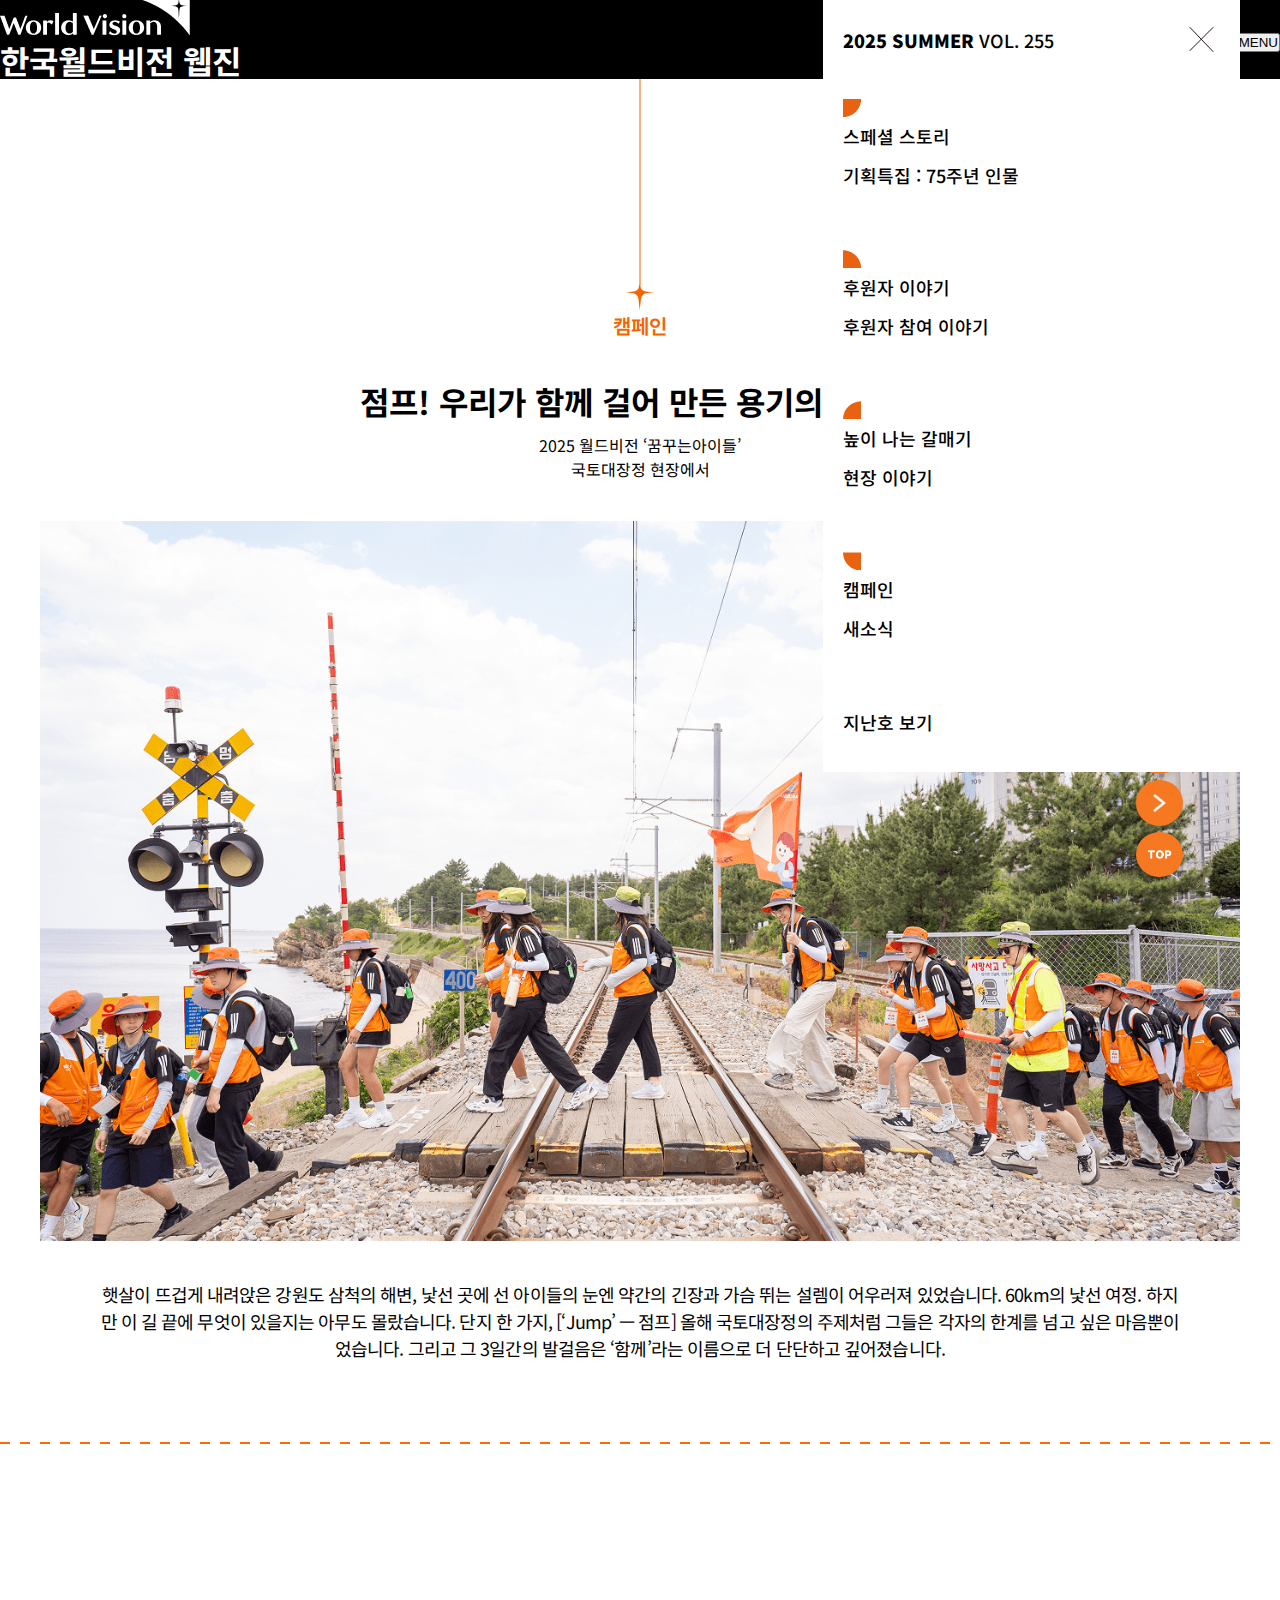
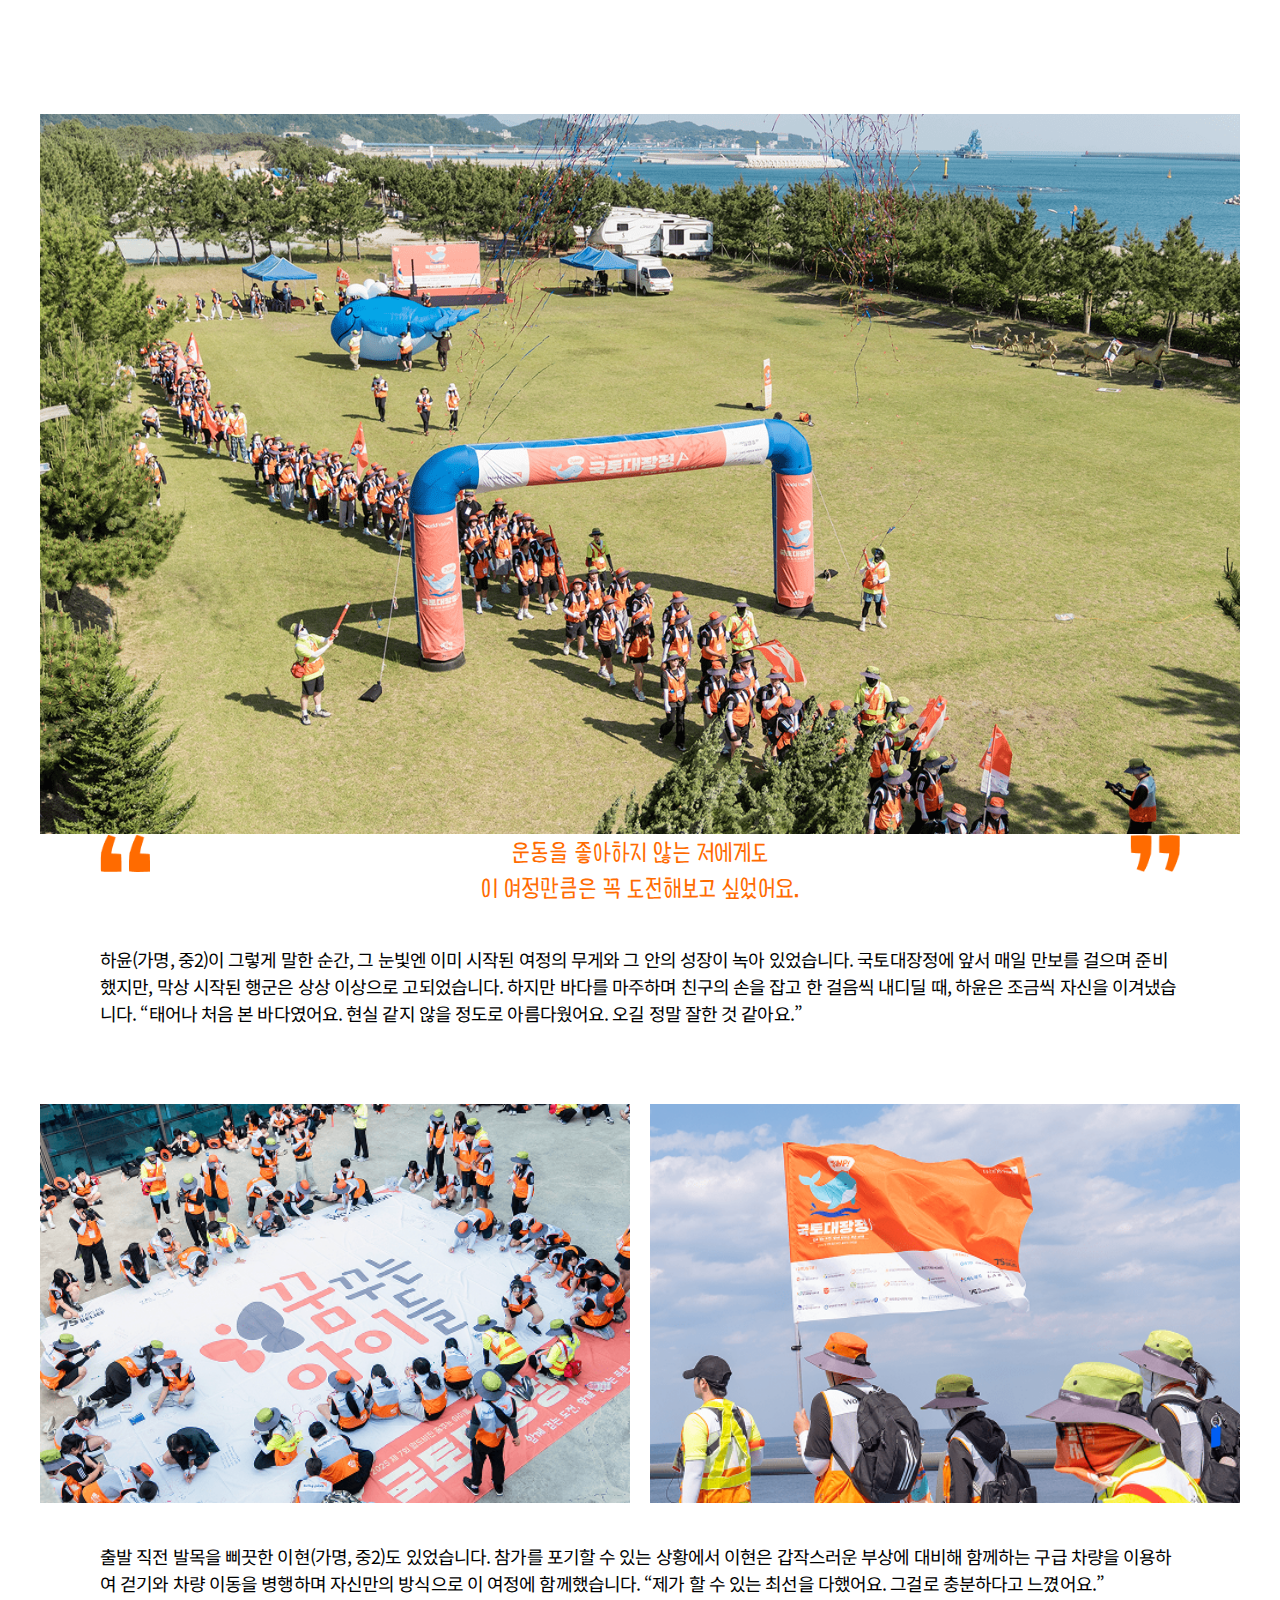
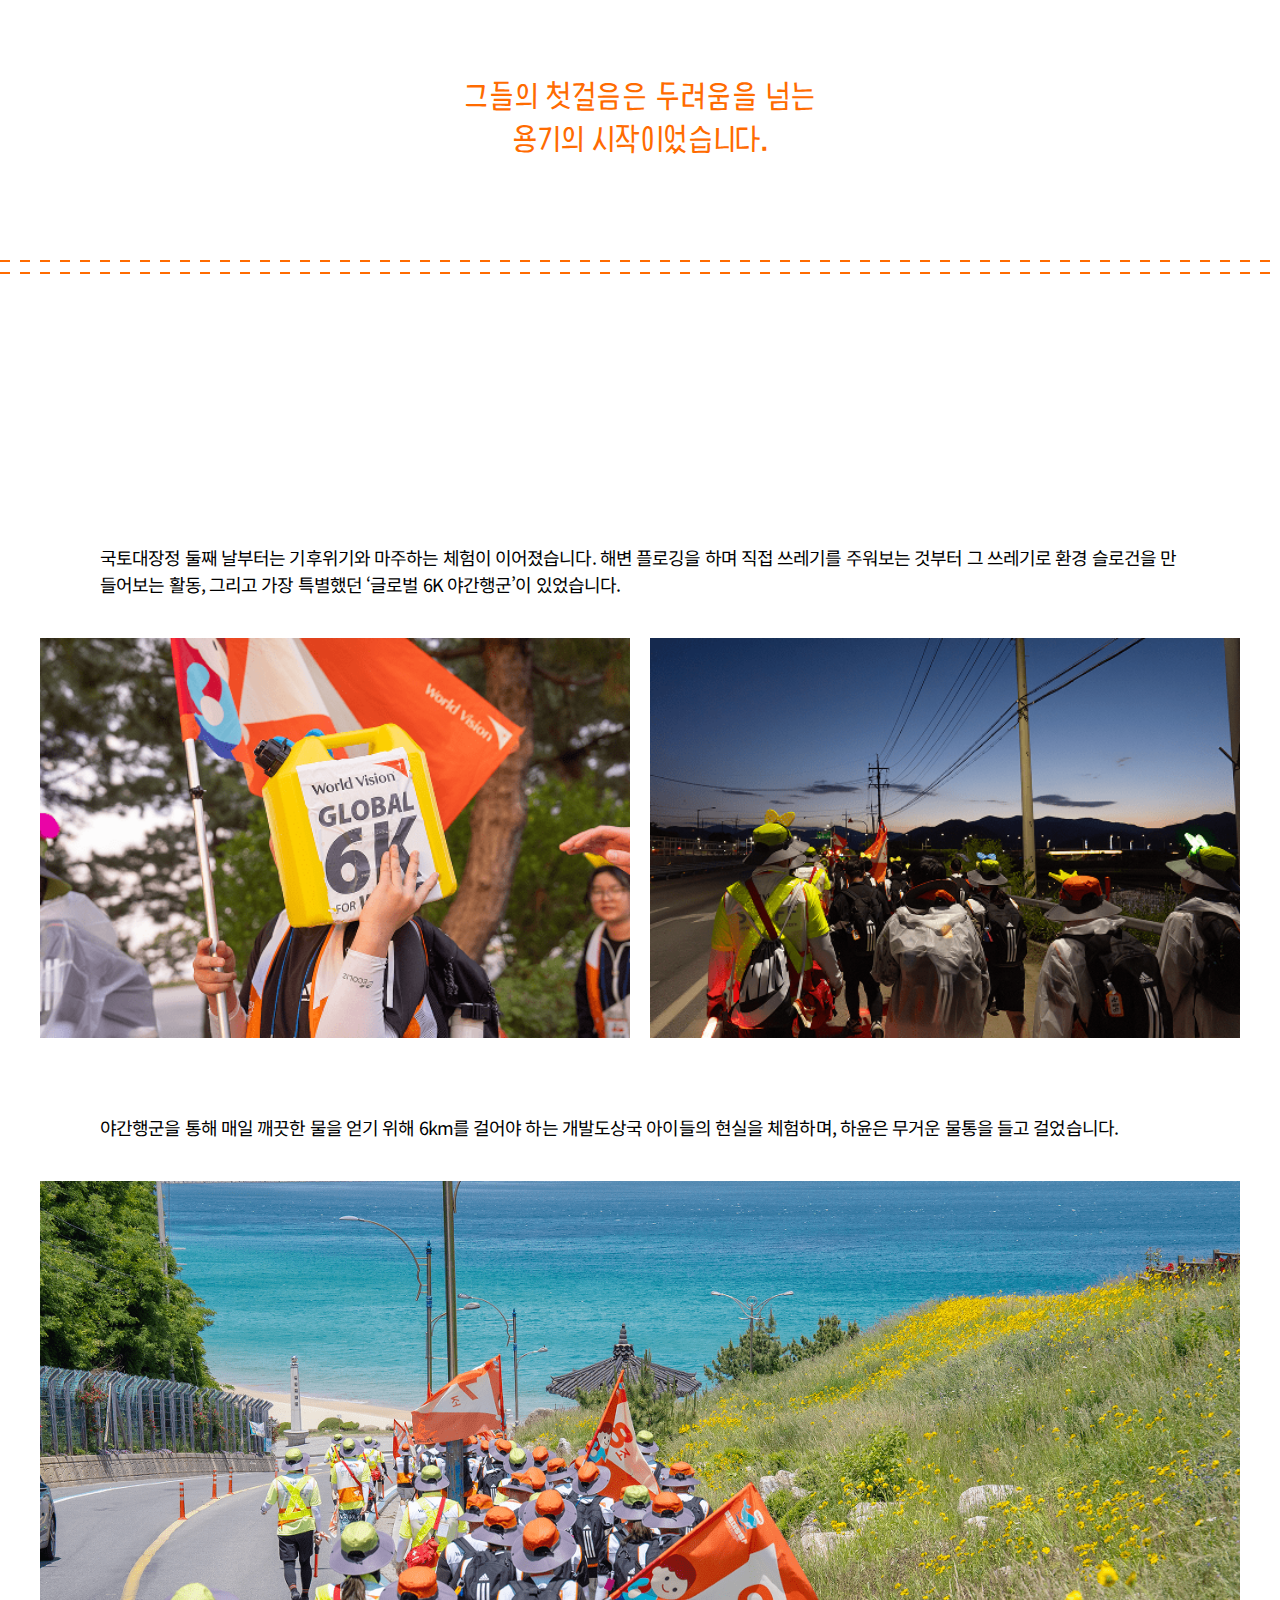
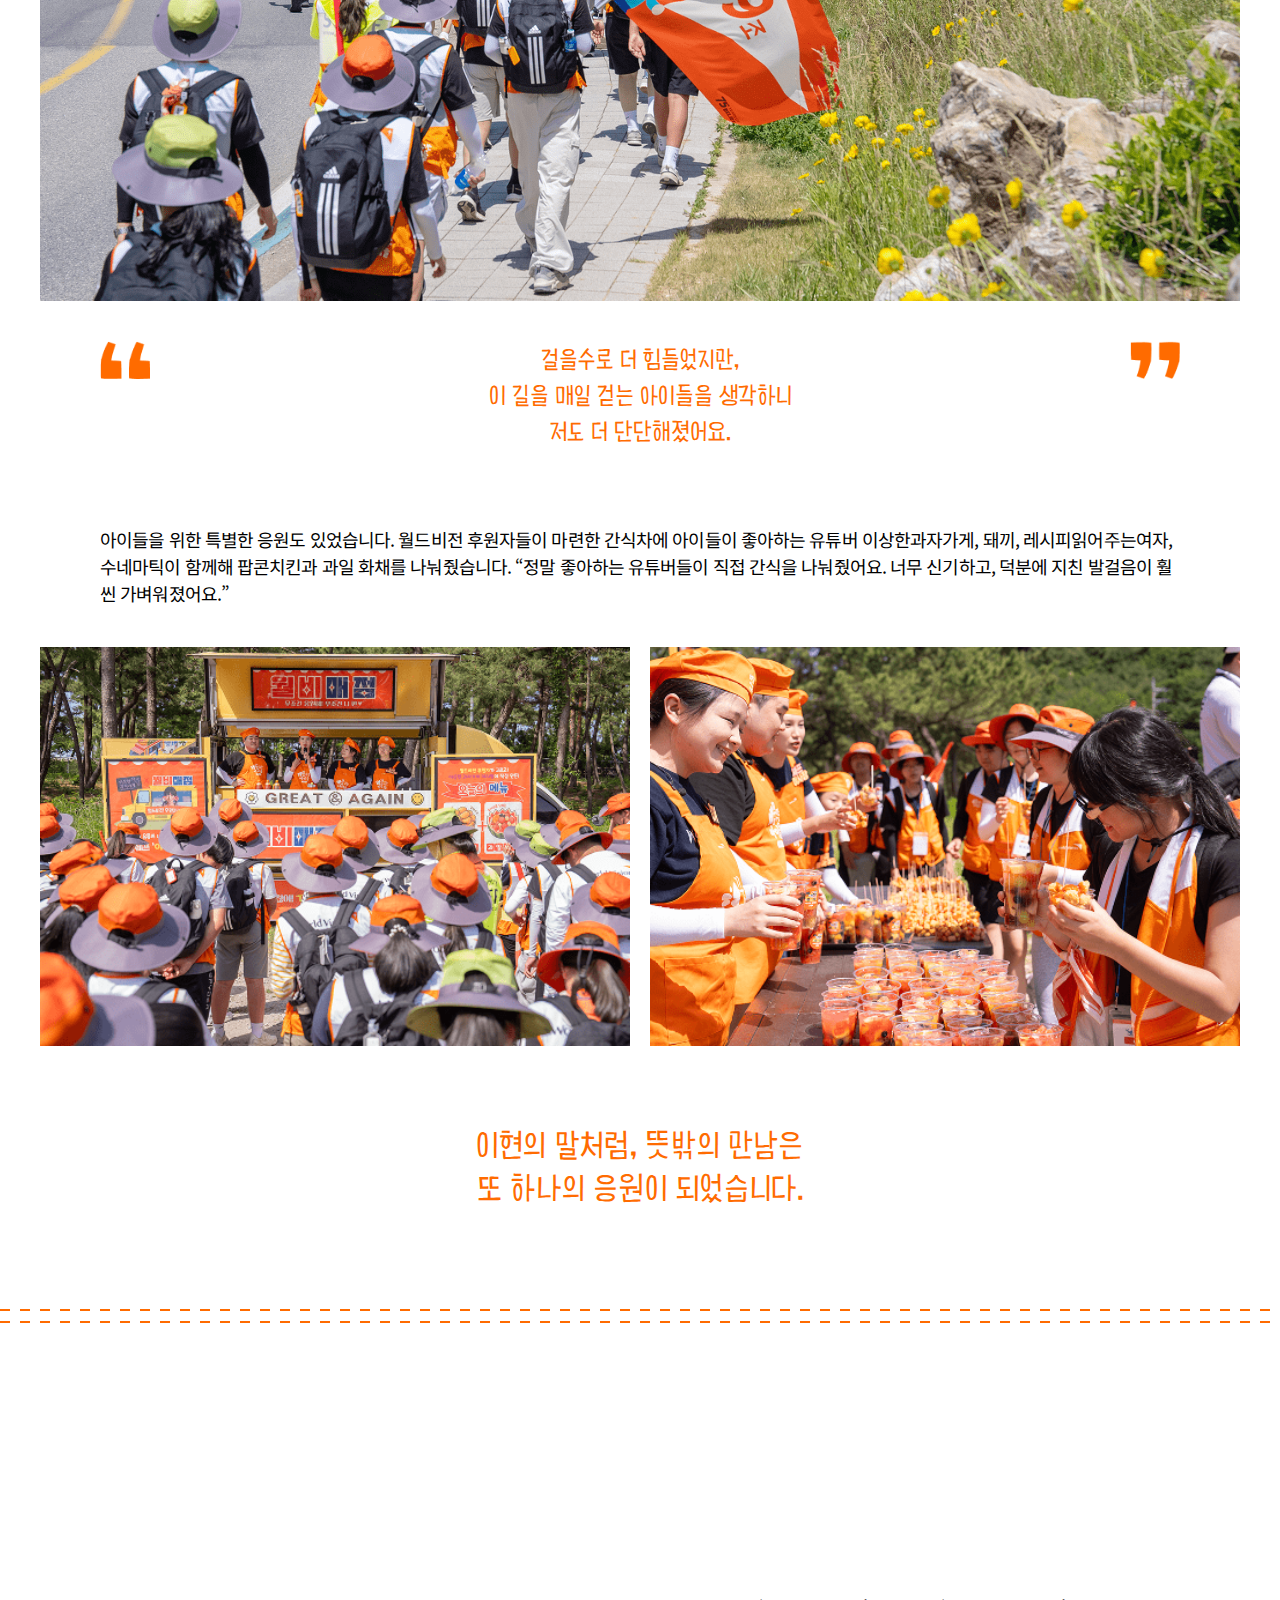
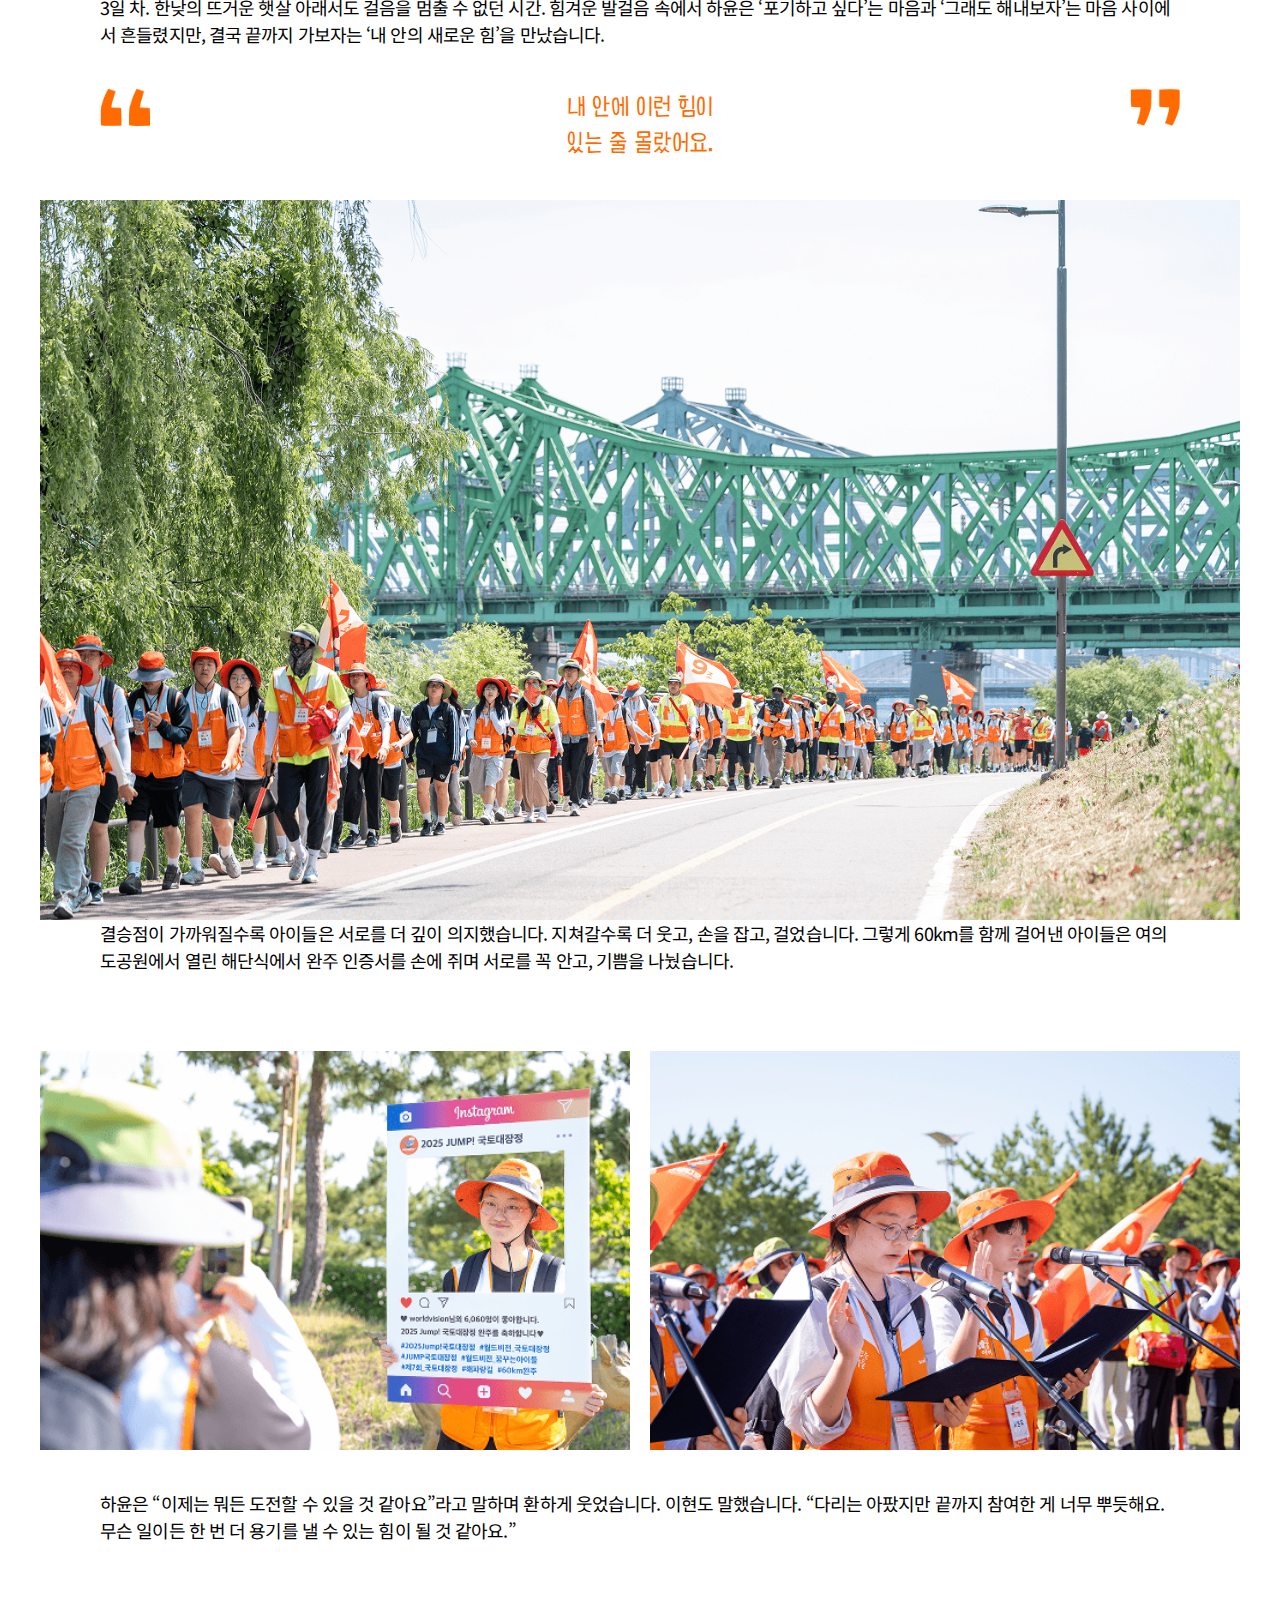
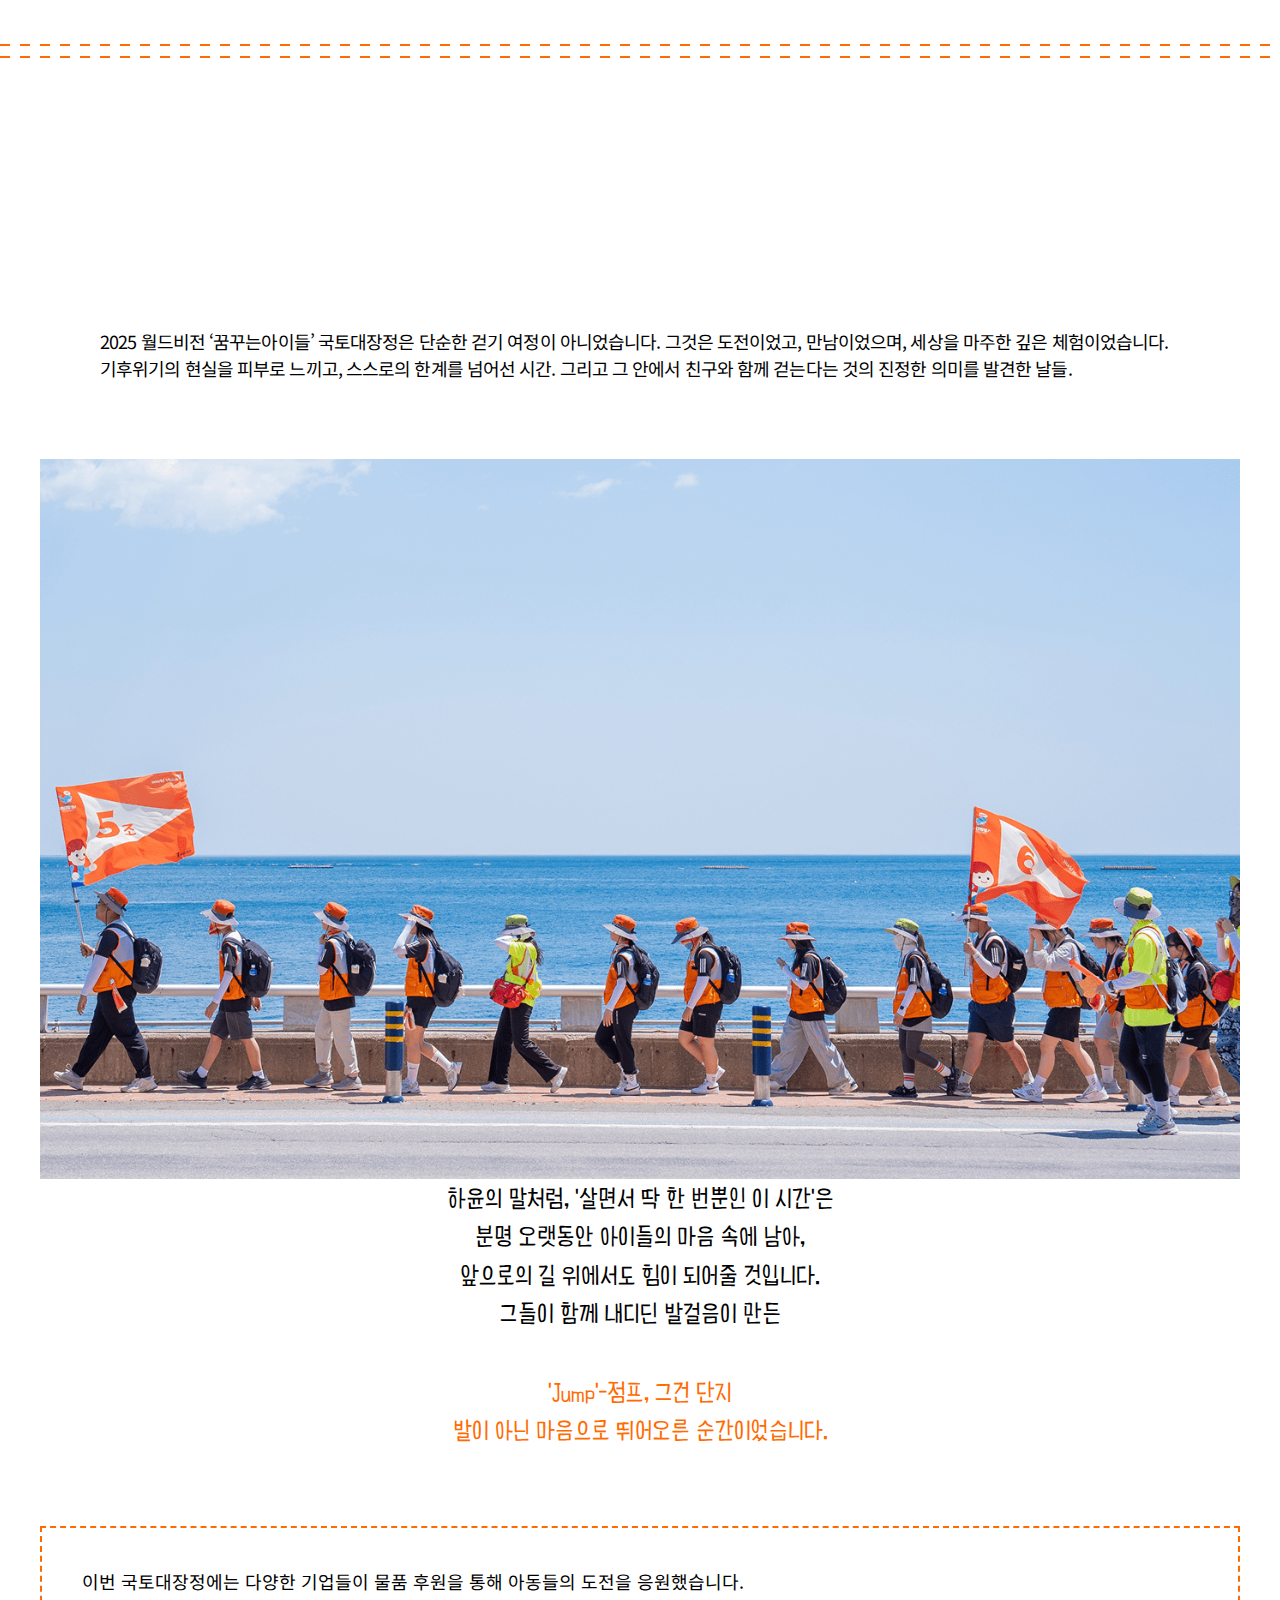
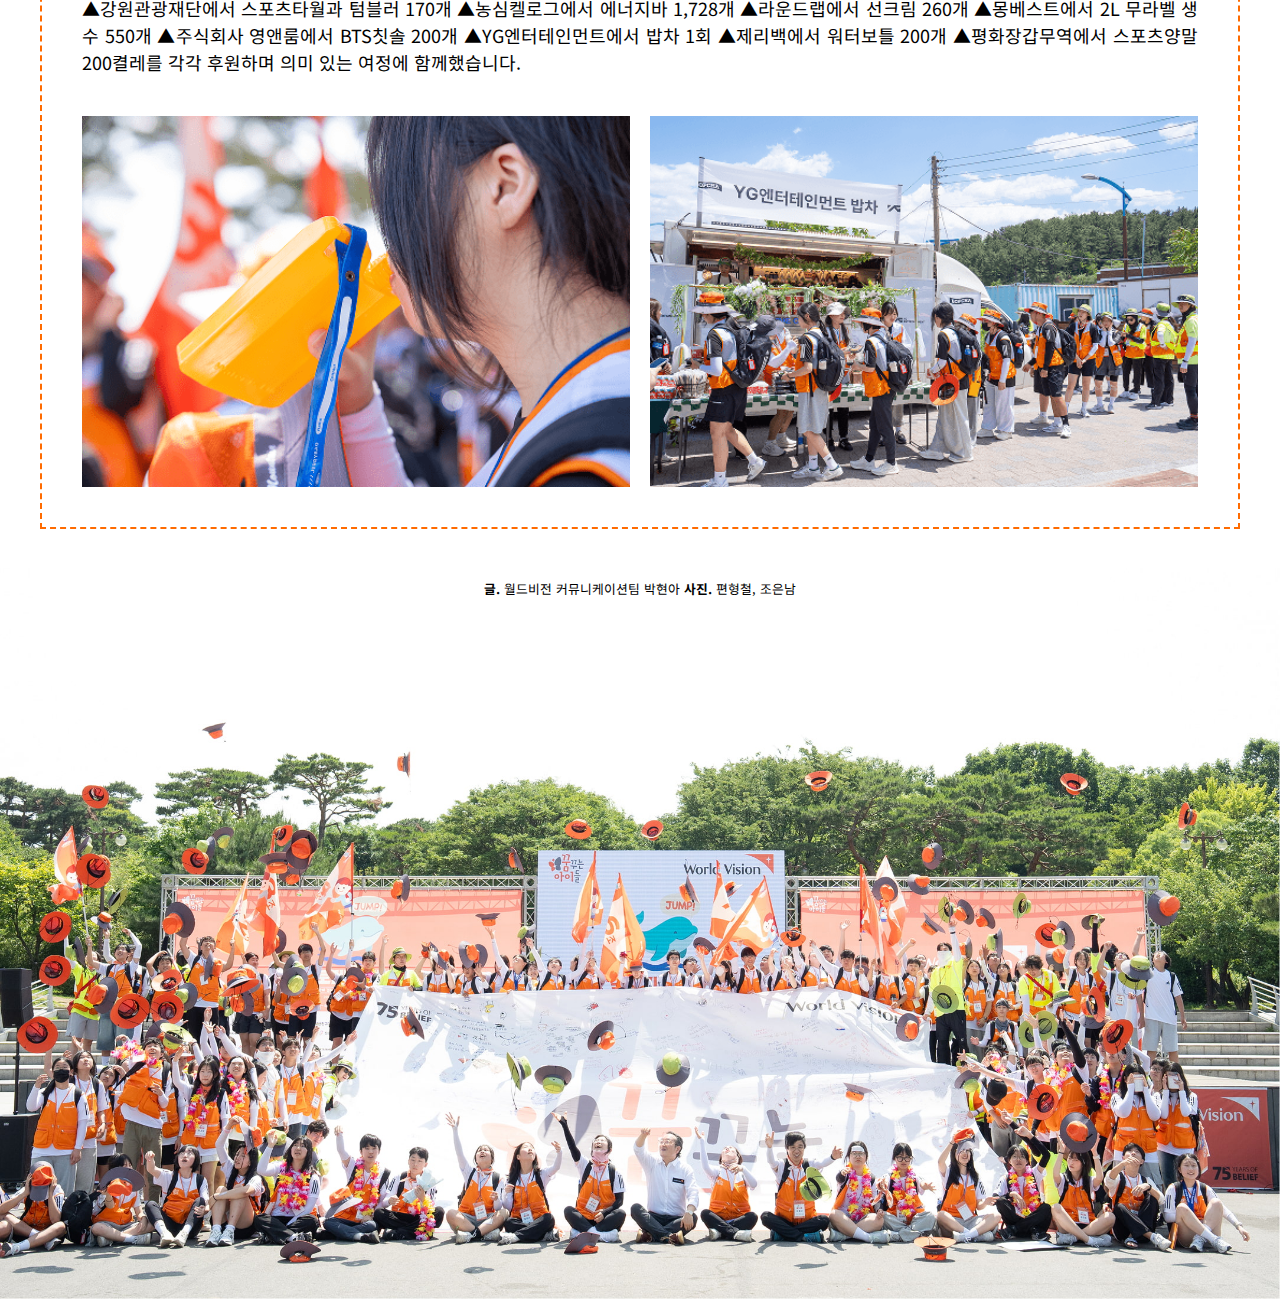
<file: static/webzine/campaign.html>
<!DOCTYPE html> 
<html lang="ko">
<head>
<meta http-equiv="Content-Type" content="text/html; charset=UTF-8">

<meta charset="utf-8">
<meta http-equiv="X-UA-Compatible" content="IE=edge">
<meta name="theme-color" content="#fff">
<meta name="viewport" content="width=device-width, initial-scale=1.0, minimum-scale=1.0, user-scalable=no">

<!-- SEO 정보 입력-->	
<title>한국월드비전 웹진 | 캠페인</title>
<meta name="description" content="한국월드비전은 지구촌 2억 명 어린이와 가족, 지역사회를 돕는 글로벌 NGO 입니다. 월드비전은 투명한 기부금을 약속합니다.">
<meta property="og:title" content="한국월드비전 웹진 | 캠페인">
<meta property="og:description" content="한국월드비전은 지구촌 2억 명 어린이와 가족, 지역사회를 돕는 글로벌 NGO 입니다. 월드비전은 투명한 기부금을 약속합니다.">
<meta property="og:image" content="https://www.worldvision.or.kr/static/images/common/logo.png">
<meta property="og:url" content="https://www.worldvision.or.kr/">
<link rel="canonical" href="//www.worldvision.or.kr">
<!-- //SEO 정보 입력 -->

<!-- 수정 불가 -->
<link rel="shortcut icon" href="https://www.worldvision.or.kr/static/images/common/favicon.ico">
<link type="text/css" rel="stylesheet" href="https://www.worldvision.or.kr/static/css/jquery-ui.min.css">
<link type="text/css" rel="stylesheet" href="https://www.worldvision.or.kr/static/css/swiper.min.css">
<link type="text/css" rel="stylesheet" href="https://www.worldvision.or.kr/static/css/common.css?v=20240226171940">
<link type="text/css" rel="stylesheet" href="https://www.worldvision.or.kr/static/css/main.css?v=20240226171940">
<link type="text/css" rel="stylesheet" href="https://www.worldvision.or.kr/static/css/sub.css?v=20240226171940">
<link type="text/css" rel="stylesheet" href="https://www.worldvision.or.kr/static/css/module.css?v=20240226171940">
<link type="text/css" rel="stylesheet" href="https://www.worldvision.or.kr/static/css/cmsModule.css">
<link type="text/css" rel="stylesheet" href="https://gb.worldvision.or.kr/resources/wvFrt/project/template/inc/wv-add.css">
<link href="https://fonts.googleapis.com/css?family=Noto+Sans+KR:100,300,400,500,700,900&display=swap&subset=korean" rel="stylesheet">
<script type="text/javascript" src="https://www.worldvision.or.kr/static/js/jquery-2.2.4.min.js"></script>
<script type="text/javascript" src="https://www.worldvision.or.kr/static/js/jquery-ui.min.js"></script>
<script type="text/javascript" src="https://www.worldvision.or.kr/static/js/jquery.nicescroll.min.js"></script>
<script type="text/javascript" src="https://www.worldvision.or.kr/static/js/swiper.min.js"></script>
<script type="text/javascript" src="https://www.worldvision.or.kr/static/js/in-view.js"></script>
<script type="text/javascript" src="https://www.worldvision.or.kr/static/js/ui.js"></script>
<script type="text/javascript" src="https://www.worldvision.or.kr/static/js/common/common.js?v=20240226171940"></script>
<script type="text/javascript" src="https://www.worldvision.or.kr/static/js/common.js?v=20240226171940"></script>
<script type="text/javascript" src="https://www.worldvision.or.kr/static/js/cmsModule.js"></script>
<script async="" src="https://script.hotjar.com/modules.3ba69200791f16077ba8.js" charset="utf-8"></script><script type="text/javascript" async="" src="https://googleads.g.doubleclick.net/pagead/viewthroughconversion/651132761/?random=1708935699077&amp;cv=11&amp;fst=1708935699077&amp;bg=ffffff&amp;guid=ON&amp;async=1&amp;gtm=45be42l0za200&amp;gcd=13l3l3l3l1&amp;dma=0&amp;u_w=1920&amp;u_h=1080&amp;url=https%3A%2F%2Fwww.worldvision.or.kr%2Fparticipate%2FchurchVisionSunday&amp;ref=https%3A%2F%2Fwww.worldvision.or.kr%2FworldVisionIntro%2FintroInfo&amp;hn=www.googleadservices.com&amp;frm=0&amp;tiba=%EB%B9%84%EC%A0%84%EC%A3%BC%EC%9D%BC%20%7C%20%EC%B0%B8%EC%97%AC%ED%95%98%EA%B8%B0%20-%20%EC%9B%94%EB%93%9C%EB%B9%84%EC%A0%84&amp;npa=0&amp;pscdl=noapi&amp;auid=1947791541.1708906766&amp;uaa=x86&amp;uab=64&amp;uafvl=Chromium%3B122.0.6261.69%7CNot(A%253ABrand%3B24.0.0.0%7CGoogle%2520Chrome%3B122.0.6261.69&amp;uamb=0&amp;uap=Windows&amp;uapv=10.0.0&amp;uaw=0&amp;fledge=1&amp;data=event%3Dgtag.config&amp;rfmt=3&amp;fmt=4"></script>

<link type="text/css" rel="stylesheet" href="https://gb.worldvision.or.kr/resources/wvFrt/project/template/microsite/css/mc-util.css">
<script type="text/javascript" src="https://gb.worldvision.or.kr/resources/wvFrt/project/template/microsite/js/header-util.js"></script>
<!-- //수정 불가-->

<!-- 추가 css js 입력 -->
<link rel="stylesheet" href="https://cdnjs.cloudflare.com/ajax/libs/animate.css/4.1.1/animate.min.css" />
<link rel="stylesheet" href="css/main.css" type="text/css">
<link rel="stylesheet" href="css/common.css" type="text/css">

<script defer type="text/javascript" src="js/pageCtrl.js"></script>
<script defer type="text/javascript" src="js/scrollMagic.js"></script>
</head>

<body>
    <!-- utility navigation -->
    <div data-include-path="https://gb.worldvision.or.kr/resources/wvFrt/project/template/microsite/inc/util-nav.html"></div>
    <!--// utility navigation -->


    <div id="wrap" class="campaign main">
        <header id="header">
            <!-- 상단 메뉴 -->
            <div class="header_wrap">
                <div class="logo">
                    <h1><a href="index.html"><img src="images/common/logo.png" alt="한국월드비전 웹진"><span class="hide">한국월드비전
                                웹진</span></a></h1>
                </div>
                <div class="vol_info pc_display">2025 SUMMER VOL. 255</div>
                <div class="vol_info mobile_display">VOL. 255</div>
                <div class="menu">
                    <button type="button">MENU</button>
                </div>
                <!-- <div class="angles mobile_display">
                    <img src="images/common/angle-down.svg" alt="아래로 펼치기" class="down">
                </div> -->
            </div> <!-- //상단 메뉴 -->
        </header>

        <!-- 전체 메뉴 팝업 -->
        <div class="my_gnb" id="my_gnb">
            <div class="gnb_wrap">
                <div class="mn_top">
                    <div class="vol_info"><span>2025 SUMMER</span> VOL. 255</div>
                    <div class="close_btn"><img src="images/common/menuClose.svg" alt="메뉴 닫기"></div>
                </div>
                <nav>
                    <ul class="gnb">
                        <li>
                            <ul class="lnb">
                                <li><a href="specialStory.html">스페셜 스토리</a></li>
                                <li><a href="character.html">기획특집 : 75주년 인물</a></li>
                            </ul>
                        </li>
                        <li>
                            <ul class="lnb">
                                <li><a href="patron.html">후원자 이야기</a></li>
                                <li><a href="participation.html">후원자 참여 이야기</a></li>
                            </ul>
                        </li>
                        <li>
                            <ul class="lnb">
                                <li><a href="seagull.html">높이 나는 갈매기</a></li>
                                <li><a href="siteStory.html">현장 이야기</a></li>
                            </ul>
                        </li>
                        <li>
                            <ul class="lnb">
                                <li><a href="campaign.html">캠페인</a></li>
                                <li><a href="news.html">새소식</a></li>
                            </ul>
                        </li>
                    </ul>
                </nav>
                <div class="btns">
                    <a href="https://www.worldvision.or.kr/informationCenter/letter">지난호 보기</a>
                </div>
            </div><!-- //gnb_wrap -->

            <script>
                $('.my_gnb .gnb_wrap').hide();

                $('.menu').click(function () {
                    $('.my_gnb').addClass('on');
                    $('.my_gnb .gnb_wrap').slideDown();
                });
                $('.close_btn').click(function () {
                    $('.my_gnb').removeClass('on');
                    $('.my_gnb .gnb_wrap').slideUp();
                });
            </script>
        </div>
        <div class="my_gnb02 mobile_display" id="my_gnb02">
            <div class="my_info02">
                <a href="javascript:void(0);" class="btn_myinfo02"><span class="hide">최상단 메뉴</span></a>
                <div class="my_lyr02">
                    <!--D:로그인 전 노출 메뉴-->
                    <ul>
                        <li><a href="/loginProcess/initLogin">로그인</a></li>
                        <li><a href="/membership/initMembership?openYn=Y">회원가입</a></li>
                        <li><a href="/a/light_util" class="btn_type btn_size btn_bg_orange"><span>후원하기</span></a></li>
                    </ul>
                    <!--D:로그인 후 노출 메뉴-->
                    <ul>
                        <li><span class="name">월드비전</span>님</li>
                        <li class="btn_area"><a href="/a/light_util"
                                class="btn_type btn_size btn_bg_orange"><span>후원하기</span></a></li>
                        <li class="divide"><a
                                href="javascript:loading_open_hreflink('https://my.worldvision.or.kr', '1');">마이월드비전</a>
                        </li>
                        <li><a href="/loginProcess/logout">로그아웃</a></li>
                    </ul>
                </div>
            </div>
        </div>
        <script>
            $('.my_gnb02').hide();
            $('.angles').click(function () {
                $('.my_gnb02').toggle();
            });
        </script> <!-- // 전체 메뉴 팝업 -->

        <!-- 콘텐츠 -->
        <main id="container" class="main-wrap subType1">
            <div class="top-arrow">
                <div class="arrow-container">
                    <picture>
                        <source srcset="images/common/arrowMob.svg" media="(max-width: 767px)">
                        <img class="arrow-img animate__animated animate__fadeInDown" src="images/common/arrow.png" alt="화살표 이미지 아래로">
                    </picture>
                    <span class="arrow-title fw-6 animate__animated animate__zoomIn">캠페인</span>
                </div>
            </div>
            <!-- 본문시작 -->
            <div class="sub-content-section campaign">

                <div class="content-wrap">

                    <div class="content">
                        <!-- 상단문구 -->
                        <div class="intro mt-4">
                            <h2 class="intro-title">점프! <br class="mob-br"/>우리가 함께 걸어 만든<br class="mob-br"/> 용기의 60km</h2>
                            <div class="summary">
                                2025 월드비전 ‘꿈꾸는아이들’ <br class="mob360"/>국토대장정 현장에서
                            </div>
                            <div class="mt-4 mb-4">
                                <img class="img" src="images/campaign/01-crossRailway.jpg" alt="'꿈꾸는 아이들' 국토대장정팀이 깃발을 들고 기찻길을 건너는 사진" >
                            </div>
                            <div class="description mt-4 tc">
                                햇살이 뜨겁게 내려앉은 강원도 삼척의 해변, 낯선 곳에 선 아이들의 눈엔 약간의 긴장과 가슴 뛰는 설렘이 어우러져 있었습니다. 60km의 낯선 여정. 하지만 이 길 끝에 무엇이 있을지는 아무도 몰랐습니다. 단지 한 가지, [‘Jump’ — 점프] 올해 국토대장정의 주제처럼 그들은 각자의 한계를 넘고 싶은  마음뿐이었습니다. 그리고 그 3일간의 발걸음은 ‘함께’라는 이름으로 더 단단하고 깊어졌습니다.
                            </div>
                        </div>

                        <div class="dashed-line"></div>
                        <!-- 1 -->
                        <div class="section-sub one">
                            <div class="title-wrap animate-on-scroll">
                                <div class="btn01">1일차</div>
                                <div class="title bunpil">처음 내디딘 용기, 처음 만난 나</div>
                            </div>
                            <div class="semi-wrap">
                                <div class="mt-4 mb-4">
                                    <img class="img" src="images/campaign/02-start.jpg" alt="'꿈꾸는 아이들' 국토대장정팀이 행군을 시작하는 사진" >
                                </div>
                                <div class="flex-bigMark mb-4">
                                    <img class="mark" src="images/specialStory/bigMarkL.png" alt="">
                                    <div class="point-box-small">
                                        운동을 좋아하지 않는 저에게도 <br/> 이 여정만큼은 꼭 도전해보고 싶었어요.
                                    </div>
                                    <img class="mark" src="images/specialStory/bigMarkR.png" alt="">
                                </div>
                            </div>
                            <div class="description mt-4 one">
                                하윤(가명, 중2)이 그렇게 말한 순간, 그 눈빛엔 이미 시작된 여정의 무게와 그 안의 성장이 녹아 있었습니다. 국토대장정에 앞서 매일 만보를 걸으며 준비했지만, 막상 시작된 행군은 상상 이상으로 고되었습니다. 하지만 바다를 마주하며 친구의 손을 잡고 한 걸음씩 내디딜 때, 하윤은 조금씩 자신을 이겨냈습니다. “태어나 처음 본 바다였어요. 현실 같지 않을 정도로 아름다웠어요. 오길 정말 잘한 것 같아요.”
                            </div>
                            <div class="double-wrap mt-100">
                                <div class="img-double ">
                                    <img src="images/campaign/03-1-signBanner.jpg" alt="'꿈꾸는 아이들' 국토대장정팀이 현수막에 서명하는 사진" >
                                    <img src="images/campaign/03-2-flag.jpg" alt="'꿈꾸는 아이들' 국토대장정팀이 배를 타고 깃발을 들고 있는 사진" >
                                </div>
                                <div class="description mt-4">출발 직전 발목을 삐끗한 이현(가명, 중2)도 있었습니다. 참가를 포기할 수 있는 상황에서 이현은 갑작스러운 부상에 대비해 함께하는 구급 차량을 이용하여 걷기와 차량 이동을 병행하며 자신만의 방식으로 이 여정에 함께했습니다. “제가 할 수 있는 최선을 다했어요. 그걸로 충분하다고 느꼈어요.”</div>
                            </div>
                            <div class="point-box mt-100">
                                그들의 첫걸음은 두려움을 넘는<br/>용기의 시작이었습니다.
                            </div>
                        </div>
                        

                        <div class="dashed-line mb-1"></div>
                        <div class="dashed-line"></div>

                        <!-- 2 -->
                        <div class="section-sub two">
                            <div class="title-wrap animate-on-scroll">
                                <div class="btn01">2일차</div>
                                <div class="title bunpil">기후위기의 현장에서 배운 것들</div>
                            </div>
                            <div class="description mt-4">
                                국토대장정 둘째 날부터는 기후위기와 마주하는 체험이 이어졌습니다. 해변 플로깅을 하며 직접 쓰레기를 주워보는 것부터 그 쓰레기로 환경 슬로건을 만들어보는 활동, 그리고 가장 특별했던 ‘글로벌 6K 야간행군’이 있었습니다.
                            </div>
                            <div class="double-wrap mt-4">
                                <div class="img-double">
                                    <img src="images/campaign/04-1-global6K.jpg" alt="'꿈꾸는 아이들' 국토대장정, 둘째날에 매일 깨끗한 물을 얻기 위해 6km를 걸어야 하는 개발도상국 아이들의 현실을 체험하기 위해 무거운 물통을 들고 행군하는 하윤의 모습" >
                                    <img src="images/campaign/04-2-global6K.jpg" alt="'꿈꾸는 아이들' 국토대장정팀이 밤에 '글로벌 6K 야간행군'을 진행하는 모습" >
                                </div>
                            </div>
                            <div class="description mt-100 two">
                                야간행군을 통해 매일 깨끗한 물을 얻기 위해 6km를 걸어야 하는 개발도상국 아이들의 현실을 체험하며, 하윤은 무거운 물통을 들고 걸었습니다.
                            </div>
                            <div class="semi-wrap mt-4">
                                <img class="img " src="images/campaign/05-walkSea.jpg" alt="'꿈꾸는 아이들' 국토대장정팀이 깃발을 들고 모자를 쓰고 배낭을 매고 바다가 보이는 곳으로 이동하는 모습" >
                            </div>                            
                            <div class="flex-bigMark mt-4">
                                <img class="mark" src="images/specialStory/bigMarkL.png" alt="">
                                <div class="point-box-small">
                                    걸을수로 더 힘들었지만, <br/> 이 길을 매일 걷는 아이들을 생각하니 <br/> 저도 더 단단해졌어요.
                                </div>
                                <img class="mark" src="images/specialStory/bigMarkR.png" alt="">
                            </div>                            
                            <div class="description mt-100">
                                아이들을 위한 특별한 응원도 있었습니다. 월드비전 후원자들이 마련한 간식차에 아이들이 좋아하는 유튜버 이상한과자가게, 돼끼, 레시피읽어주는여자, 수네마틱이 함께해 팝콘치킨과 과일 화채를 나눠줬습니다. “정말 좋아하는 유튜버들이 직접 간식을 나눠줬어요. 너무 신기하고, 덕분에 지친 발걸음이 훨씬 가벼워졌어요.”
                            </div>                               
                            <div class="double-wrap mt-4">
                                <div class="img-double">
                                    <img src="images/campaign/06-1-foodTruck.jpg" alt="'꿈꾸는 아이들' 국토대장정에 월드비전 후원자들이 마련한 간식차 '월비매점'이 오픈하는 모습" >
                                    <img src="images/campaign/06-2-foodTruck.jpg" alt="'꿈꾸는 아이들' 국토대장정팀을 위해 유튜버 이상한과자가게, 돼끼, 레시피읽어주는여자, 수네마틱이 팝콘치킨, 과일 화채를 나눠주는 사진" >
                                </div>
                            </div>
                            <div class="point-box mt-100"> 
                                이현의 말처럼, 뜻밖의 만남은 <br/> 또 하나의 응원이 되었습니다.
                            </div>
                        </div>

                        <div class="dashed-line mb-1"></div>
                        <div class="dashed-line"></div>

                        <!-- 3 -->
                        <div class="section-sub three">
                            <div class="title-wrap animate-on-scroll">
                                <div class="btn01">3일차</div>
                                <div class="title bunpil">한계를 넘어, 나를 만나는 시간</div>
                            </div>
                            <div class="description mt-4 three">
                                3일 차. 한낮의 뜨거운 햇살 아래서도 걸음을 멈출 수 없던 시간. 힘겨운 발걸음 속에서 하윤은 ‘포기하고 싶다’는 마음과 ‘그래도 해내보자’는 마음 사이에서 흔들렸지만, 결국 끝까지 가보자는 ‘내 안의 새로운 힘’을 만났습니다.
                            </div>
                            <div class="flex-bigMark mt-4">
                                <img class="mark" src="images/specialStory/bigMarkL.png" alt="">
                                <div class="point-box-small">내 안에 이런 힘이 <br/> 있는 줄 몰랐어요.
                                </div>
                                <img class="mark" src="images/specialStory/bigMarkR.png" alt="">
                            </div>
                            <div class="mt-4 mb-4">
                                <img class="img" src="images/campaign/07-walk.jpg" alt="'꿈꾸는 아이들' 국토대장정팀이 깃발을 들고 이동하는 모습" >
                            </div>
                            <div class="description three">
                                결승점이 가까워질수록 아이들은 서로를 더 깊이 의지했습니다. 지쳐갈수록 더 웃고, 손을 잡고, 걸었습니다. 그렇게 60km를 함께 걸어낸 아이들은 여의도공원에서 열린 해단식에서 완주 인증서를 손에 쥐며 서로를 꼭 안고, 기쁨을 나눴습니다.
                            </div>
                            <div class="double-wrap mt-100">
                                <div class="img-double">
                                    <img src="images/campaign/08-1-photo.jpg" alt="'꿈꾸는 아이들' 인스타 홍보 사진틀을 들고 촬영하는 모습" >
                                    <img src="images/campaign/08-2-declare.jpg" alt="'꿈꾸는 아이들' 국토대장정팀이 선언하는 모습" >
                                </div>
                            </div>
                            <div class="description mt-4">
                                하윤은 “이제는 뭐든 도전할 수 있을 것 같아요”라고 말하며 환하게 웃었습니다. 이현도 말했습니다. “다리는 아팠지만 끝까지 참여한 게 너무 뿌듯해요. 무슨 일이든 한 번 더 용기를 낼 수 있는 힘이 될 것 같아요.”
                            </div>
                        </div>

                        <div class="dashed-line mb-1"></div>
                        <div class="dashed-line"></div>

                        <!-- 4 -->
                        <div class="section-sub four">
                            <div class="title-wrap animate-on-scroll">
                                <div class="btn01">JUMP</div>
                                <div class="title bunpil">함께 걸어 만든 성장의 시간</div>
                            </div>
                            <div class="description mt-4 four">
                                2025 월드비전 ‘꿈꾸는아이들’ 국토대장정은 단순한 걷기 여정이 아니었습니다. 그것은 도전이었고, 만남이었으며, 세상을 마주한 깊은 체험이었습니다. 기후위기의 현실을 피부로 느끼고, 스스로의 한계를 넘어선 시간. 그리고 그 안에서 친구와 함께 걷는다는 것의 진정한 의미를 발견한 날들.
                            </div>
                            <div class="mt-100 mb-4">
                                <img class="img" src="images/campaign/09-walk.jpg" alt="'꿈꾸는 아이들' 국토대장정팀이 깃발을 들고 바다가 보이는 도로 옆을 지나가는 모습" >
                            </div>                            
                            <div class="black-text"> 
                                하윤의 말처럼, '살면서 딱 한 번뿐인 이 시간'은  
                                <br/> 분명 오랫동안 아이들의 마음 속에 남아, 
                                <br/> 앞으로의 길 위에서도 힘이 되어줄 것입니다.
                                <br/> 그들이 함께 내디딘 발걸음이 만든
                            </div>
                            <div class="orange-text"> 
                                'Jump'-점프, 그건 단지  
                                <br/> 발이 아닌 마음으로 뛰어오른 순간이었습니다.
                            </div>
                            <div class="dash-wrap mt-100">
                                <div class="report">이번 국토대장정에는 다양한 기업들이 물품 후원을 통해 아동들의 도전을 응원했습니다.<br/>
                                    ▲강원관광재단에서 스포츠타월과 텀블러 170개 ▲농심켈로그에서 에너지바 1,728개 ▲라운드랩에서 선크림 260개 ▲몽베스트에서 2L 무라벨 생수 550개 ▲주식회사 영앤룸에서 BTS칫솔 200개 ▲YG엔터테인먼트에서 밥차 1회 ▲제리백에서 워터보틀 200개 ▲평화장갑무역에서 스포츠양말 200켤레를 각각 후원하며 의미 있는 여정에 함께했습니다.
                                </div>
                                <div class="img-double">
                                    <img src="images/campaign/10-1-drinkWater.jpg" alt="▲강원관광재단에서 후원한 텀블러로 물을 마시고 있는 한 아이의 모습" >
                                    <img src="images/campaign/10-2-YGFoodTruck.jpg" alt="▲YG엔터테인먼트에서 후원한 밥차로 식사를 받고 있는 국토대장점팀의 모습" >
                                </div>
                            </div>
                        </div>

                        <div class="description2"><span class="fw-7">글.</span> 월드비전 커뮤니케이션팀 박현아  <br class="mob-br"/><span class="fw-7">사진. </span>편형철, 조은남</div>

                    </div>
                    
                    

                    <!-- 하단 -->
                    <img class="full-bleed-img" src="images/campaign/img11.jpg" alt="'꿈꾸는 아이들' 국토대장정팀이 해단식에서 서명한 현수막을 들고 모자를 던지며 축하하는 모습" >
                </div>
                


            </div>

        </main>



        <!-- page ctrl -->
        <div class="pagination">
            <a id="homePage" href="index.html"><img src="images/common/homeButton.png" alt="월드비전 웹진 홈 바로가기"></a>
            <!-- <button id="prevPage"><img src="images/common/prevButton.png" alt="월드비전 웹진 이전 기사로 이동하기"></button> -->
            <a id="nextPage" href="news.html"><img src="images/common/nextButton.png" alt="월드비전 웹진 다음 기사로 이동하기"></a>
            <a class="scroll-button" onclick="scrollToTop()" id="upPage"><img src="images/common/topButton.png" alt="월드비전 웹진 상단으로 이동하기"></a>
        </div> <!-- //page ctrl -->


        <!-- 플로팅 버튼 -->
        <div id="floating">
        </div>
        <!-- //플로팅 버튼 -->
    </div>


    <!-- footer -->
    <div data-include-path="https://gb.worldvision.or.kr/resources/wvFrt/project/template/inc/footer.html"></div>
    <!-- //footer -->

    <script>
        window.addEventListener('load', function () {
            var allElements = document.getElementsByTagName('*');
            Array.prototype.forEach.call(allElements, function (el) {
                var includePath = el.dataset.includePath;
                if (includePath) {
                    var xhttp = new XMLHttpRequest();
                    xhttp.onreadystatechange = function () {
                        if (this.readyState == 4 && this.status == 200) {
                            el.outerHTML = this.responseText;
                        }
                    };
                    xhttp.open('GET', includePath, true);
                    xhttp.send();
                }
            });
        }); 


    </script>
        
</body>

</html>
</file>
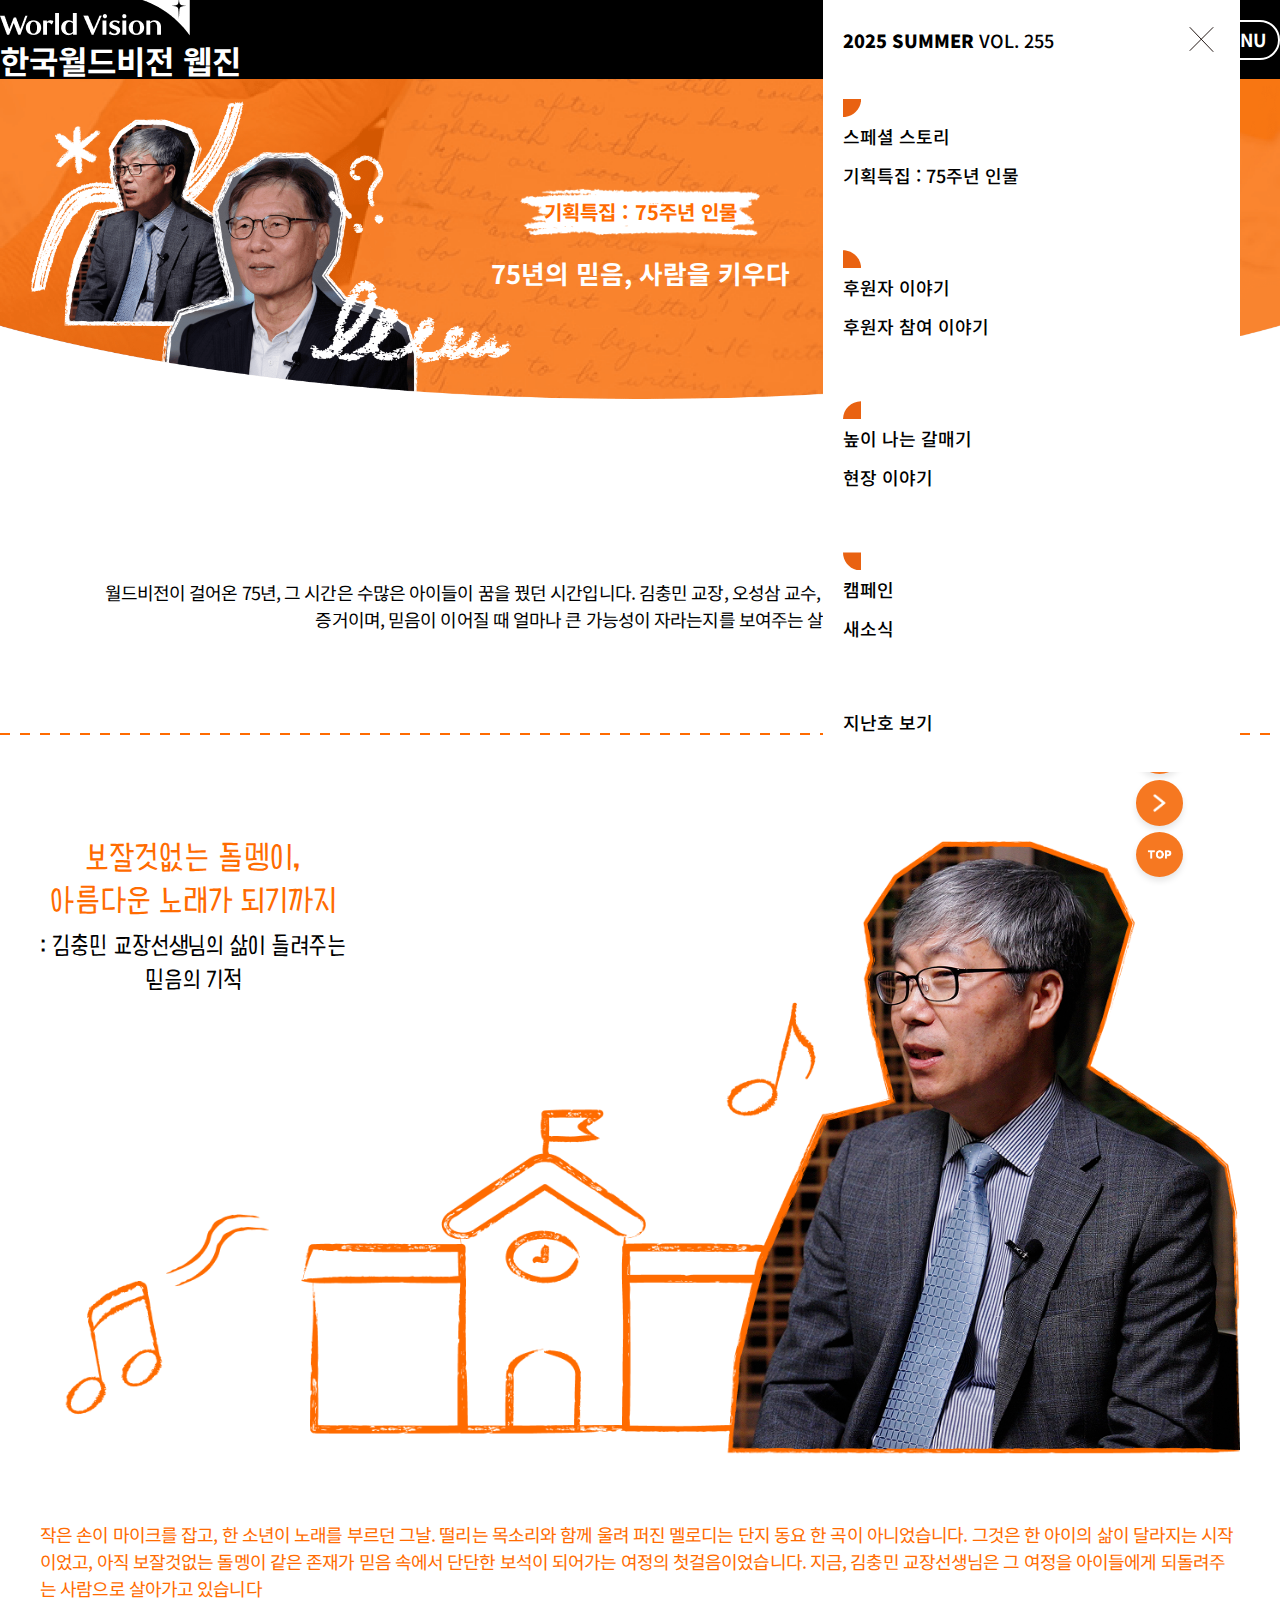
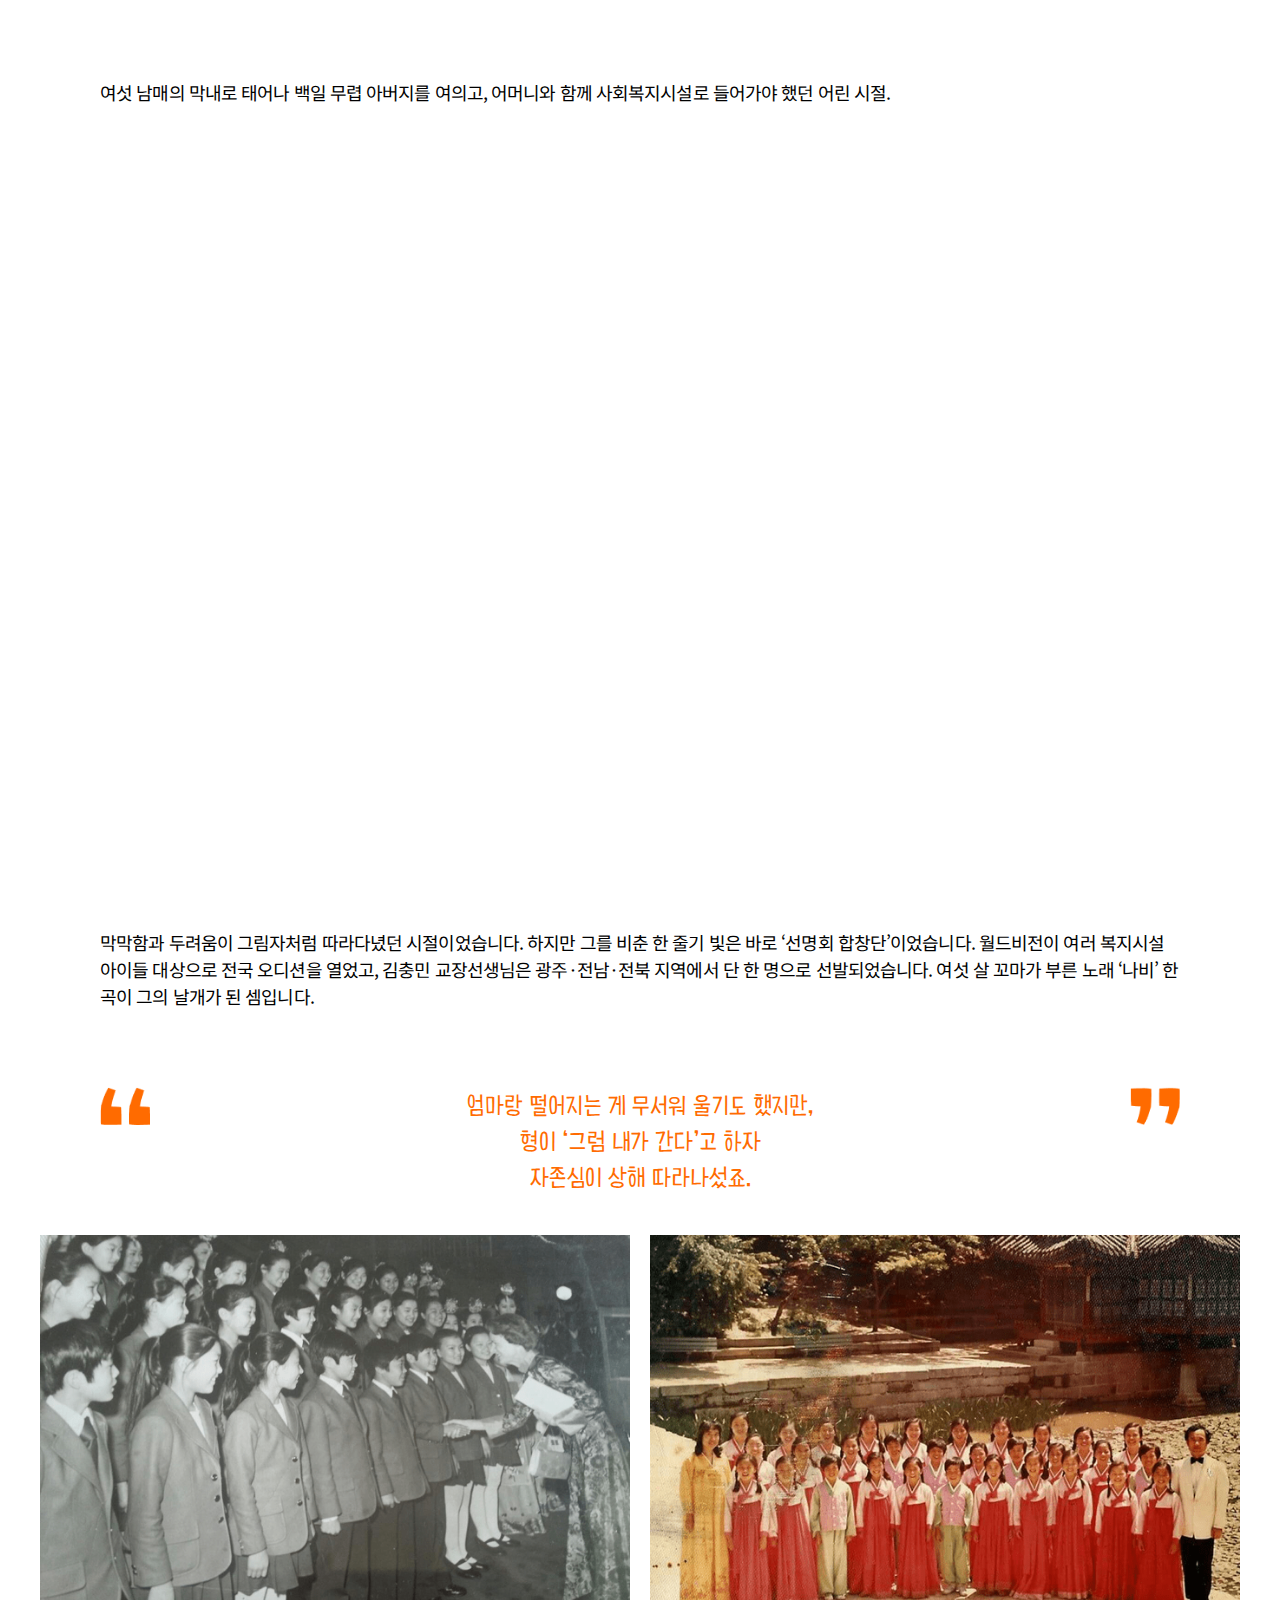
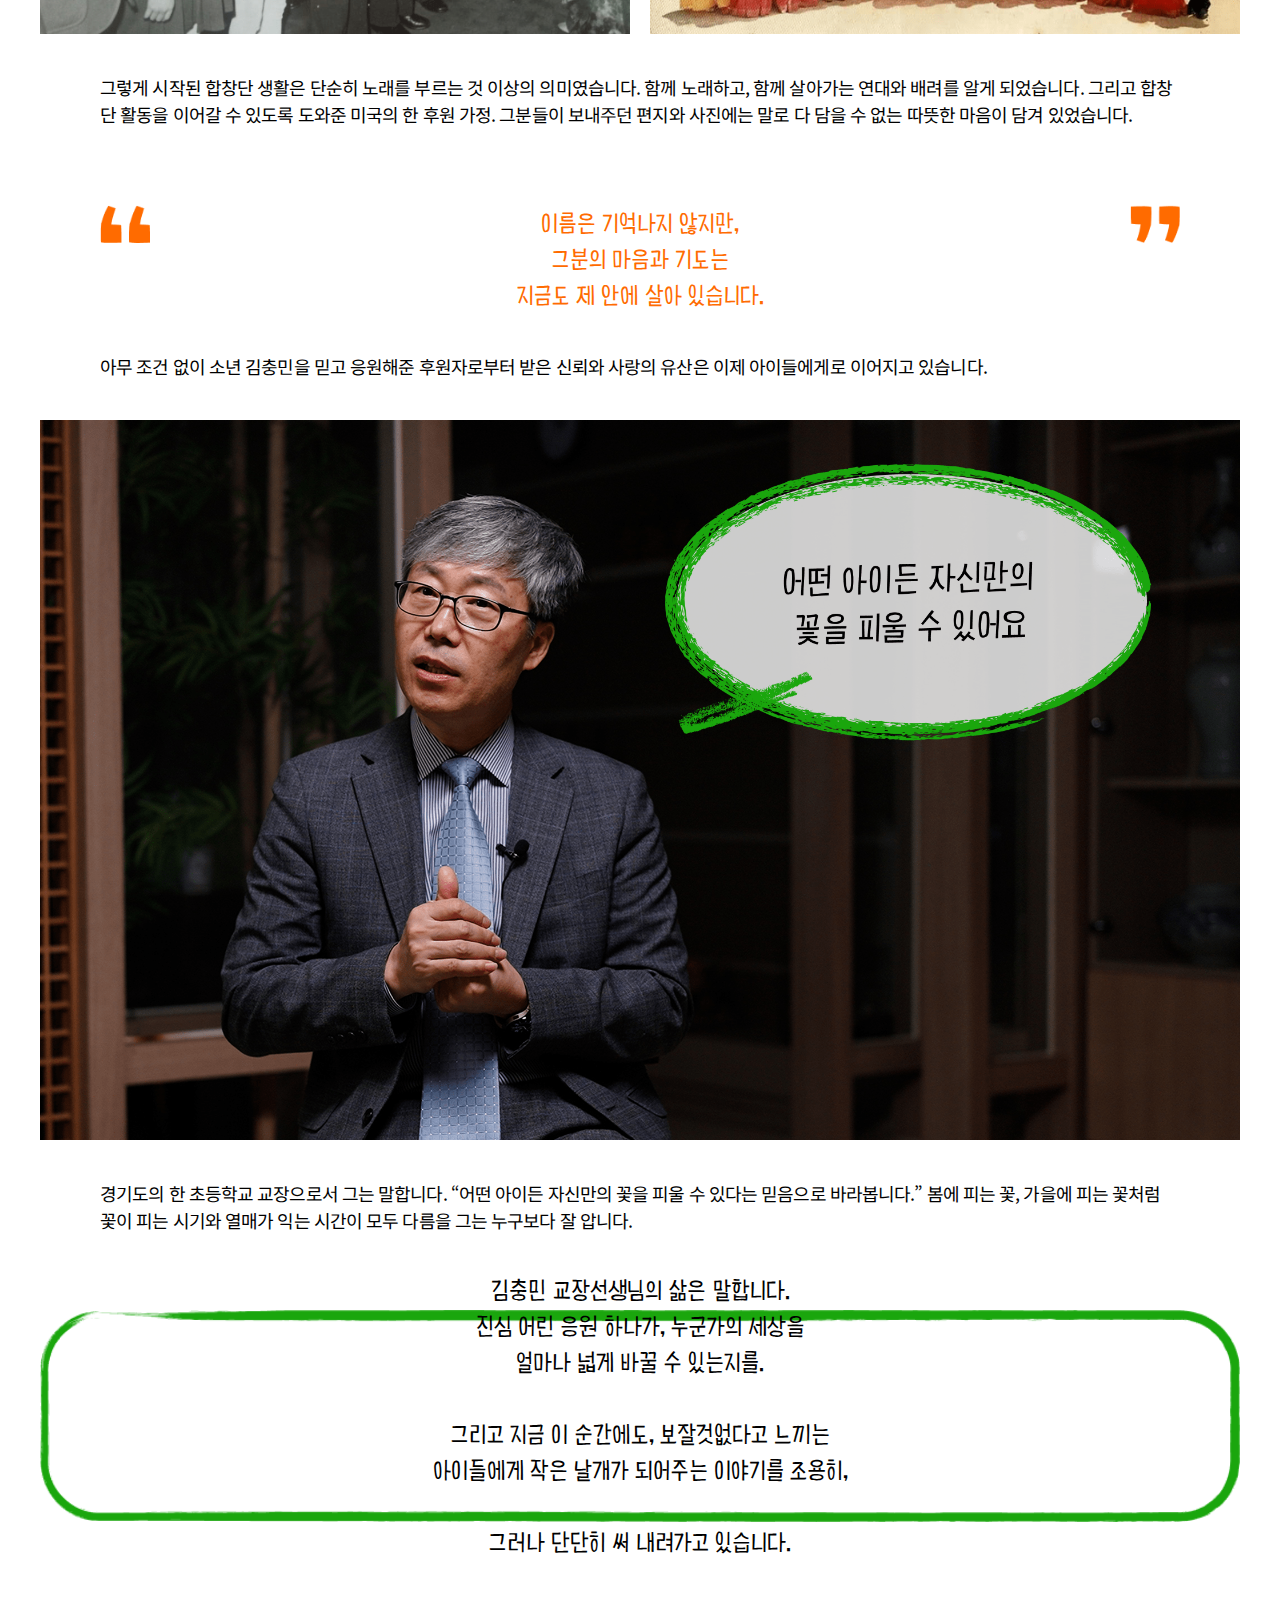
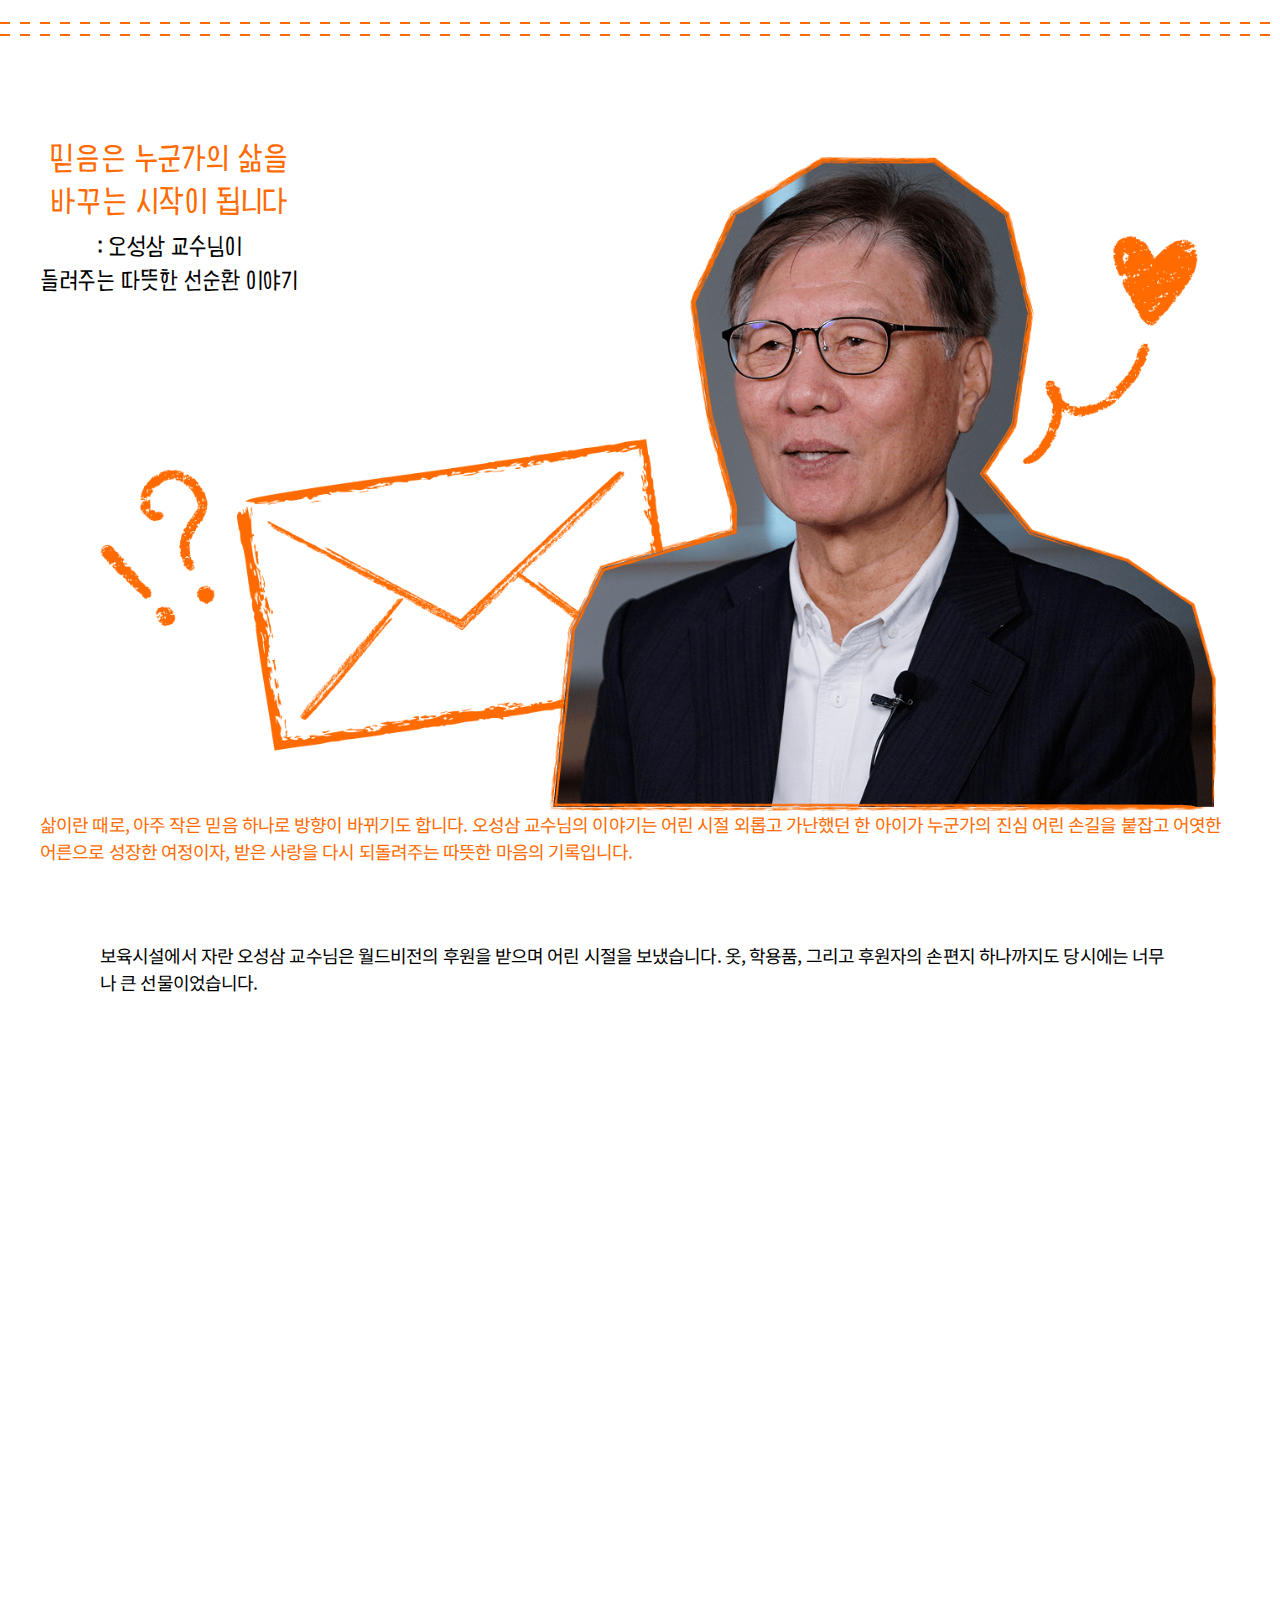
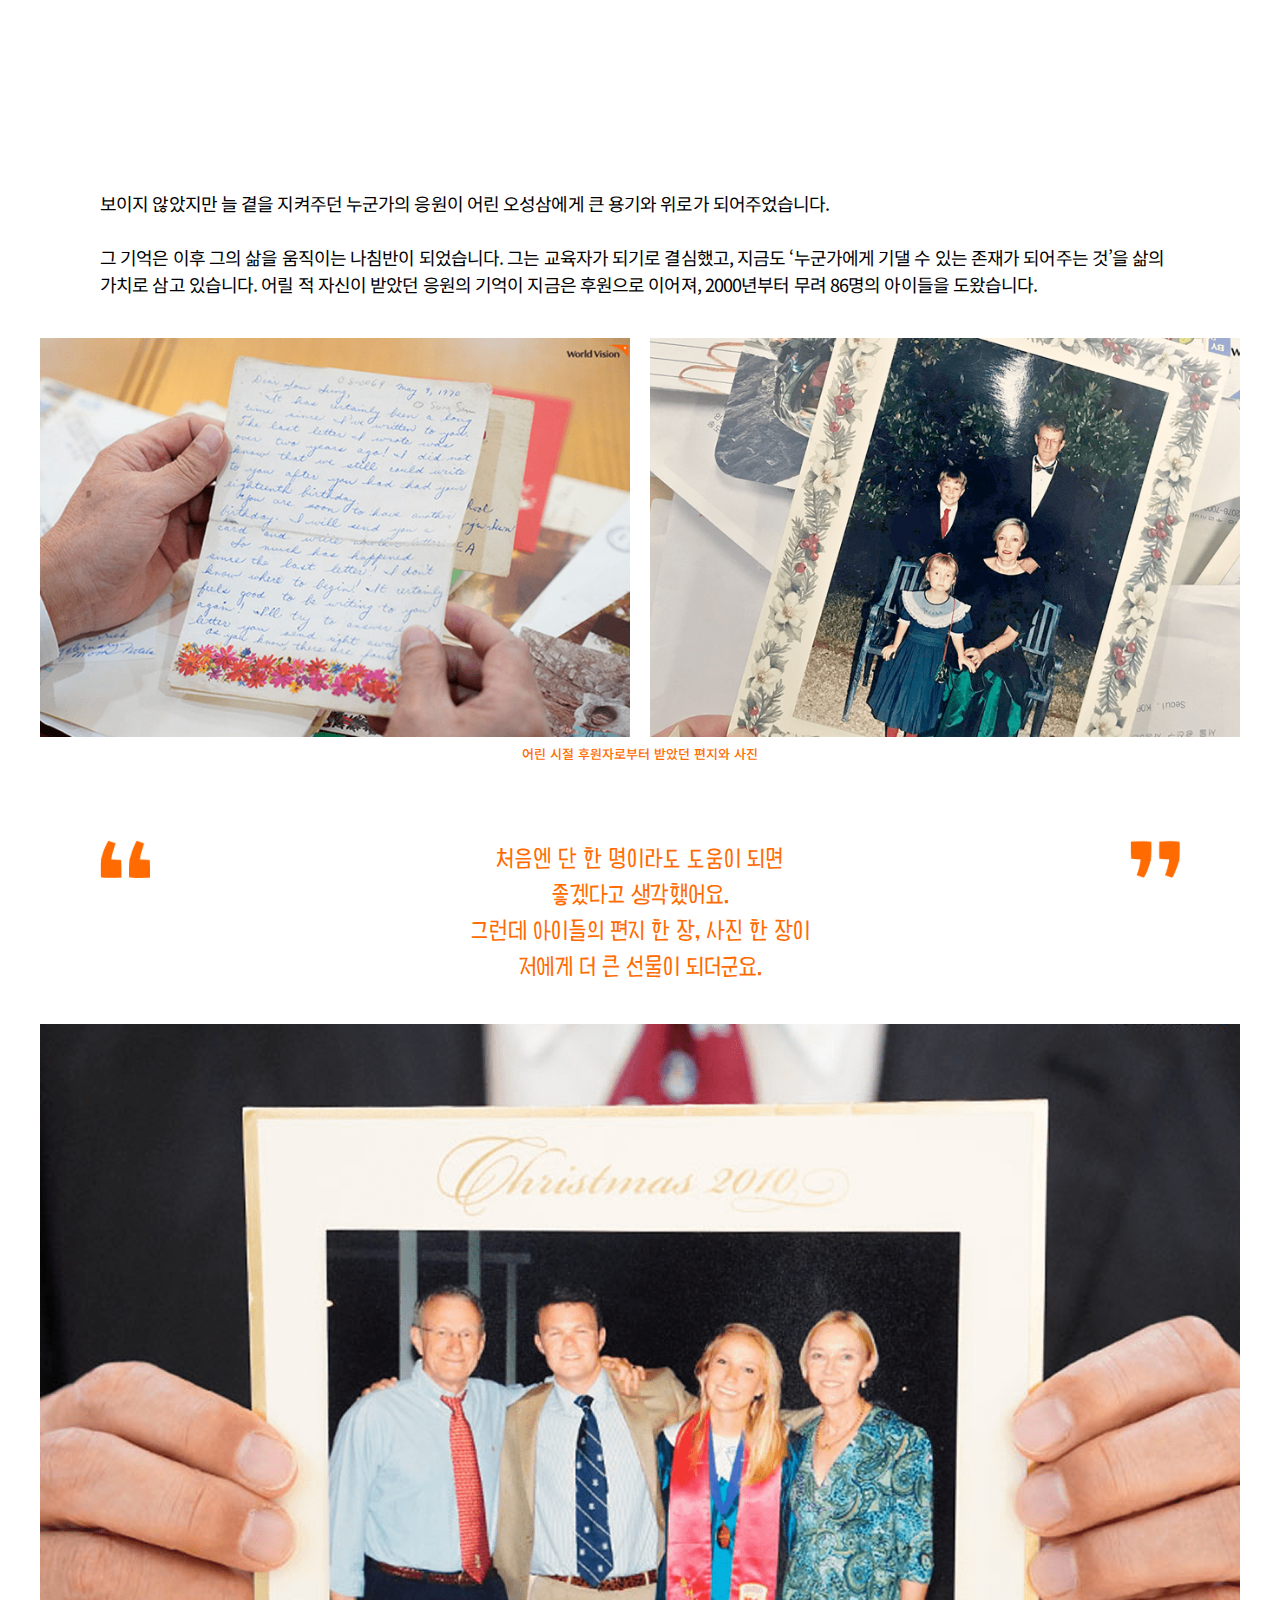
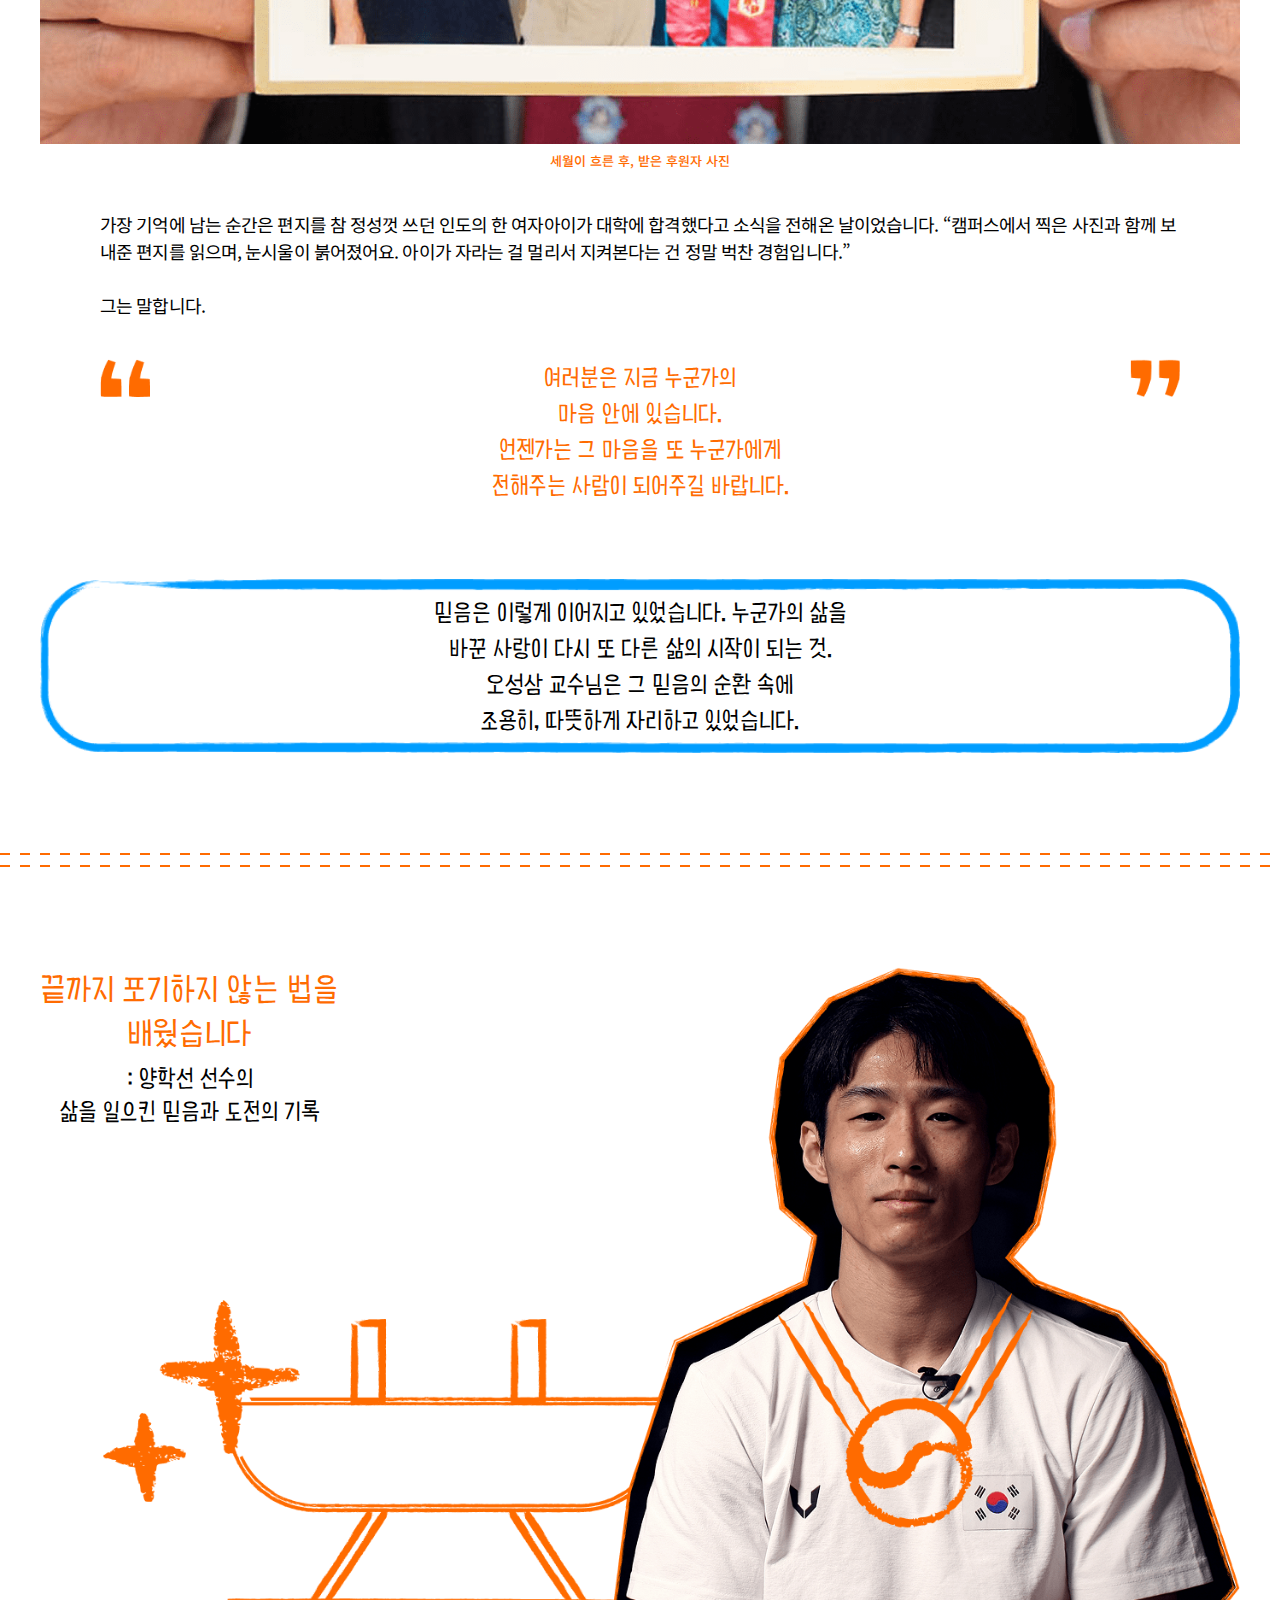
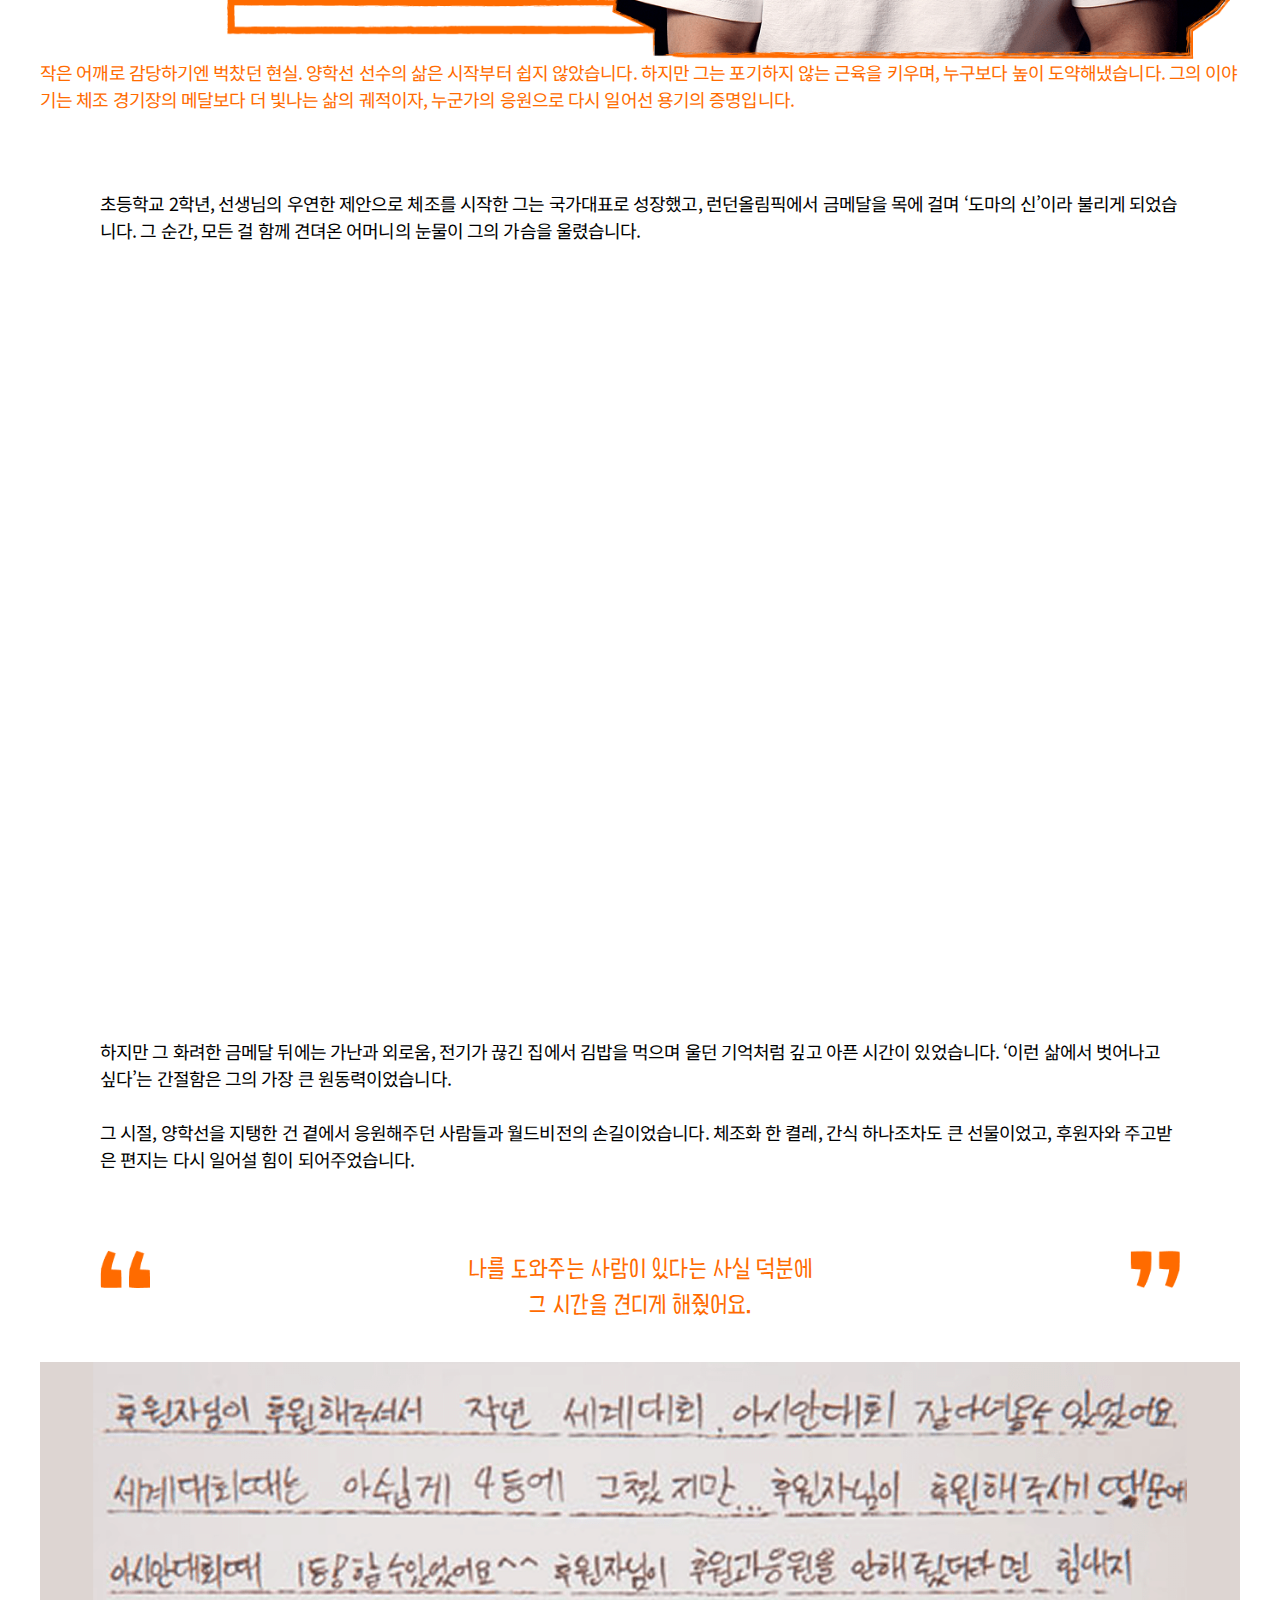
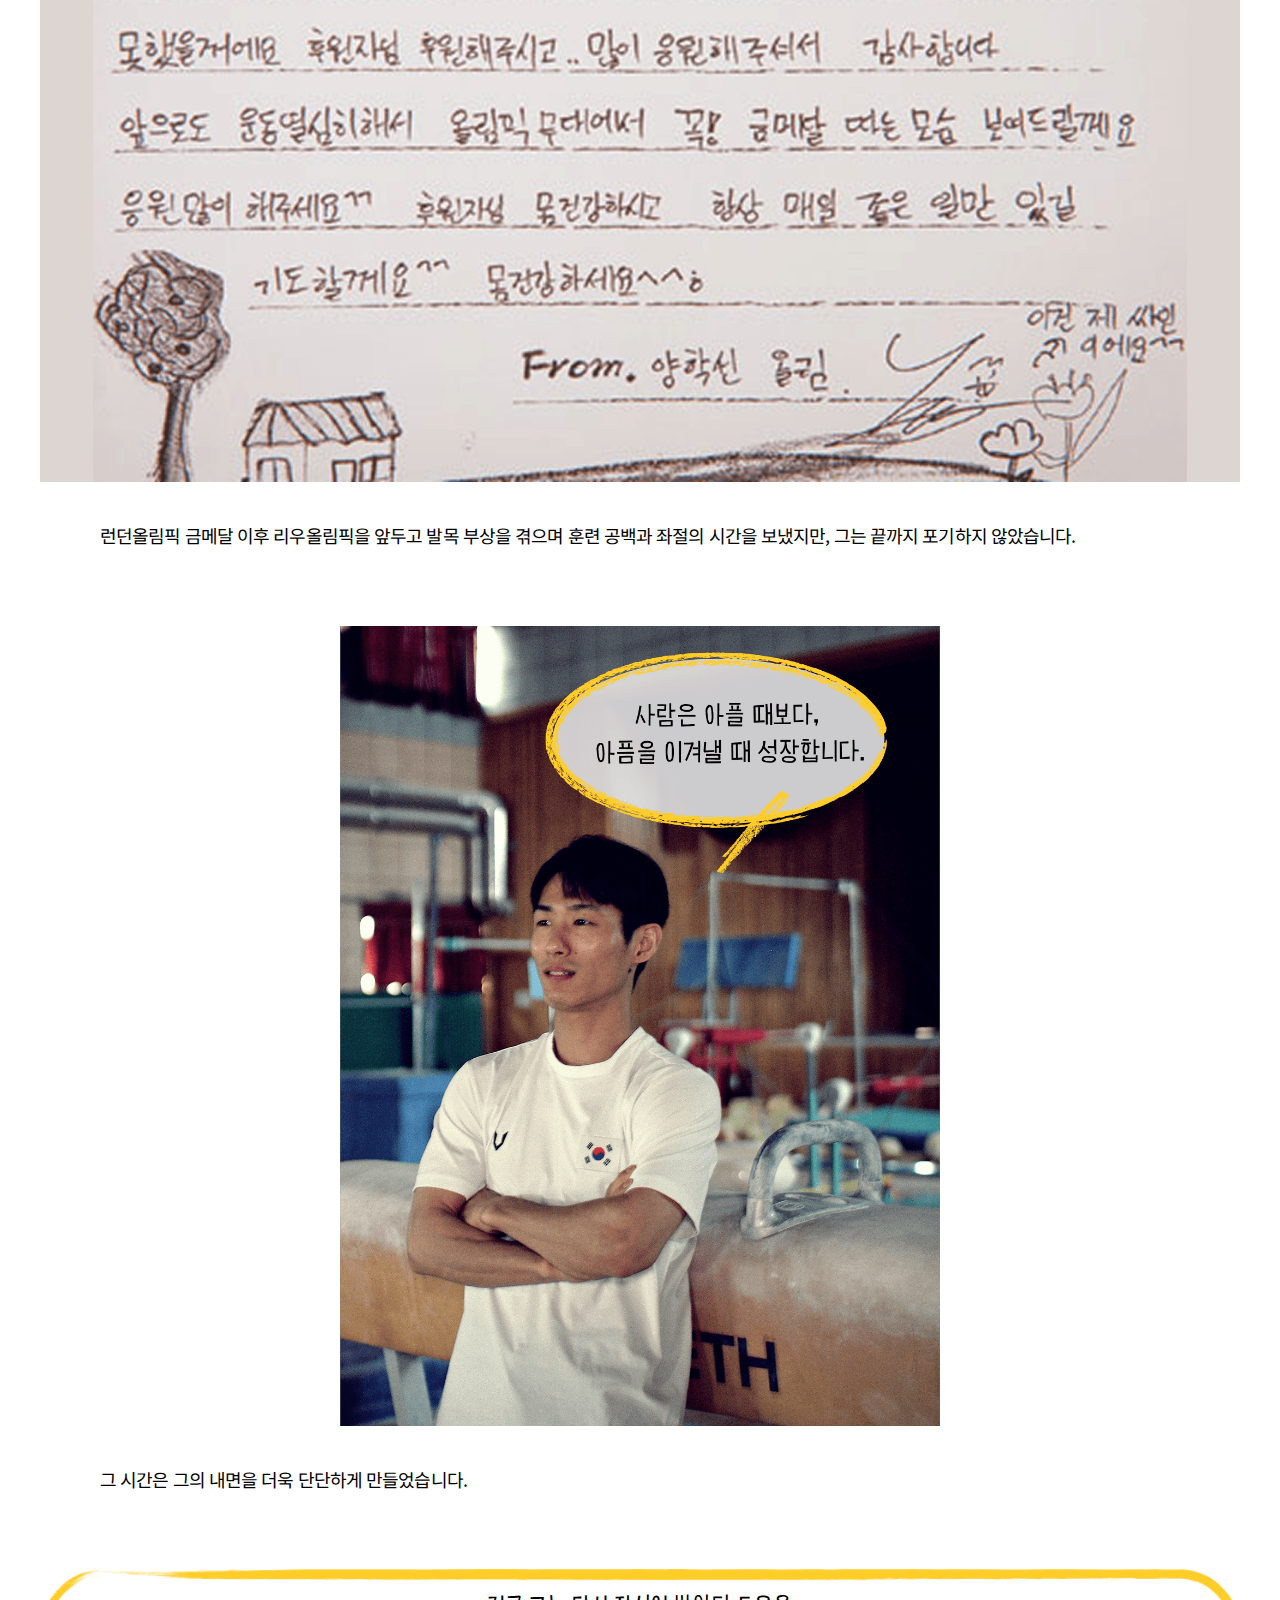
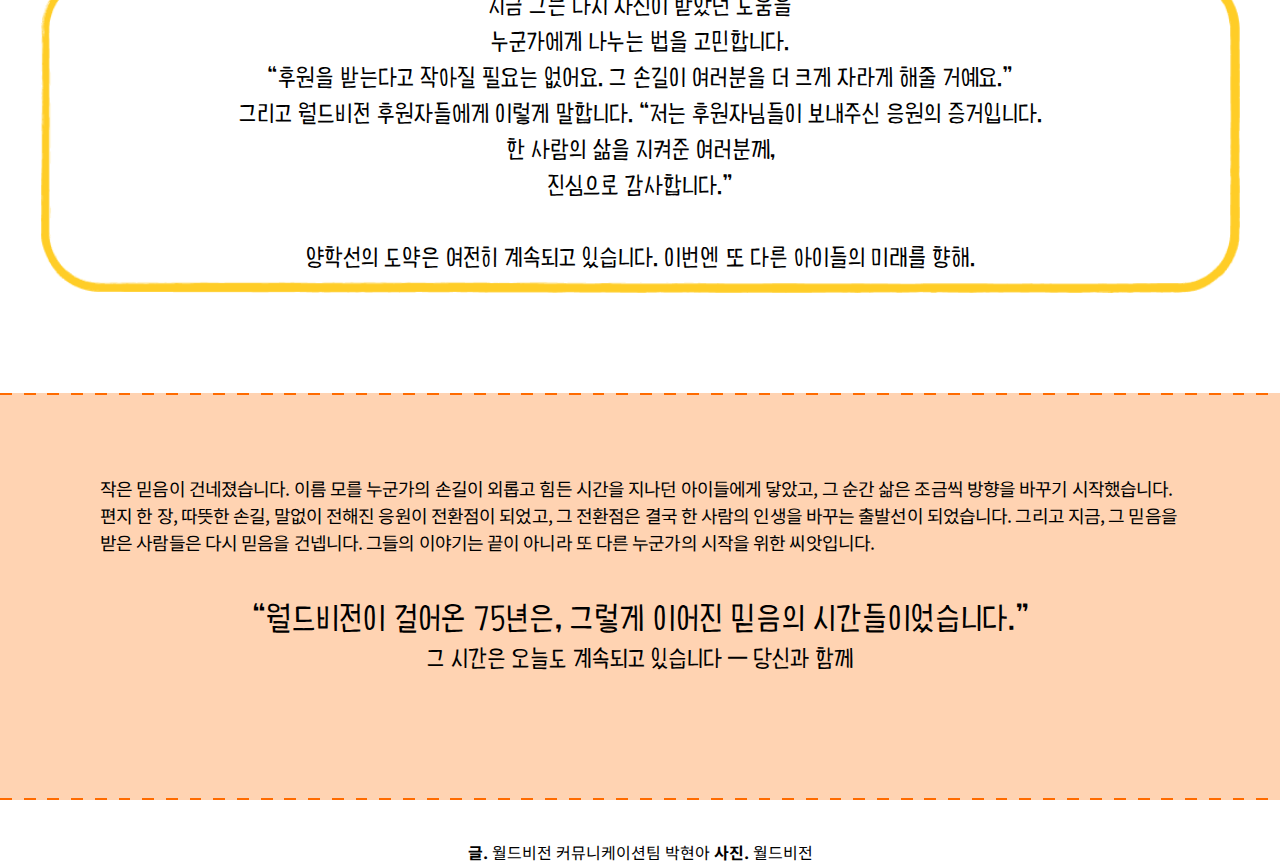
<file: static/webzine/character.html>
<!DOCTYPE html> 
<html lang="ko">
    <head>
        <meta http-equiv="Content-Type" content="text/html; charset=UTF-8">
    
        <meta charset="utf-8">
        <meta http-equiv="X-UA-Compatible" content="IE=edge">
        <meta name="theme-color" content="#fff">
        <meta name="viewport" content="width=device-width, initial-scale=1.0, minimum-scale=1.0, user-scalable=no">
    
        <!-- SEO 정보 입력-->	
        <title>한국월드비전 웹진 | 기획특집:75주년 인물</title>
        <meta name="description" content="한국월드비전은 지구촌 2억 명 어린이와 가족, 지역사회를 돕는 글로벌 NGO 입니다. 월드비전은 투명한 기부금을 약속합니다.">
        <meta property="og:title" content="한국월드비전 웹진 | 기획특집:75주년 인물">
        <meta property="og:description" content="한국월드비전은 지구촌 2억 명 어린이와 가족, 지역사회를 돕는 글로벌 NGO 입니다. 월드비전은 투명한 기부금을 약속합니다.">
        <meta property="og:image" content="https://www.worldvision.or.kr/static/images/common/logo.png">
        <meta property="og:url" content="https://www.worldvision.or.kr/">
        <link rel="canonical" href="//www.worldvision.or.kr">
        <!-- //SEO 정보 입력 -->
    
        <!-- 수정 불가 -->
        <link rel="shortcut icon" href="https://www.worldvision.or.kr/static/images/common/favicon.ico">
        <link type="text/css" rel="stylesheet" href="https://www.worldvision.or.kr/static/css/jquery-ui.min.css">
        <link type="text/css" rel="stylesheet" href="https://www.worldvision.or.kr/static/css/swiper.min.css">
        <link type="text/css" rel="stylesheet" href="https://www.worldvision.or.kr/static/css/common.css?v=20240226171940">
        <link type="text/css" rel="stylesheet" href="https://www.worldvision.or.kr/static/css/main.css?v=20240226171940">
        <link type="text/css" rel="stylesheet" href="https://www.worldvision.or.kr/static/css/sub.css?v=20240226171940">
        <link type="text/css" rel="stylesheet" href="https://www.worldvision.or.kr/static/css/module.css?v=20240226171940">
        <link type="text/css" rel="stylesheet" href="https://www.worldvision.or.kr/static/css/cmsModule.css">
        <link type="text/css" rel="stylesheet" href="https://gb.worldvision.or.kr/resources/wvFrt/project/template/inc/wv-add.css">
        <link href="https://fonts.googleapis.com/css?family=Noto+Sans+KR:100,300,400,500,700,900&display=swap&subset=korean" rel="stylesheet">
        <script type="text/javascript" src="https://www.worldvision.or.kr/static/js/jquery-2.2.4.min.js"></script>
        <script type="text/javascript" src="https://www.worldvision.or.kr/static/js/jquery-ui.min.js"></script>
        <script type="text/javascript" src="https://www.worldvision.or.kr/static/js/jquery.nicescroll.min.js"></script>
        <script type="text/javascript" src="https://www.worldvision.or.kr/static/js/swiper.min.js"></script>
        <script type="text/javascript" src="https://www.worldvision.or.kr/static/js/in-view.js"></script>
        <script type="text/javascript" src="https://www.worldvision.or.kr/static/js/ui.js"></script>
        <script type="text/javascript" src="https://www.worldvision.or.kr/static/js/common/common.js?v=20240226171940"></script>
        <script type="text/javascript" src="https://www.worldvision.or.kr/static/js/common.js?v=20240226171940"></script>
        <script type="text/javascript" src="https://www.worldvision.or.kr/static/js/cmsModule.js"></script>
        <script async="" src="https://script.hotjar.com/modules.3ba69200791f16077ba8.js" charset="utf-8"></script><script type="text/javascript" async="" src="https://googleads.g.doubleclick.net/pagead/viewthroughconversion/651132761/?random=1708935699077&amp;cv=11&amp;fst=1708935699077&amp;bg=ffffff&amp;guid=ON&amp;async=1&amp;gtm=45be42l0za200&amp;gcd=13l3l3l3l1&amp;dma=0&amp;u_w=1920&amp;u_h=1080&amp;url=https%3A%2F%2Fwww.worldvision.or.kr%2Fparticipate%2FchurchVisionSunday&amp;ref=https%3A%2F%2Fwww.worldvision.or.kr%2FworldVisionIntro%2FintroInfo&amp;hn=www.googleadservices.com&amp;frm=0&amp;tiba=%EB%B9%84%EC%A0%84%EC%A3%BC%EC%9D%BC%20%7C%20%EC%B0%B8%EC%97%AC%ED%95%98%EA%B8%B0%20-%20%EC%9B%94%EB%93%9C%EB%B9%84%EC%A0%84&amp;npa=0&amp;pscdl=noapi&amp;auid=1947791541.1708906766&amp;uaa=x86&amp;uab=64&amp;uafvl=Chromium%3B122.0.6261.69%7CNot(A%253ABrand%3B24.0.0.0%7CGoogle%2520Chrome%3B122.0.6261.69&amp;uamb=0&amp;uap=Windows&amp;uapv=10.0.0&amp;uaw=0&amp;fledge=1&amp;data=event%3Dgtag.config&amp;rfmt=3&amp;fmt=4"></script>
    
        <link type="text/css" rel="stylesheet" href="https://gb.worldvision.or.kr/resources/wvFrt/project/template/microsite/css/mc-util.css">
        <script type="text/javascript" src="https://gb.worldvision.or.kr/resources/wvFrt/project/template/microsite/js/header-util.js"></script>
        <!-- //수정 불가-->
    
        <!-- 추가 css js 입력 -->
        <link rel="stylesheet" href="https://cdnjs.cloudflare.com/ajax/libs/animate.css/4.1.1/animate.min.css" />
        <link rel="stylesheet" href="css/main.css" type="text/css">
        <link rel="stylesheet" href="css/common.css" type="text/css">
    
        <script defer type="text/javascript" src="js/pageCtrl.js"></script>
        <script defer type="text/javascript" src="js/scrollMagic.js"></script>
    </head>

<body>
    <!-- utility navigation -->
    <div data-include-path="https://gb.worldvision.or.kr/resources/wvFrt/project/template/microsite/inc/util-nav.html"></div>
    <!--// utility navigation -->

    <div id="wrap" class="campaign main">
        <header id="header">
            <!-- 상단 메뉴 -->
            <div class="header_wrap">
                <div class="logo">
                    <h1>
                        <a id="header-btn-logo" href="index.html">
                            <img src="images/common/logo.png" alt="한국월드비전 웹진"><span class="hide">한국월드비전 웹진</span>
                        </a>
                    </h1>
                </div>
                <div class="vol_info pc_display">2025 SUMMER VOL. 255</div>
                <div class="vol_info mobile_display">VOL. 255</div>
                <div class="menu">
                    <a id="header-btn-menu">MENU</a>
                </div>
            </div> <!-- //상단 메뉴 -->
        </header>

        <!-- 전체 메뉴 팝업 -->
        <div class="my_gnb" id="my_gnb">
            <div class="gnb_wrap">
                <div class="mn_top">
                    <div class="vol_info"><span>2025 SUMMER</span> VOL. 255</div>
                    <div class="close_btn">
                        <a id="gnb-btn-close" href="javascript:void(0);">
                            <img src="images/common/menuClose.svg" alt="메뉴 닫기">
                        </a>
                    </div>
                </div>
                <nav>
                    <ul class="gnb">
                        <li>
                            <ul class="lnb">
                                <li><a id="gnb-link-special" href="specialStory.html">스페셜 스토리</a></li>
                                <li><a id="gnb-link-character" href="character.html">기획특집 : 75주년 인물</a></li>
                            </ul>
                        </li>
                        <li>
                            <ul class="lnb">
                                <li><a id="gnb-link-patron" href="patron.html">후원자 이야기</a></li>
                                <li><a id="gnb-link-participation" href="participation.html">후원자 참여 이야기</a></li>
                            </ul>
                        </li>
                        <li>
                            <ul class="lnb">
                                <li><a id="gnb-link-seagull" href="seagull.html">높이 나는 갈매기</a></li>
                                <li><a id="gnb-link-site" href="siteStory.html">현장 이야기</a></li>
                            </ul>
                        </li>
                        <li>
                            <ul class="lnb">
                                <li><a id="gnb-link-campaign" href="campaign.html">캠페인</a></li>
                                <li><a id="gnb-link-news" href="news.html">새소식</a></li>
                            </ul>
                        </li>
                    </ul>
                </nav>
                <div class="btns">
                    <a id="gnb-btn-archive" href="https://www.worldvision.or.kr/informationCenter/letter">지난호 보기</a>
                </div>
            </div><!-- //gnb_wrap -->

            <script>
                $('.my_gnb .gnb_wrap').hide();

                $('.menu').click(function () {
                    $('.my_gnb').addClass('on');
                    $('.my_gnb .gnb_wrap').slideDown();
                });
                $('.close_btn').click(function () {
                    $('.my_gnb').removeClass('on');
                    $('.my_gnb .gnb_wrap').slideUp();
                });
            </script>
        </div>
        <div class="my_gnb02 mobile_display" id="my_gnb02">
            <div class="my_info02">
                <a href="javascript:void(0);" class="btn_myinfo02"><span class="hide">최상단 메뉴</span></a>
                <div class="my_lyr02">
                    <!--D:로그인 전 노출 메뉴-->
                    <ul>
                        <li><a id="mobilegnb-btn-login" href="/loginProcess/initLogin">로그인</a></li>
                        <li><a id="mobilegnb-btn-join" href="/membership/initMembership?openYn=Y">회원가입</a></li>
                        <li><a href="/a/light_util" class="btn_type btn_size btn_bg_orange"><span>후원하기</span></a></li>
                    </ul>
                    <!--D:로그인 후 노출 메뉴-->
                    <ul>
                        <li><span class="name">월드비전</span>님</li>
                        <li class="btn_area">
                            <a id="mobilegnb-btn-donation" href="/a/light_util" class="btn_type btn_size btn_bg_orange">
                                <span>후원하기</span>
                            </a>
                        </li>
                        <li class="divide">
                            <a id="mobilegnb-btn-mywv" href="javascript:loading_open_hreflink('https://my.worldvision.or.kr', '1');">
                                마이월드비전
                            </a>
                        </li>
                        <li><a id="mobilegnb-btn-logout" href="/loginProcess/logout">로그아웃</a></li>
                    </ul>
                </div>
            </div>
        </div>
        <script>
            $('.my_gnb02').hide();
            $('.angles').click(function () {
                $('.my_gnb02').toggle();
            });
        </script> <!-- // 전체 메뉴 팝업 -->

        <!-- 콘텐츠 -->
        <main id="container" class="main-wrap subType1"> <!-- subType1유형 서브페이지 공통 클래스 -->
            <!-- 비주얼 -->
            <div class="image-wrapper">
                <picture>
                    <source srcset="images/character/mainVmob.jpg" media="(max-width: 767px)">
                    <img class="base-image" src="images/character/mainV.jpg" alt="배경 이미지">
                <!-- 추후 overlay 스타일 적용시 참조 : <div class="overlay"></div> -->
                </picture>
                <div class="title-wrapper">
                    <div class="titleTop">
                        <img class="titleBgType1" src="images/character/titleBg.png" alt="제목 배경">
                        <h1 class="menu-title">기획특집 : 75주년 인물</h1>
                    </div>
                    <h2 class="title">75년의 믿음, <br class="mob"/>사람을 키우다</h2>
                </div>
            </div>         

            <!-- 본문 -->
            <div id="character" class="sub-content-section subType2-inner">
                <div class="content-wrap">
                    <!-- 본문 시작 -->
                    <div class="content">
                        <!-- 상단문구 -->
                        <div class="section-sub">
                            <span class="description tc">
                                월드비전이 걸어온 75년, 그 시간은 수많은 아이들이 꿈을 꿨던 시간입니다. 김충민 교장, 오성삼 교수, 양학선 선수. 이들의 이야기는 후원이 만든 변화의 증거이며, 믿음이 이어질 때 얼마나 큰 가능성이 자라는지를 보여주는 살아 있는 역사입니다.
                            </span>
                        </div>
                        
                        <div class="dashed-line"></div>
                        <!-- 1 -->
                        <div id="section1" class="section-sub tc">
                            <!-- 배경타이틀 -->
                            <div class="bgTitle mb-4">
                                <picture>
                                    <source srcset="images/character/contentImg01mob.png" media="(max-width: 767px)">
                                    <img class="img" src="images/character/contentImg01.png" alt="김충민 교장선생님 사진">
                                </picture>
                                <!-- <img class="img" src="images/character/contentImg01.png" alt="김충민 교장선생님 사진"> -->
                                <div class="point-box tl">
                                    보잘것없는 돌멩이,<br/> 아름다운 노래가 되기까지
                                    <span class="black-text">: 김충민 교장선생님의 <br class="mob"/>삶이 들려주는 <br class="mob480"/>믿음의 기적</span>
                                </div>
                            </div>

                            <span class="description txtPoint">
                                작은 손이 마이크를 잡고, 한 소년이 노래를 부르던 그날. 떨리는 목소리와 함께 울려 퍼진 멜로디는 단지 동요 한 곡이 아니었습니다. 그것은 한 아이의 삶이 달라지는 시작이었고, 아직 보잘것없는 돌멩이 같은 존재가 믿음 속에서 단단한 보석이 되어가는 여정의 첫걸음이었습니다. 지금, 김충민 교장선생님은 그 여정을 아이들에게 되돌려주는 사람으로 살아가고 있습니다
                            </span>
                            <span class="description mt-100">
                                여섯 남매의 막내로 태어나 백일 무렵 아버지를 여의고, 어머니와 함께 사회복지시설로 들어가야 했던 어린 시절.
                            </span>
                            <div class="mt-4 mb-4 animate-on-scroll" data-animate="fadeIn">
                                <picture>
                                    <source srcset="images/character/contentImg02mob.jpg" media="(max-width: 767px)">
                                    <img class="img" src="images/character/contentImg02.png" alt="여섯 남매의 가족사진">
                                </picture>
                            </div>
                            <span class="description">
                                막막함과 두려움이 그림자처럼 따라다녔던 시절이었습니다. 하지만 그를 비춘 한 줄기 빛은 바로 ‘선명회 합창단’이었습니다. 월드비전이 여러 복지시설 아이들 대상으로 전국 오디션을 열었고, 김충민 교장선생님은 광주·전남·전북 지역에서 단 한 명으로 선발되었습니다. 여섯 살 꼬마가 부른 노래 ‘나비’ 한 곡이 그의 날개가 된 셈입니다.
                            </span>
                            <div class="flex-bigMark mt-100">
                                <img class="mark" src="images/specialStory/bigMarkL.png" alt="">
                                <div class="point-box-small">엄마랑 떨어지는 게 무서워 울기도 했지만, <br/>
                                    형이 ‘그럼 내가 간다’고 하자<br class="mob480"/> 자존심이 상해 따라나섰죠.
                                </div>
                                <img class="mark" src="images/specialStory/bigMarkR.png" alt="">
                            </div>
                            <div class="mt-4">
                                <div class="flexBox">
                                    <div>
                                        <img class="flexBox-item" src="images/character/contentImg03-1.jpg" alt="흑백 합창단 활동사진">
                                    </div>
                                    <div>
                                        <img class="flexBox-item" src="images/character/contentImg03-2.jpg" alt="컬러 합창단 활동사진">
                                    </div>
                                </div>
                            </div>
                            <span class="description mt-4">
                                그렇게 시작된 합창단 생활은 단순히 노래를 부르는 것 이상의 의미였습니다. 함께 노래하고, 함께 살아가는 연대와 배려를 알게 되었습니다. 그리고 합창단 활동을 이어갈 수 있도록 도와준 미국의 한 후원 가정. 그분들이 보내주던 편지와 사진에는 말로 다 담을 수 없는 따뜻한 마음이 담겨 있었습니다.
                            </span>
                            <div class="flex-bigMark mt-100">
                                <img class="mark" src="images/specialStory/bigMarkL.png" alt="">
                                <div class="point-box-small">
                                    이름은 기억나지 않지만, <br class="mob480"/>그분의 마음과 기도는 <br class="mob480"/>지금도 제 안에 살아 있습니다. 
                                </div>
                                <img class="mark" src="images/specialStory/bigMarkR.png" alt="">
                            </div>
                            <span class="description mt-4">
                                아무 조건 없이 소년 김충민을 믿고 응원해준 후원자로부터 받은 신뢰와 사랑의 유산은 이제 아이들에게로 이어지고 있습니다.
                            </span>
                            <div class="mt-4 mb-4">
                                <img class="img" src="images/character/contentImg04.jpg" alt="현재 교장선생님의 대화모습">
                            </div>
                            <span class="description mt-4 mb-100">
                                경기도의 한 초등학교 교장으로서 그는 말합니다. “어떤 아이든 자신만의 꽃을 피울 수 있다는 믿음으로 바라봅니다.” 봄에 피는 꽃, 가을에 피는 꽃처럼 꽃이 피는 시기와 열매가 익는 시간이 모두 다름을 그는 누구보다 잘 압니다.
                            </span>
                            <div class="bgTxt-wrap">
                                <picture>
                                    <source srcset="images/character/contentImg06mob2.png" media="(max-width: 480px)">
                                    <source srcset="images/character/contentImg06mob.png" media="(max-width: 600px)">
                                    <img class="img" src="images/character/contentImg06.png" alt="말풍선 그림">
                                </picture>
                                <span class="bunpil bgTxt">
                                    김충민 교장선생님의 삶은 말합니다. <br class="mob480"/>
                                    진심 어린 응원 하나가, 누군가의 세상을 <br class="mob480"/>얼마나 넓게 
                                    바꿀 수 있는지를. <br class="web"/><br class="mob480"/>그리고 지금 이 순간에도, 
                                    보잘것없다고 느끼는<br class="mob480"/> 아이들에게 
                                    작은 날개가 되어주는 이야기를 조용히, <br class="web"/><br class="mob480"/>
                                    그러나 단단히 써 내려가고 있습니다.
                                </span>
                            </div>
                        </div>
                        
                        <div class="dashed-line mb-1"></div>
                        <div class="dashed-line"></div>

                        <!-- 2 -->
                        <div id="section2" class="section-sub tc">
                            <!-- 배경타이틀 -->
                            <div class="bgTitle mb-4">
                                <img class="img" src="images/character/contentImg07.png" alt="오성삼 교수님 사진">
                                <div class="point-box tl">
                                    믿음은 누군가의 삶을 <br/> 바꾸는 시작이 됩니다
                                    <span class="black-text">: 오성삼 교수님이<br class="mob480"/> 들려주는 <br class="mob"/> 따뜻한 선순환 이야기</span>
                                </div>
                            </div>

                            <span class="description txtPoint">
                                삶이란 때로, 아주 작은 믿음 하나로 방향이 바뀌기도 합니다. 오성삼 교수님의 이야기는 어린 시절 외롭고 가난했던 한 아이가 누군가의 진심 어린 손길을 붙잡고 어엿한 어른으로 성장한 여정이자, 받은 사랑을 다시 되돌려주는 따뜻한 마음의 기록입니다.
                            </span>
                            <span class="description mt-100">
                                보육시설에서 자란 오성삼 교수님은 월드비전의 후원을 받으며 어린 시절을 보냈습니다. 옷, 학용품, 그리고 후원자의 손편지 하나까지도 당시에는 너무나 큰 선물이었습니다.
                            </span>
                            <div class="mt-4 mb-4 animate-on-scroll" data-animate="fadeIn">
                                <picture>
                                    <source srcset="images/character/contentImg08mob.jpg" media="(max-width: 767px)">
                                    <img class="img" src="images/character/contentImg08.jpg" alt="오성삼 교수님 인터뷰 사진">
                                </picture>
                            </div>
                            <span class="description">
                                보이지 않았지만 늘 곁을 지켜주던 누군가의 응원이 어린 오성삼에게 큰 용기와 위로가 되어주었습니다.
                                <br/><br/>
                                그 기억은 이후 그의 삶을 움직이는 나침반이 되었습니다. 그는 교육자가 되기로 결심했고, 지금도 ‘누군가에게 기댈 수 있는 존재가 되어주는 것’을 삶의 가치로 삼고 있습니다. 어릴 적 자신이 받았던 응원의 기억이 지금은 후원으로 이어져, 2000년부터 무려 86명의 아이들을 도왔습니다.
                            </span>
                            <!-- 이미지 2장 캡션 1개 스타일 -->
                            <div class="double-wrap mt-4">
                                <div class="img-double">
                                    <figure class="txtPoint">
                                        <div class="flexBox">
                                            <div>
                                                <img class="flexBox-item" src="images/character/contentImg09-1.jpg" alt="">
                                            </div>
                                            <div>
                                                <img class="flexBox-item" src="images/character/contentImg09-2.jpg" alt="">
                                            </div>
                                        </div>
                                        <figcaption><span class="caption">어린 시절 후원자로부터 받았던 편지와 사진</span></figcaption>
                                    </figure>
                                </div>
                            </div>

                            <div class="flex-bigMark mt-100">
                                <img class="mark" src="images/specialStory/bigMarkL.png" alt="">
                                <div class="point-box-small">
                                    처음엔 단 한 명이라도 도움이 되면 <br class="mob480"/>좋겠다고 생각했어요.<br/>
                                    그런데 아이들의 편지 한 장, 사진 한 장이<br class="mob480"/> 저에게 더 큰 선물이 되더군요.
                                </div>
                                <img class="mark" src="images/specialStory/bigMarkR.png" alt="">
                            </div>

                            <div class="double-wrap mt-4">
                                <div class="img-double">
                                    <figure class="txtPoint">
                                        <img class="img" src="images/character/contentImg10.jpg" alt="">
                                        <figcaption><span class="caption">세월이 흐른 후, 받은 후원자 사진</span></figcaption>
                                    </figure>
                                </div>
                            </div>                          
                            <span class="description mt-4 mb-4">
                                가장 기억에 남는 순간은 편지를 참 정성껏 쓰던 인도의 한 여자아이가 대학에 합격했다고 소식을 전해온 날이었습니다. “캠퍼스에서 찍은 사진과 함께 보내준 편지를 읽으며, 눈시울이 붉어졌어요. 아이가 자라는 걸 멀리서 지켜본다는 건 정말 벅찬 경험입니다.”
                                <br/><br/>
                                그는 말합니다.
                            </span>
                            <div class="flex-bigMark mb-100">
                                <img class="mark" src="images/specialStory/bigMarkL.png" alt="">
                                <div class="point-box-small">
                                    여러분은 지금 누군가의<br class="mob480"/> 마음 안에 있습니다.<br/>
                                    언젠가는 그 마음을 또 누군가에게 <br class="mob480"/>전해주는 사람이 되어주길 바랍니다.
                                </div>
                                <img class="mark" src="images/specialStory/bigMarkR.png" alt="">
                            </div>
                            <div class="bgTxt-wrap">
                                <picture>
                                    <source srcset="images/character/contentImg11mob2.png" media="(max-width: 480px)">
                                    <source srcset="images/character/contentImg11mob.png" media="(max-width: 600px)">
                                    <img class="img" src="images/character/contentImg11.png" alt="말풍선 그림">
                                </picture>
                                <span class="bunpil bgTxt">믿음은 이렇게 이어지고 있었습니다. <br class="mob"/>
                                    누군가의 삶을<br class="mob480"/> 바꾼 사랑이 다시 또 다른 삶의
                                    시작이 되는 것. <br/>오성삼 교수님은 그 믿음의 순환 속에 <br class="mob480"/>
                                    조용히, 따뜻하게 자리하고 있었습니다.
                                </span>
                            </div>
                        </div>

                        <div class="dashed-line mb-1"></div>
                        <div class="dashed-line"></div>

                        <!-- 3 -->
                        <div id="section3" class="section-sub tc">
                            <!-- 배경타이틀 -->
                            <div class="bgTitle mb-4">
                                <img class="img" src="images/character/contentImg12.png" alt="양학선 선수 사진">
                                <div class="point-box tl">
                                    끝까지 포기하지 않는 법을 <br/> 배웠습니다
                                    <span class="black-text">: 양학선 선수의 <br class="mob480"/>삶을 일으킨 <br class="mob"/>믿음과 도전의 기록</span>
                                </div>
                            </div>

                            <span class="description txtPoint">
                                작은 어깨로 감당하기엔 벅찼던 현실. 양학선 선수의 삶은 시작부터 쉽지 않았습니다. 하지만 그는 포기하지 않는 근육을 키우며, 누구보다 높이 도약해냈습니다. 그의 이야기는 체조 경기장의 메달보다 더 빛나는 삶의 궤적이자, 누군가의 응원으로 다시 일어선 용기의 증명입니다.
                            </span>
                            <span class="description mt-100">
                                초등학교 2학년, 선생님의 우연한 제안으로 체조를 시작한 그는 국가대표로 성장했고, 런던올림픽에서 금메달을 목에 걸며 ‘도마의 신’이라 불리게 되었습니다. 그 순간, 모든 걸 함께 견뎌온 어머니의 눈물이 그의 가슴을 울렸습니다.
                            </span>
                            <div class="mt-4 mb-4 animate-on-scroll" data-animate="fadeIn">
                                <picture>
                                    <source srcset="images/character/contentImg13mob.jpg" media="(max-width: 767px)">
                                    <img class="img" src="images/character/contentImg13.jpg" alt="훈련중의 양학선 선수 사진">
                                </picture>
                            </div>
                            <span class="description">
                                하지만 그 화려한 금메달 뒤에는 가난과 외로움, 전기가 끊긴 집에서 김밥을 먹으며 울던 기억처럼 깊고 아픈 시간이 있었습니다. ‘이런 삶에서 벗어나고 싶다’는 간절함은 그의 가장 큰 원동력이었습니다.
                                <br/><br/>
                                그 시절, 양학선을 지탱한 건 곁에서 응원해주던 사람들과 월드비전의 손길이었습니다. 체조화 한 켤레, 간식 하나조차도 큰 선물이었고, 후원자와 주고받은 편지는 다시 일어설 힘이 되어주었습니다.
                            </span>
                            <div class="flex-bigMark mt-100">
                                <img class="mark" src="images/specialStory/bigMarkL.png" alt="">
                                <div class="point-box-small">
                                    나를 도와주는 사람이 있다는 사실 덕분에<br class="mob480"/> 그 시간을 견디게 해줬어요.
                                </div>
                                <img class="mark" src="images/specialStory/bigMarkR.png" alt="">
                            </div>
                            <div class="mt-4 mb-4">
                                <img class="img" src="images/character/contentImg14.jpg" alt="후원자가 보낸 편지 사진">
                            </div>

                            <span class="description mt-4">
                                런던올림픽 금메달 이후 리우올림픽을 앞두고 발목 부상을 겪으며 훈련 공백과 좌절의 시간을 보냈지만, 그는 끝까지 포기하지 않았습니다.
                            </span>
                            <div class="mt-100 mb-4">
                                <img class="smallImg" src="images/character/contentImg15.jpg" alt="팔짱을 끼고 서있는 양한선 선수 사진">
                            </div>
                            <span class="description mt-4 mb-100">
                                그 시간은 그의 내면을 더욱 단단하게 만들었습니다.
                            </span>
                            <div class="bgTxt-wrap">
                                <picture>
                                    <source srcset="images/character/contentImg16mob2.png" media="(max-width: 551px)">
                                    <source srcset="images/character/contentImg16mob.png" media="(max-width: 716px)">
                                    <img class="img" src="images/character/contentImg16.png" alt="말풍선 그림">
                                </picture>
                                <span class="bunpil bgTxt">
                                    지금 그는 다시 자신이 받았던 도움을<br class="mob480"/> 누군가에게 나누는 법을 고민합니다. <br/>
                                    “후원을 받는다고 작아질 필요는 없어요. <br class="mob"/>그 손길이 여러분을 더 크게 자라게 해줄 거예요.” <br/>
                                    그리고 월드비전 후원자들에게 이렇게 말합니다.<br class="mob"/> “저는 후원자님들이 보내주신 응원의 증거입니다. <br/>
                                    한 사람의 삶을 지켜준 여러분께, <br class="mob480"/>진심으로 감사합니다.”
                                    <br/><br/>
                                    양학선의 도약은 여전히 계속되고 있습니다. <br class="mob"/>
                                    이번엔 또 다른 아이들의 미래를 향해.
                                </span>
                            </div>
                        </div>

                    </div>
                </div>
            </div>
            <!-- 하단 배경섹션 -->
            <div class="content-section bg mainP character">
                <div class="content-wrap">
                    <!-- 본문 -->
                    <div class="content">
                        <span class="description mb-4">
                            작은 믿음이 건네졌습니다. 이름 모를 누군가의 손길이 외롭고 힘든 시간을 지나던 아이들에게 닿았고, 그 순간 삶은 조금씩 방향을 바꾸기 시작했습니다. 편지 한 장, 따뜻한 손길, 말없이 전해진 응원이 전환점이 되었고, 그 전환점은 결국 한 사람의 인생을 바꾸는 출발선이 되었습니다. 그리고 지금, 그 믿음을 받은 사람들은 다시 믿음을 건넵니다. 그들의 이야기는 끝이 아니라 또 다른 누군가의 시작을 위한 씨앗입니다.
                        </span>
                        <!-- 배경타이틀 -->
                        <div class="bgTitle bottom">
                            <div class="point-box tc">
                                “월드비전이 걸어온 75년은, <br class="mob"/>그렇게 이어진 믿음의 시간들이었습니다.”
                                <span class="black-text">그 시간은 오늘도 계속되고 있습니다 — 당신과 함께</span>
                            </div>
                        </div>
                                           
                    </div>                    
                </div>
            </div>

            <div class="description2 tc sub-content-section"><span class="fw-7">글.</span> 월드비전 커뮤니케이션팀 박현아  <br class="mob-br"/><span class="fw-7">사진. </span>월드비전</div>


        </main>



        <!-- page ctrl -->
        <div class="pagination">
            <a id="quickmenu-btn-home" href="index.html"><img src="images/common/homeButton.png" alt="월드비전 웹진 홈 바로가기"></a>
            <!-- <button id="prevPage"><img src="images/common/prevButton.png" alt="월드비전 웹진 이전 기사로 이동하기"></button> -->
            <a id="quickmenu-btn-next-patron" href="patron.html"><img src="images/common/nextButton.png" alt="월드비전 웹진 다음 기사로 이동하기"></a>
            <a id="quickmenu-btn-top" class="scroll-button" onclick="scrollToTop()"><img src="images/common/topButton.png" alt="월드비전 웹진 상단으로 이동하기"></a>
        </div>  <!-- //page ctrl -->


        

        <!-- 플로팅 버튼 -->
        <div id="floating">
        </div>
        <!-- //플로팅 버튼 -->
    </div>




    <!-- footer -->
    <div data-include-path="https://gb.worldvision.or.kr/resources/wvFrt/project/template/inc/footer.html"></div>
    <!-- //footer -->

    <script>
        window.addEventListener('load', function () {
            var allElements = document.getElementsByTagName('*');
            Array.prototype.forEach.call(allElements, function (el) {
                var includePath = el.dataset.includePath;
                if (includePath) {
                    var xhttp = new XMLHttpRequest();
                    xhttp.onreadystatechange = function () {
                        if (this.readyState == 4 && this.status == 200) {
                            el.outerHTML = this.responseText;
                        }
                    };
                    xhttp.open('GET', includePath, true);
                    xhttp.send();
                }
            });
        }); 
    </script>
</body>

</html>
</file>
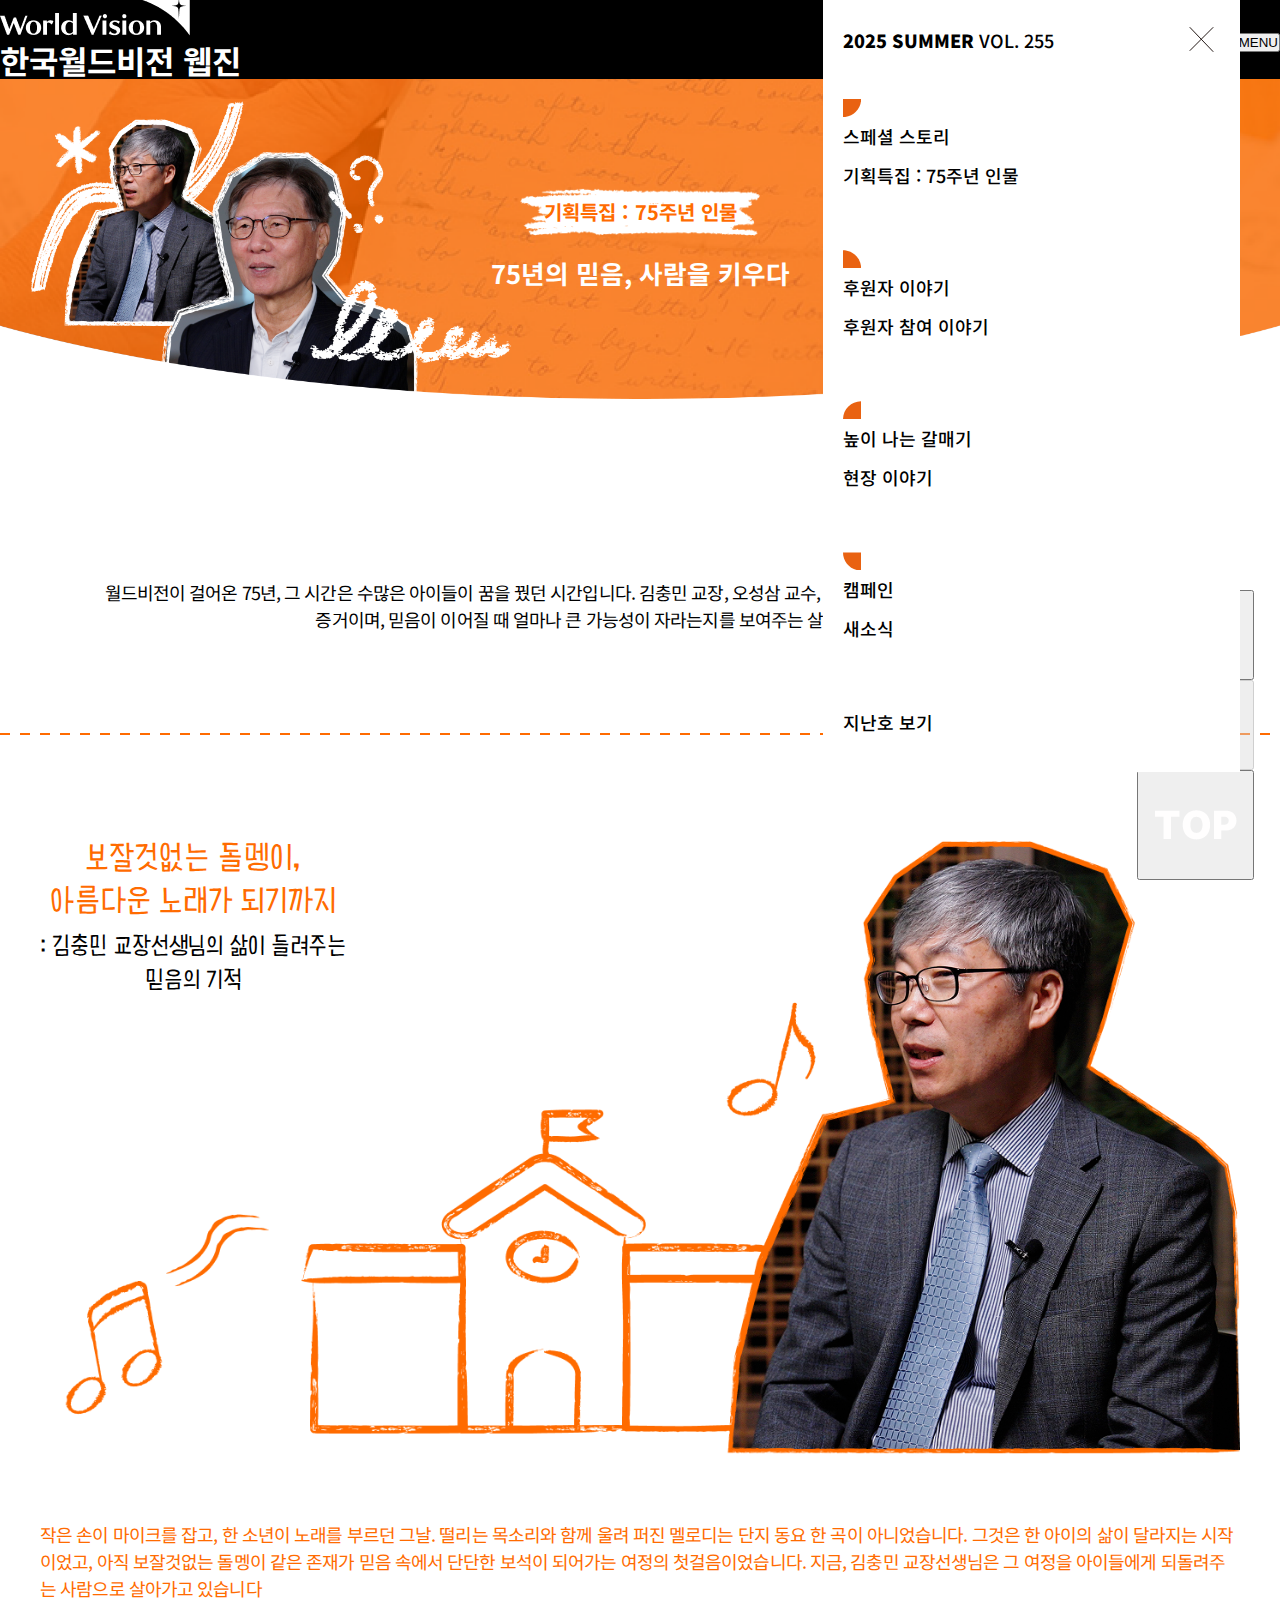
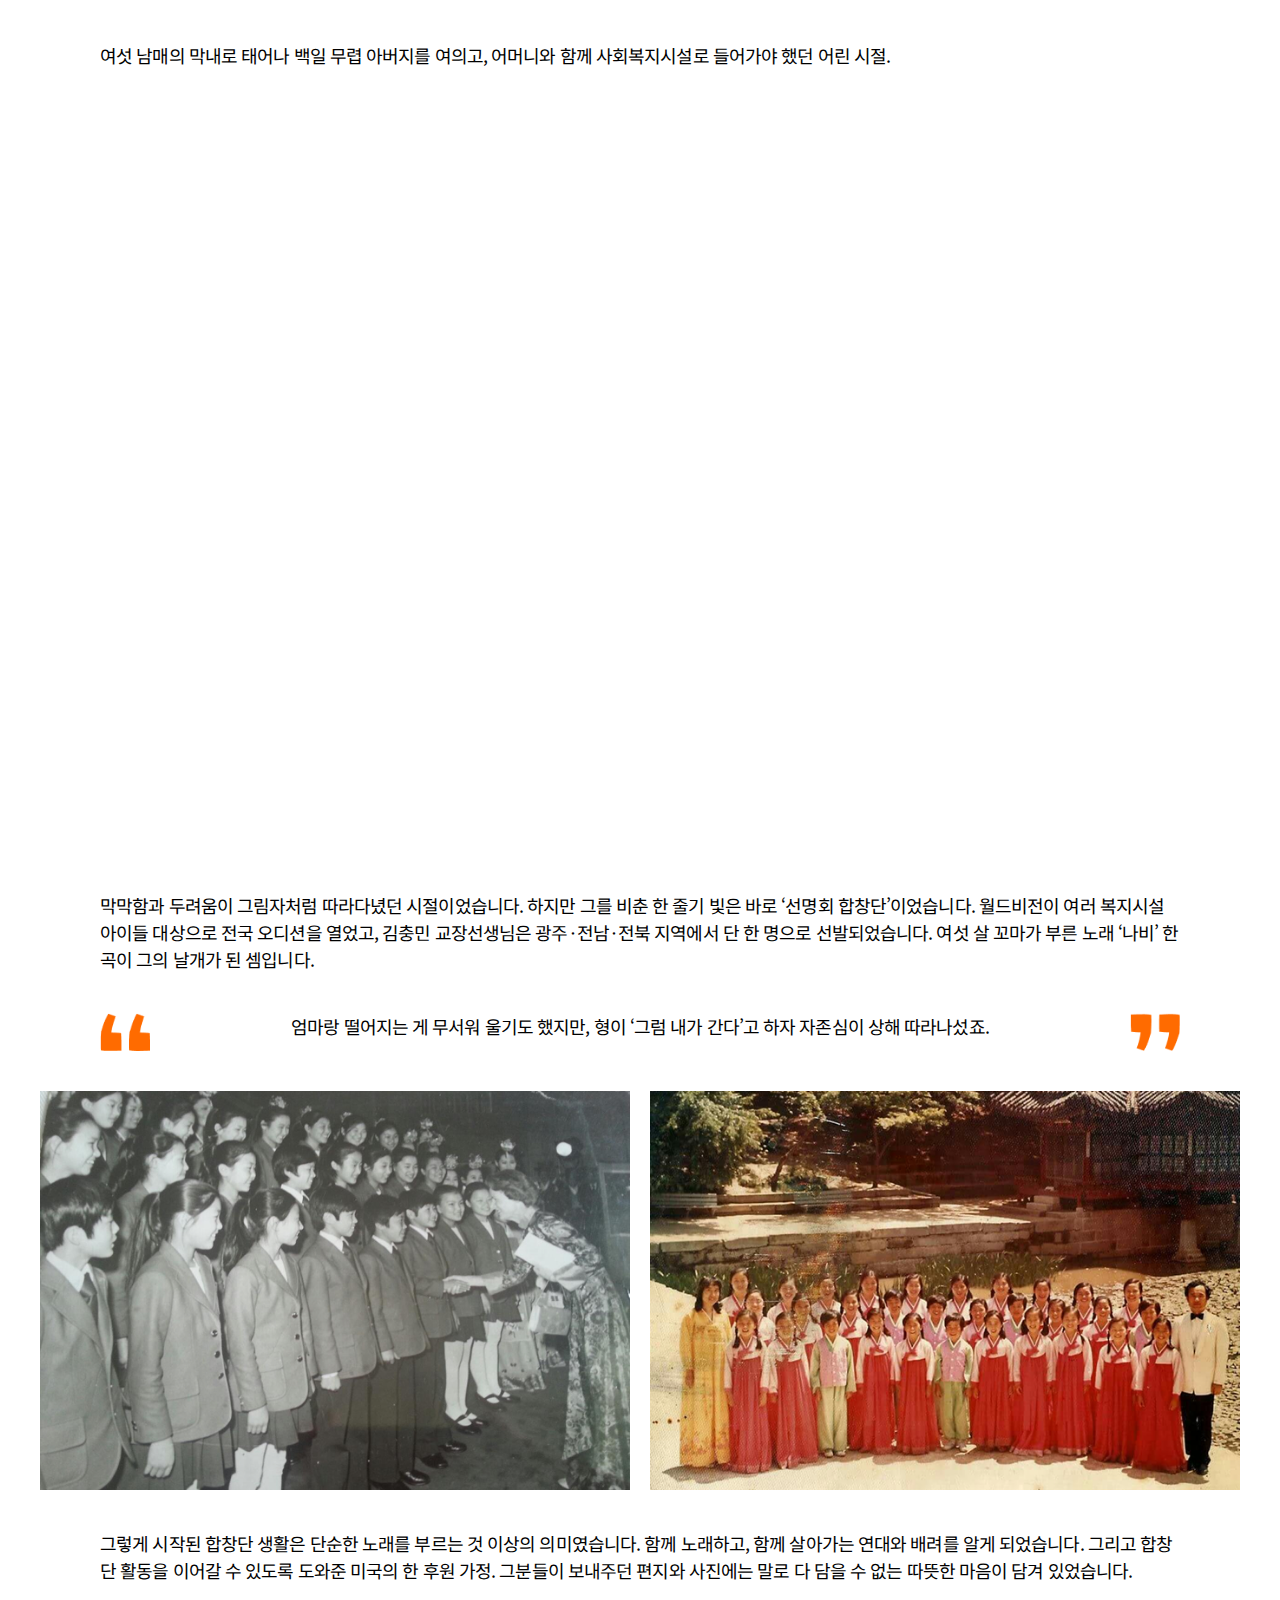
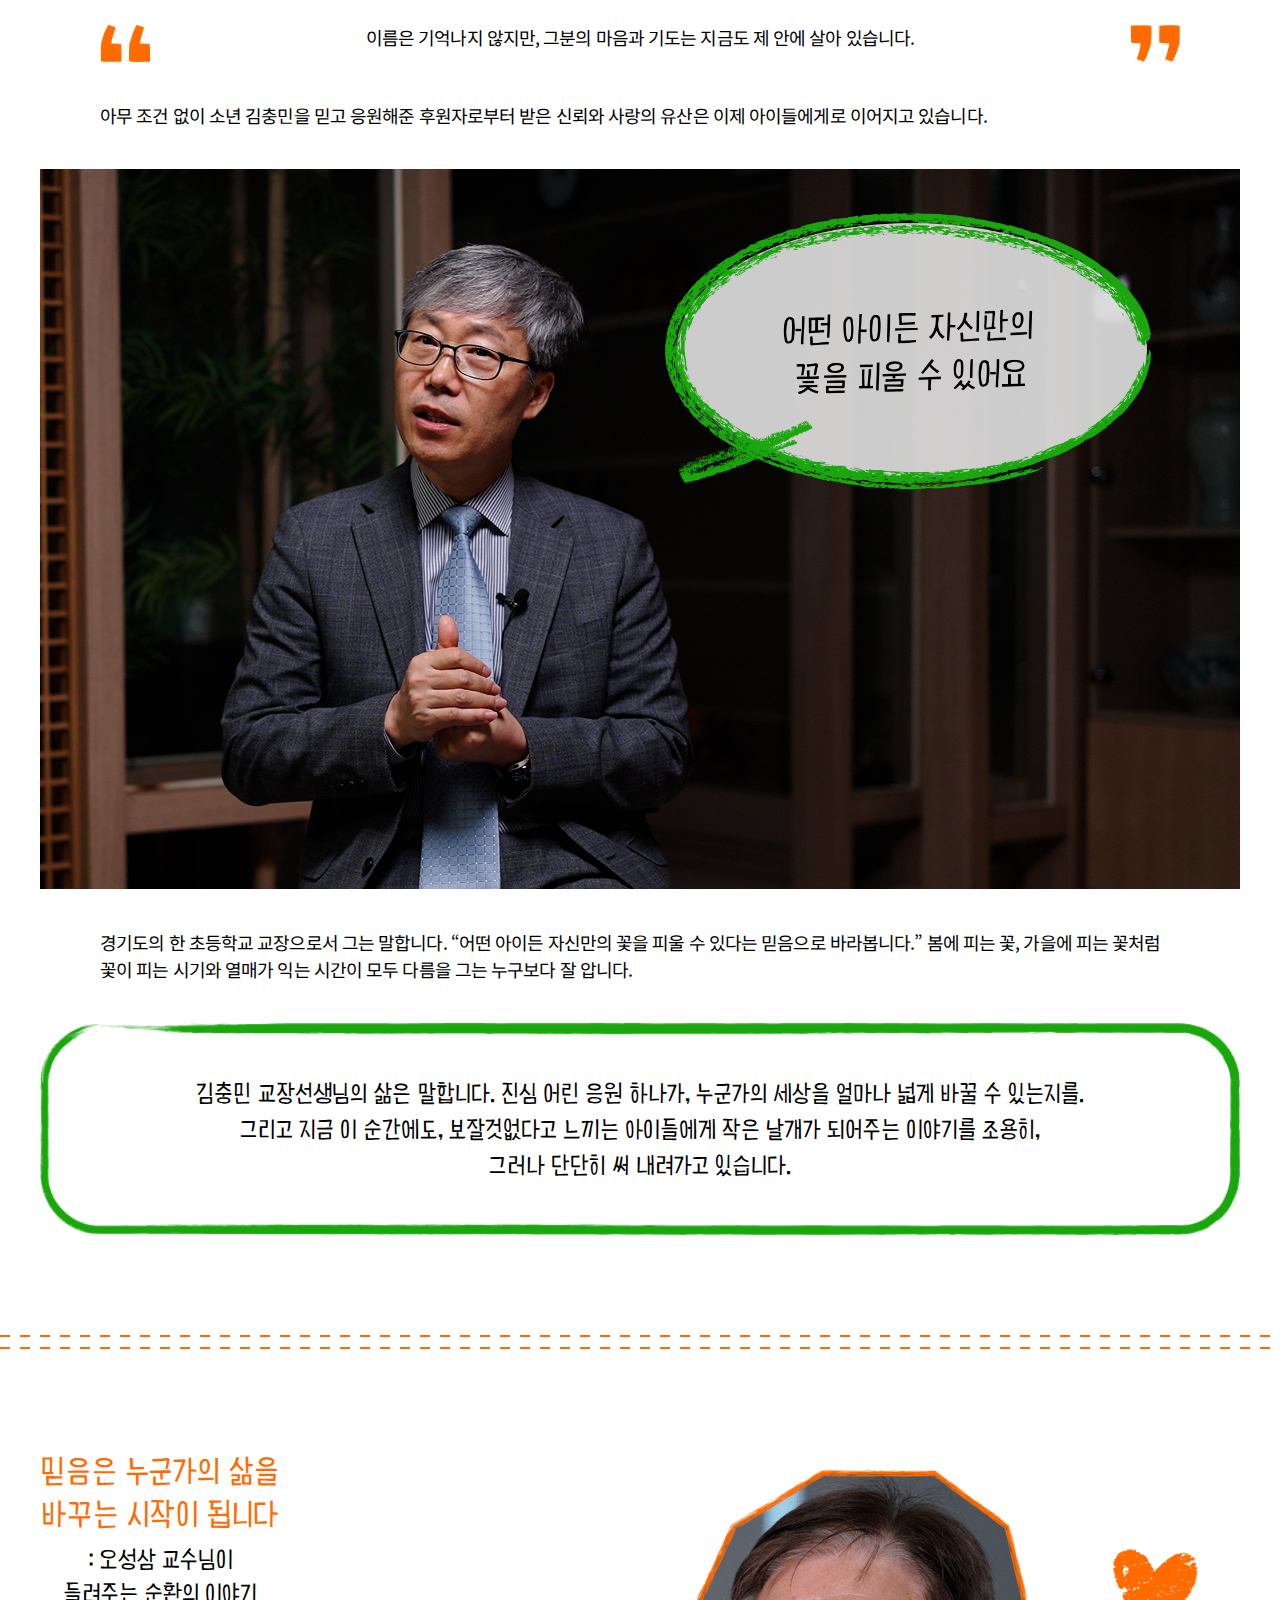
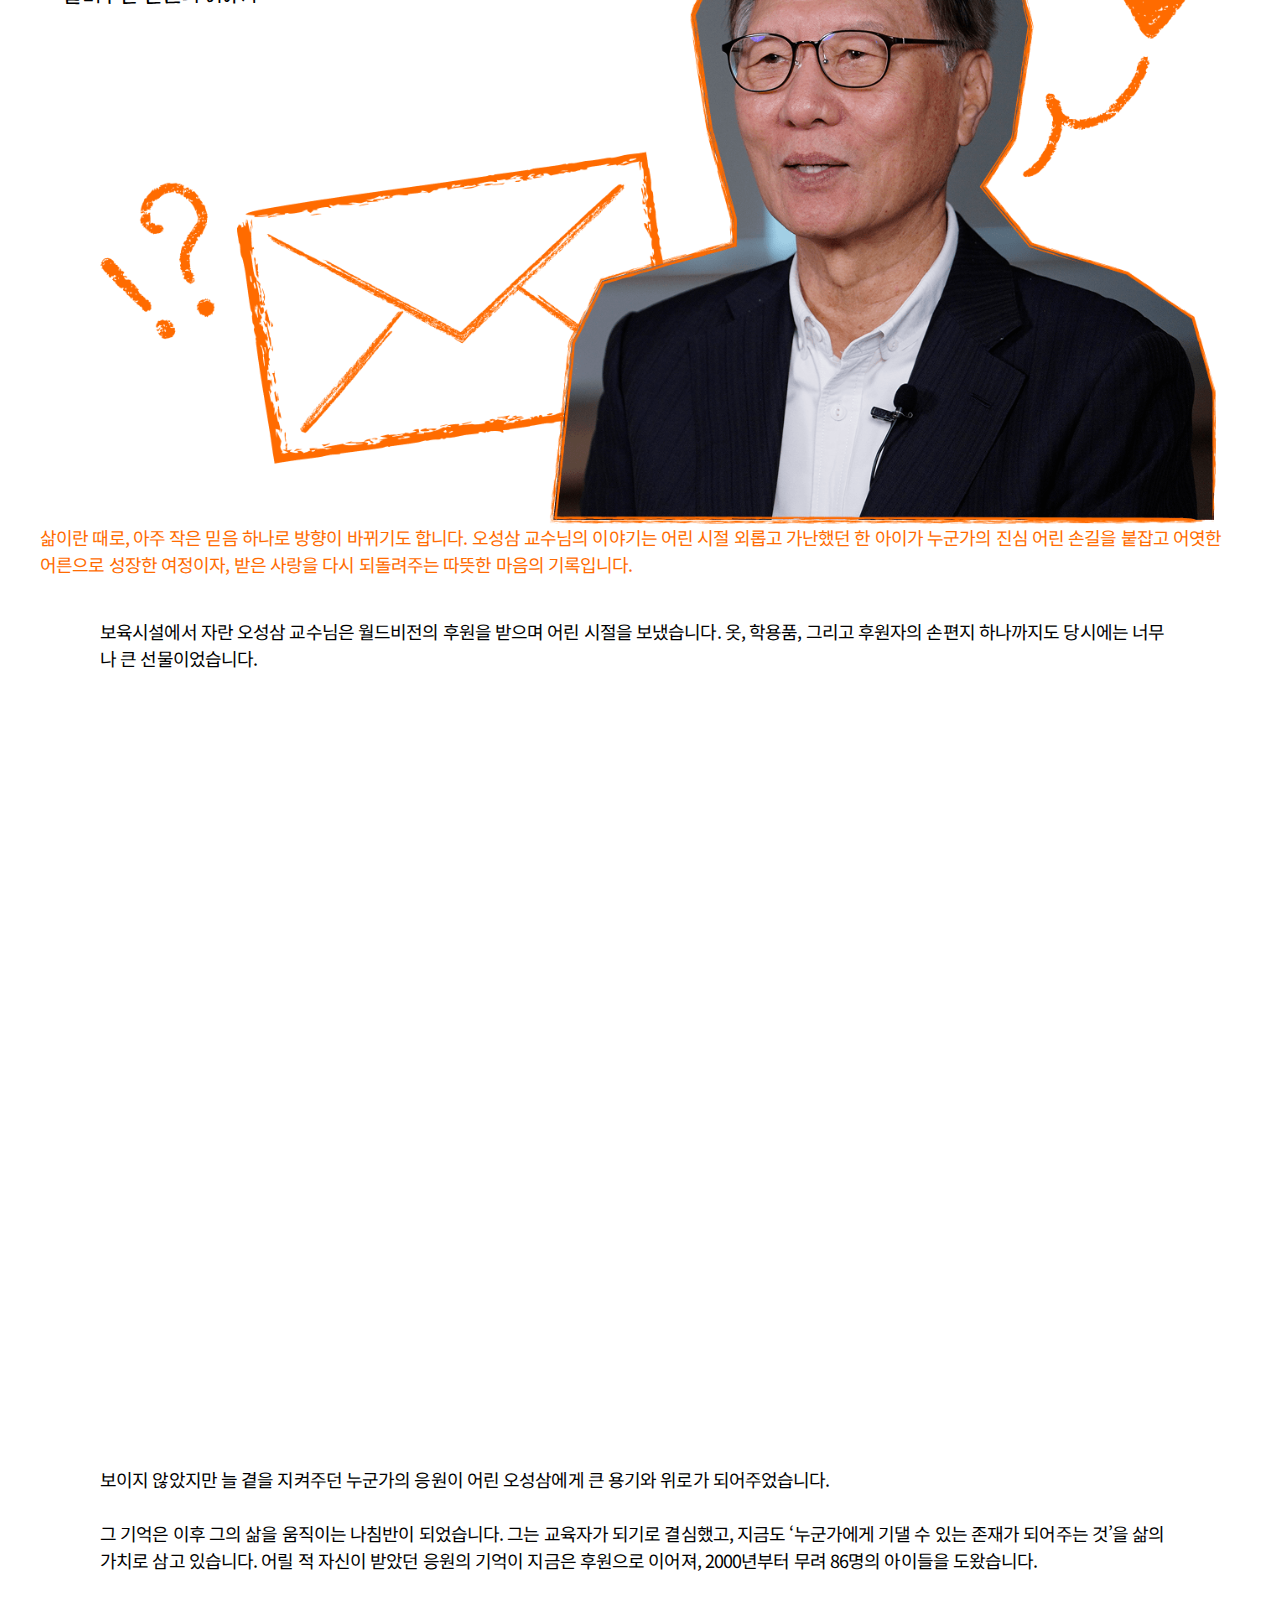
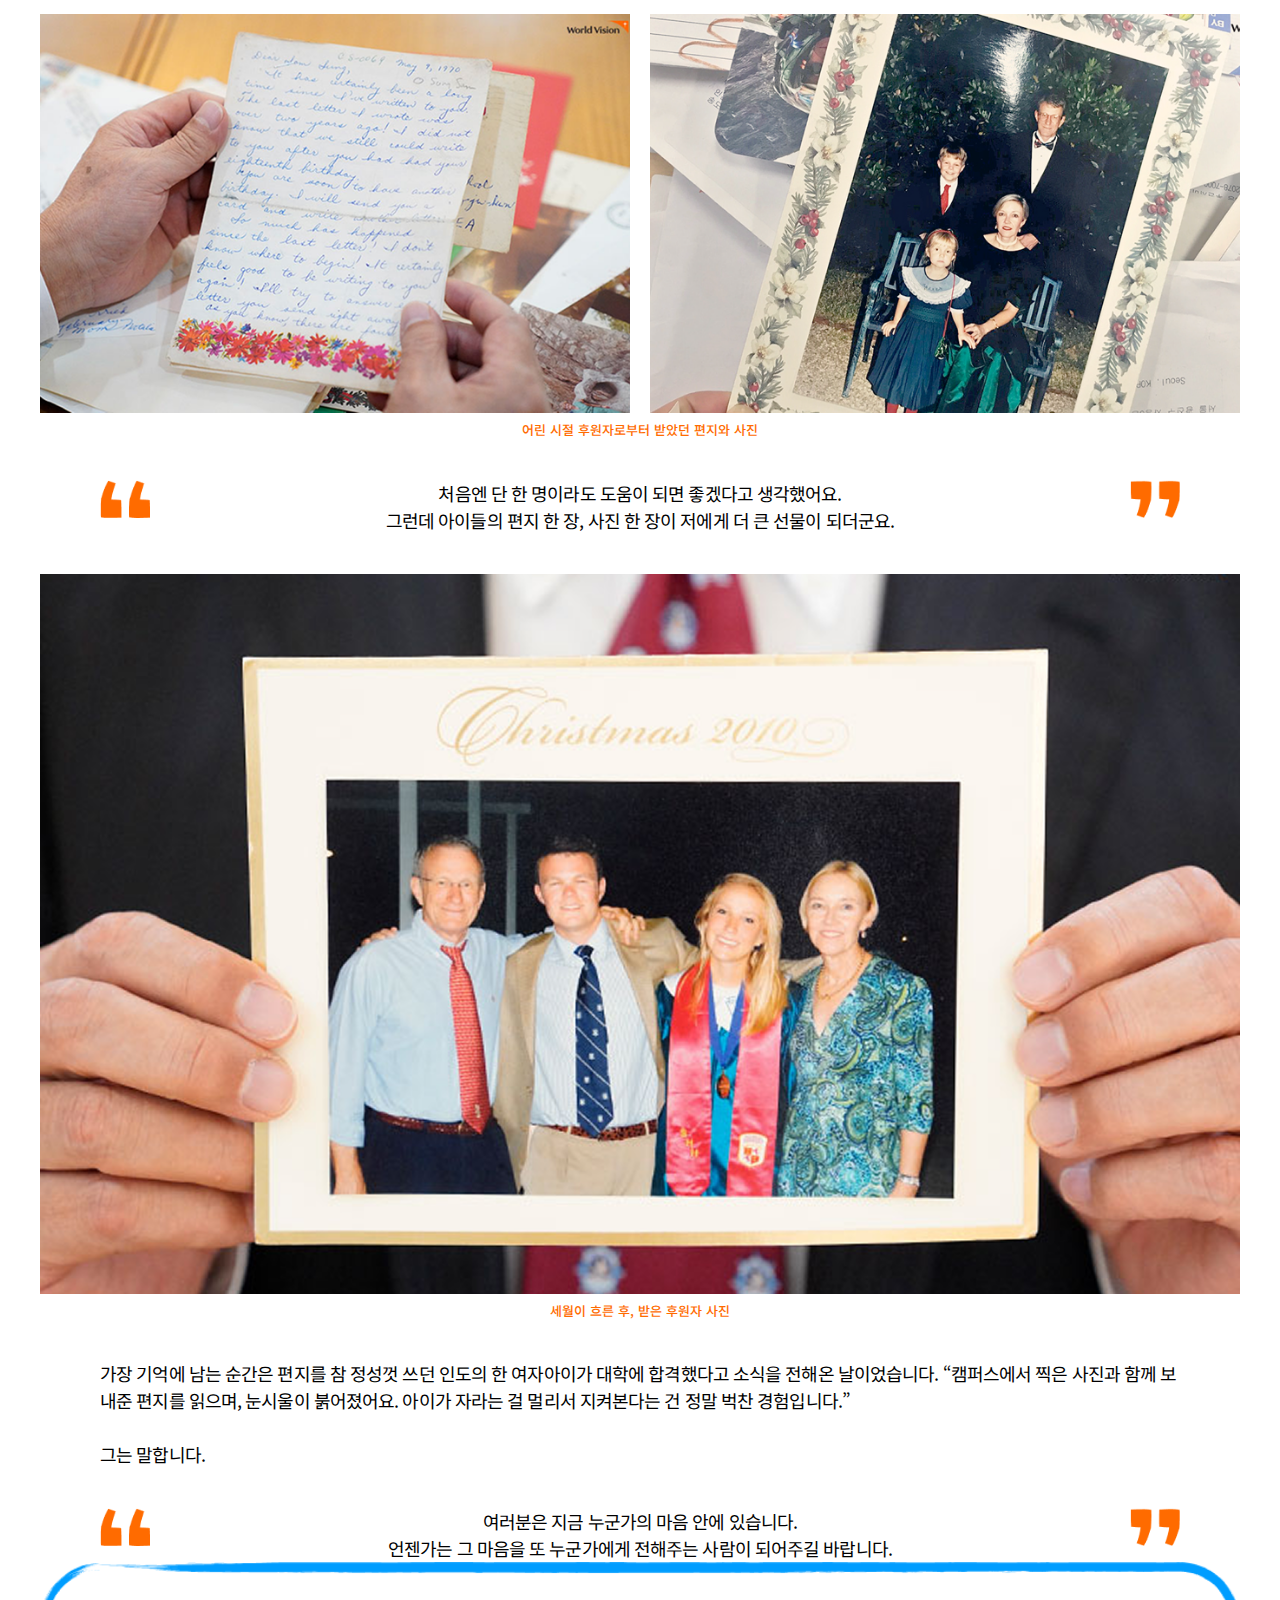
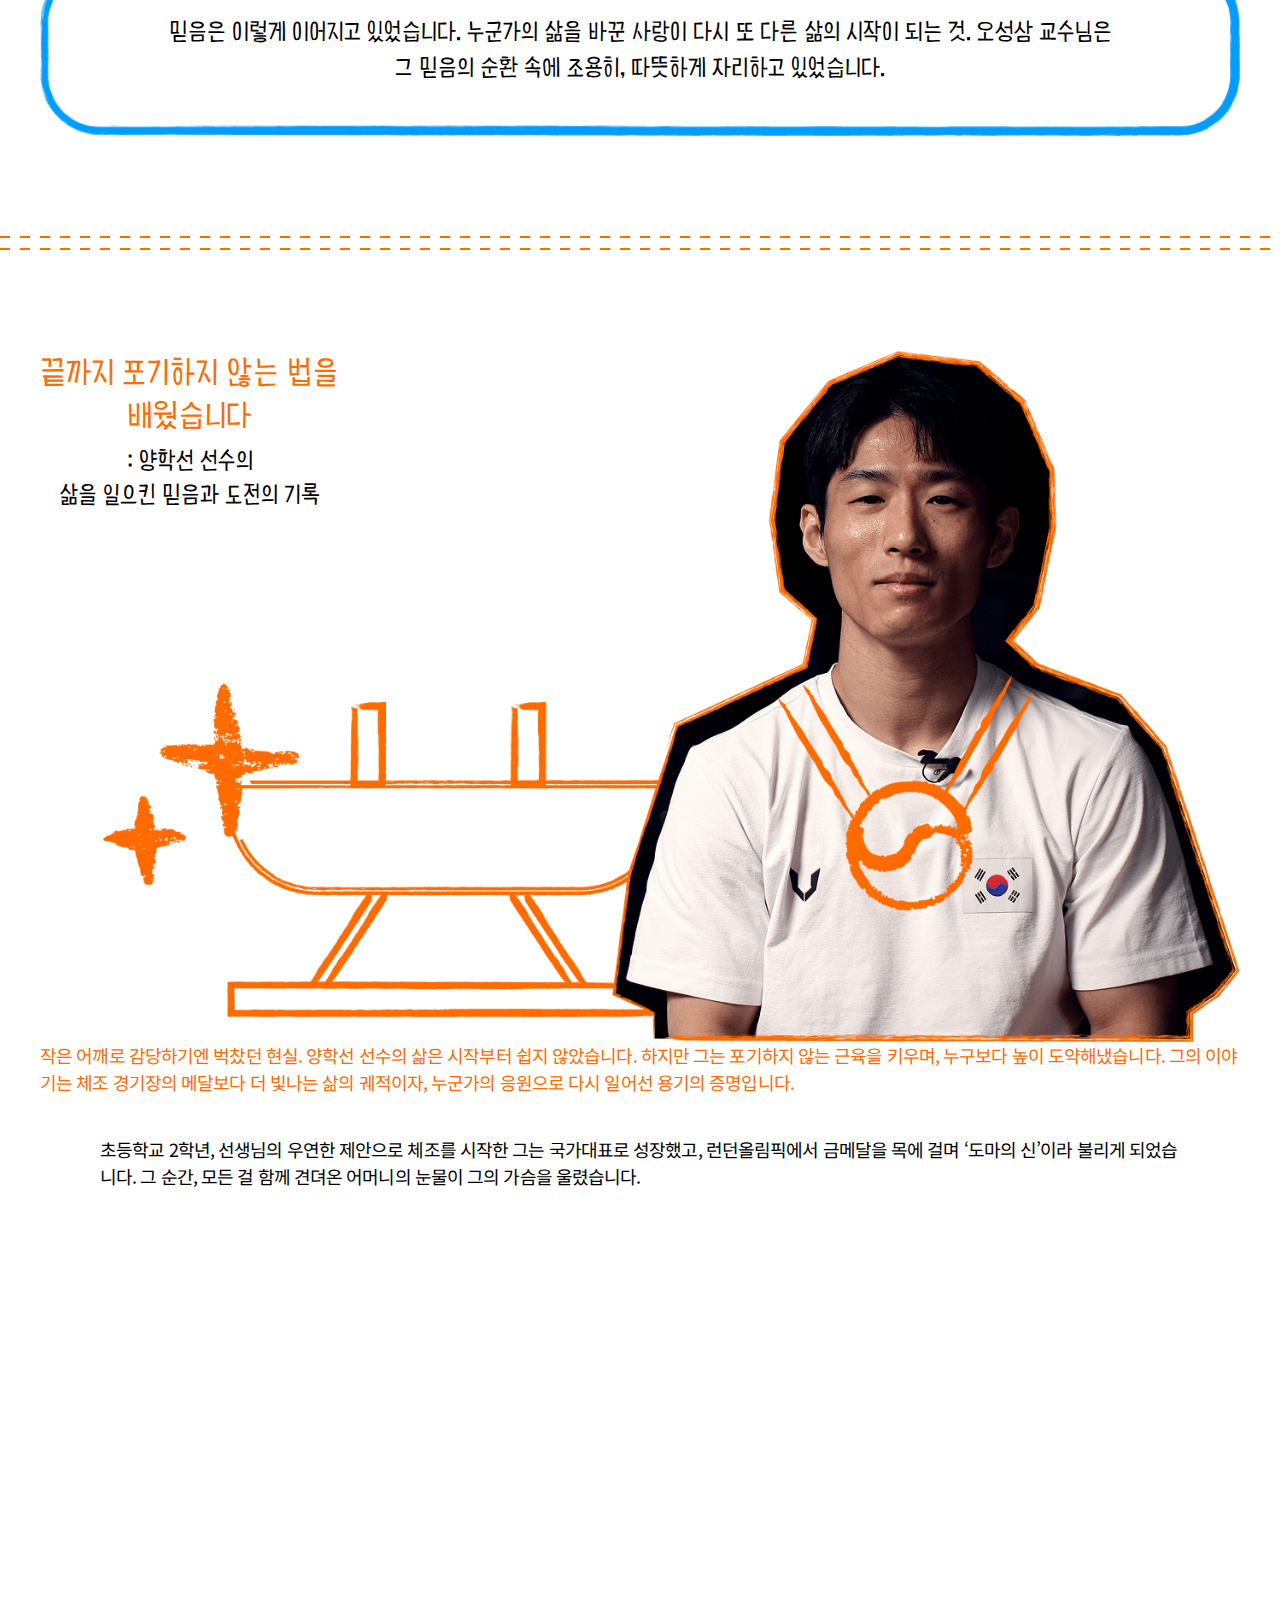
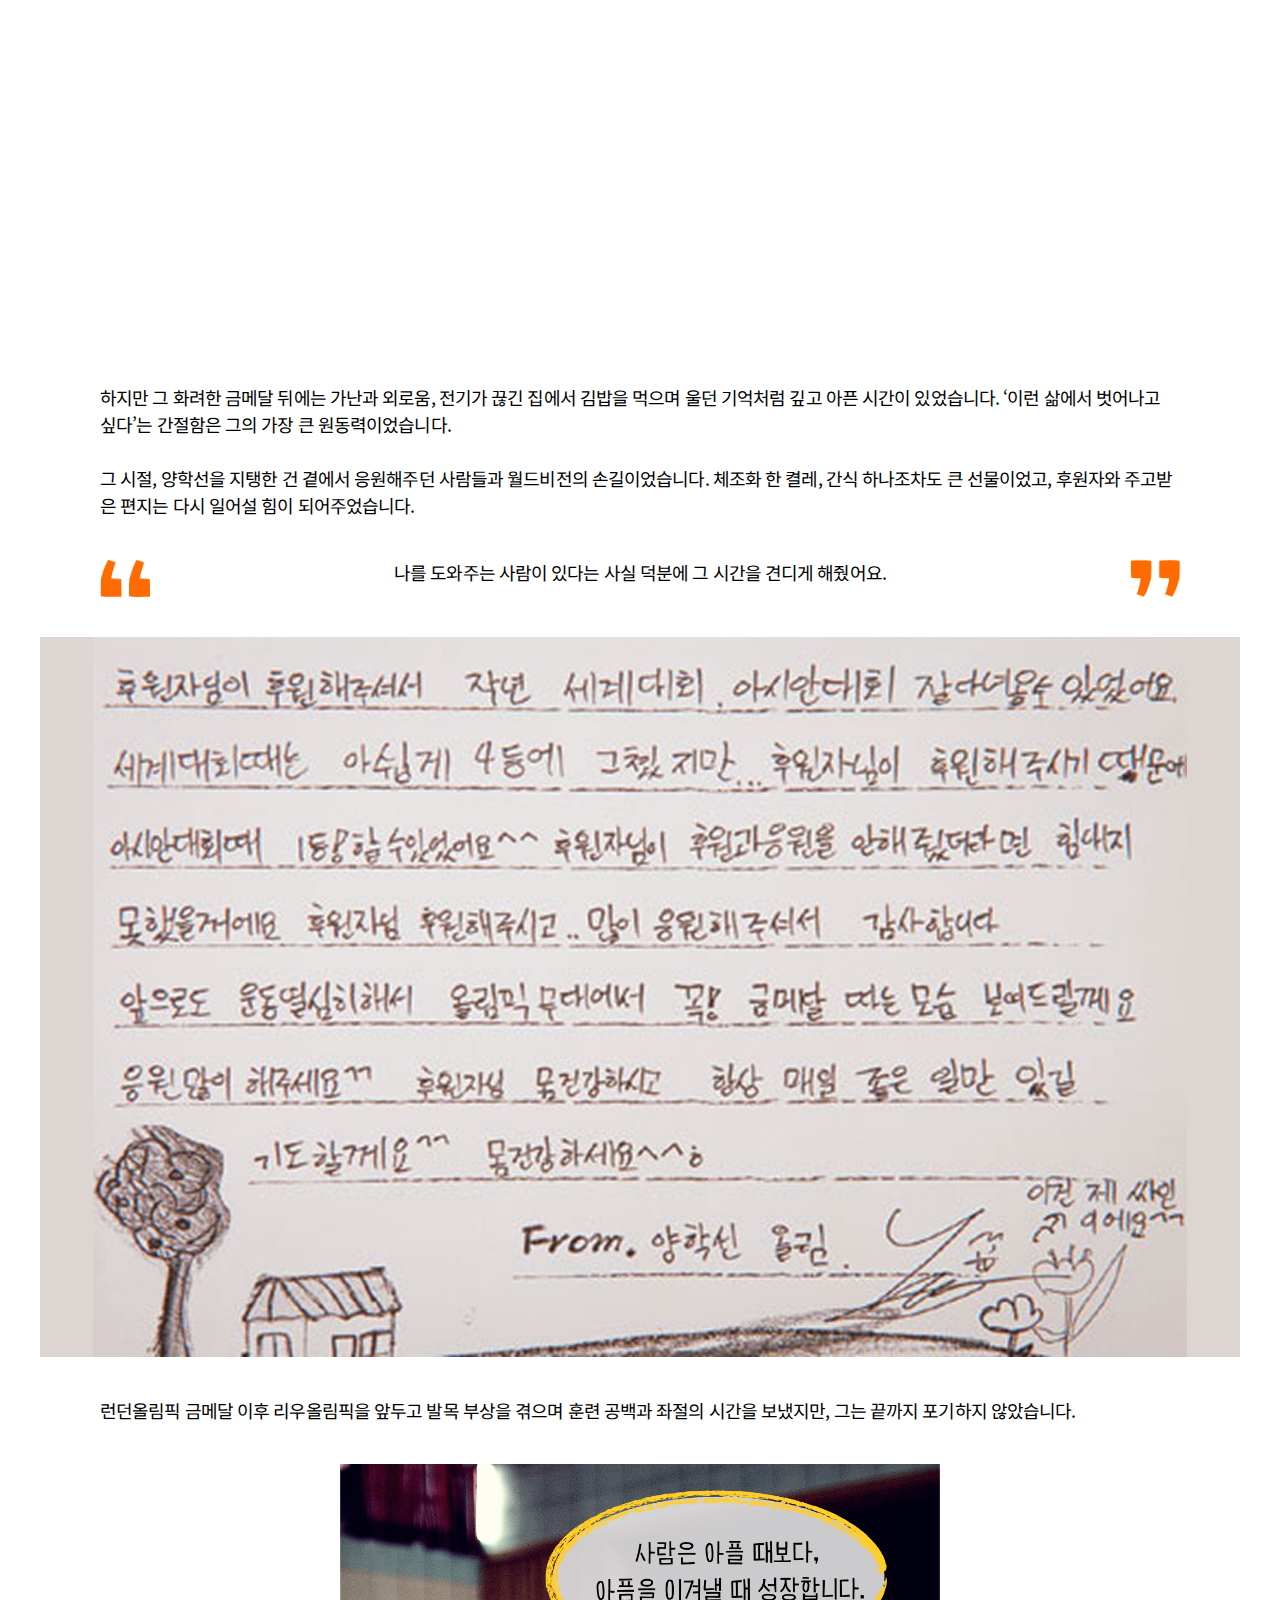
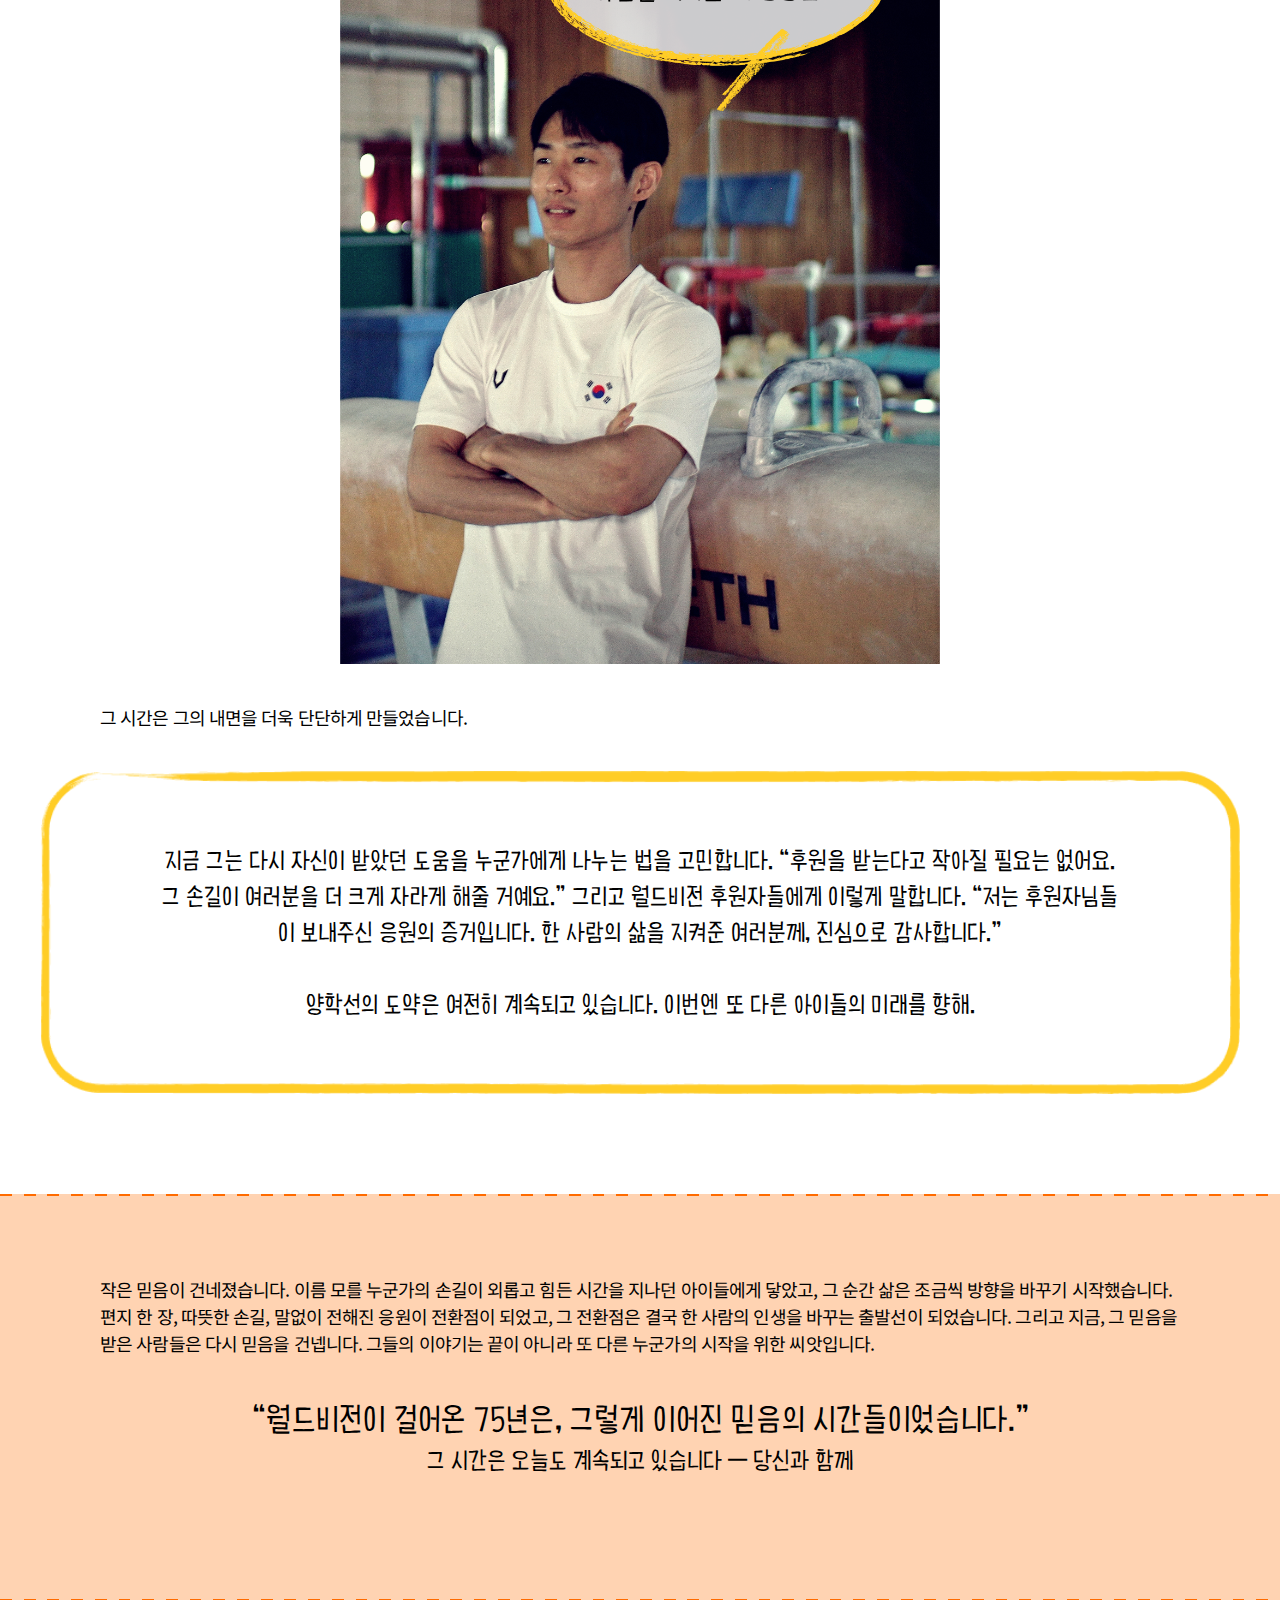
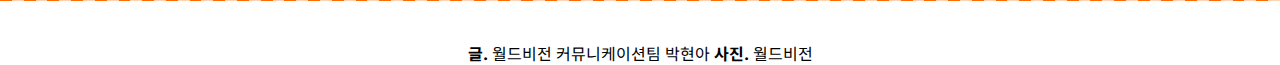
<file: static/webzine/character_pre.html>
<!DOCTYPE html> 
<html lang="ko">
<head>
    <meta http-equiv="Content-Type" content="text/html; charset=UTF-8">

    <meta charset="utf-8">
    <meta http-equiv="X-UA-Compatible" content="IE=edge">
    <meta name="theme-color" content="#fff">
    <meta name="viewport" content="width=device-width, initial-scale=1.0, minimum-scale=1.0, user-scalable=no">

    <!-- SEO 정보 입력-->	
    <title>한국월드비전 웹진 | 기획특집:75주년인물</title>
    <meta name="description" content="한국월드비전은 지구촌 2억 명 어린이와 가족, 지역사회를 돕는 글로벌 NGO 입니다. 월드비전은 투명한 기부금을 약속합니다.">
    <meta property="og:title" content="한국월드비전 웹진 | 새소식">
    <meta property="og:description" content="한국월드비전은 지구촌 2억 명 어린이와 가족, 지역사회를 돕는 글로벌 NGO 입니다. 월드비전은 투명한 기부금을 약속합니다.">
    <meta property="og:image" content="https://www.worldvision.or.kr/static/images/common/logo.png">
    <meta property="og:url" content="https://www.worldvision.or.kr/">
    <link rel="canonical" href="//www.worldvision.or.kr">
    <!-- //SEO 정보 입력 -->

    <!-- 수정 불가 -->
    <link rel="shortcut icon" href="https://www.worldvision.or.kr/static/images/common/favicon.ico">
    <link type="text/css" rel="stylesheet" href="https://www.worldvision.or.kr/static/css/jquery-ui.min.css">
    <link type="text/css" rel="stylesheet" href="https://www.worldvision.or.kr/static/css/swiper.min.css">
    <link type="text/css" rel="stylesheet" href="https://www.worldvision.or.kr/static/css/common.css?v=20240226171940">
    <link type="text/css" rel="stylesheet" href="https://www.worldvision.or.kr/static/css/main.css?v=20240226171940">
    <link type="text/css" rel="stylesheet" href="https://www.worldvision.or.kr/static/css/sub.css?v=20240226171940">
    <link type="text/css" rel="stylesheet" href="https://www.worldvision.or.kr/static/css/module.css?v=20240226171940">
    <link type="text/css" rel="stylesheet" href="https://www.worldvision.or.kr/static/css/cmsModule.css">
    <link type="text/css" rel="stylesheet" href="https://gb.worldvision.or.kr/resources/wvFrt/project/template/inc/wv-add.css">
    <link href="https://fonts.googleapis.com/css?family=Noto+Sans+KR:100,300,400,500,700,900&display=swap&subset=korean" rel="stylesheet">
    <script type="text/javascript" src="https://www.worldvision.or.kr/static/js/jquery-2.2.4.min.js"></script>
    <script type="text/javascript" src="https://www.worldvision.or.kr/static/js/jquery-ui.min.js"></script>
    <script type="text/javascript" src="https://www.worldvision.or.kr/static/js/jquery.nicescroll.min.js"></script>
    <script type="text/javascript" src="https://www.worldvision.or.kr/static/js/swiper.min.js"></script>
    <script type="text/javascript" src="https://www.worldvision.or.kr/static/js/in-view.js"></script>
    <script type="text/javascript" src="https://www.worldvision.or.kr/static/js/ui.js"></script>
    <script type="text/javascript" src="https://www.worldvision.or.kr/static/js/common/common.js?v=20240226171940"></script>
    <script type="text/javascript" src="https://www.worldvision.or.kr/static/js/common.js?v=20240226171940"></script>
    <script type="text/javascript" src="https://www.worldvision.or.kr/static/js/cmsModule.js"></script>
    <script async="" src="https://script.hotjar.com/modules.3ba69200791f16077ba8.js" charset="utf-8"></script><script type="text/javascript" async="" src="https://googleads.g.doubleclick.net/pagead/viewthroughconversion/651132761/?random=1708935699077&amp;cv=11&amp;fst=1708935699077&amp;bg=ffffff&amp;guid=ON&amp;async=1&amp;gtm=45be42l0za200&amp;gcd=13l3l3l3l1&amp;dma=0&amp;u_w=1920&amp;u_h=1080&amp;url=https%3A%2F%2Fwww.worldvision.or.kr%2Fparticipate%2FchurchVisionSunday&amp;ref=https%3A%2F%2Fwww.worldvision.or.kr%2FworldVisionIntro%2FintroInfo&amp;hn=www.googleadservices.com&amp;frm=0&amp;tiba=%EB%B9%84%EC%A0%84%EC%A3%BC%EC%9D%BC%20%7C%20%EC%B0%B8%EC%97%AC%ED%95%98%EA%B8%B0%20-%20%EC%9B%94%EB%93%9C%EB%B9%84%EC%A0%84&amp;npa=0&amp;pscdl=noapi&amp;auid=1947791541.1708906766&amp;uaa=x86&amp;uab=64&amp;uafvl=Chromium%3B122.0.6261.69%7CNot(A%253ABrand%3B24.0.0.0%7CGoogle%2520Chrome%3B122.0.6261.69&amp;uamb=0&amp;uap=Windows&amp;uapv=10.0.0&amp;uaw=0&amp;fledge=1&amp;data=event%3Dgtag.config&amp;rfmt=3&amp;fmt=4"></script>

    <link type="text/css" rel="stylesheet" href="https://gb.worldvision.or.kr/resources/wvFrt/project/template/microsite/css/mc-util.css">
    <script type="text/javascript" src="https://gb.worldvision.or.kr/resources/wvFrt/project/template/microsite/js/header-util.js"></script>
    <!-- //수정 불가-->

    <!-- 추가 css js 입력 -->
    <link rel="stylesheet" href="https://cdnjs.cloudflare.com/ajax/libs/animate.css/4.1.1/animate.min.css" />
    <link rel="stylesheet" href="css/main.css" type="text/css">
    <link rel="stylesheet" href="css/common.css" type="text/css">

    <script defer type="text/javascript" src="js/pageCtrl.js"></script>
    <script defer type="text/javascript" src="js/scrollMagic.js"></script>
</head>

<body>
    <!-- utility navigation -->
    <div data-include-path="https://gb.worldvision.or.kr/resources/wvFrt/project/template/microsite/inc/util-nav.html"></div>
    <!--// utility navigation -->

    <div id="wrap" class="campaign main">
        <header id="header">
            <!-- 상단 메뉴 -->
            <div class="header_wrap">
                <div class="logo">
                    <h1><a href="index.html"><img src="images/common/logo.png" alt="한국월드비전 웹진"><span class="hide">한국월드비전
                                웹진</span></a></h1>
                </div>
                <div class="vol_info pc_display">2025 SUMMER VOL. 255</div>
                <div class="vol_info mobile_display">VOL. 255</div>
                <div class="menu">
                    <button type="button">MENU</button>
                </div>
                <!-- <div class="angles mobile_display">
                    <img src="images/common/angle-down.svg" alt="아래로 펼치기" class="down">
                </div> -->
            </div> <!-- //상단 메뉴 -->
        </header>

        <!-- 전체 메뉴 팝업 -->
        <div class="my_gnb" id="my_gnb">
            <div class="gnb_wrap">
                <div class="mn_top">
                    <div class="vol_info"><span>2025 SUMMER</span> VOL. 255</div>
                    <div class="close_btn"><img src="images/common/menuClose.svg" alt="메뉴 닫기"></div>
                </div>
                <nav>
                    <ul class="gnb">
                        <li>
                            <ul class="lnb">
                                <li><a href="#">스페셜 스토리</a></li>
                                <li><a href="#">기획특집 : 75주년 인물</a></li>
                            </ul>
                        </li>
                        <li>
                            <ul class="lnb">
                                <li><a href="#">후원자 이야기</a></li>
                                <li><a href="#">후원자 참여 이야기</a></li>
                            </ul>
                        </li>
                        <li>
                            <ul class="lnb">
                                <li><a href="#">높이 나는 갈매기</a></li>
                                <li><a href="#">현장 이야기</a></li>
                            </ul>
                        </li>
                        <li>
                            <ul class="lnb">
                                <li><a href="#">캠페인</a></li>
                                <li><a href="#">새소식</a></li>
                            </ul>
                        </li>
                    </ul>
                </nav>
                <div class="btns">
                    <a href="https://www.worldvision.or.kr/informationCenter/letter">지난호 보기</a>
                </div>
            </div><!-- //gnb_wrap -->

            <script>
                $('.my_gnb .gnb_wrap').hide();

                $('.menu').click(function () {
                    $('.my_gnb').addClass('on');
                    $('.my_gnb .gnb_wrap').slideDown();
                });
                $('.close_btn').click(function () {
                    $('.my_gnb').removeClass('on');
                    $('.my_gnb .gnb_wrap').slideUp();
                });
            </script>
        </div>
        <div class="my_gnb02 mobile_display" id="my_gnb02">
            <div class="my_info02">
                <a href="javascript:void(0);" class="btn_myinfo02"><span class="hide">최상단 메뉴</span></a>
                <div class="my_lyr02">
                    <!--D:로그인 전 노출 메뉴-->
                    <ul>
                        <li><a href="/loginProcess/initLogin">로그인</a></li>
                        <li><a href="/membership/initMembership?openYn=Y">회원가입</a></li>
                        <li><a href="/a/light_util" class="btn_type btn_size btn_bg_orange"><span>후원하기</span></a></li>
                    </ul>
                    <!--D:로그인 후 노출 메뉴-->
                    <ul>
                        <li><span class="name">월드비전</span>님</li>
                        <li class="btn_area"><a href="/a/light_util"
                                class="btn_type btn_size btn_bg_orange"><span>후원하기</span></a></li>
                        <li class="divide"><a
                                href="javascript:loading_open_hreflink('https://my.worldvision.or.kr', '1');">마이월드비전</a>
                        </li>
                        <li><a href="/loginProcess/logout">로그아웃</a></li>
                    </ul>
                </div>
            </div>
        </div>
        <script>
            $('.my_gnb02').hide();
            $('.angles').click(function () {
                $('.my_gnb02').toggle();
            });
        </script> <!-- // 전체 메뉴 팝업 -->

        <!-- 콘텐츠 -->
        <main id="container" class="main-wrap subType1"> <!-- subType1유형 서브페이지 공통 클래스 -->
            <!-- 비주얼 -->
            <div class="image-wrapper">
                <picture>
                    <source srcset="images/character/mainVmob.png" media="(max-width: 767px)">
                    <img class="base-image" src="images/character/mainV.png" alt="배경 이미지">
                <!-- 추후 overlay 스타일 적용시 참조 : <div class="overlay"></div> -->
                </picture>
                <div class="title-wrapper">
                    <div class="titleTop">
                        <img class="titleBgType1" src="images/character/titleBg.png" alt="제목 배경">
                        <h1 class="menu-title">기획특집 : 75주년 인물</h1>
                    </div>
                    <h2 class="title">75년의 믿음, <br class="mob"/>사람을 키우다</h2>
                </div>
            </div>         

            <!-- 본문 -->
            <div id="character" class="sub-content-section subType2-inner">
                <div class="content-wrap">
                    <!-- 본문 시작 -->
                    <div class="content">
                        <!-- 상단문구 -->
                        <div class="section-sub">
                            <span class="description tc">
                                월드비전이 걸어온 75년, 그 시간은 수많은 아이들이 꿈을 꿨던 시간입니다. 김충민 교장, 오성삼 교수, 양학선 선수. 이들의 이야기는 후원이 만든 변화의 증거이며, 믿음이 이어질 때 얼마나 큰 가능성이 자라는지를 보여주는 살아 있는 역사입니다.
                            </span>
                        </div>
                        
                        <div class="dashed-line"></div>
                        <!-- 1 -->
                        <div id="section1" class="section-sub tc">
                            <!-- 배경타이틀 -->
                            <div class="bgTitle mb-4">
                                <picture>
                                    <source srcset="images/character/contentImg01mob.png" media="(max-width: 767px)">
                                    <img class="img" src="images/character/contentImg01.png" alt="김충민 교장선생님 사진">
                                </picture>
                                <!-- <img class="img" src="images/character/contentImg01.png" alt="김충민 교장선생님 사진"> -->
                                <div class="point-box tl">
                                    보잘것없는 돌멩이,<br/> 아름다운 노래가 되기까지
                                    <span class="black-text">: 김충민 교장선생님의 <br class="mob"/>삶이 들려주는 <br class="mob480"/>믿음의 기적</span>
                                </div>
                            </div>

                            <span class="description txtPoint">
                                작은 손이 마이크를 잡고, 한 소년이 노래를 부르던 그날. 떨리는 목소리와 함께 울려 퍼진 멜로디는 단지 동요 한 곡이 아니었습니다. 그것은 한 아이의 삶이 달라지는 시작이었고, 아직 보잘것없는 돌멩이 같은 존재가 믿음 속에서 단단한 보석이 되어가는 여정의 첫걸음이었습니다. 지금, 김충민 교장선생님은 그 여정을 아이들에게 되돌려주는 사람으로 살아가고 있습니다
                            </span>
                            <span class="description mt-4">
                                여섯 남매의 막내로 태어나 백일 무렵 아버지를 여의고, 어머니와 함께 사회복지시설로 들어가야 했던 어린 시절.
                            </span>
                            <div class="mt-4 mb-4 animate-on-scroll" data-animate="fadeIn">
                                <picture>
                                    <source srcset="images/character/contentImg02mob.png" media="(max-width: 767px)">
                                    <img class="img" src="images/character/contentImg02.png" alt="여섯 남매의 가족사진">
                                </picture>
                            </div>
                            <span class="description">
                                막막함과 두려움이 그림자처럼 따라다녔던 시절이었습니다. 하지만 그를 비춘 한 줄기 빛은 바로 ‘선명회 합창단’이었습니다. 월드비전이 여러 복지시설 아이들 대상으로 전국 오디션을 열었고, 김충민 교장선생님은 광주·전남·전북 지역에서 단 한 명으로 선발되었습니다. 여섯 살 꼬마가 부른 노래 ‘나비’ 한 곡이 그의 날개가 된 셈입니다.
                            </span>
                            <div class="flex-bigMark mt-4">
                                <img class="mark" src="images/specialStory/bigMarkL.png" alt="">
                                <div class="description">엄마랑 떨어지는 게 무서워 울기도 했지만, 
                                    형이 ‘그럼 내가 간다’고 하자 자존심이 상해 따라나섰죠.
                                </div>
                                <img class="mark" src="images/specialStory/bigMarkR.png" alt="">
                            </div>
                            <div class="mt-4">
                                <div class="flexBox">
                                    <div>
                                        <img class="flexBox-item" src="images/character/contentImg03-1.png" alt="흑백 합창단 활동사진">
                                    </div>
                                    <div>
                                        <img class="flexBox-item" src="images/character/contentImg03-2.png" alt="컬러 합창단 활동사진">
                                    </div>
                                </div>
                            </div>
                            <span class="description mt-4">
                                그렇게 시작된 합창단 생활은 단순한 노래를 부르는 것 이상의 의미였습니다. 함께 노래하고, 함께 살아가는 연대와 배려를 알게 되었습니다. 그리고 합창단 활동을 이어갈 수 있도록 도와준 미국의 한 후원 가정. 그분들이 보내주던 편지와 사진에는 말로 다 담을 수 없는 따뜻한 마음이 담겨 있었습니다.
                            </span>
                            <div class="flex-bigMark mt-4">
                                <img class="mark" src="images/specialStory/bigMarkL.png" alt="">
                                <div class="description">
                                    이름은 기억나지 않지만, 그분의 마음과 기도는 지금도 제 안에 살아 있습니다. 
                                </div>
                                <img class="mark" src="images/specialStory/bigMarkR.png" alt="">
                            </div>
                            <span class="description mt-4">
                                아무 조건 없이 소년 김충민을 믿고 응원해준 후원자로부터 받은 신뢰와 사랑의 유산은 이제 아이들에게로 이어지고 있습니다.
                            </span>
                            <div class="mt-4 mb-4">
                                <img class="img" src="images/character/contentImg04.png" alt="현재 교장선생님의 대화모습">
                            </div>
                            <span class="description mt-4 mb-4">
                                경기도의 한 초등학교 교장으로서 그는 말합니다. “어떤 아이든 자신만의 꽃을 피울 수 있다는 믿음으로 바라봅니다.” 봄에 피는 꽃, 가을에 피는 꽃처럼 꽃이 피는 시기와 열매가 익는 시간이 모두 다름을 그는 누구보다 잘 압니다.
                            </span>
                            <div class="bgTxt-wrap">
                                <picture>
                                    <source srcset="images/character/contentImg06mob2.png" media="(max-width: 480px)">
                                    <source srcset="images/character/contentImg06mob.png" media="(max-width: 600px)">
                                    <img class="img" src="images/character/contentImg06.png" alt="말풍선 그림">
                                </picture>
                                <span class="bunpil bgTxt">
                                    김충민 교장선생님의 삶은 말합니다. 
                                    진심 어린 응원 하나가, 누군가의 세상을 얼마나 넓게 
                                    바꿀 수 있는지를. <br class="web"/>그리고 지금 이 순간에도, 
                                    보잘것없다고 느끼는 아이들에게 
                                    작은 날개가 되어주는 이야기를 조용히, <br class="web"/>
                                    그러나 단단히 써 내려가고 있습니다.
                                </span>
                            </div>
                        </div>
                        
                        <div class="dashed-line mb-1"></div>
                        <div class="dashed-line"></div>

                        <!-- 2 -->
                        <div id="section2" class="section-sub tc">
                            <!-- 배경타이틀 -->
                            <div class="bgTitle mb-4">
                                <img class="img" src="images/character/contentImg07.png" alt="오성삼 교수님 사진">
                                <div class="point-box tl">
                                    믿음은 누군가의 삶을 <br/> 바꾸는 시작이 됩니다
                                    <span class="black-text">: 오성삼 교수님이<br class="mob480"/> 들려주는 <br class="mob"/> 순환의 이야기</span>
                                </div>
                            </div>

                            <span class="description txtPoint">
                                삶이란 때로, 아주 작은 믿음 하나로 방향이 바뀌기도 합니다. 오성삼 교수님의 이야기는 어린 시절 외롭고 가난했던 한 아이가 누군가의 진심 어린 손길을 붙잡고 어엿한 어른으로 성장한 여정이자, 받은 사랑을 다시 되돌려주는 따뜻한 마음의 기록입니다.
                            </span>
                            <span class="description mt-4">
                                보육시설에서 자란 오성삼 교수님은 월드비전의 후원을 받으며 어린 시절을 보냈습니다. 옷, 학용품, 그리고 후원자의 손편지 하나까지도 당시에는 너무나 큰 선물이었습니다.
                            </span>
                            <div class="mt-4 mb-4 animate-on-scroll" data-animate="fadeIn">
                                <picture>
                                    <source srcset="images/character/contentImg08mob.png" media="(max-width: 767px)">
                                    <img class="img" src="images/character/contentImg08.png" alt="오성삼 교수님 인터뷰 사진">
                                </picture>
                            </div>
                            <span class="description">
                                보이지 않았지만 늘 곁을 지켜주던 누군가의 응원이 어린 오성삼에게 큰 용기와 위로가 되어주었습니다.
                                <br/><br/>
                                그 기억은 이후 그의 삶을 움직이는 나침반이 되었습니다. 그는 교육자가 되기로 결심했고, 지금도 ‘누군가에게 기댈 수 있는 존재가 되어주는 것’을 삶의 가치로 삼고 있습니다. 어릴 적 자신이 받았던 응원의 기억이 지금은 후원으로 이어져, 2000년부터 무려 86명의 아이들을 도왔습니다.
                            </span>
                            <!-- 이미지 2장 캡션 1개 스타일 -->
                            <div class="double-wrap mt-4">
                                <div class="img-double">
                                    <figure class="txtPoint">
                                        <div class="flexBox">
                                            <div>
                                                <img class="flexBox-item" src="images/character/contentImg09-1.png" alt="">
                                            </div>
                                            <div>
                                                <img class="flexBox-item" src="images/character/contentImg09-2.png" alt="">
                                            </div>
                                        </div>
                                        <figcaption><span class="caption">어린 시절 후원자로부터 받았던 편지와 사진</span></figcaption>
                                    </figure>
                                </div>
                            </div>

                            <div class="flex-bigMark mt-4">
                                <img class="mark" src="images/specialStory/bigMarkL.png" alt="">
                                <div class="description tc">
                                    처음엔 단 한 명이라도 도움이 되면 좋겠다고 생각했어요.<br/>
                                    그런데 아이들의 편지 한 장, 사진 한 장이 저에게 더 큰 선물이 되더군요.
                                </div>
                                <img class="mark" src="images/specialStory/bigMarkR.png" alt="">
                            </div>

                            <div class="double-wrap mt-4">
                                <div class="img-double">
                                    <figure class="txtPoint">
                                        <img class="img" src="images/character/contentImg10.png" alt="">
                                        <figcaption><span class="caption">세월이 흐른 후, 받은 후원자 사진</span></figcaption>
                                    </figure>
                                </div>
                            </div>                          
                            <span class="description mt-4 mb-4">
                                가장 기억에 남는 순간은 편지를 참 정성껏 쓰던 인도의 한 여자아이가 대학에 합격했다고 소식을 전해온 날이었습니다. “캠퍼스에서 찍은 사진과 함께 보내준 편지를 읽으며, 눈시울이 붉어졌어요. 아이가 자라는 걸 멀리서 지켜본다는 건 정말 벅찬 경험입니다.”
                                <br/><br/>
                                그는 말합니다.
                            </span>
                            <div class="flex-bigMark mb-4">
                                <img class="mark" src="images/specialStory/bigMarkL.png" alt="">
                                <div class="description tc">
                                    여러분은 지금 누군가의 마음 안에 있습니다.<br/>
                                    언젠가는 그 마음을 또 누군가에게 전해주는 사람이 되어주길 바랍니다.
                                </div>
                                <img class="mark" src="images/specialStory/bigMarkR.png" alt="">
                            </div>
                            <div class="bgTxt-wrap">
                                <picture>
                                    <source srcset="images/character/contentImg11mob2.png" media="(max-width: 480px)">
                                    <source srcset="images/character/contentImg11mob.png" media="(max-width: 600px)">
                                    <img class="img" src="images/character/contentImg11.png" alt="말풍선 그림">
                                </picture>
                                <span class="bunpil bgTxt">믿음은 이렇게 이어지고 있었습니다. 
                                    누군가의 삶을 바꾼 사랑이 다시 또 다른 삶의 
                                    시작이 되는 것. 오성삼 교수님은 그 믿음의 순환 속에 
                                    조용히, 따뜻하게 자리하고 있었습니다.
                                </span>
                            </div>
                        </div>

                        <div class="dashed-line mb-1"></div>
                        <div class="dashed-line"></div>

                        <!-- 3 -->
                        <div id="section3" class="section-sub tc">
                            <!-- 배경타이틀 -->
                            <div class="bgTitle mb-4">
                                <img class="img" src="images/character/contentImg12.png" alt="양학선 선수 사진">
                                <div class="point-box tl">
                                    끝까지 포기하지 않는 법을 <br/> 배웠습니다
                                    <span class="black-text">: 양학선 선수의 <br class="mob480"/>삶을 일으킨 <br class="mob"/>믿음과 도전의 기록</span>
                                </div>
                            </div>

                            <span class="description txtPoint">
                                작은 어깨로 감당하기엔 벅찼던 현실. 양학선 선수의 삶은 시작부터 쉽지 않았습니다. 하지만 그는 포기하지 않는 근육을 키우며, 누구보다 높이 도약해냈습니다. 그의 이야기는 체조 경기장의 메달보다 더 빛나는 삶의 궤적이자, 누군가의 응원으로 다시 일어선 용기의 증명입니다.
                            </span>
                            <span class="description mt-4">
                                초등학교 2학년, 선생님의 우연한 제안으로 체조를 시작한 그는 국가대표로 성장했고, 런던올림픽에서 금메달을 목에 걸며 ‘도마의 신’이라 불리게 되었습니다. 그 순간, 모든 걸 함께 견뎌온 어머니의 눈물이 그의 가슴을 울렸습니다.
                            </span>
                            <div class="mt-4 mb-4 animate-on-scroll" data-animate="fadeIn">
                                <picture>
                                    <source srcset="images/character/contentImg13mob.png" media="(max-width: 767px)">
                                    <img class="img" src="images/character/contentImg13.png" alt="훈련중의 양학선 선수 사진">
                                </picture>
                            </div>
                            <span class="description">
                                하지만 그 화려한 금메달 뒤에는 가난과 외로움, 전기가 끊긴 집에서 김밥을 먹으며 울던 기억처럼 깊고 아픈 시간이 있었습니다. ‘이런 삶에서 벗어나고 싶다’는 간절함은 그의 가장 큰 원동력이었습니다.
                                <br/><br/>
                                그 시절, 양학선을 지탱한 건 곁에서 응원해주던 사람들과 월드비전의 손길이었습니다. 체조화 한 켤레, 간식 하나조차도 큰 선물이었고, 후원자와 주고받은 편지는 다시 일어설 힘이 되어주었습니다.
                            </span>
                            <div class="flex-bigMark mt-4">
                                <img class="mark" src="images/specialStory/bigMarkL.png" alt="">
                                <div class="description">
                                    나를 도와주는 사람이 있다는 사실 덕분에 그 시간을 견디게 해줬어요.
                                </div>
                                <img class="mark" src="images/specialStory/bigMarkR.png" alt="">
                            </div>
                            <div class="mt-4 mb-4">
                                <img class="img" src="images/character/contentImg14.png" alt="후원자가 보낸 편지 사진">
                            </div>

                            <span class="description mt-4">
                                런던올림픽 금메달 이후 리우올림픽을 앞두고 발목 부상을 겪으며 훈련 공백과 좌절의 시간을 보냈지만, 그는 끝까지 포기하지 않았습니다.
                            </span>
                            <div class="mt-4 mb-4">
                                <img class="smallImg" src="images/character/contentImg15.png" alt="팔짱을 끼고 서있는 양한선 선수 사진">
                            </div>
                            <span class="description mt-4 mb-4">
                                그 시간은 그의 내면을 더욱 단단하게 만들었습니다.
                            </span>
                            <div class="bgTxt-wrap">
                                <picture>
                                    <source srcset="images/character/contentImg16mob2.png" media="(max-width: 551px)">
                                    <source srcset="images/character/contentImg16mob.png" media="(max-width: 716px)">
                                    <img class="img" src="images/character/contentImg16.png" alt="말풍선 그림">
                                </picture>
                                <span class="bunpil bgTxt">
                                    지금 그는 다시 자신이 받았던 도움을 누군가에게 나누는 법을 고민합니다. “후원을 받는다고 작아질 필요는 없어요. 그 손길이 여러분을 더 크게 자라게 해줄 거예요.” 그리고 월드비전 후원자들에게 이렇게 말합니다. “저는 후원자님들이 보내주신 응원의 증거입니다. 한 사람의 삶을 지켜준 여러분께, 진심으로 감사합니다.”
                                    <br/><br/>
                                    양학선의 도약은 여전히 계속되고 있습니다. 
                                    이번엔 또 다른 아이들의 미래를 향해.
                                </span>
                            </div>
                        </div>

                    </div>
                </div>
            </div>
            <!-- 하단 배경섹션 -->
            <div class="content-section bg mainP character">
                <div class="content-wrap">
                    <!-- 본문 -->
                    <div class="content">
                        <span class="description mb-4">
                            작은 믿음이 건네졌습니다. 이름 모를 누군가의 손길이 외롭고 힘든 시간을 지나던 아이들에게 닿았고, 그 순간 삶은 조금씩 방향을 바꾸기 시작했습니다. 편지 한 장, 따뜻한 손길, 말없이 전해진 응원이 전환점이 되었고, 그 전환점은 결국 한 사람의 인생을 바꾸는 출발선이 되었습니다. 그리고 지금, 그 믿음을 받은 사람들은 다시 믿음을 건넵니다. 그들의 이야기는 끝이 아니라 또 다른 누군가의 시작을 위한 씨앗입니다.
                        </span>
                        <!-- 배경타이틀 -->
                        <div class="bgTitle bottom">
                            <div class="point-box tc">
                                “월드비전이 걸어온 75년은, 그렇게 이어진 믿음의 시간들이었습니다.”
                                <span class="black-text">그 시간은 오늘도 계속되고 있습니다 — 당신과 함께</span>
                            </div>
                        </div>
                                           
                    </div>                    
                </div>
            </div>

            <div class="description2 tc sub-content-section"><span class="fw-7">글.</span> 월드비전 커뮤니케이션팀 박현아  <br class="mob-br"/><span class="fw-7">사진. </span>월드비전</div>


        </main>



        <!-- page ctrl -->
        <div class="pagination">
            <button id="homePage" onclick="location.href='index.html'"><img src="images/common/homeButton.png" alt="월드비전 웹진 홈 바로가기"></button>
            <button id="prevPage" onclick="location.href='campaign.html'"><img src="images/common/prevButton.png" alt="월드비전 웹진 이전 기사로 이동하기"></button>
            <!-- <button id="nextPage"><img src="images/common/nextButton.png" alt="월드비전 웹진 다음 기사로 이동하기"></button> -->
            <button class="scroll-button" onclick="scrollToTop()" id="upPage"><img src="images/common/topButton.png" alt="월드비전 웹진 상단으로 이동하기"></button>
        </div> <!-- //page ctrl -->


        

        <!-- 플로팅 버튼 -->
        <div id="floating">
        </div>
        <!-- //플로팅 버튼 -->
    </div>




    <!-- footer -->
    <div data-include-path="https://gb.worldvision.or.kr/resources/wvFrt/project/template/inc/footer.html"></div>
    <!-- //footer -->

    <script>
        window.addEventListener('load', function () {
            var allElements = document.getElementsByTagName('*');
            Array.prototype.forEach.call(allElements, function (el) {
                var includePath = el.dataset.includePath;
                if (includePath) {
                    var xhttp = new XMLHttpRequest();
                    xhttp.onreadystatechange = function () {
                        if (this.readyState == 4 && this.status == 200) {
                            el.outerHTML = this.responseText;
                        }
                    };
                    xhttp.open('GET', includePath, true);
                    xhttp.send();
                }
            });
        }); 
    </script>
</body>

</html>
</file>
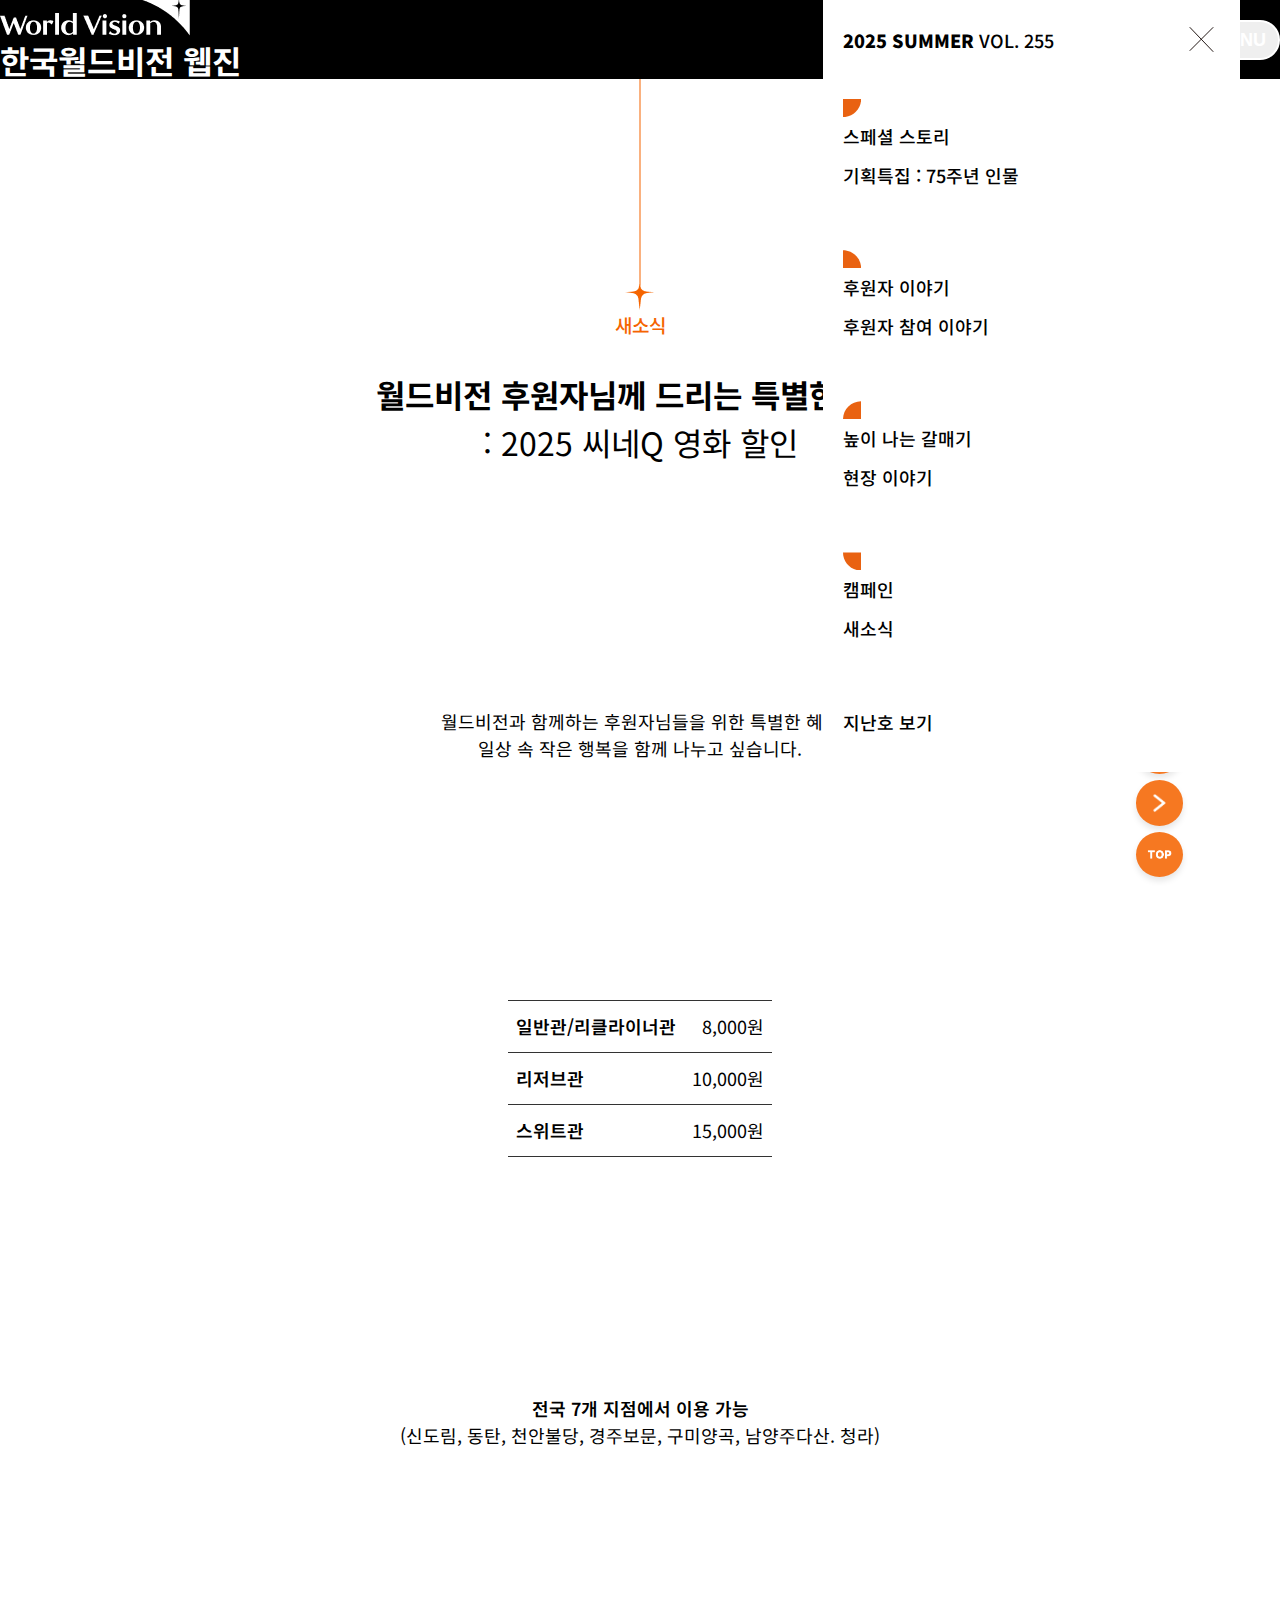
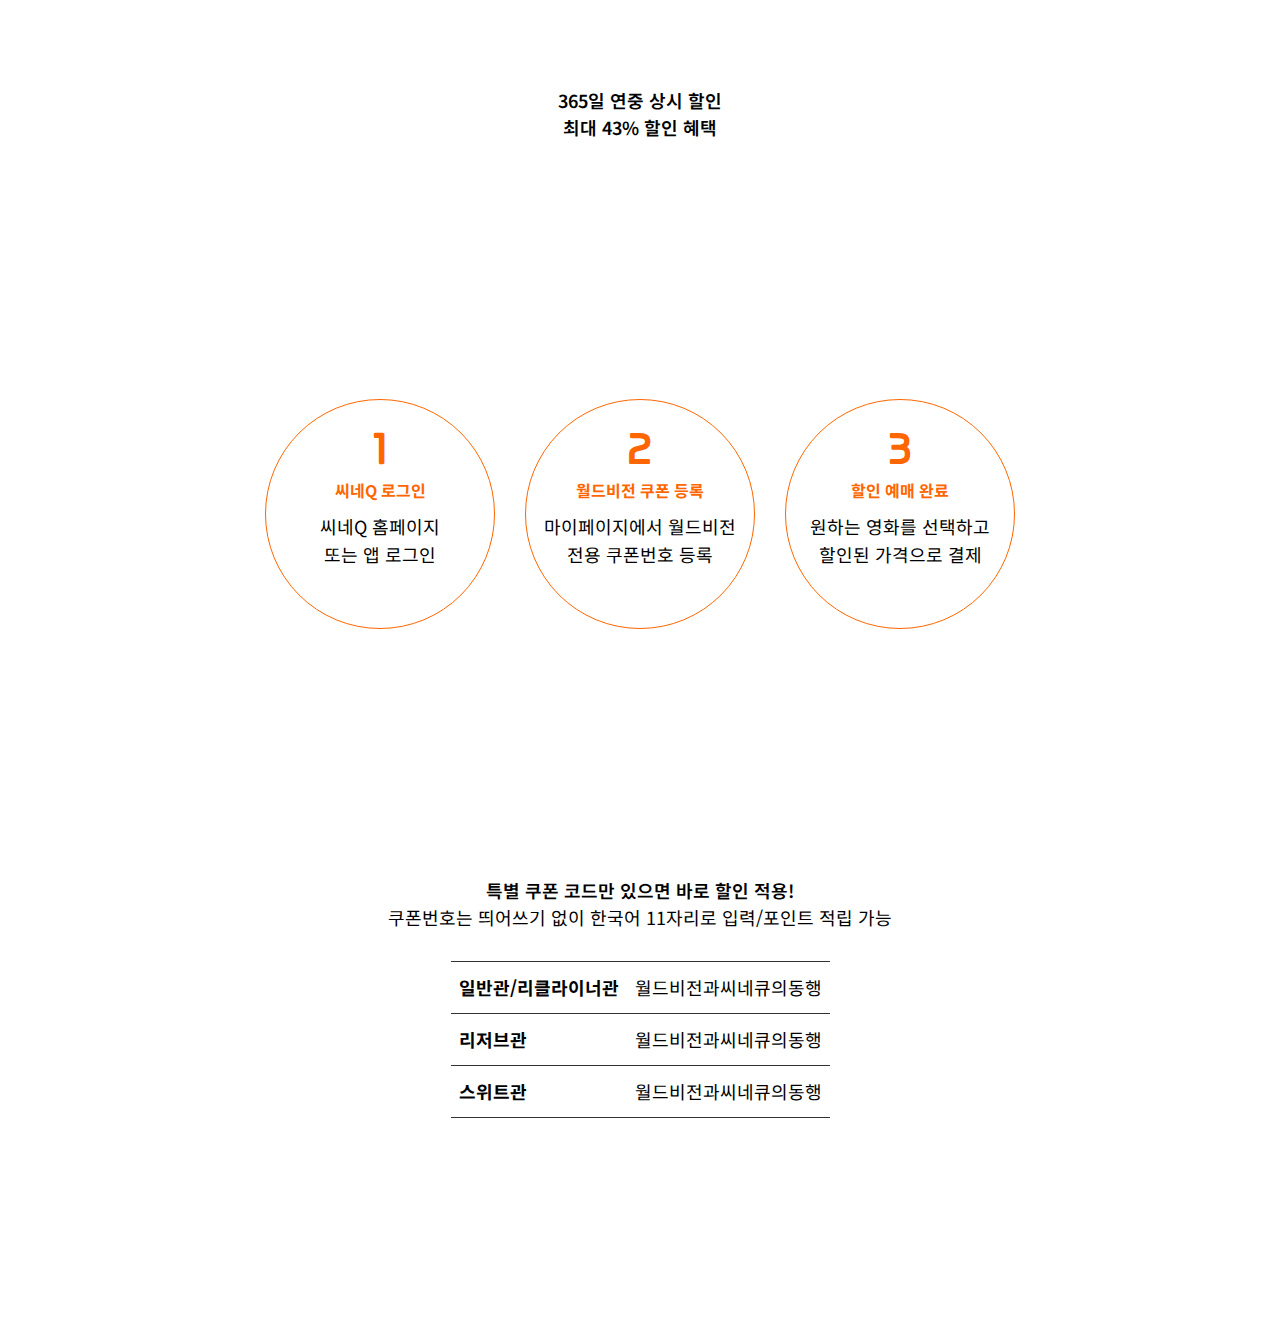
<file: static/webzine/news.html>
<!DOCTYPE html>
<html lang="ko">

<head>
    <meta http-equiv="Content-Type" content="text/html; charset=UTF-8">

    <meta charset="utf-8">
    <meta http-equiv="X-UA-Compatible" content="IE=edge">
    <meta name="theme-color" content="#fff">
    <meta name="viewport" content="width=device-width, initial-scale=1.0, minimum-scale=1.0, user-scalable=no">

    <title>한국월드비전 웹진 | 새소식</title>

    <!-- SEO 정보 입력 // 마지막에 변경하기 !!!!!!!-->
    <meta name="description" content="한국월드비전은 지구촌 2억 명 어린이와 가족, 지역사회를 돕는 글로벌 NGO 입니다. 월드비전은 투명한 기부금을 약속합니다.">
    <meta property="og:title" content="한국월드비전 웹진 | 메인 홈 - 월드비전·2025·여름호">
    <meta property="og:description" content="한국월드비전은 지구촌 2억 명 어린이와 가족, 지역사회를 돕는 글로벌 NGO 입니다. 월드비전은 투명한 기부금을 약속합니다.">
    <meta property="og:image" content="https://www.worldvision.or.kr/static/images/common/logo.png">
    <meta property="og:url" content="https://www.worldvision.or.kr/">
    <link rel="canonical" href="//www.worldvision.or.kr">
    <!-- //SEO 정보 입력 -->


    <!-- 수정 불가 -->
    <link rel="shortcut icon" href="https://www.worldvision.or.kr/static/images/common/favicon.ico">
    <link type="text/css" rel="stylesheet" href="https://www.worldvision.or.kr/static/css/jquery-ui.min.css">
    <link type="text/css" rel="stylesheet" href="https://www.worldvision.or.kr/static/css/swiper.min.css">
    <link type="text/css" rel="stylesheet" href="https://www.worldvision.or.kr/static/css/common.css?v=20240226171940">
    <link type="text/css" rel="stylesheet" href="https://www.worldvision.or.kr/static/css/main.css?v=20240226171940">
    <link type="text/css" rel="stylesheet" href="https://www.worldvision.or.kr/static/css/sub.css?v=20240226171940">
    <link type="text/css" rel="stylesheet" href="https://www.worldvision.or.kr/static/css/module.css?v=20240226171940">
    <link type="text/css" rel="stylesheet" href="https://www.worldvision.or.kr/static/css/cmsModule.css">
    <link type="text/css" rel="stylesheet"
        href="https://gb.worldvision.or.kr/resources/wvFrt/project/template/inc/wv-add.css">
    <link href="https://fonts.googleapis.com/css?family=Noto+Sans+KR:100,300,400,500,700,900&display=swap&subset=korean"
        rel="stylesheet">
    <script type="text/javascript" src="https://www.worldvision.or.kr/static/js/jquery-2.2.4.min.js"></script>
    <script type="text/javascript" src="https://www.worldvision.or.kr/static/js/jquery-ui.min.js"></script>
    <script type="text/javascript" src="https://www.worldvision.or.kr/static/js/jquery.nicescroll.min.js"></script>
    <script type="text/javascript" src="https://www.worldvision.or.kr/static/js/swiper.min.js"></script>
    <script type="text/javascript" src="https://www.worldvision.or.kr/static/js/in-view.js"></script>
    <script type="text/javascript" src="https://www.worldvision.or.kr/static/js/ui.js"></script>
    <script type="text/javascript"
        src="https://www.worldvision.or.kr/static/js/common/common.js?v=20240226171940"></script>
    <script type="text/javascript" src="https://www.worldvision.or.kr/static/js/common.js?v=20240226171940"></script>
    <script type="text/javascript" src="https://www.worldvision.or.kr/static/js/cmsModule.js"></script>
    <script async="" src="https://script.hotjar.com/modules.3ba69200791f16077ba8.js" charset="utf-8"></script>
    <script type="text/javascript" async=""
        src="https://googleads.g.doubleclick.net/pagead/viewthroughconversion/651132761/?random=1708935699077&amp;cv=11&amp;fst=1708935699077&amp;bg=ffffff&amp;guid=ON&amp;async=1&amp;gtm=45be42l0za200&amp;gcd=13l3l3l3l1&amp;dma=0&amp;u_w=1920&amp;u_h=1080&amp;url=https%3A%2F%2Fwww.worldvision.or.kr%2Fparticipate%2FchurchVisionSunday&amp;ref=https%3A%2F%2Fwww.worldvision.or.kr%2FworldVisionIntro%2FintroInfo&amp;hn=www.googleadservices.com&amp;frm=0&amp;tiba=%EB%B9%84%EC%A0%84%EC%A3%BC%EC%9D%BC%20%7C%20%EC%B0%B8%EC%97%AC%ED%95%98%EA%B8%B0%20-%20%EC%9B%94%EB%93%9C%EB%B9%84%EC%A0%84&amp;npa=0&amp;pscdl=noapi&amp;auid=1947791541.1708906766&amp;uaa=x86&amp;uab=64&amp;uafvl=Chromium%3B122.0.6261.69%7CNot(A%253ABrand%3B24.0.0.0%7CGoogle%2520Chrome%3B122.0.6261.69&amp;uamb=0&amp;uap=Windows&amp;uapv=10.0.0&amp;uaw=0&amp;fledge=1&amp;data=event%3Dgtag.config&amp;rfmt=3&amp;fmt=4"></script>

    <link type="text/css" rel="stylesheet"
        href="https://gb.worldvision.or.kr/resources/wvFrt/project/template/microsite/css/mc-util.css">
    <script type="text/javascript"
        src="https://gb.worldvision.or.kr/resources/wvFrt/project/template/microsite/js/header-util.js"></script>
    <!-- //수정 불가-->

    <!-- css 입력 -->
    <link rel="stylesheet" href="https://cdnjs.cloudflare.com/ajax/libs/animate.css/4.1.1/animate.min.css" />
    <!-- <link rel="stylesheet" href="css/main.css" type="text/css"> -->
    <link rel="stylesheet" href="css/main1.css" type="text/css">

    <!-- js 입력 -->
    <!-- <script src="https://cdnjs.cloudflare.com/ajax/libs/bodymovin/5.10.2/lottie.min.js"></script> -->
    <!-- <script defer type="text/javascript" src="js/protectImgText.js"></script> -->
    <script defer type="text/javascript" src="js/pageCtrl.js"></script>
    <script defer type="text/javascript" src="js/scrollMagic.js"></script>


</head>

<body>
    <!-- utility navigation -->
    <div data-include-path="https://gb.worldvision.or.kr/resources/wvFrt/project/template/microsite/inc/util-nav.html">
    </div> <!--// utility navigation -->

    <div id="wrap" class="campaign main">
        <header id="header">
            <!-- 상단 메뉴 -->
            <div class="header_wrap">
                <div class="logo">
                    <h1><a href="index.html"><img src="images/common/logo.png" alt="한국월드비전 웹진"><span class="hide">한국월드비전
                                웹진</span></a></h1>
                </div>
                <div class="vol_info pc_display">2025 SUMMER VOL. 255</div>
                <div class="vol_info mobile_display">2025 SUMMER VOL. 255</div>
                <div class="menu">
                    <button type="button">MENU</button>
                </div>
                <!-- <div class="angles mobile_display">
                    <img src="images/common/angle-down.svg" alt="아래로 펼치기" class="down">
                </div> -->
            </div> <!-- //상단 메뉴 -->
        </header>

        <!-- 전체 메뉴 팝업 -->
        <div class="my_gnb" id="my_gnb">
            <div class="gnb_wrap">
                <div class="mn_top">
                    <div class="vol_info"><span>2025 SUMMER</span> VOL. 255</div>
                    <div class="close_btn"><img src="images/common/menuClose.svg" alt="메뉴 닫기"></div>
                </div>
                <nav>
                    <ul class="gnb">
                        <li>
                            <ul class="lnb">
                                <li><a href="./#.html">스페셜 스토리</a></li>
                                <li><a href="./#.html">기획특집 : 75주년 인물</a></li>
                            </ul>
                        </li>
                        <li>
                            <ul class="lnb">
                                <li><a href="./#.html">후원자 이야기</a></li>
                                <li><a href="./#.html">후원자 참여 이야기</a></li>
                            </ul>
                        </li>
                        <li>
                            <ul class="lnb">
                                <li><a href="./#.html">높이 나는 갈매기</a></li>
                                <li><a href="./#.html">현장 이야기</a></li>
                            </ul>
                        </li>
                        <li>
                            <ul class="lnb">
                                <li><a href="./#.html">캠페인</a></li>
                                <li><a href="./#.html">새소식</a></li>
                            </ul>
                        </li>
                    </ul>
                </nav>
                <div class="btns">
                    <a href="https://www.worldvision.or.kr/informationCenter/letter">지난호 보기</a>
                </div>
            </div><!-- //gnb_wrap -->

            <script>
                $('.my_gnb .gnb_wrap').hide();

                $('.menu').click(function () {
                    $('.my_gnb').addClass('on');
                    $('.my_gnb .gnb_wrap').slideDown();
                });
                $('.close_btn').click(function () {
                    $('.my_gnb').removeClass('on');
                    $('.my_gnb .gnb_wrap').slideUp();
                });
            </script>
        </div>
        <div class="my_gnb02 mobile_display" id="my_gnb02">
            <div class="my_info02">
                <a href="javascript:void(0);" class="btn_myinfo02"><span class="hide">최상단 메뉴</span></a>
                <div class="my_lyr02">
                    <!--D:로그인 전 노출 메뉴-->
                    <ul>
                        <li><a href="/loginProcess/initLogin">로그인</a></li>
                        <li><a href="/membership/initMembership?openYn=Y">회원가입</a></li>
                        <li><a href="/a/light_util" class="btn_type btn_size btn_bg_orange"><span>후원하기</span></a></li>
                    </ul>
                    <!--D:로그인 후 노출 메뉴-->
                    <ul>
                        <li><span class="name">월드비전</span>님</li>
                        <li class="btn_area"><a href="/a/light_util"
                                class="btn_type btn_size btn_bg_orange"><span>후원하기</span></a></li>
                        <li class="divide"><a
                                href="javascript:loading_open_hreflink('https://my.worldvision.or.kr', '1');">마이월드비전</a>
                        </li>
                        <li><a href="/loginProcess/logout">로그아웃</a></li>
                    </ul>
                </div>
            </div>
        </div>
        <script>
            $('.my_gnb02').hide();
            $('.angles').click(function () {
                $('.my_gnb02').toggle();
            });
        </script> <!-- // 전체 메뉴 팝업 -->

        <!-- 콘텐츠 -->
        <main id="container" class="main-wrap">
            <div class="top-arrow">
                <div class="arrow-container">
                    <picture>
                        <source srcset="images/businessStatus/arrowMob.png" media="(max-width: 767px)">
                        <img class="arrow-img animate__animated animate__fadeInDown" src="images/businessStatus/arrow.png" alt="화살표 이미지 아래로">
                    </picture>
                    <span class="arrow-title fw-5 animate__animated animate__zoomIn">새소식</span>
                </div>
            </div>
            <!-- 컨텐츠 시작 -->
            <div class="content-section news" >

            <!-- <div class="sub-item "> -->
                <div class="content-wrap">
                    <!-- 01 -->
                    <div class="content">
                        <div class="section one mt-3">
                            <h2 class="title">월드비전 <br class="mob-br"/> 후원자님께 드리는 <br class="mob-br"/> 특별한 선물</h2>
                            <div class="subtitle">: 2025 씨네Q 영화 할인</div>
                            <img class="ticket-image animate-on-scroll" src="images/news/cineq_ticket.png" alt="CINEQ 할인 티켓">
                            <div class="description after32">
                                월드비전과 함께하는 후원자님들을 위한 특별한 혜택<br>
                                일상 속 작은 행복을 함께 나누고 싶습니다.
                            </div>
                        </div>
                        <div class="section two mt-15">
                            <img class="icon animate-on-scroll" src="images/news/icon.png" alt="씨네Q 로고" >
                            <div class="title bunpil animate-on-scroll">후원자님만을 위한 특별가</div>
                            <table>
                                <tr>
                                    <td class="fw-6">일반관/리클라이너관</td>
                                    <td>8,000원</td>
                                </tr>
                                <tr>
                                    <td class="fw-6">리저브관</td>
                                    <td>10,000원</td>
                                </tr>
                                <tr>
                                    <td class="fw-6">스위트관</td>
                                    <td>15,000원</td>
                                </tr>
                            </table>
                        </div>
                        <div class="section three mt-15">
                            <img class="icon animate-on-scroll" src="images/news/icon.png" alt="씨네Q 로고" >
                            <div class="title bunpil animate-on-scroll">씨네Q 할인 가능 지점</div>
                            <div class="description fw-6 mt-3">
                                전국 7개 지점에서 이용 가능
                            </div>
                            <div class="description">
                                (신도림, 동탄, 천안불당, 경주보문, 구미양곡, 남양주다산. 청라)
                            </div>
                        </div>
                        <div class="section four mt-15">
                            <img class="icon animate-on-scroll" src="images/news/icon.png" alt="씨네Q 로고" >
                            <div class="title bunpil animate-on-scroll">언제, 얼마나 할인 혜택</div>
                            <div class="description fw-6 mt-3">
                                365일 연중 상시 할인 <br/>
                                최대 43% 할인 혜택
                            </div>
                        </div>
                        <div class="section five mt-15">
                            <img class="icon animate-on-scroll" src="images/news/icon.png" alt="씨네Q 로고" >
                            <div class="title bunpil animate-on-scroll">씨네Q 할인 이용 방법</div>
                            <div class="steps">
                                <div class="step-container">
                                    <div class="step">
                                        <div class="number byeoljari fw-6">1</div>
                                        <div >씨네Q 로그인</div>
                                        <div class="step-desc">씨네Q 홈페이지<br>또는 앱 로그인</div>
                                    </div>
                                </div>
                                <div class="step-container">
                                    <div class="step">
                                        <div class="number byeoljari fw-6">2</div>
                                        <div>월드비전 쿠폰 등록</div>
                                        <div class="step-desc">마이페이지에서 월드비전<br>전용 쿠폰번호 등록</div>
                                    </div>
                                    
                                </div>
                                <div class="step-container">
                                    <div class="step">
                                        <div class="number byeoljari fw-6">3</div>
                                        <div>할인 예매 완료</div>
                                        <div class="step-desc">원하는 영화를 선택하고<br>할인된 가격으로 결제</div>
                                    </div>
                                </div>
                            </div>
                        </div>
                        <div class="section six mt-15">
                            <img class="icon animate-on-scroll" src="images/news/icon.png" alt="씨네Q 로고" >
                            <div class="title bunpil animate-on-scroll">특별 쿠폰 코드</div>
                            <div class="description fw-6 mt-3">
                                특별 쿠폰 코드만 있으면 바로 할인 적용!
                            </div>
                            <div class="description">
                                쿠폰번호는 띄어쓰기 없이 <br class="mob-br"/>한국어 11자리로 입력/포인트 적립 가능
                            </div>
                            <table>
                                <tr>
                                    <td class="description fw-7">일반관/리클라이너관</td>
                                    <td class="description">월드비전과씨네큐의동행</td>
                                </tr>
                                <tr>
                                    <td class="description fw-7">리저브관</td>
                                    <td class="description">월드비전과씨네큐의동행</td>
                                </tr>
                                <tr>
                                    <td class="description fw-7">스위트관</td>
                                    <td class="description">월드비전과씨네큐의동행</td>
                                </tr>
                            </table>
                        </div>
                        <div class="section seven mt-15">
                            <button type="button" class="btn01 animate-on-scroll">
                                예매하기
                            </button>
                        </div>
                    </div>

                </div>
            <!-- </div> -->
                        


            </div>

        </main>



        <!-- page ctrl -->
        <div class="pagination">
            <button id="homePage" onclick="location.href='index.html'"><img src="images/common/homeButton.png" alt="월드비전 웹진 홈 바로가기"></button>
            <!-- <button id="prevPage"><img src="images/common/prevButton.png" alt="월드비전 웹진 이전 기사로 이동하기"></button> -->
            <button id="nextPage" onclick="location.href='intBusiness1.html'"><img src="images/common/nextButton.png" alt="월드비전 웹진 다음 기사로 이동하기"></button>
            <button class="scroll-button" onclick="scrollToTop()" id="upPage"><img src="images/common/topButton.png" alt="월드비전 웹진 상단으로 이동하기"></button>
        </div> <!-- //page ctrl -->

        <!-- footer -->
        <div data-include-path="https://gb.worldvision.or.kr/resources/wvFrt/project/template/inc/footer.html"></div>
        <!-- //footer -->

        <script>
            window.addEventListener('load', function () {
                var allElements = document.getElementsByTagName('*');
                Array.prototype.forEach.call(allElements, function (el) {
                    var includePath = el.dataset.includePath;
                    if (includePath) {
                        var xhttp = new XMLHttpRequest();
                        xhttp.onreadystatechange = function () {
                            if (this.readyState == 4 && this.status == 200) {
                                el.outerHTML = this.responseText;
                            }
                        };
                        xhttp.open('GET', includePath, true);
                        xhttp.send();
                    }
                });
            }); 

            //  인도적 지원사업
            function forceNavigate(event) {
                event.preventDefault();

                const isMobile = window.innerWidth <= 767;
                const targetId = isMobile ? 'section031-mobile' : 'section031';
                
                // 다른 페이지로 이동하면서 해시 추가
                window.location.href = `intBusiness2.html#${targetId}`;
            }
        </script>
        

        <!-- 플로팅 버튼 -->
        <div id="floating">
        </div>
        <!-- //플로팅 버튼 -->
    </div>
</body>

</html>
</file>
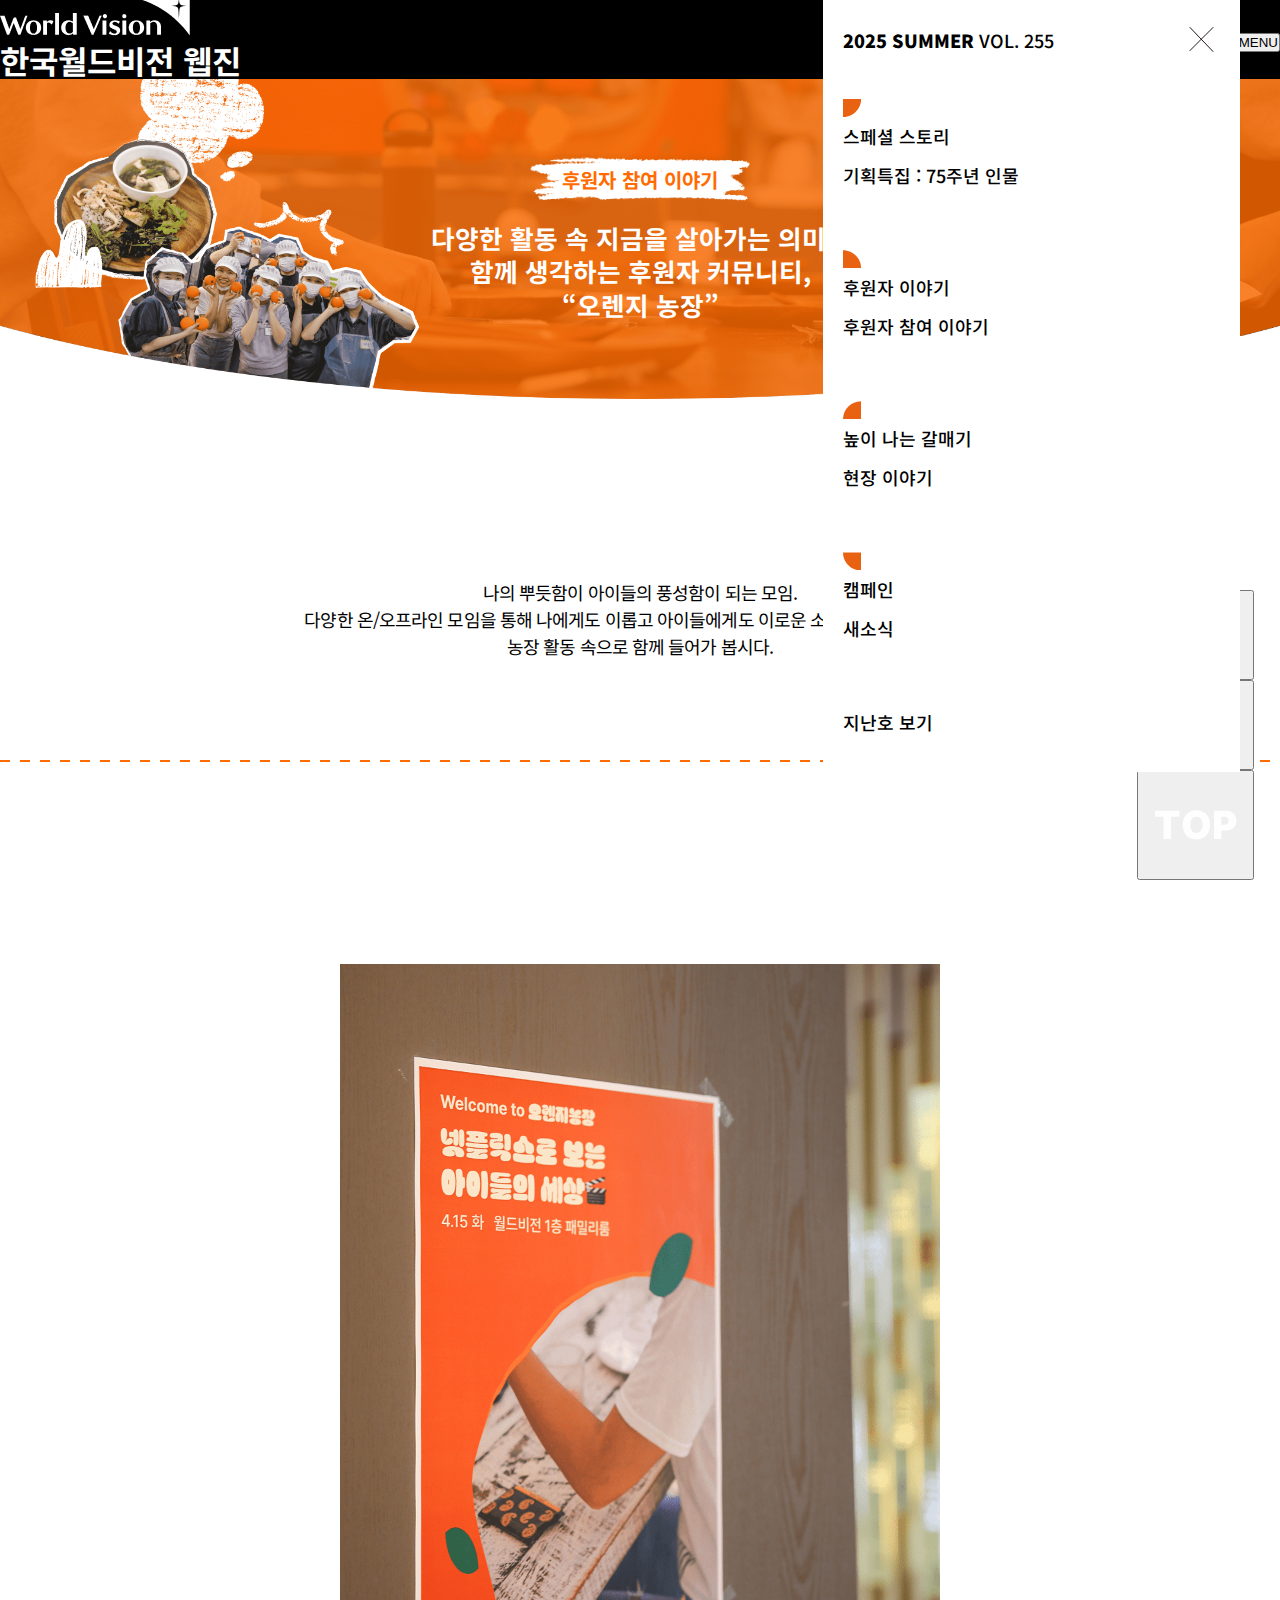
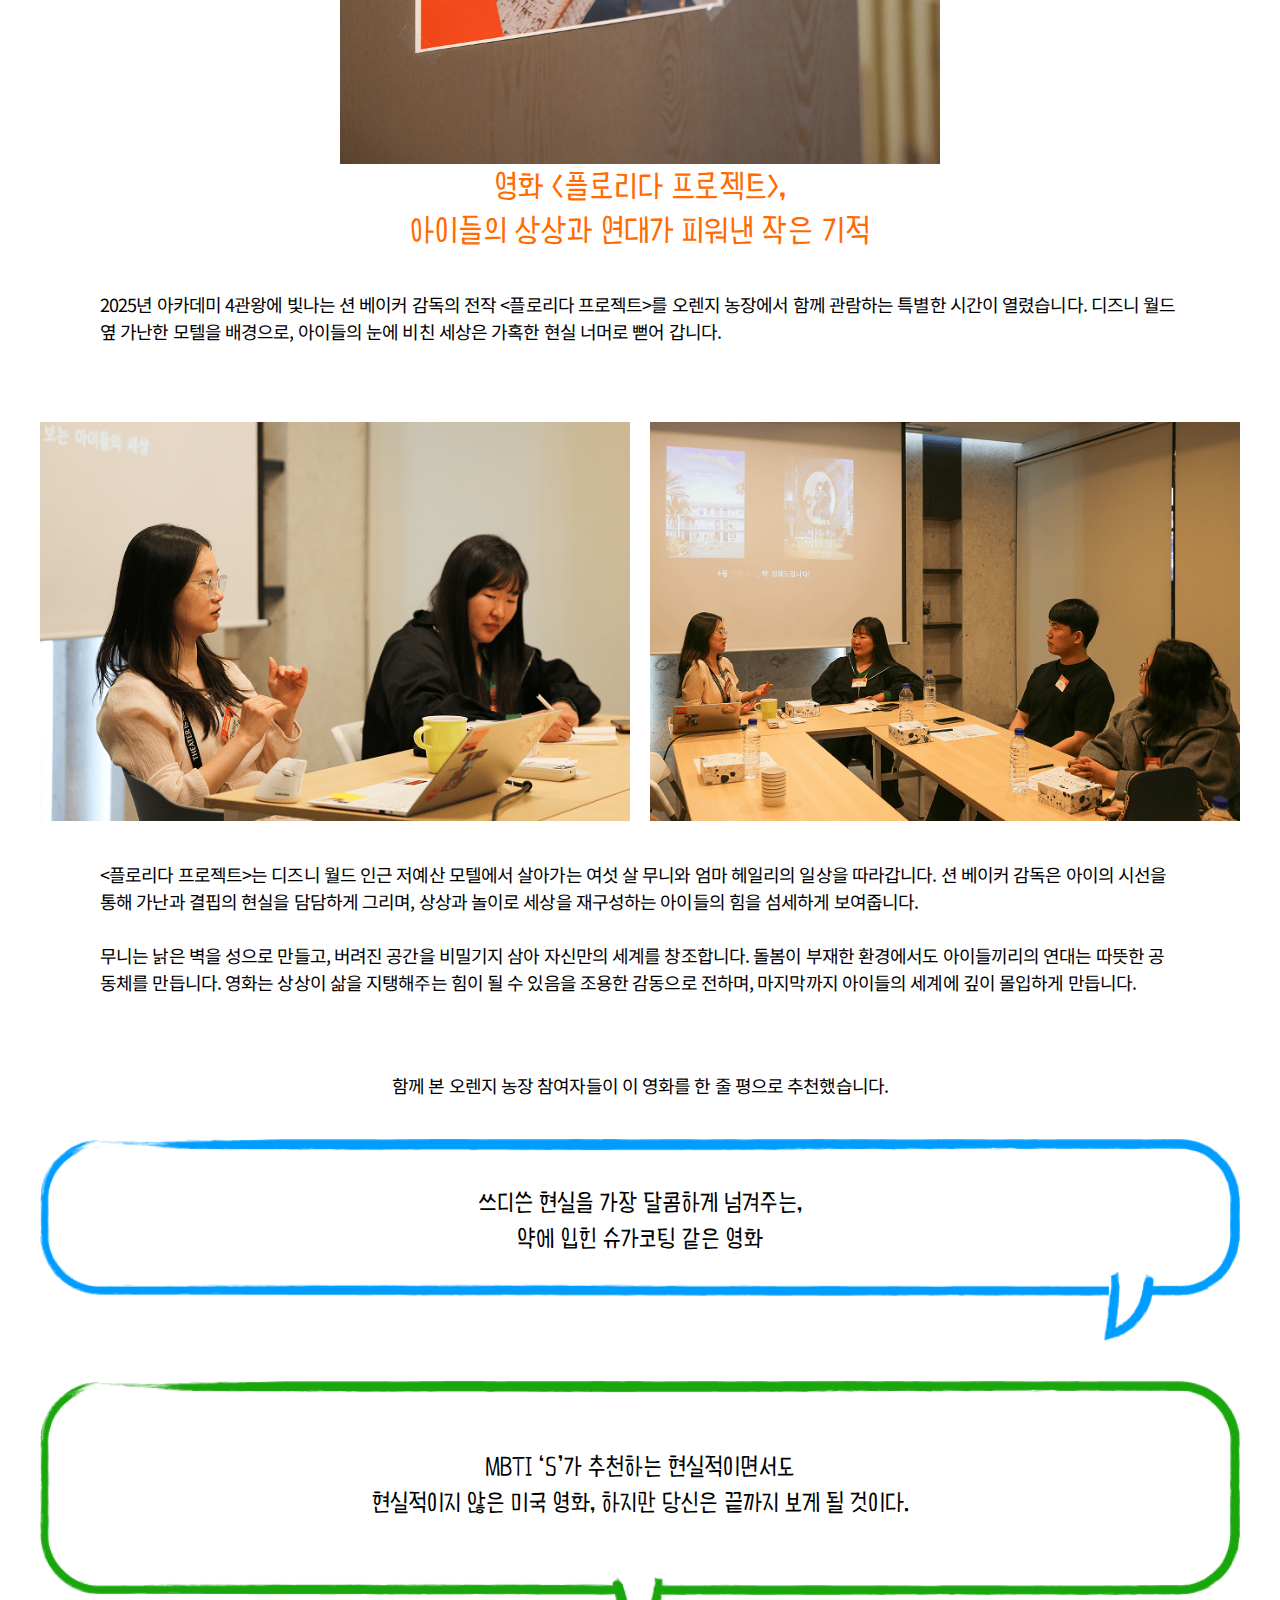
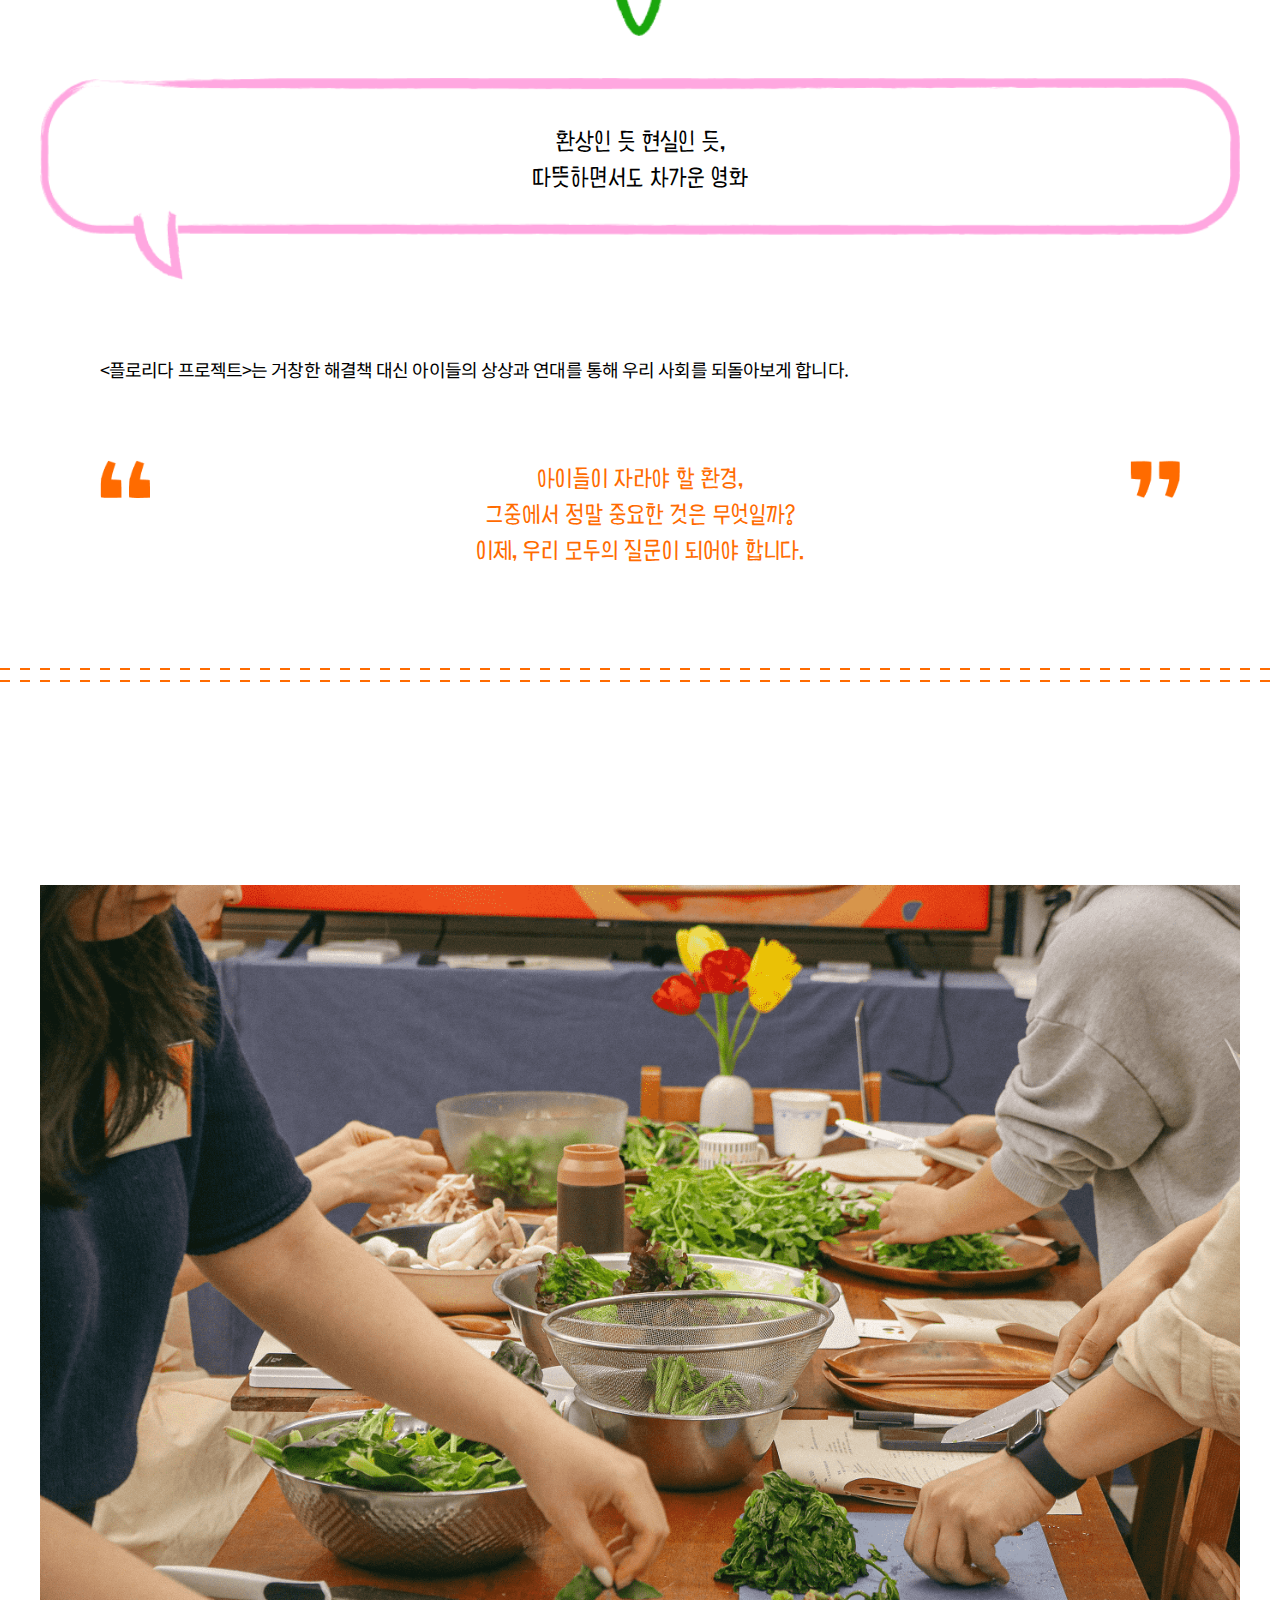
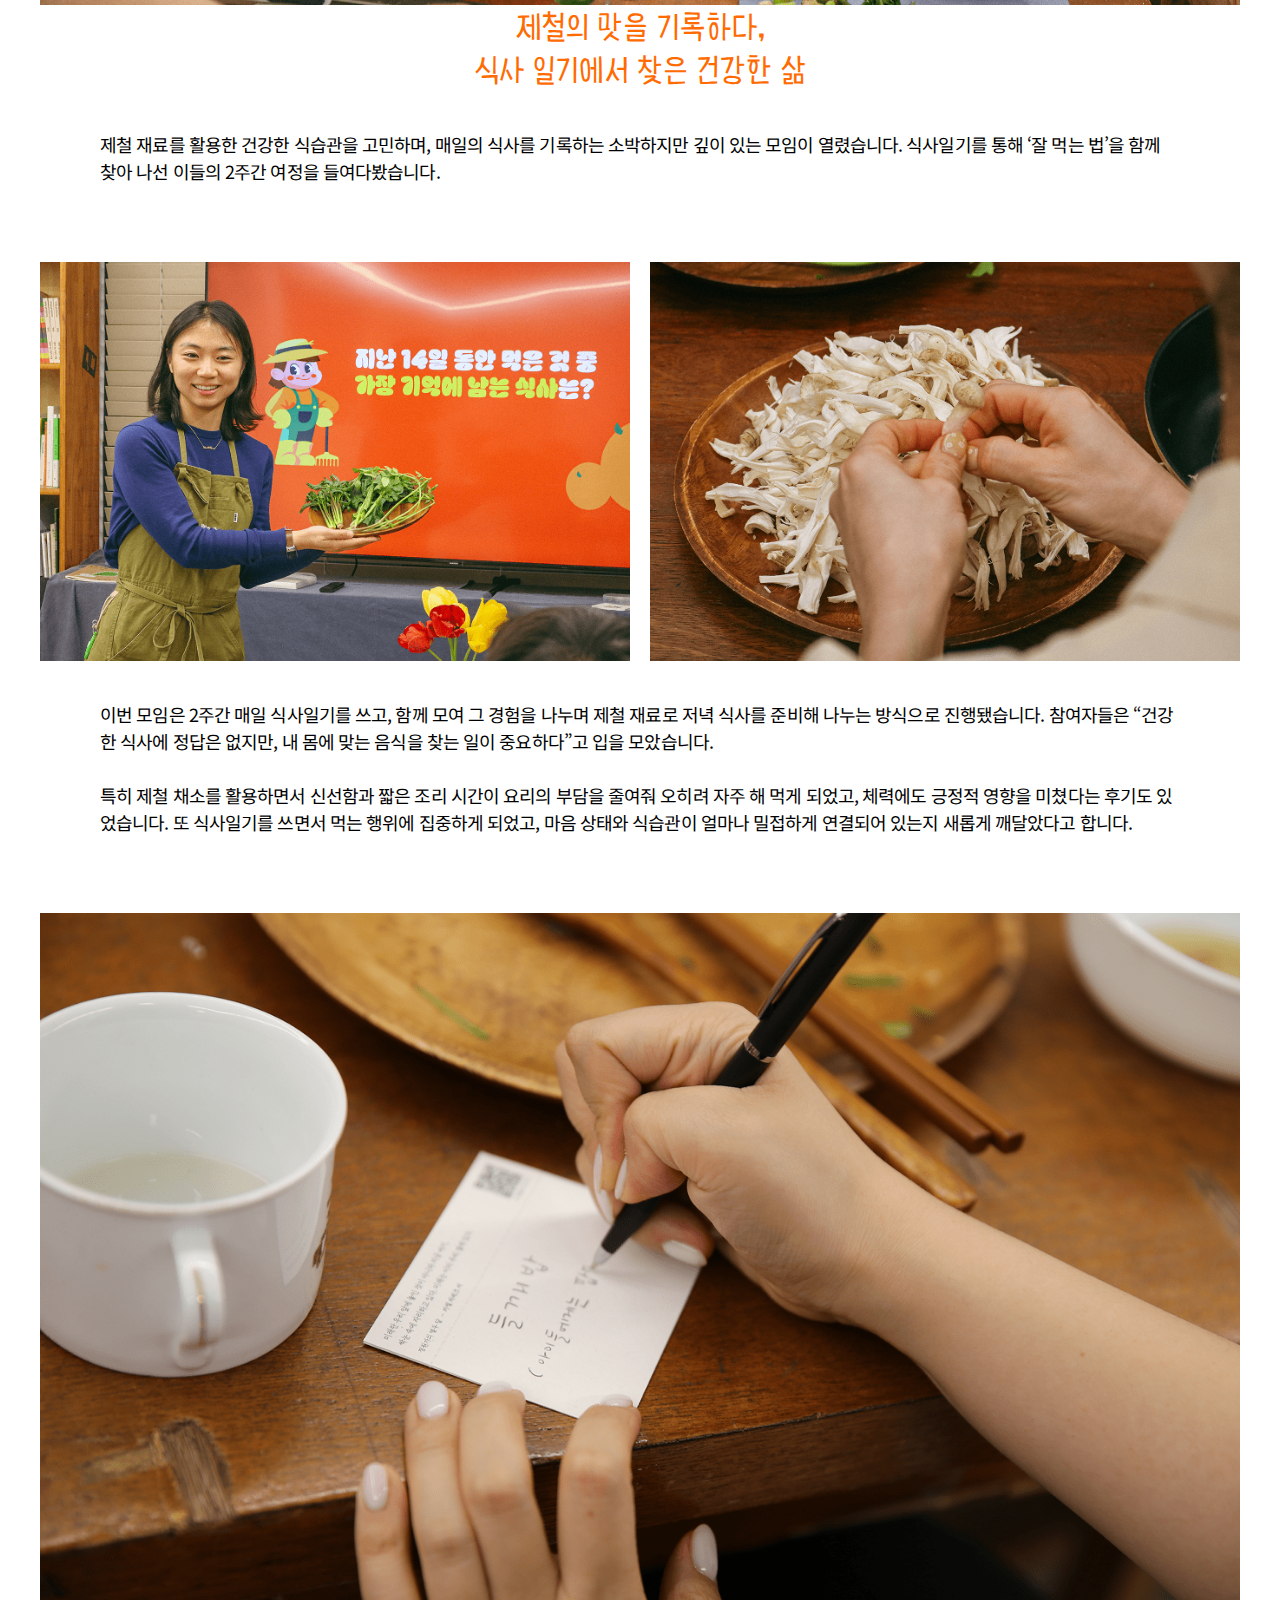
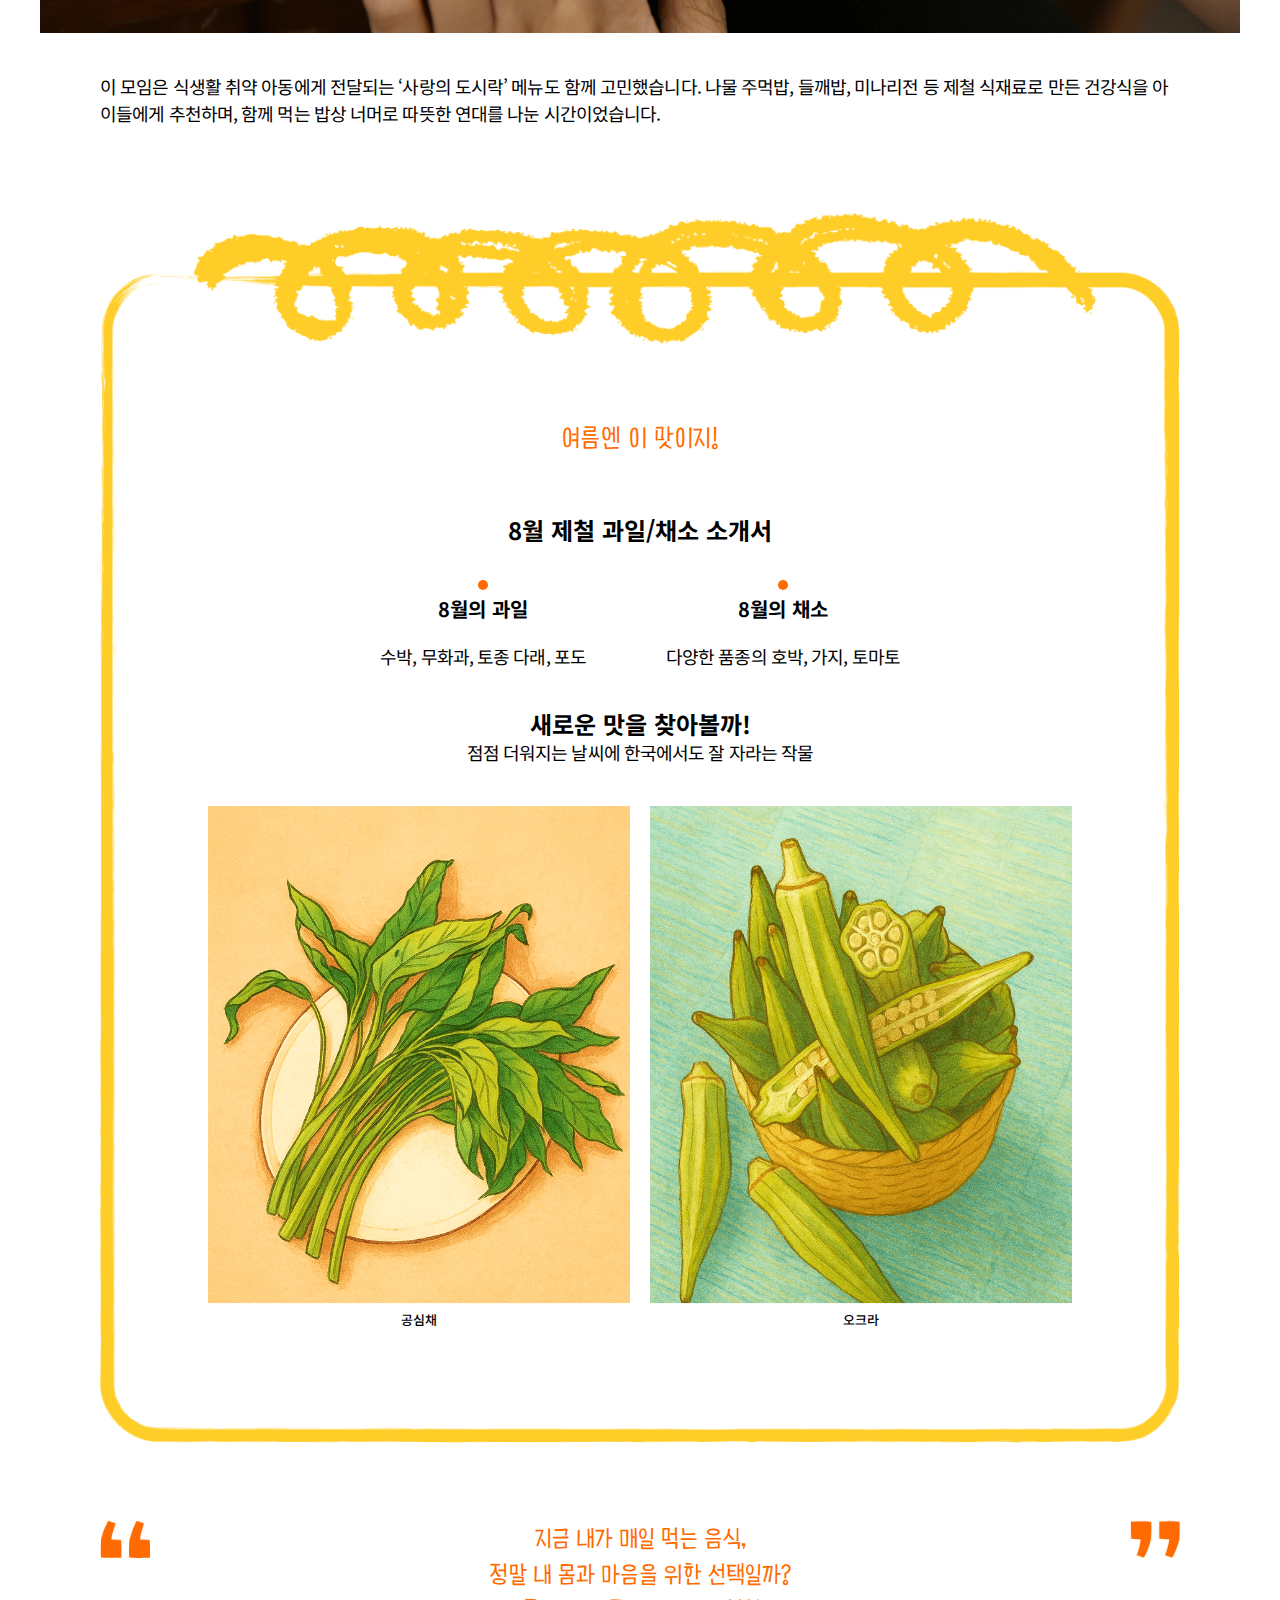
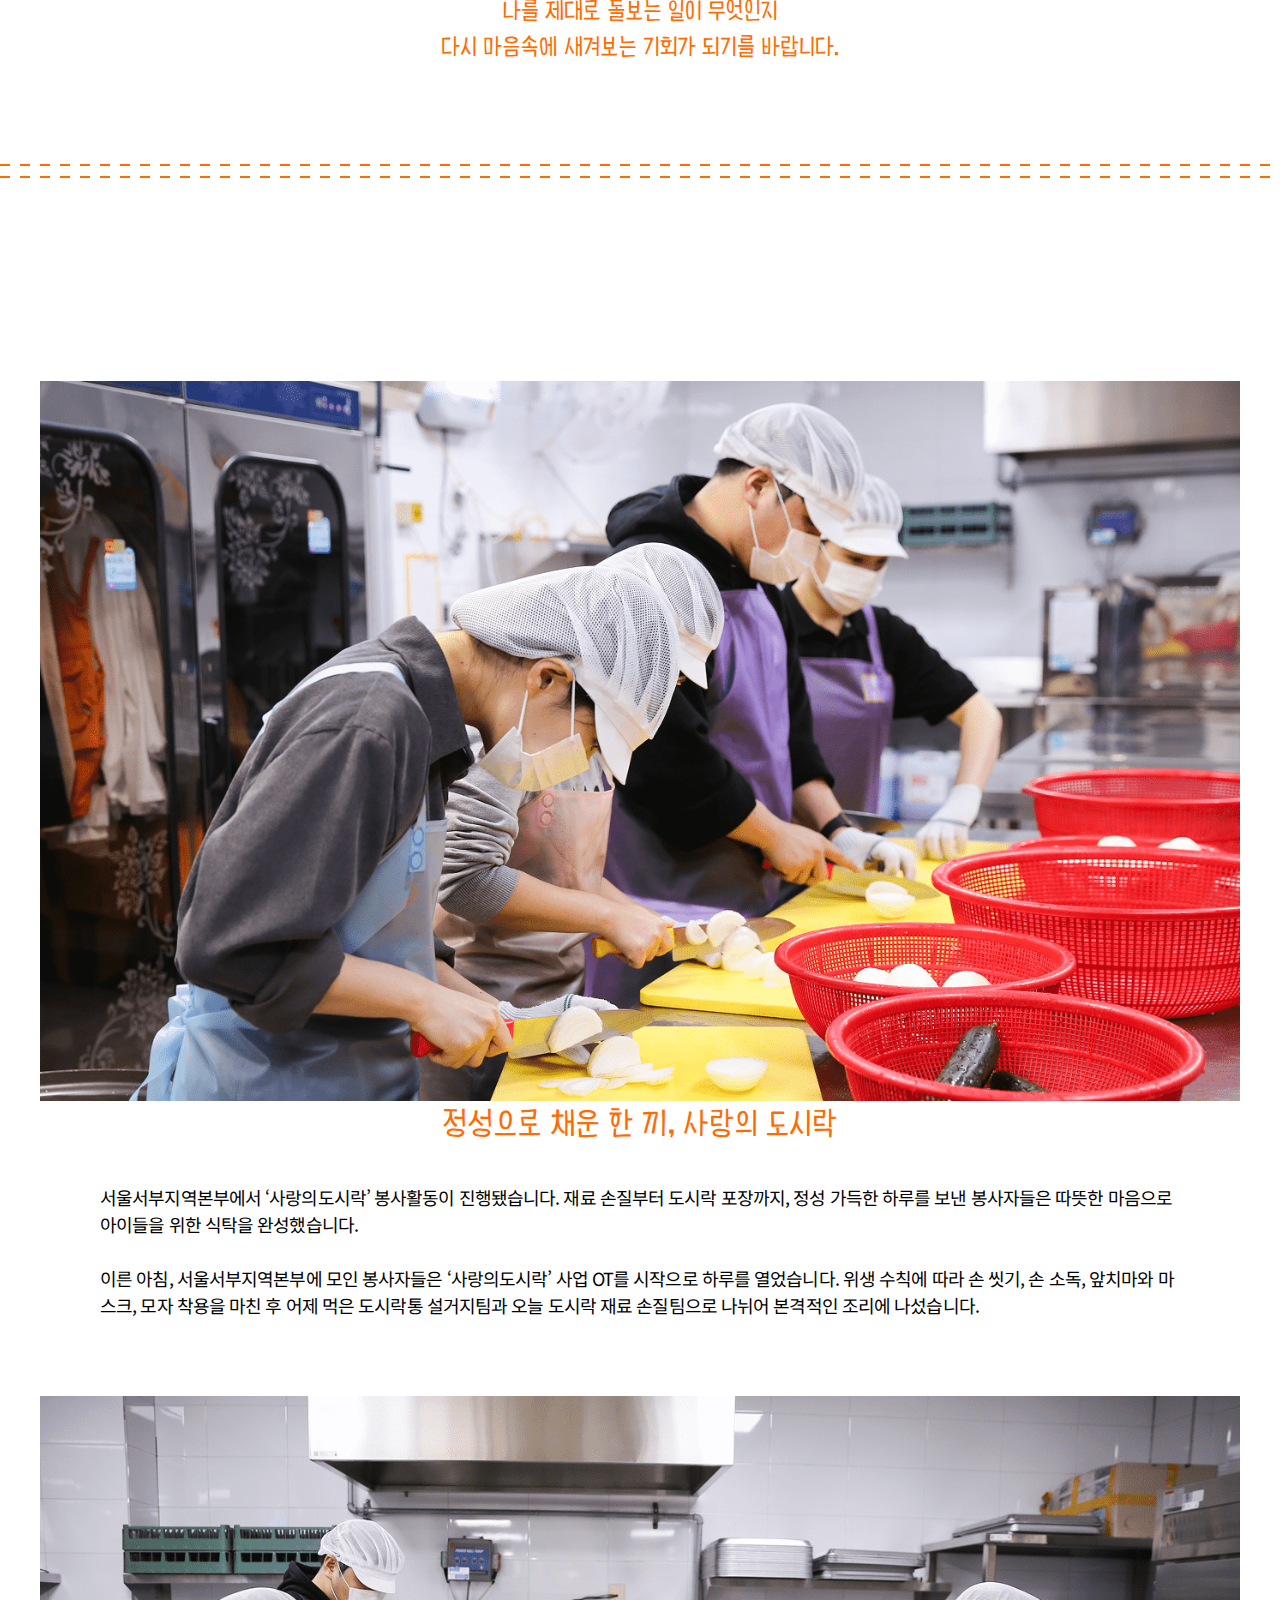
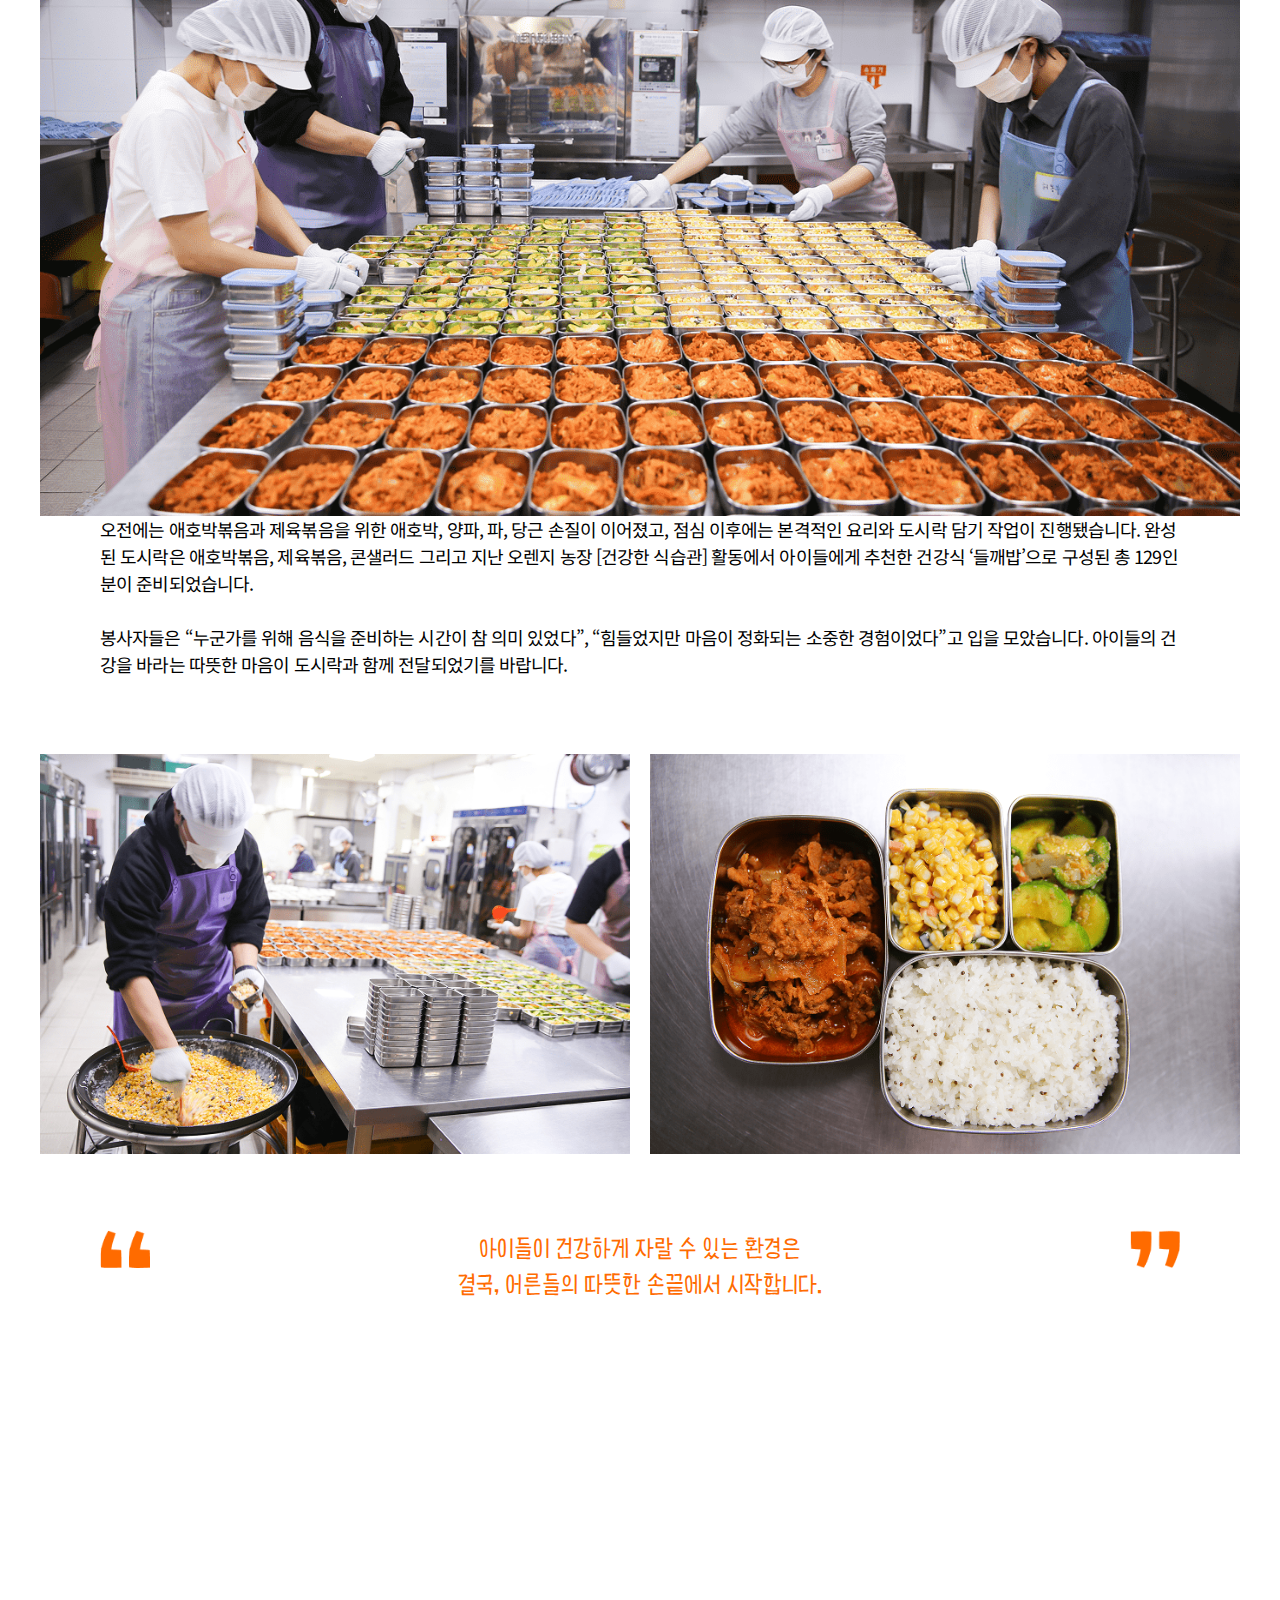
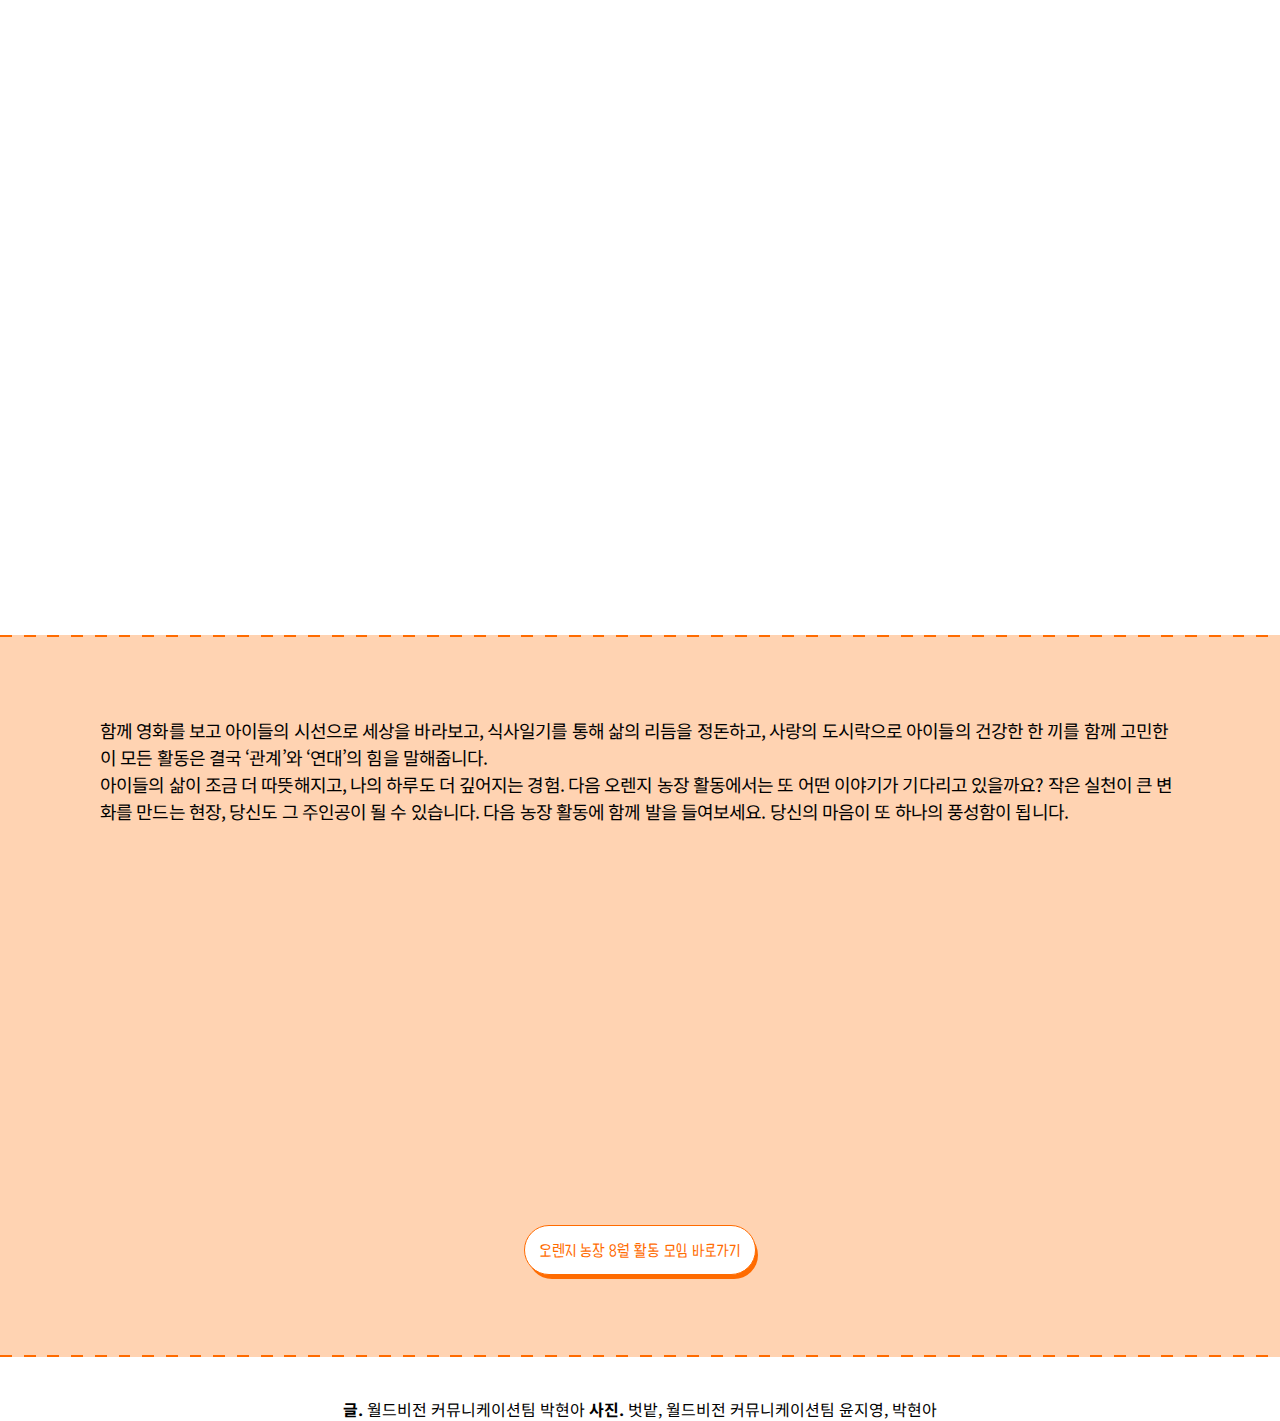
<file: static/webzine/participation.html>
<!DOCTYPE html> 
<html lang="ko">
<head>
    <meta http-equiv="Content-Type" content="text/html; charset=UTF-8">

    <meta charset="utf-8">
    <meta http-equiv="X-UA-Compatible" content="IE=edge">
    <meta name="theme-color" content="#fff">
    <meta name="viewport" content="width=device-width, initial-scale=1.0, minimum-scale=1.0, user-scalable=no">

    <!-- SEO 정보 입력-->	
    <title>한국월드비전 웹진 | 후원자참여이야기</title>
    <meta name="description" content="한국월드비전은 지구촌 2억 명 어린이와 가족, 지역사회를 돕는 글로벌 NGO 입니다. 월드비전은 투명한 기부금을 약속합니다.">
    <meta property="og:title" content="한국월드비전 웹진 | 후원자참여이야기">
    <meta property="og:description" content="한국월드비전은 지구촌 2억 명 어린이와 가족, 지역사회를 돕는 글로벌 NGO 입니다. 월드비전은 투명한 기부금을 약속합니다.">
    <meta property="og:image" content="https://www.worldvision.or.kr/static/images/common/logo.png">
    <meta property="og:url" content="https://www.worldvision.or.kr/">
    <link rel="canonical" href="//www.worldvision.or.kr">
    <!-- //SEO 정보 입력 -->

    <!-- 수정 불가 -->
    <link rel="shortcut icon" href="https://www.worldvision.or.kr/static/images/common/favicon.ico">
    <link type="text/css" rel="stylesheet" href="https://www.worldvision.or.kr/static/css/jquery-ui.min.css">
    <link type="text/css" rel="stylesheet" href="https://www.worldvision.or.kr/static/css/swiper.min.css">
    <link type="text/css" rel="stylesheet" href="https://www.worldvision.or.kr/static/css/common.css?v=20240226171940">
    <link type="text/css" rel="stylesheet" href="https://www.worldvision.or.kr/static/css/main.css?v=20240226171940">
    <link type="text/css" rel="stylesheet" href="https://www.worldvision.or.kr/static/css/sub.css?v=20240226171940">
    <link type="text/css" rel="stylesheet" href="https://www.worldvision.or.kr/static/css/module.css?v=20240226171940">
    <link type="text/css" rel="stylesheet" href="https://www.worldvision.or.kr/static/css/cmsModule.css">
    <link type="text/css" rel="stylesheet" href="https://gb.worldvision.or.kr/resources/wvFrt/project/template/inc/wv-add.css">
    <link href="https://fonts.googleapis.com/css?family=Noto+Sans+KR:100,300,400,500,700,900&display=swap&subset=korean" rel="stylesheet">
    <script type="text/javascript" src="https://www.worldvision.or.kr/static/js/jquery-2.2.4.min.js"></script>
    <script type="text/javascript" src="https://www.worldvision.or.kr/static/js/jquery-ui.min.js"></script>
    <script type="text/javascript" src="https://www.worldvision.or.kr/static/js/jquery.nicescroll.min.js"></script>
    <script type="text/javascript" src="https://www.worldvision.or.kr/static/js/swiper.min.js"></script>
    <script type="text/javascript" src="https://www.worldvision.or.kr/static/js/in-view.js"></script>
    <script type="text/javascript" src="https://www.worldvision.or.kr/static/js/ui.js"></script>
    <script type="text/javascript" src="https://www.worldvision.or.kr/static/js/common/common.js?v=20240226171940"></script>
    <script type="text/javascript" src="https://www.worldvision.or.kr/static/js/common.js?v=20240226171940"></script>
    <script type="text/javascript" src="https://www.worldvision.or.kr/static/js/cmsModule.js"></script>
    <script async="" src="https://script.hotjar.com/modules.3ba69200791f16077ba8.js" charset="utf-8"></script><script type="text/javascript" async="" src="https://googleads.g.doubleclick.net/pagead/viewthroughconversion/651132761/?random=1708935699077&amp;cv=11&amp;fst=1708935699077&amp;bg=ffffff&amp;guid=ON&amp;async=1&amp;gtm=45be42l0za200&amp;gcd=13l3l3l3l1&amp;dma=0&amp;u_w=1920&amp;u_h=1080&amp;url=https%3A%2F%2Fwww.worldvision.or.kr%2Fparticipate%2FchurchVisionSunday&amp;ref=https%3A%2F%2Fwww.worldvision.or.kr%2FworldVisionIntro%2FintroInfo&amp;hn=www.googleadservices.com&amp;frm=0&amp;tiba=%EB%B9%84%EC%A0%84%EC%A3%BC%EC%9D%BC%20%7C%20%EC%B0%B8%EC%97%AC%ED%95%98%EA%B8%B0%20-%20%EC%9B%94%EB%93%9C%EB%B9%84%EC%A0%84&amp;npa=0&amp;pscdl=noapi&amp;auid=1947791541.1708906766&amp;uaa=x86&amp;uab=64&amp;uafvl=Chromium%3B122.0.6261.69%7CNot(A%253ABrand%3B24.0.0.0%7CGoogle%2520Chrome%3B122.0.6261.69&amp;uamb=0&amp;uap=Windows&amp;uapv=10.0.0&amp;uaw=0&amp;fledge=1&amp;data=event%3Dgtag.config&amp;rfmt=3&amp;fmt=4"></script>

    <link type="text/css" rel="stylesheet" href="https://gb.worldvision.or.kr/resources/wvFrt/project/template/microsite/css/mc-util.css">
    <script type="text/javascript" src="https://gb.worldvision.or.kr/resources/wvFrt/project/template/microsite/js/header-util.js"></script>
    <!-- //수정 불가-->

    <!-- 추가 css js 입력 -->
    <link rel="stylesheet" href="https://cdnjs.cloudflare.com/ajax/libs/animate.css/4.1.1/animate.min.css" />
    <link rel="stylesheet" href="css/main.css" type="text/css">
    <link rel="stylesheet" href="css/common.css" type="text/css">

    <script defer type="text/javascript" src="js/pageCtrl.js"></script>
    <script defer type="text/javascript" src="js/scrollMagic.js"></script>
</head>

<body>
    <!-- utility navigation -->
    <div data-include-path="https://gb.worldvision.or.kr/resources/wvFrt/project/template/microsite/inc/util-nav.html"></div>
    <!--// utility navigation -->

    <div id="wrap" class="campaign main">
        <header id="header">
            <!-- 상단 메뉴 -->
            <div class="header_wrap">
                <div class="logo">
                    <h1><a href="index.html"><img src="images/common/logo.png" alt="한국월드비전 웹진"><span class="hide">한국월드비전
                                웹진</span></a></h1>
                </div>
                <div class="vol_info pc_display">2025 SUMMER VOL. 255</div>
                <div class="vol_info mobile_display">VOL. 255</div>
                <div class="menu">
                    <button type="button">MENU</button>
                </div>
                <!-- <div class="angles mobile_display">
                    <img src="images/common/angle-down.svg" alt="아래로 펼치기" class="down">
                </div> -->
            </div> <!-- //상단 메뉴 -->
        </header>

        <!-- 전체 메뉴 팝업 -->
        <div class="my_gnb" id="my_gnb">
            <div class="gnb_wrap">
                <div class="mn_top">
                    <div class="vol_info"><span>2025 SUMMER</span> VOL. 255</div>
                    <div class="close_btn"><img src="images/common/menuClose.svg" alt="메뉴 닫기"></div>
                </div>
                <nav>
                    <ul class="gnb">
                        <li>
                            <ul class="lnb">
                                <li><a href="specialStory.html">스페셜 스토리</a></li>
                                <li><a href="character.html">기획특집 : 75주년 인물</a></li>
                            </ul>
                        </li>
                        <li>
                            <ul class="lnb">
                                <li><a href="patron.html">후원자 이야기</a></li>
                                <li><a href="participation.html">후원자 참여 이야기</a></li>
                            </ul>
                        </li>
                        <li>
                            <ul class="lnb">
                                <li><a href="seagull.html">높이 나는 갈매기</a></li>
                                <li><a href="siteStory.html">현장 이야기</a></li>
                            </ul>
                        </li>
                        <li>
                            <ul class="lnb">
                                <li><a href="campaign.html">캠페인</a></li>
                                <li><a href="news.html">새소식</a></li>
                            </ul>
                        </li>
                    </ul>
                </nav>
                <div class="btns">
                    <a href="https://www.worldvision.or.kr/informationCenter/letter">지난호 보기</a>
                </div>
            </div><!-- //gnb_wrap -->

            <script>
                $('.my_gnb .gnb_wrap').hide();

                $('.menu').click(function () {
                    $('.my_gnb').addClass('on');
                    $('.my_gnb .gnb_wrap').slideDown();
                });
                $('.close_btn').click(function () {
                    $('.my_gnb').removeClass('on');
                    $('.my_gnb .gnb_wrap').slideUp();
                });
            </script>
        </div>
        <div class="my_gnb02 mobile_display" id="my_gnb02">
            <div class="my_info02">
                <a href="javascript:void(0);" class="btn_myinfo02"><span class="hide">최상단 메뉴</span></a>
                <div class="my_lyr02">
                    <!--D:로그인 전 노출 메뉴-->
                    <ul>
                        <li><a href="/loginProcess/initLogin">로그인</a></li>
                        <li><a href="/membership/initMembership?openYn=Y">회원가입</a></li>
                        <li><a href="/a/light_util" class="btn_type btn_size btn_bg_orange"><span>후원하기</span></a></li>
                    </ul>
                    <!--D:로그인 후 노출 메뉴-->
                    <ul>
                        <li><span class="name">월드비전</span>님</li>
                        <li class="btn_area"><a href="/a/light_util"
                                class="btn_type btn_size btn_bg_orange"><span>후원하기</span></a></li>
                        <li class="divide"><a
                                href="javascript:loading_open_hreflink('https://my.worldvision.or.kr', '1');">마이월드비전</a>
                        </li>
                        <li><a href="/loginProcess/logout">로그아웃</a></li>
                    </ul>
                </div>
            </div>
        </div>
        <script>
            $('.my_gnb02').hide();
            $('.angles').click(function () {
                $('.my_gnb02').toggle();
            });
        </script> <!-- // 전체 메뉴 팝업 -->

        <!-- 콘텐츠 -->
        <main id="container" class="main-wrap subType1"> <!-- subType1유형 서브페이지 공통 클래스 -->
            <!-- 비주얼 -->
            <div class="image-wrapper">
                <picture>
                    <source srcset="images/participation/mainVmob.jpg" media="(max-width: 767px)">
                    <img class="base-image" src="images/participation/mainV.jpg" alt="배경 이미지">
                <!-- 추후 overlay 스타일 적용시 참조 : <div class="overlay"></div> -->
                </picture>
                <div class="title-wrapper">
                    <div class="titleTop">
                        <img class="titleBgType2" src="images/character/titleBg.png" alt="제목 배경">
                        <h1 class="menu-title">후원자 참여 이야기</h1>
                    </div>
                    <h2 class="title">
                        다양한 활동 속 <br class="mob"/>지금을 살아가는 의미를<br/>
                        함께 생각하는 후원자 커뮤니티,<br/>
                        “오렌지 농장”
                    </h2>
                </div>
            </div>         

            <!-- 본문 -->
            <div id="participation" class="sub-content-section subType2-inner">
                <div class="content-wrap">
                    <!-- 본문 시작 -->
                    <div class="content">
                        <!-- 상단문구 -->
                        <div class="section-sub">
                            <span class="description tc">
                                나의 뿌듯함이 아이들의 풍성함이 되는 모임. <br/> 다양한 온/오프라인 모임을 통해 나에게도 이롭고 아이들에게도 이로운 소셜 액션, 오렌지 농장.
                                <br/> 농장 활동 속으로 함께 들어가 봅시다.
                            </span>
                        </div>
                        
                        <div class="dashed-line"></div>
                        <!-- 1 -->
                        <div id="section1" class="section-sub tc">
                            <div class="title-wrap animate-on-scroll">
                                <div class="btn01">영화 속 세상보기</div>
                            </div>
                            <div class="mt-4 mb-4">
                                <img class="smallImg" src="images/participation/poster.jpg" alt="'플로리다 프로젝트' 영화 포스터">
                            </div>
                            <div class="point-box">
                                영화 &lt;플로리다 프로젝트>,<br/>
                                아이들의 상상과 연대가 피워낸 작은 기적
                            </div>
                            <span class="description mt-4">
                                2025년 아카데미 4관왕에 빛나는 션 베이커 감독의 전작 &lt;플로리다 프로젝트>를 오렌지 농장에서 함께 관람하는 특별한 시간이 열렸습니다. 디즈니 월드 옆 가난한 모텔을 배경으로, 아이들의 눈에 비친 세상은 가혹한 현실 너머로 뻗어 갑니다.
                            </span>
                            <div class="mt-100">
                                <div class="flexBox">
                                    <div>
                                        <img class="flexBox-item" src="images/participation/meeting1.jpg" alt="프로젝트 회의사진">
                                    </div>
                                    <div>
                                        <img class="flexBox-item" src="images/participation/meeting2.jpg" alt="프로젝트 회의사진">
                                    </div>
                                </div>
                            </div>
                            <span class="description mt-4">
                                &lt;플로리다 프로젝트>는 디즈니 월드 인근 저예산 모텔에서 살아가는 여섯 살 무니와 엄마 헤일리의 일상을 따라갑니다. 션 베이커 감독은 아이의 시선을 통해 가난과 결핍의 현실을 담담하게 그리며, 상상과 놀이로 세상을 재구성하는 아이들의 힘을 섬세하게 보여줍니다.
                                <br/><br/>
                                무니는 낡은 벽을 성으로 만들고, 버려진 공간을 비밀기지 삼아 자신만의 세계를 창조합니다. 돌봄이 부재한 환경에서도 아이들끼리의 연대는 따뜻한 공동체를 만듭니다. 영화는 상상이 삶을 지탱해주는 힘이 될 수 있음을 조용한 감동으로 전하며, 마지막까지 아이들의 세계에 깊이 몰입하게 만듭니다.
                            </span>
                            <span class="description mt-100 tc mb-4">
                                함께 본 오렌지 농장 참여자들이 이 영화를 한 줄 평으로 추천했습니다.
                            </span>
                            <div class="bgTxt-wrap">
                                <picture>
                                    <source srcset="images/participation/bubble1mob2.png" media="(max-width: 480px)">
                                    <source srcset="images/participation/bubble1mob.png" media="(max-width: 600px)">
                                    <img class="img" src="images/participation/bubble1.png" alt="">                                    
                                </picture>
                                <span class="bunpil bgTxt2">
                                    쓰디쓴 현실을 가장 달콤하게 넘겨주는, <br class="mob480"/>
                                    약에 입힌 슈가코팅 같은 영화
                                </span>
                            </div>
                            <div class="mt-4"></div>
                            <div class="bgTxt-wrap">
                                <picture>
                                    <source srcset="images/participation/bubble2mob2.png" media="(max-width: 480px)">
                                    <source srcset="images/participation/bubble2mob.png" media="(max-width: 600px)">
                                    <img class="img" src="images/participation/bubble2.png" alt="">                                    
                                </picture>
                                <span class="bunpil bgTxt2">
                                    MBTI ‘S’가 추천하는 현실적이면서도 <br class="mob480"/>
                                    현실적이지 않은 미국 영화, <br class="mob"/>
                                    하지만 당신은 끝까지 보게 될 것이다.
                                </span>
                            </div>
                            <div class="mt-4"></div>
                            <div class="bgTxt-wrap">
                                <picture>
                                    <source srcset="images/participation/bubble3mob2.png" media="(max-width: 480px)">
                                    <source srcset="images/participation/bubble3mob.png" media="(max-width: 600px)">
                                    <img class="img" src="images/participation/bubble3.png" alt="">                                    
                                </picture>
                                <span class="bunpil bgTxt2">
                                    환상인 듯 현실인 듯, <br class="mob480"/>
                                    따뜻하면서도 차가운 영화
                                </span>
                            </div>
                            <span class="description mt-100">
                                &lt;플로리다 프로젝트>는 거창한 해결책 대신 아이들의 상상과 연대를 통해 우리 사회를 되돌아보게 합니다. 
                            </span>
                            <div class="flex-bigMark mt-100">
                                <img class="mark" src="images/specialStory/bigMarkL.png" alt="">
                                <div class="point-box-small">
                                    아이들이 자라야 할 환경, <br class="mob480"/>그중에서 정말 중요한 것은 무엇일까?
                                    <br/>이제, 우리 모두의 질문이 되어야 합니다.
                                </div>
                                <img class="mark" src="images/specialStory/bigMarkR.png" alt="">
                            </div>
                        </div>

                        <div class="dashed-line mb-1"></div>
                        <div class="dashed-line"></div>

                        <!-- 2 -->
                        <div id="section2" class="section-sub tc">
                            <div class="title-wrap animate-on-scroll">
                                <div class="btn01">건강한 식습관 만들기</div>
                            </div>
                            <div class="mt-4 mb-4">
                                <img class="img" src="images/participation/cook1.jpg" alt="제철재료를 손질하는 참여자들">
                            </div>
                            <div class="point-box">
                                제철의 맛을 기록하다, <br class="mob480"/>식사 일기에서 찾은 건강한 삶
                            </div>
                            <span class="description mt-4">
                                제철 재료를 활용한 건강한 식습관을 고민하며, 매일의 식사를 기록하는 소박하지만 깊이 있는 모임이 열렸습니다. 식사일기를 통해 ‘잘 먹는 법’을 함께 찾아 나선 이들의 2주간 여정을 들여다봤습니다.
                            </span>
                            <div class="mt-100">
                                <div class="flexBox">
                                    <div>
                                        <img class="flexBox-item" src="images/participation/cook2.jpg" alt="제철채소를 보여주며 활짝웃고있는 참여자">
                                    </div>
                                    <div>
                                        <img class="flexBox-item" src="images/participation/cook3.jpg" alt="제철채소를 손질하는 참여자">
                                    </div>
                                </div>
                            </div>
                            <span class="description mt-4">
                                이번 모임은 2주간 매일 식사일기를 쓰고, 함께 모여 그 경험을 나누며 제철 재료로 저녁 식사를 준비해 나누는 방식으로 진행됐습니다. 참여자들은 “건강한 식사에 정답은 없지만, 내 몸에 맞는 음식을 찾는 일이 중요하다”고 입을 모았습니다.
                                <br/><br/>
                                특히 제철 채소를 활용하면서 신선함과 짧은 조리 시간이 요리의 부담을 줄여줘 오히려 자주 해 먹게 되었고, 체력에도 긍정적 영향을 미쳤다는 후기도 있었습니다. 또 식사일기를 쓰면서 먹는 행위에 집중하게 되었고, 마음 상태와 식습관이 얼마나 밀접하게 연결되어 있는지 새롭게 깨달았다고 합니다.
                            </span>
                            <div class="mt-100">
                                <img class="img" src="images/participation/write.jpg" alt="메뉴명을 적고있는 모습">
                            </div>
                            <span class="description mt-4 mb-100">
                                이 모임은 식생활 취약 아동에게 전달되는 ‘사랑의 도시락’ 메뉴도 함께 고민했습니다. 나물 주먹밥, 들깨밥, 미나리전 등 제철 식재료로 만든 건강식을 아이들에게 추천하며, 함께 먹는 밥상 너머로 따뜻한 연대를 나눈 시간이었습니다.
                            </span>
                            <!-- 수첩 -->
                            <div class="note bgTxt-wrap">
                                <picture>
                                    <source srcset="images/participation/noteMob.png" media="(max-width: 480px)">
                                    <source srcset="images/participation/note2.png" media="(max-width: 630px)">
                                    <source srcset="images/participation/note1.png" media="(max-width: 900px)">
                                    <img class="img" src="images/participation/note.png" alt="">                                    
                                </picture>
                                <!-- <div class="bgTxt"> -->
                                    <div class="bgTxt-inner">
                                        <div class="bgTxt-innerWrap">
                                            <div class="bunpil f-48 txtPoint">
                                                여름엔 이 맛이지!    
                                            </div>
                                        </div>
                                        
                                        <!-- 8월 소개 -->
                                        <div class="noteList-wrap mt-6">
                                            <div class="noteList-inner">
                                                <span class="f-24">8월 제철 과일/채소 소개서</span>
                                                <ul class="noteList-flex">
                                                    <li>
                                                        <div class="circle"></div>
                                                        <span class="fw-7 f-20">8월의 과일</span>
                                                        <span class="description mt-2">수박, 무화과, 토종 다래, 포도</span>
                                                    </li>
                                                    <li>
                                                        <div class="circle"></div>
                                                        <span class="fw-7 f-20">8월의 채소</span>
                                                        <span class="description mt-2">다양한 품종의 호박, 가지, 토마토</span>
                                                    </li>

                                                </ul>
                                                
                                            </div>
                                        </div>

                                        <!-- 이미지 영역 -->
                                        <div class="noteImg-wrap mt-4">
                                            <span class="f-24">새로운 맛을 찾아볼까!</span>
                                            <span class="description tc">점점 더워지는 날씨에 한국에서도 잘 자라는 작물</span>
                                            <div class="double-wrap mt-4">
                                                <div class="img-double">
                                                    <figure class="txtPoint">
                                                        <img src="images/participation/ingredient1.jpg" alt="">
                                                        <figcaption><span class="caption black">공심채</span></figcaption>
                                                    </figure>
                                                    
                                                    <figure class="txtPoint">
                                                        <img src="images/participation/ingredient2.jpg" alt="">
                                                        <figcaption><span class="caption black">오크라</span></figcaption>
                                                    </figure>
                                                </div>
                                            </div>
                                        </div>
                                    </div>
                                <!-- </div> -->
                            </div>

                            <div class="flex-bigMark mt-100">
                                <img class="mark" src="images/specialStory/bigMarkL.png" alt="">
                                <div class="point-box-small">
                                    지금 내가 매일 먹는 음식,<br class="mob480"/> 정말 내 몸과 마음을 위한 선택일까? <br/>
                                    나를 제대로 돌보는 일이 무엇인지 <br/>
                                    다시 마음속에 새겨보는 기회가 되기를 바랍니다.
                                </div>
                                <img class="mark" src="images/specialStory/bigMarkR.png" alt="">
                            </div>
                        </div>

                        <div class="dashed-line mb-1"></div>
                        <div class="dashed-line"></div>

                        <!-- 3 -->
                        <div id="section3" class="section-sub tc">
                            <div class="title-wrap animate-on-scroll">
                                <div class="btn01">사랑의도시락 봉사활동</div>
                            </div>
                            <div class="mt-4 mb-4">
                                <img class="img" src="images/participation/cook4.jpg" alt="위생복을 입고 양파를 손질하는 봉사자들">
                            </div>
                            <div class="point-box">
                                정성으로 채운 한 끼, 사랑의 도시락
                            </div>
                            <span class="description mt-4">
                                서울서부지역본부에서 ‘사랑의도시락’ 봉사활동이  진행됐습니다. 재료 손질부터 도시락 포장까지, 정성 가득한 하루를 보낸 봉사자들은 따뜻한 마음으로 아이들을 위한 식탁을 완성했습니다.
                                <br/><br/>
                                이른 아침, 서울서부지역본부에 모인 봉사자들은 ‘사랑의도시락’ 사업 OT를 시작으로 하루를 열었습니다. 위생 수칙에 따라 손 씻기, 손 소독, 앞치마와 마스크, 모자 착용을 마친 후 어제 먹은 도시락통 설거지팀과 오늘 도시락 재료 손질팀으로 나뉘어 본격적인 조리에 나섰습니다.
                            </span>
                            <div class="mt-100 mb-4">
                                <img class="img" src="images/participation/cook5.jpg" alt="129인분의 도시락을 포장하는 봉사자들">
                            </div>
                            <span class="description">
                                오전에는 애호박볶음과 제육볶음을 위한 애호박, 양파, 파, 당근 손질이 이어졌고, 점심 이후에는 본격적인 요리와 도시락 담기 작업이 진행됐습니다. 완성된 도시락은 애호박볶음, 제육볶음, 콘샐러드 그리고 지난 오렌지 농장 [건강한 식습관] 활동에서 아이들에게 추천한 건강식 ‘들깨밥’으로 구성된 총 129인분이 준비되었습니다.
                                <br/><br/>
                                봉사자들은 “누군가를 위해 음식을 준비하는 시간이 참 의미 있었다”, “힘들었지만 마음이 정화되는 소중한 경험이었다”고 입을 모았습니다. 아이들의 건강을 바라는 따뜻한 마음이 도시락과 함께 전달되었기를  바랍니다.
                            </span>
                            <div class="mt-100">
                                <div class="flexBox">
                                    <div>
                                        <img class="flexBox-item" src="images/participation/cook6.jpg" alt="도시락을 포장하는 봉사자">
                                    </div>
                                    <div>
                                        <img class="flexBox-item" src="images/participation/lunchBox.jpg" alt="포장된 도시락 사진">
                                    </div>
                                </div>
                            </div>
                            <div class="flex-bigMark mt-100">
                                <img class="mark" src="images/specialStory/bigMarkL.png" alt="">
                                <div class="point-box-small">
                                    아이들이 건강하게 자랄 수 있는 환경은 <br/>
                                    결국, 어른들의 따뜻한 손끝에서 시작합니다.
                                </div>
                                <img class="mark" src="images/specialStory/bigMarkR.png" alt="">
                            </div>
                            <div class="mt-100 mb-4 animate-on-scroll" data-animate="fadeIn">
                                <picture>
                                    <source srcset="images/participation/groupPhotoMob.jpg" media="(max-width: 767px)">
                                    <img class="img" src="images/participation/groupPhoto.jpg" alt="완성된 도시락을 들고 있는 봉사자 단체사진">
                                </picture>
                            </div>
                        </div>

                    </div>
                </div>
            </div>
            <!-- 하단 배경섹션 -->
            <div class="content-section bg mainP participation">
                <div class="content-wrap">
                    <!-- 본문 -->
                    <div class="content">
                        <span class="description mb-4">
                            함께 영화를 보고 아이들의 시선으로 세상을 바라보고, 식사일기를 통해 삶의 리듬을 정돈하고, 사랑의 도시락으로 아이들의 건강한 한 끼를 함께 고민한 이 모든 활동은 결국 ‘관계’와 ‘연대’의 힘을 말해줍니다.
                            <br/>아이들의 삶이 조금 더 따뜻해지고, 나의 하루도 더 깊어지는 경험. 다음 오렌지 농장 활동에서는 또 어떤 이야기가 기다리고 있을까요? 작은 실천이 큰 변화를 만드는 현장, 당신도 그 주인공이 될 수 있습니다. 다음 농장 활동에 함께 발을 들여보세요. 당신의 마음이 또 하나의 풍성함이 됩니다.
                        </span>
                        <!-- 이미지 -->
                        <div class="sub-content-section">
                            <div class="img-double flex480 animate-on-scroll" data-animate="fadeIn">
                                <figure class="txtPoint">
                                    <img src="images/participation/nameTag.jpg" alt="">
                                    <figcaption><span class="caption black">영화 속 세상 보기</span></figcaption>
                                </figure>
                                <figure class="txtPoint">
                                    <img src="images/participation/eat.jpg" alt="">
                                    <figcaption><span class="caption black">건강한 식습관 만들기</span></figcaption>
                                </figure>
                                <figure class="txtPoint">
                                    <img src="images/participation/groupPhoto2.jpg" alt="">
                                    <figcaption><span class="caption black">사랑의도시락 봉사활동</span></figcaption>
                                </figure>
                            </div>
                        </div>
                        <!-- 버튼 -->
                        <div class="btn02_area">
                            <a href="https://project-orange.vake.io/" class="bunpil" target="_blank">
                                <div class="btn02-item">
                                    오렌지 농장 8월 활동 모임 바로가기
                                </div>
                            </a>
                        </div> 
                                           
                    </div>                    
                </div>
            </div>

            <div class="description2 tc sub-content-section"><span class="fw-7">글.</span> 월드비전 커뮤니케이션팀 박현아  <br class="mob-br"/><span class="fw-7">사진. </span>벗밭, 월드비전 커뮤니케이션팀 윤지영, 박현아</div>


        </main>



        <!-- page ctrl -->
        <div class="pagination">
            <button id="homePage" onclick="location.href='index.html'"><img src="images/common/homeButton.png" alt="월드비전 웹진 홈 바로가기"></button>
            <!-- <button id="prevPage" onclick="location.href='campaign.html'"><img src="images/common/prevButton.png" alt="월드비전 웹진 이전 기사로 이동하기"></button> -->
            <button id="nextPage"  onclick="location.href='seagull.html'"><img src="images/common/nextButton.png" alt="월드비전 웹진 다음 기사로 이동하기"></button>
            <button class="scroll-button" onclick="scrollToTop()" id="upPage"><img src="images/common/topButton.png" alt="월드비전 웹진 상단으로 이동하기"></button>
        </div> <!-- //page ctrl -->


        

        <!-- 플로팅 버튼 -->
        <div id="floating">
        </div>
        <!-- //플로팅 버튼 -->
    </div>




    <!-- footer -->
    <div data-include-path="https://gb.worldvision.or.kr/resources/wvFrt/project/template/inc/footer.html"></div>
    <!-- //footer -->

    <script>
        window.addEventListener('load', function () {
            var allElements = document.getElementsByTagName('*');
            Array.prototype.forEach.call(allElements, function (el) {
                var includePath = el.dataset.includePath;
                if (includePath) {
                    var xhttp = new XMLHttpRequest();
                    xhttp.onreadystatechange = function () {
                        if (this.readyState == 4 && this.status == 200) {
                            el.outerHTML = this.responseText;
                        }
                    };
                    xhttp.open('GET', includePath, true);
                    xhttp.send();
                }
            });
        }); 
    </script>
</body>

</html>
</file>
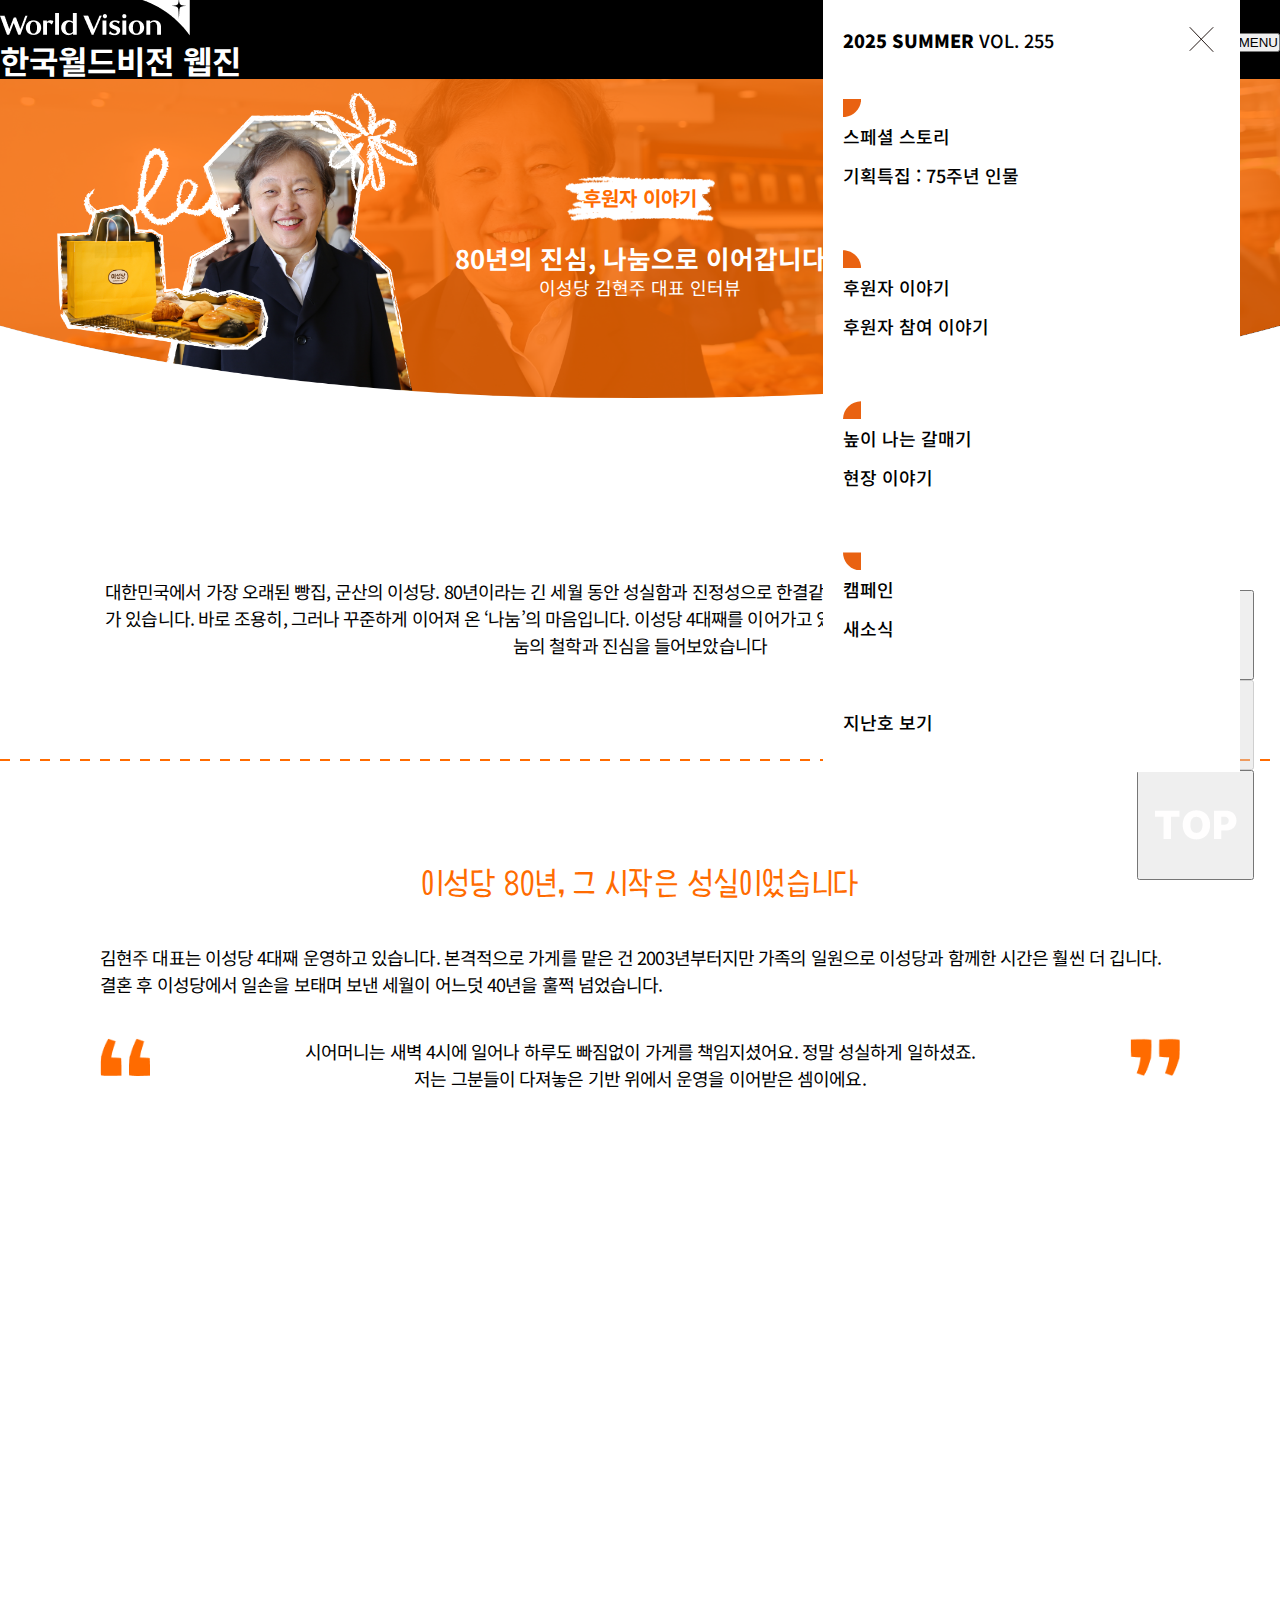
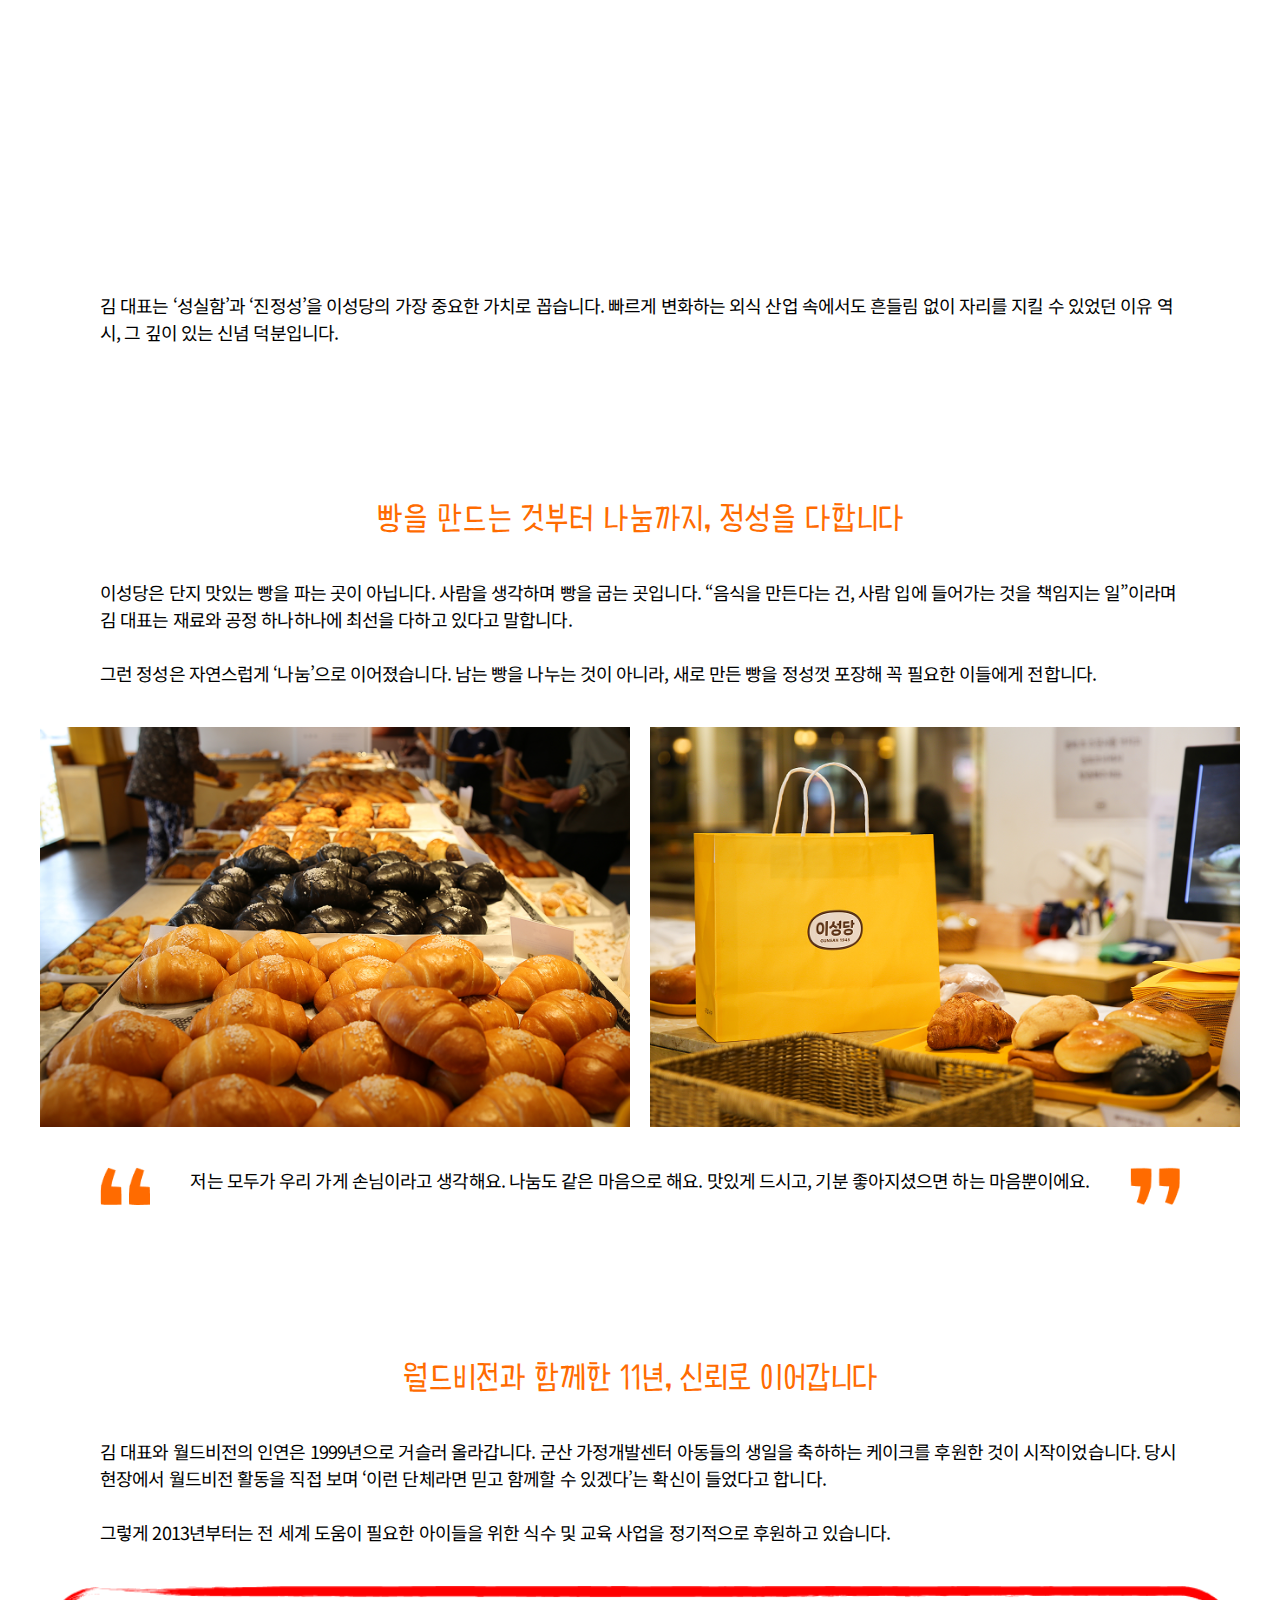
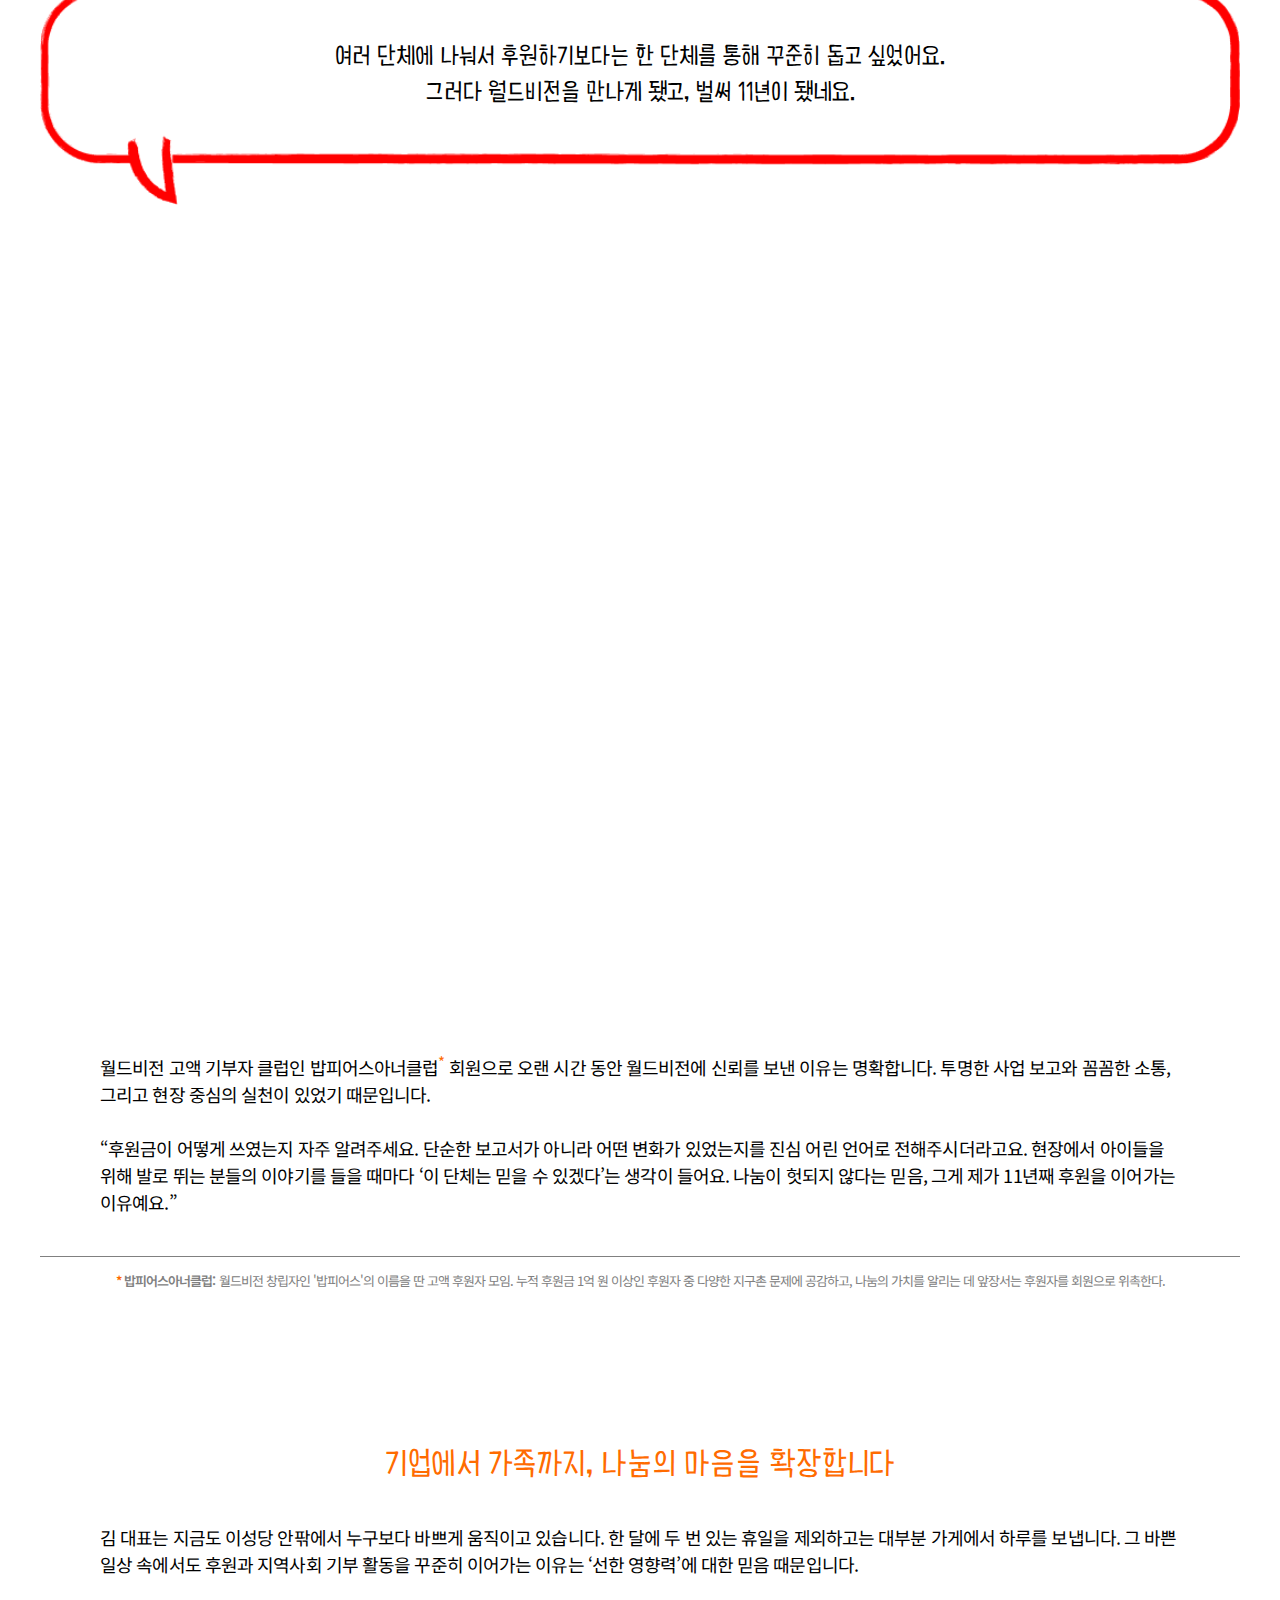
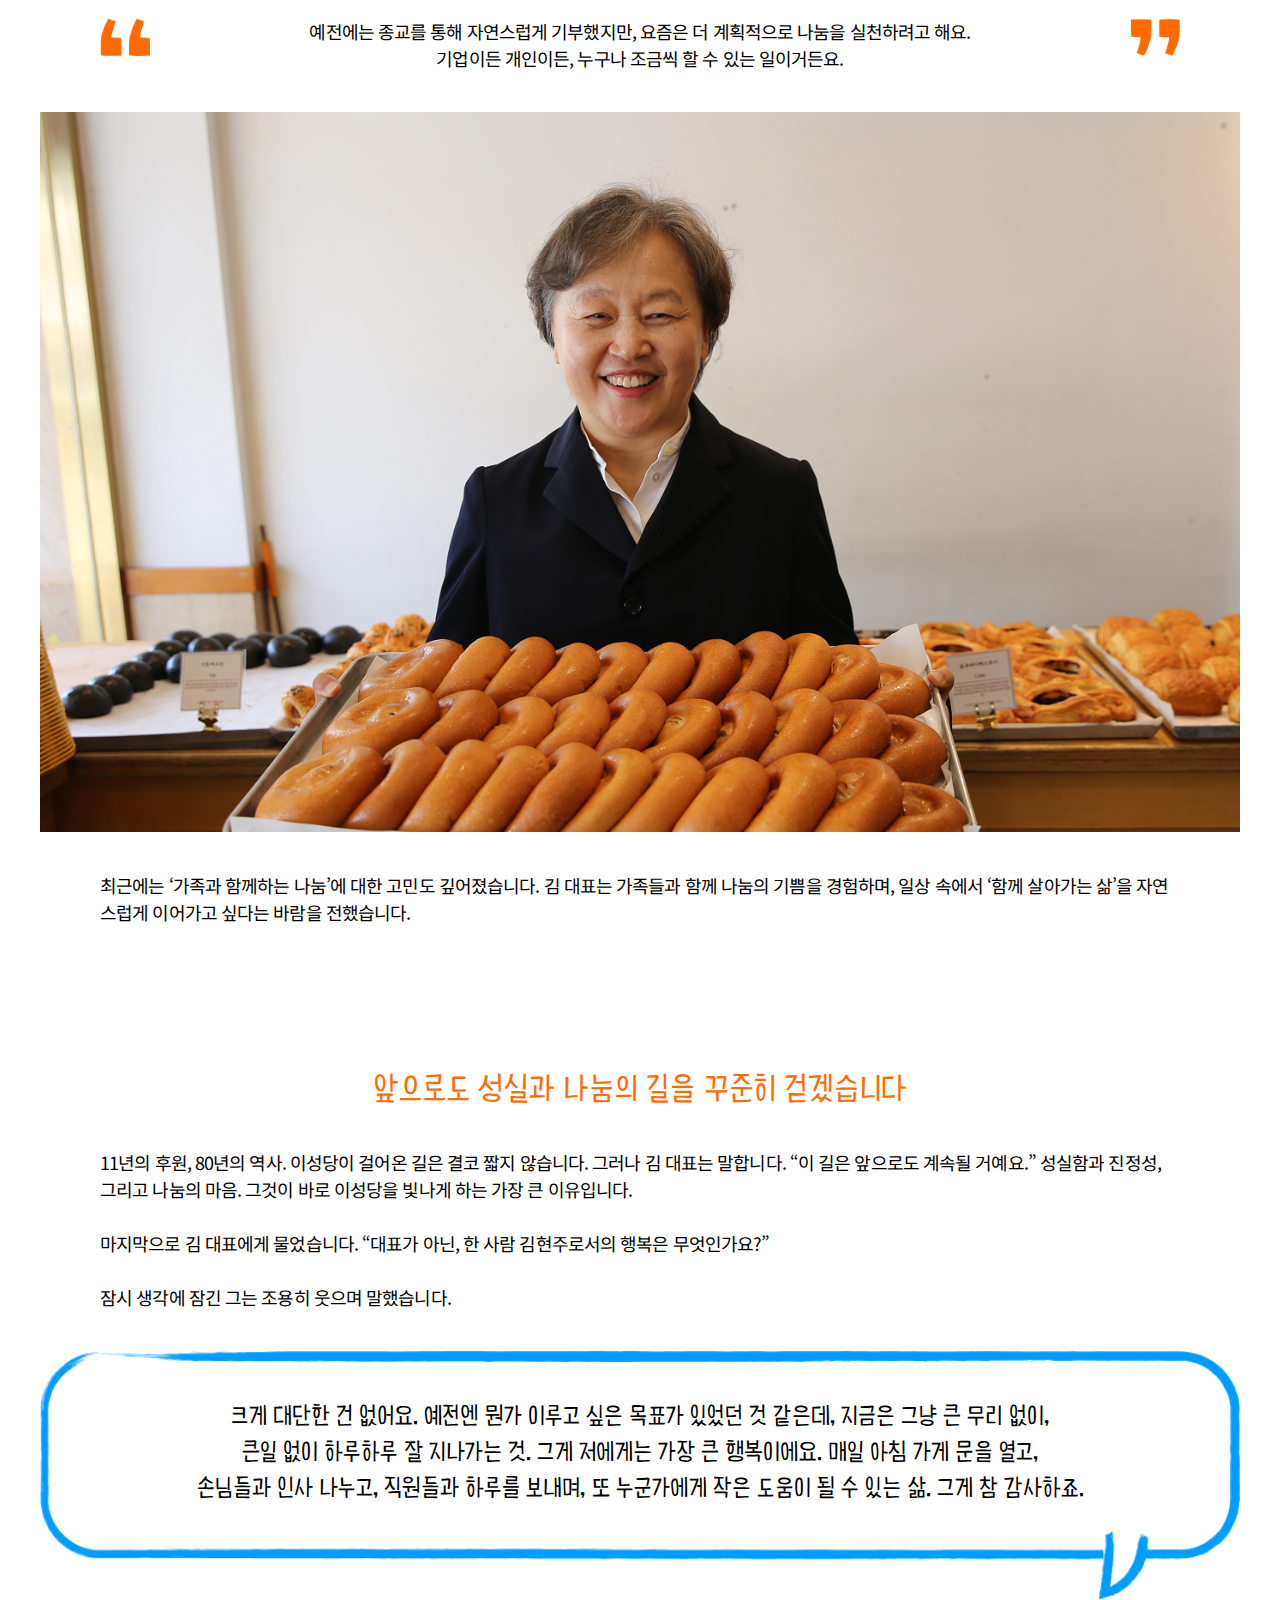
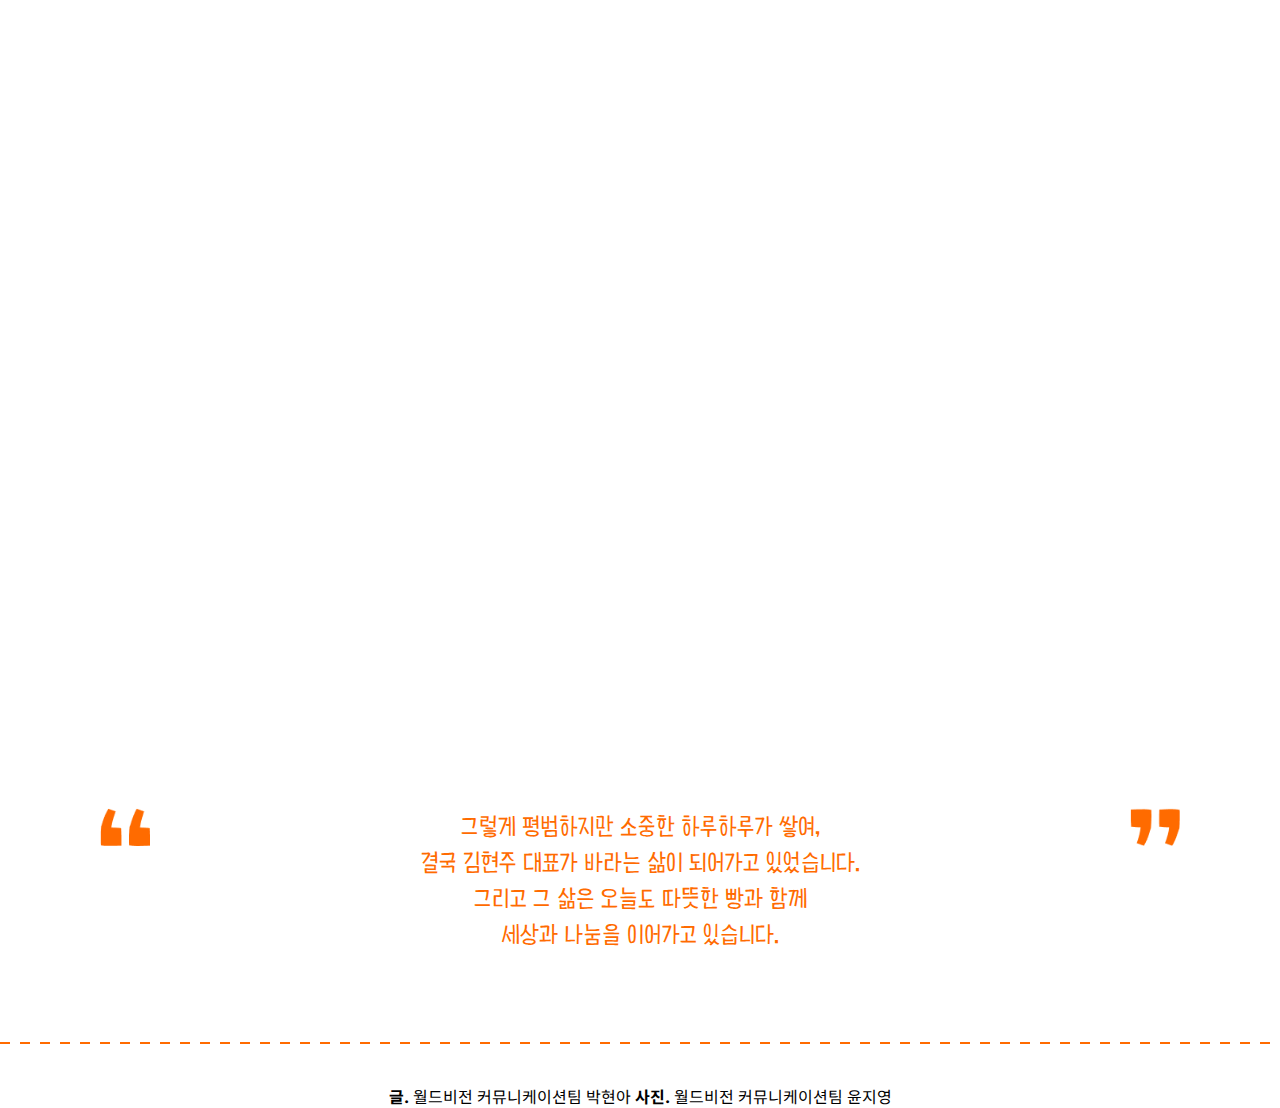
<file: static/webzine/patron.html>
<!DOCTYPE html> 
<html lang="ko">
<head>
    <meta http-equiv="Content-Type" content="text/html; charset=UTF-8">

    <meta charset="utf-8">
    <meta http-equiv="X-UA-Compatible" content="IE=edge">
    <meta name="theme-color" content="#fff">
    <meta name="viewport" content="width=device-width, initial-scale=1.0, minimum-scale=1.0, user-scalable=no">

    <!-- SEO 정보 입력-->	
    <title>한국월드비전 웹진 | 후원자이야기</title>
    <meta name="description" content="한국월드비전은 지구촌 2억 명 어린이와 가족, 지역사회를 돕는 글로벌 NGO 입니다. 월드비전은 투명한 기부금을 약속합니다.">
    <meta property="og:title" content="한국월드비전 웹진 | 새소식">
    <meta property="og:description" content="한국월드비전은 지구촌 2억 명 어린이와 가족, 지역사회를 돕는 글로벌 NGO 입니다. 월드비전은 투명한 기부금을 약속합니다.">
    <meta property="og:image" content="https://www.worldvision.or.kr/static/images/common/logo.png">
    <meta property="og:url" content="https://www.worldvision.or.kr/">
    <link rel="canonical" href="//www.worldvision.or.kr">
    <!-- //SEO 정보 입력 -->

    <!-- 수정 불가 -->
    <link rel="shortcut icon" href="https://www.worldvision.or.kr/static/images/common/favicon.ico">
    <link type="text/css" rel="stylesheet" href="https://www.worldvision.or.kr/static/css/jquery-ui.min.css">
    <link type="text/css" rel="stylesheet" href="https://www.worldvision.or.kr/static/css/swiper.min.css">
    <link type="text/css" rel="stylesheet" href="https://www.worldvision.or.kr/static/css/common.css?v=20240226171940">
    <link type="text/css" rel="stylesheet" href="https://www.worldvision.or.kr/static/css/main.css?v=20240226171940">
    <link type="text/css" rel="stylesheet" href="https://www.worldvision.or.kr/static/css/sub.css?v=20240226171940">
    <link type="text/css" rel="stylesheet" href="https://www.worldvision.or.kr/static/css/module.css?v=20240226171940">
    <link type="text/css" rel="stylesheet" href="https://www.worldvision.or.kr/static/css/cmsModule.css">
    <link type="text/css" rel="stylesheet" href="https://gb.worldvision.or.kr/resources/wvFrt/project/template/inc/wv-add.css">
    <link href="https://fonts.googleapis.com/css?family=Noto+Sans+KR:100,300,400,500,700,900&display=swap&subset=korean" rel="stylesheet">
    <script type="text/javascript" src="https://www.worldvision.or.kr/static/js/jquery-2.2.4.min.js"></script>
    <script type="text/javascript" src="https://www.worldvision.or.kr/static/js/jquery-ui.min.js"></script>
    <script type="text/javascript" src="https://www.worldvision.or.kr/static/js/jquery.nicescroll.min.js"></script>
    <script type="text/javascript" src="https://www.worldvision.or.kr/static/js/swiper.min.js"></script>
    <script type="text/javascript" src="https://www.worldvision.or.kr/static/js/in-view.js"></script>
    <script type="text/javascript" src="https://www.worldvision.or.kr/static/js/ui.js"></script>
    <script type="text/javascript" src="https://www.worldvision.or.kr/static/js/common/common.js?v=20240226171940"></script>
    <script type="text/javascript" src="https://www.worldvision.or.kr/static/js/common.js?v=20240226171940"></script>
    <script type="text/javascript" src="https://www.worldvision.or.kr/static/js/cmsModule.js"></script>
    <script async="" src="https://script.hotjar.com/modules.3ba69200791f16077ba8.js" charset="utf-8"></script><script type="text/javascript" async="" src="https://googleads.g.doubleclick.net/pagead/viewthroughconversion/651132761/?random=1708935699077&amp;cv=11&amp;fst=1708935699077&amp;bg=ffffff&amp;guid=ON&amp;async=1&amp;gtm=45be42l0za200&amp;gcd=13l3l3l3l1&amp;dma=0&amp;u_w=1920&amp;u_h=1080&amp;url=https%3A%2F%2Fwww.worldvision.or.kr%2Fparticipate%2FchurchVisionSunday&amp;ref=https%3A%2F%2Fwww.worldvision.or.kr%2FworldVisionIntro%2FintroInfo&amp;hn=www.googleadservices.com&amp;frm=0&amp;tiba=%EB%B9%84%EC%A0%84%EC%A3%BC%EC%9D%BC%20%7C%20%EC%B0%B8%EC%97%AC%ED%95%98%EA%B8%B0%20-%20%EC%9B%94%EB%93%9C%EB%B9%84%EC%A0%84&amp;npa=0&amp;pscdl=noapi&amp;auid=1947791541.1708906766&amp;uaa=x86&amp;uab=64&amp;uafvl=Chromium%3B122.0.6261.69%7CNot(A%253ABrand%3B24.0.0.0%7CGoogle%2520Chrome%3B122.0.6261.69&amp;uamb=0&amp;uap=Windows&amp;uapv=10.0.0&amp;uaw=0&amp;fledge=1&amp;data=event%3Dgtag.config&amp;rfmt=3&amp;fmt=4"></script>

    <link type="text/css" rel="stylesheet" href="https://gb.worldvision.or.kr/resources/wvFrt/project/template/microsite/css/mc-util.css">
    <script type="text/javascript" src="https://gb.worldvision.or.kr/resources/wvFrt/project/template/microsite/js/header-util.js"></script>
    <!-- //수정 불가-->

    <!-- 추가 css js 입력 -->
    <link rel="stylesheet" href="https://cdnjs.cloudflare.com/ajax/libs/animate.css/4.1.1/animate.min.css" />
    <link rel="stylesheet" href="css/main.css" type="text/css">
    <link rel="stylesheet" href="css/common.css" type="text/css">

    <script defer type="text/javascript" src="js/pageCtrl.js"></script>
    <script defer type="text/javascript" src="js/scrollMagic.js"></script>
</head>

<body>
    <!-- utility navigation -->
    <div data-include-path="https://gb.worldvision.or.kr/resources/wvFrt/project/template/microsite/inc/util-nav.html"></div>
    <!--// utility navigation -->

    <div id="wrap" class="campaign main">
        <header id="header">
            <!-- 상단 메뉴 -->
            <div class="header_wrap">
                <div class="logo">
                    <h1><a href="index.html"><img src="images/common/logo.png" alt="한국월드비전 웹진"><span class="hide">한국월드비전
                                웹진</span></a></h1>
                </div>
                <div class="vol_info pc_display">2025 SUMMER VOL. 255</div>
                <div class="vol_info mobile_display">VOL. 255</div>
                <div class="menu">
                    <button type="button">MENU</button>
                </div>
                <!-- <div class="angles mobile_display">
                    <img src="images/common/angle-down.svg" alt="아래로 펼치기" class="down">
                </div> -->
            </div> <!-- //상단 메뉴 -->
        </header>

        <!-- 전체 메뉴 팝업 -->
        <div class="my_gnb" id="my_gnb">
            <div class="gnb_wrap">
                <div class="mn_top">
                    <div class="vol_info"><span>2025 SUMMER</span> VOL. 255</div>
                    <div class="close_btn"><img src="images/common/menuClose.svg" alt="메뉴 닫기"></div>
                </div>
                <nav>
                    <ul class="gnb">
                        <li>
                            <ul class="lnb">
                                <li><a href="#">스페셜 스토리</a></li>
                                <li><a href="#">기획특집 : 75주년 인물</a></li>
                            </ul>
                        </li>
                        <li>
                            <ul class="lnb">
                                <li><a href="#">후원자 이야기</a></li>
                                <li><a href="#">후원자 참여 이야기</a></li>
                            </ul>
                        </li>
                        <li>
                            <ul class="lnb">
                                <li><a href="#">높이 나는 갈매기</a></li>
                                <li><a href="#">현장 이야기</a></li>
                            </ul>
                        </li>
                        <li>
                            <ul class="lnb">
                                <li><a href="#">캠페인</a></li>
                                <li><a href="#">새소식</a></li>
                            </ul>
                        </li>
                    </ul>
                </nav>
                <div class="btns">
                    <a href="https://www.worldvision.or.kr/informationCenter/letter">지난호 보기</a>
                </div>
            </div><!-- //gnb_wrap -->

            <script>
                $('.my_gnb .gnb_wrap').hide();

                $('.menu').click(function () {
                    $('.my_gnb').addClass('on');
                    $('.my_gnb .gnb_wrap').slideDown();
                });
                $('.close_btn').click(function () {
                    $('.my_gnb').removeClass('on');
                    $('.my_gnb .gnb_wrap').slideUp();
                });
            </script>
        </div>
        <div class="my_gnb02 mobile_display" id="my_gnb02">
            <div class="my_info02">
                <a href="javascript:void(0);" class="btn_myinfo02"><span class="hide">최상단 메뉴</span></a>
                <div class="my_lyr02">
                    <!--D:로그인 전 노출 메뉴-->
                    <ul>
                        <li><a href="/loginProcess/initLogin">로그인</a></li>
                        <li><a href="/membership/initMembership?openYn=Y">회원가입</a></li>
                        <li><a href="/a/light_util" class="btn_type btn_size btn_bg_orange"><span>후원하기</span></a></li>
                    </ul>
                    <!--D:로그인 후 노출 메뉴-->
                    <ul>
                        <li><span class="name">월드비전</span>님</li>
                        <li class="btn_area"><a href="/a/light_util"
                                class="btn_type btn_size btn_bg_orange"><span>후원하기</span></a></li>
                        <li class="divide"><a
                                href="javascript:loading_open_hreflink('https://my.worldvision.or.kr', '1');">마이월드비전</a>
                        </li>
                        <li><a href="/loginProcess/logout">로그아웃</a></li>
                    </ul>
                </div>
            </div>
        </div>
        <script>
            $('.my_gnb02').hide();
            $('.angles').click(function () {
                $('.my_gnb02').toggle();
            });
        </script> <!-- // 전체 메뉴 팝업 -->

        <!-- 콘텐츠 -->
        <main id="container" class="main-wrap subType1"> <!-- subType1유형 서브페이지 공통 클래스 -->
            <!-- 비주얼 -->
            <div class="image-wrapper">
                <picture>
                    <source srcset="images/patron/mainVmob.png" media="(max-width: 767px)">
                    <img class="base-image" src="images/patron/mainV.png" alt="배경 이미지">
                <!-- 추후 overlay 스타일 적용시 참조 : <div class="overlay"></div> -->
                </picture>
                <div class="title-wrapper">
                    <div class="titleTop">
                        <img class="titleBg" src="images/specialStory/titleBg.png" alt="제목 배경">
                        <h1 class="menu-title">후원자 이야기</h1>
                    </div>
                    <h2 class="title">80년의 진심, <br class="mob"/>나눔으로 이어갑니다</h2>
                    <span class="subT">이성당 김현주 대표 인터뷰</span>
                </div>
            </div>         

            <!-- 본문 -->
            <div id="patron" class="sub-content-section subType2-inner">
                <div class="content-wrap">
                    <!-- 본문 시작 -->
                    <div class="content">
                        <!-- 상단문구 -->
                        <div class="section-sub">
                            <span class="description tc">
                                대한민국에서 가장 오래된 빵집, 군산의 이성당. 80년이라는 긴 세월 동안 성실함과 진정성으로 한결같은 맛을 지켜온 이곳에는 또 하나의 특별한 이야기가 있습니다. 바로 조용히, 그러나 꾸준하게 이어져 온 ‘나눔’의 마음입니다. 이성당 4대째를 이어가고 있는 김현주 대표를 만나 그 오랜 시간 속에 담긴 나눔의 철학과 진심을 들어보았습니다
                            </span>
                        </div>
                        
                        <div class="dashed-line"></div>
                        <!-- 1 -->
                        <div class="section-sub tc">
                            <div class="point-box">이성당 80년, 그 시작은 성실이었습니다</div>
                            <span class="description mt-4">
                                김현주 대표는 이성당 4대째 운영하고 있습니다. 본격적으로 가게를 맡은 건 2003년부터지만 가족의 일원으로 이성당과 함께한 시간은 훨씬 더 깁니다. 결혼 후 이성당에서 일손을 보태며 보낸 세월이 어느덧 40년을 훌쩍 넘었습니다.
                            </span>
                            <div class="flex-bigMark mt-4">
                                <img class="mark" src="images/specialStory/bigMarkL.png" alt="큰따옴표 아이콘">
                                <div class="description tc">
                                    시어머니는 새벽 4시에 일어나 하루도 빠짐없이 가게를 책임지셨어요. 정말 성실하게 일하셨죠. <br/>
                                    저는 그분들이 다져놓은 기반 위에서 운영을 이어받은 셈이에요.
                                </div>
                                <img class="mark" src="images/specialStory/bigMarkR.png" alt="큰따옴표 아이콘">
                            </div>
                            <div class="mt-4 mb-4 animate-on-scroll" data-animate="fadeIn">
                                <img class="img" src="images/patron/store.png" alt="이성당 외관 사진">
                            </div>
                            <span class="description mt-4">
                                김 대표는 ‘성실함’과 ‘진정성’을 이성당의 가장 중요한 가치로 꼽습니다. 빠르게 변화하는 외식 산업 속에서도 흔들림 없이 자리를 지킬 수 있었던 이유 역시, 그 깊이 있는 신념 덕분입니다.
                            </span>
                        </div>
                        <!-- 2 -->
                        <div class="section-sub150 tc">
                            <div class="point-box">빵을 만드는 것부터 나눔까지, 정성을 다합니다</div>
                            <span class="description mt-4">
                                이성당은 단지 맛있는 빵을 파는 곳이 아닙니다. 사람을 생각하며 빵을 굽는 곳입니다. “음식을 만든다는 건, 사람 입에 들어가는 것을 책임지는 일”이라며 김 대표는 재료와 공정 하나하나에 최선을 다하고 있다고 말합니다.
                                <br/><br/>
                                그런 정성은 자연스럽게 ‘나눔’으로 이어졌습니다. 남는 빵을 나누는 것이 아니라, 새로 만든 빵을 정성껏 포장해 꼭 필요한 이들에게 전합니다.
                            </span>
                            <div class="mt-4">
                                <div class="flexBox">
                                    <div>
                                        <img class="flexBox-item" src="images/patron/bread.png" alt="이성당의 진열된 빵 사진">
                                    </div>
                                    <div>
                                        <img class="flexBox-item" src="images/patron/bread2.png" alt="이성당의 빵 포장 사진">
                                    </div>
                                </div>
                            </div>
                            <div class="flex-bigMark mt-4">
                                <img class="mark" src="images/specialStory/bigMarkL.png" alt="큰따옴표 아이콘">
                                <div class="description tc">
                                    저는 모두가 우리 가게 손님이라고 생각해요. 나눔도 같은 마음으로 해요. 맛있게 드시고, 기분 좋아지셨으면 하는 마음뿐이에요.
                                </div>
                                <img class="mark" src="images/specialStory/bigMarkR.png" alt="큰따옴표 아이콘">
                            </div>
                        </div>
                        <!-- 3 -->
                        <div class="section-sub tc">
                            <div class="point-box">월드비전과 함께한 11년, 신뢰로 이어갑니다</div>
                            <span class="description mt-4 mb-4">
                                김 대표와 월드비전의 인연은 1999년으로 거슬러 올라갑니다. 군산 가정개발센터 아동들의 생일을 축하하는 케이크를 후원한 것이 시작이었습니다. 당시 현장에서 월드비전 활동을 직접 보며 ‘이런 단체라면 믿고 함께할 수 있겠다’는 확신이 들었다고 합니다.
                                <br/><br/>
                                그렇게 2013년부터는 전 세계 도움이 필요한 아이들을 위한 식수 및 교육 사업을 정기적으로 후원하고 있습니다.
                            </span>
                            <div class="bgTxt-wrap">
                                <picture>
                                    <source srcset="images/patron/contentImg06mob2.png" media="(max-width: 480px)">
                                    <source srcset="images/patron/contentImg06mob.png" media="(max-width: 600px)">
                                    <img class="img" src="images/patron/contentImg06.png" alt="말풍선 그림">                                    
                                </picture>
                                <span class="bunpil bgTxt1">
                                    여러 단체에 나눠서 후원하기보다는 한 단체를 통해 꾸준히 돕고 싶었어요. 
                                    <br/>그러다 월드비전을 만나게 됐고, 벌써 11년이 됐네요.
                                </span>
                            </div>
                            <div class="mt-4 mb-4 animate-on-scroll" data-animate="fadeIn">
                                <picture>
                                    <source srcset="images/patron/contentImg01mob.png" media="(max-width: 767px)">
                                    <img class="img" src="images/patron/contentImg01.png" alt="밥피어스아너클럽 기부자 김대표 인터뷰 사진">
                                </picture>
                            </div>
                            <span class="description mt-4">
                                월드비전 고액 기부자 클럽인 밥피어스아너클럽<sup class="sup txtPoint">*</sup> 회원으로 오랜 시간 동안 월드비전에 신뢰를 보낸 이유는 명확합니다. 투명한 사업 보고와 꼼꼼한 소통, 그리고 현장 중심의 실천이 있었기 때문입니다.
                                <br/><br/>
                                “후원금이 어떻게 쓰였는지 자주 알려주세요. 단순한 보고서가 아니라 어떤 변화가 있었는지를 진심 어린 언어로 전해주시더라고요. 현장에서 아이들을 위해 발로 뛰는 분들의 이야기를 들을 때마다 ‘이 단체는 믿을 수 있겠다’는 생각이 들어요. 나눔이 헛되지 않다는 믿음, 그게 제가 11년째 후원을 이어가는 이유예요.”
                            </span>
                            <!-- 별첨 -->
                            <div class="supWrap tl mt-4">
                                <span class="supName"><span class="sup txtPoint">* </span>밥피어스아너클럽:</span>
                                <span class="supDesc">월드비전 창립자인 '밥피어스'의 이름을 딴 고액 후원자 모임. 누적 후원금 1억 원 이상인 후원자 중 다양한 지구촌 문제에 공감하고, 나눔의 가치를 알리는 데 앞장서는 후원자를 회원으로 위촉한다.</span>
                            </div>

                        </div>
                        <!-- 4 -->
                        <div class="section-sub150 tc">
                            <div class="point-box">기업에서 가족까지, 나눔의 마음을 확장합니다</div>
                            <span class="description mt-4">
                                김 대표는 지금도 이성당 안팎에서 누구보다 바쁘게 움직이고 있습니다. 한 달에 두 번 있는 휴일을 제외하고는 대부분 가게에서 하루를 보냅니다. 그 바쁜 일상 속에서도 후원과 지역사회 기부 활동을 꾸준히 이어가는 이유는 ‘선한 영향력’에 대한 믿음 때문입니다.
                            </span>
                            <div class="flex-bigMark mt-4">
                                <img class="mark" src="images/specialStory/bigMarkL.png" alt="큰따옴표 아이콘">
                                <div class="description tc">
                                    예전에는 종교를 통해 자연스럽게 기부했지만, 요즘은 더 계획적으로 나눔을 실천하려고 해요.
                                    <br/> 기업이든 개인이든, 누구나 조금씩 할 수 있는 일이거든요.
                                </div>
                                <img class="mark" src="images/specialStory/bigMarkR.png" alt="큰따옴표 아이콘">
                            </div>
                            <div class="mt-4 mb-4">
                                <img class="img" src="images/patron/contentImg02.png" alt="가게 내부에서 빵을 들고 웃고있는 김대표">
                            </div>
                            <span class="description mt-4 mb-4">
                                최근에는 ‘가족과 함께하는 나눔’에 대한 고민도 깊어졌습니다. 김 대표는 가족들과 함께 나눔의 기쁨을 경험하며, 일상 속에서 ‘함께 살아가는 삶’을 자연스럽게 이어가고 싶다는 바람을 전했습니다.
                            </span>
                        </div>
                        <!-- 5 -->
                        <div class="section-sub150 tc">
                            <div class="point-box">앞으로도 성실과 나눔의 길을 꾸준히 걷겠습니다</div>
                            <span class="description mt-4 mb-4">
                                11년의 후원, 80년의 역사. 이성당이 걸어온 길은 결코 짧지 않습니다. 그러나 김 대표는 말합니다. “이 길은 앞으로도 계속될 거예요.” 성실함과 진정성, 그리고 나눔의 마음. 그것이 바로 이성당을 빛나게 하는 가장 큰 이유입니다.
                                <br/><br/>
                                마지막으로 김 대표에게 물었습니다. “대표가 아닌, 한 사람 김현주로서의 행복은 무엇인가요?”
                                <br/><br/>
                                잠시 생각에 잠긴 그는 조용히 웃으며 말했습니다.
                            </span>
                            <div class="bgTxt-wrap">
                                <picture>
                                    <source srcset="images/patron/contentImg05mob2.png" media="(max-width: 480px)">
                                    <source srcset="images/patron/contentImg05mob.png" media="(max-width: 681px)">
                                    <img class="img" src="images/patron/contentImg05.png" alt="말풍선 그림">
                                </picture>
                                <span class="bunpil bgTxt1 position1">
                                    크게 대단한 건 없어요. 예전엔 뭔가 이루고 싶은 목표가 있었던 것 같은데, 지금은 그냥 큰 무리 없이, <br class="web"/>
                                    큰일 없이 하루하루 잘 지나가는 것. 그게 저에게는 가장 큰 행복이에요. 매일 아침 가게 문을 열고, <br class="web"/>
                                    손님들과 인사 나누고, 직원들과 하루를 보내며, 또 누군가에게 작은 도움이 될 수 있는 삶. 그게 참 감사하죠.
                                    
                                </span>
                            </div>
                            <div class="mb-4 animate-on-scroll" data-animate="fadeIn">
                                <picture>
                                    <source srcset="images/patron/contentImg03-2mob.png" media="(max-width: 767px)">
                                    <img class="img" src="images/patron/contentImg03-2.png" alt="가게에서 활짝 웃고있는 김대표 사진">
                                </picture>
                            </div>
                            <div class="flex-bigMark mt-4">
                                <img class="mark" src="images/specialStory/bigMarkL.png" alt="큰따옴표 아이콘">
                                <div class="point-box-small">
                                    그렇게 평범하지만 소중한 하루하루가 쌓여, <br/>
                                    결국 김현주 대표가 바라는 삶이 되어가고 있었습니다. <br/>
                                    그리고 그 삶은 오늘도 따뜻한 빵과 함께 <br/>
                                    세상과 나눔을 이어가고 있습니다.
                                </div>
                                <img class="mark" src="images/specialStory/bigMarkR.png" alt="큰따옴표 아이콘">
                            </div>
                        </div>

                        <div class="dashed-line mt-4"></div>
                        
                        <div class="description2 tc sub-content-section"><span class="fw-7">글.</span> 월드비전 커뮤니케이션팀 박현아  <br class="mob-br"/><span class="fw-7">사진. </span>월드비전 커뮤니케이션팀 윤지영</div>

                    </div>
                </div>
            </div>



        </main>



        <!-- page ctrl -->
        <div class="pagination">
            <button id="homePage" onclick="location.href='index.html'"><img src="images/common/homeButton.png" alt="월드비전 웹진 홈 바로가기"></button>
            <button id="prevPage" onclick="location.href='campaign.html'"><img src="images/common/prevButton.png" alt="월드비전 웹진 이전 기사로 이동하기"></button>
            <!-- <button id="nextPage"><img src="images/common/nextButton.png" alt="월드비전 웹진 다음 기사로 이동하기"></button> -->
            <button class="scroll-button" onclick="scrollToTop()" id="upPage"><img src="images/common/topButton.png" alt="월드비전 웹진 상단으로 이동하기"></button>
        </div> <!-- //page ctrl -->


        

        <!-- 플로팅 버튼 -->
        <div id="floating">
        </div>
        <!-- //플로팅 버튼 -->
    </div>




    <!-- footer -->
    <div data-include-path="https://gb.worldvision.or.kr/resources/wvFrt/project/template/inc/footer.html"></div>
    <!-- //footer -->

    <script>
        window.addEventListener('load', function () {
            var allElements = document.getElementsByTagName('*');
            Array.prototype.forEach.call(allElements, function (el) {
                var includePath = el.dataset.includePath;
                if (includePath) {
                    var xhttp = new XMLHttpRequest();
                    xhttp.onreadystatechange = function () {
                        if (this.readyState == 4 && this.status == 200) {
                            el.outerHTML = this.responseText;
                        }
                    };
                    xhttp.open('GET', includePath, true);
                    xhttp.send();
                }
            });
        }); 
    </script>
</body>

</html>
</file>
<file: static/webzine/css/main.css>
@charset "utf-8";

@import url(common.css);
@import url(mc-util.css);


/* header */
.campaign #header { position: relative; background: #000;   border-bottom: 0; position: relative; z-index: 13; }

.campaign #header .header_wrap { color: #fff; padding: 0; height: 79px; display: flex; justify-content: space-between; align-items: center; }
.campaign #header .header_wrap .logo {  margin-right: auto; }
.campaign #header .header_wrap .vol_info { font-weight: 500; font-size: 18px; line-height: 28px;  align-items: center; margin-right: 8px;}
.campaign #header .header_wrap .vol_info.mobile_display { display: none;}
/* .campaign #header .header_wrap .menu { margin: 0; } */
/* .campaign #header .header_wrap .menu button {  width: 81px; height: 40px; border: 2px solid #fff; border-radius: 355px; padding: 0.2rem; text-align: center; color: #fff; font-weight: 700; font-size: 18px; line-height: 28px; cursor: pointer; } */
.campaign #header .header_wrap .menu a { display: block; width: 81px; height: 40px; border: 2px solid #fff; border-radius: 355px; padding: 0.2rem; text-align: center; color: #fff; font-weight: 700; font-size: 18px; line-height: 28px; cursor: pointer; }
.campaign #header .header_wrap .angles.mobile_display { display: none;}

/* 서브페이지에서의 헤더의 메뉴 버튼 radius가 다른 부분에 대함 */
/* 
.campaign #header .header_wrap .menu button { border-radius: 35px; }
*/

.campaign .my_gnb { width: 100%; max-width: 1200px; margin: 0 auto; position: relative; }
.campaign .my_gnb.on::after { content: ''; position: fixed; left: 0; top: 0; bottom: 0; right: 0; background: rgba(0, 0, 0, 0.5); z-index: 12; }
.campaign .my_gnb .gnb_wrap { width: 100%; max-width: 417px; background: #fff; position: absolute; right: 0; top: -79px; z-index: 100; padding: 25px 25px 30px 20px; }
.campaign .my_gnb .gnb_wrap .mn_top { display: flex; justify-content: space-between; align-items: center; }
.campaign .my_gnb .gnb_wrap .mn_top .vol_info { font-weight: 500; font-size: 18px; line-height: 28px; }
.campaign .my_gnb .gnb_wrap .mn_top .vol_info span { font-weight: 900; }
.campaign .my_gnb .gnb_wrap .mn_top .close_btn { cursor: pointer; }
.campaign .my_gnb .gnb_wrap nav .gnb { display: flex; flex-direction: column; gap: 55px; margin: 45px 0 55px; }
.campaign .my_gnb .gnb_wrap nav .gnb > li { padding-top: 18px; }
.campaign .my_gnb .gnb_wrap nav .gnb > li .lnb { position: relative; }
.campaign .my_gnb .gnb_wrap nav .gnb > li:nth-child(1) .lnb::before { content: ''; width: 18px; height: 18px; display: block; background: url(../images/common/menuItem01.svg) no-repeat; position: absolute; left: 0; bottom: 100%; }
.campaign .my_gnb .gnb_wrap nav .gnb > li:nth-child(2) .lnb::before { content: ''; width: 18px; height: 18px; display: block; background: url(../images/common/menuItem02.svg) no-repeat; position: absolute; left: 0; bottom: 100%; }
.campaign .my_gnb .gnb_wrap nav .gnb > li:nth-child(3) .lnb::before { content: ''; width: 18px; height: 18px; display: block; background: url(../images/common/menuItem03.svg) no-repeat; position: absolute; left: 0; bottom: 100%; }
.campaign .my_gnb .gnb_wrap nav .gnb > li:nth-child(4) .lnb::before { content: ''; width: 18px; height: 18px; display: block; background: url(../images/common/menuItem04.svg) no-repeat; position: absolute; left: 0; bottom: 100%; }
.campaign .my_gnb .gnb_wrap nav .gnb > li .lnb > li a { font-weight: 500; font-size: 18px; line-height: 39px; }
.campaign .my_gnb .gnb_wrap .btns a { display: block; font-weight: 500; font-size: 18px; line-height: 39px; }


@media only all and (max-width: 768px) {
    /* 헤더 공백제거 */
    #container.scroll_up {
        padding-top: 0px;
    }
    .campaign #header { position: unset; padding: 0 20px; }
    .campaign #header .header_wrap { height: 44px; width: auto;}
    .campaign #header .header_wrap .logo { width: 103px; height: 21px; margin: 0;}
    .campaign #header .header_wrap .logo h1 img { width: 103px; height: 21px; }
    .campaign #header .header_wrap .vol_info { font-weight: 400; font-size: 12px; line-height: 22px; color: #fff; z-index: 9; }

    .campaign #header .header_wrap .vol_info.pc_display { display: none;}
    .campaign #header .header_wrap .vol_info.mobile_display { display: block ; margin-left: auto;}

    .campaign #header .header_wrap .menu {  display: block ;}
    .campaign #header .header_wrap .menu a { color: #fff; width: 49px; height: 24px; border: 1px solid #fff; border-radius: 35px; padding: 0; font-weight: 500; font-size: 12px; line-height: 22px; }
    .campaign #header .header_wrap .angles {  width: 24px; height: 24px; text-align: center; border: 1px solid #fff; border-radius: 8px; padding-top: 9px; padding-left: 7px; margin-left: 13px; }
    .campaign #header .header_wrap .angles img { width: 40%; }
    .campaign #header .header_wrap .angles.mobile_display {display: block;}

    .campaign .my_gnb .gnb_wrap { width: 100%; max-width: 219px; top: -44px; padding: 11px 20px 20px 20px; }
    .campaign .my_gnb .gnb_wrap .mn_top .vol_info { font-weight: 400; font-size: 12px; line-height: 22px; }
    .campaign .my_gnb .gnb_wrap .mn_top .close_btn { width: 21px; }
    .campaign .my_gnb .gnb_wrap .mn_top .close_btn img { width: 100%; }
    .campaign .my_gnb .gnb_wrap nav .gnb > li .gnb_tit { font-size: 12px; line-height: 27px; }
    .campaign .my_gnb .gnb_wrap nav .gnb > li .lnb > li a { font-size: 12px; line-height: 27px; }
    .campaign .my_gnb .gnb_wrap .btns a { font-size: 12px; line-height: 27px; }

    .campaign { position: relative; }
    .campaign .my_gnb02 { position: absolute; right: 0; top: 44px; z-index: 11; background: #fff; padding: 20px; font-size: 12px; }
    .campaign .my_gnb02 .divide { border-top: 1px solid #ccc; margin-top: 13px; padding-top: 5px; }
    .campaign .my_gnb02 .btn_size { padding: 5px 20px; }
    .campaign .my_gnb02 .btn_size span { font-size: 13px; }
    .campaign .my_gnb02 ul li { margin: 5px 0; }
    .campaign .my_gnb02 ul li .name { font-weight: bold; }
}

/* #section01, #section02, #section03, #section04, #section05{
    scroll-margin-top: 500px;
}
#section011{
    scroll-margin-top:100px;
}
#section031{
    scroll-margin-top: 700px;
}
#section051, #section021{
    scroll-margin-top: 200px;
} */

/* main */

/* 버튼영역 */
.main #container .content .btn-item:hover {
    background: #F56400;
    color: #fff;
    font-weight: 700;
}

/* 메인페이지 */
#wrap.main {
    height: auto ;
}
.main-wrap {
    padding-top: 0px ;
}
.main-wrap .visual-wrap {
    background-color: #D9D9D9;
}
.main-wrap .visualtem {
    position: absolute;
}
.main-wrap .visualImg-container {
    /* max-width: 1200px; */
    margin: 0 auto;
    position: relative;
}
.main-wrap .visualImg-container img {
    width: 100%;
}
.main .main-wrap .visualImg-2 {
    width: 96%;
    left: 50%;
    transform: translateX(-50%);
    bottom: 5px;
}
.main-wrap .visualImg-3 {
    right: 1.8%;
    bottom: 10px;
    color: #fff;
    font-weight: 700;
    writing-mode: vertical-rl;
    text-orientation: sideways;
    font-size: clamp(8px, 1vw, 17px);
}
.main-wrap .visualImg-4 {
    width: 6%;
    bottom: 37%;
    right: 2vw;
}
.main-wrap .visual-link {
    position: absolute;
    top: 10px;
    left: 20px;
    color: #fff;
    font-size: clamp(8px, 1vw, 16px);
}
.main-wrap .main-link {
    line-height: 1.8vw;
}
.main-wrap .main-link a {
    font-weight: 700;
    border-bottom: 1px solid #fff;
} 
.main-wrap .main-link .sub {
    line-height: 1.5vw;
}/* // 메인 비주얼 */

.main #container .content-section {
    /* padding: 0px ; */
    max-width: none ;
}
.main #container .content {
    max-width: 1240px;
    /* max-width: 700px; */
    margin: 0 auto;
}
.main .title .txtPoint {
    display: block;
}
.main .flexBox {
    display: flex;
    justify-content: space-between;
    align-items: end;
    gap: 5px;
}
.main .content-01 .flexBox {
    flex-direction: row-reverse;
}
.main .special-item {
    max-width: 650px;
    width: 100%;
    margin-top: -120px;
}
.main .f-20 {
    font-size: clamp(12px, 2vw, 20px);
    display: block;
}
.main .f-32 {
    font-size: clamp(20px, 3vw, 45px);
    display: block;
}
.main .mt-13 {
    margin-top: 13px;
}
.main .bg{
    background-color: #FFD3B2;
    /* border-top: 1px dashed #FF6B00;
    border-bottom: 1px dashed #FF6B00; */
    border-top: 2px dashed transparent;
    border-bottom: 2px dashed transparent;
    border-image: repeating-linear-gradient(to right, #FF6B00 0 10px, transparent 10px 20px) 100 stretch;
    padding: clamp(50px, 6vw, 100px) 0;
}
.main .bg .btn02_area {
    position: relative;
    z-index: 1;
}
.main #container .mainP {
    padding: clamp(40px, 10vw, 80px) 20px; 
}
.main .flexBox-col {
    display: flex;
    flex-direction: column;
    align-items: center;
    justify-content: center;
    text-align: center;
    gap: 26px;
}
.main .content-02 .flexBox {
    margin-top: clamp(40px,3vw,70px);
}
.main .content-02 img {
    max-width: 350px;
    width: 100%;
}
.main .second img {
    max-width: 390px;
    width: 100%;
    margin-top: 0;
}
.mainP .content-wrap .content {
    max-width: 1240px;
    padding: 0 20px;
}
.main .mob {
    display: none;
}
.main .content .title .f-32 {
    line-height: 1.3;
}
/* 7. 하단 버튼 컨텐츠 */
.main .content-btn .flexBox {
    justify-content: center;
    gap: 40px;
}
.main .content-btn .btn-inner {
    position: relative;
}
.main .btn-title {
    font-size: clamp(12px,2vw, 20px);
    position: absolute;
    top: 10%;
    left: 50%;
    transform: translateX(-50%);
}
.main .btnBtitle {
    font-size: clamp(12px, 2.5vw, 45px);
    /* font-size: 45px; */
    line-height: 1.3;
    position: absolute;
    bottom: 15%;
    left: 50%;
    transform: translateX(-50%);
    text-align: center;
    width: 100%;
}
.main .btn-img {
    max-width: 600px;
}

@media (max-width: 958px) {

    .main .special-item {
        max-width: 550px;
    }
}


@media (max-width: 767px) {
    /* 메인 페이지 */
    .main .mob {
        display: block;
    }
    .main .web {
        display: none;
    }
    #container .main-visual .main-posit {
        top: 0% ;
    }
    .main-wrap .visualImg-container{
        /* height: 100vh; */
    }
    .main-wrap .visualImg-container picture {
        width: 100%;
        height: 100%;
    }
    .main-wrap .visualImg-container picture img {
        width: 100%;
        height: 100%;
        object-fit: cover;
        object-position: top;
    }
    .main-wrap .visualImg-2 {
        top: 20px;
    }
    .main-wrap .visualImg-3 {
        width: fit-content;
        left: 20px;
        bottom: 10px;
        text-shadow: 1px 1px 8px #000;
        font-size: 1.8vw;
    }
    .main-wrap .visualImg-4 {
        width: 13vw;
        height: fit-content;
        top: 15vw;
        right: 3vw;
    }
    .main-wrap .visual-link {
        top: auto;
        bottom: 27vw;
        left: 20px;
        text-shadow: 1px 1px 8px #000;
        font-size: clamp(10px , 2.2vw, 14px);
    } 
    .main-wrap .main-link {
        line-height: 6vw;
    } 
    .main-wrap .main-link .sub {
        line-height: 3.8vw;
    } /* // 메인 비주얼 */
    /* .main #container .posit-title {
        top: 3.5%;
        left: 4vw;
        line-height: 7.5vw;
        font-size: clamp(10px, 3.8vw, 34px);
    } */
    /* .main #container .content {
        padding: 0 20px;
    } */
    .main #container .content .section-area {
        width: 100%;
        /* min-width: auto; */
        padding: 20px;
        /* max-width: none; */
        margin: 0 auto;
    }
    .main #container .content3 .section-area {
        padding-top: 12vw;
    }
    .main #container .content4 .section-area {
        flex: 0 0 100%;
    }
    .main #container .content .sectionBtn-wrap {
        top: 53%;
        bottom: auto;
    }
    .main #container .content3 .sectionBtn-wrap{
        top: 73% ;
    }
    .main #container .content4 .sectionBtn-wrap {
        top: 65%;
    }
    .main #container .count02 {
        width: 35%;
        left: 18%;
    }
    .main #container .count04 {
        left: 12%;
    }
    .main #container .count05 {
        right: 8%;
    }
    .main #container .content .btn-item {
        width: clamp(108px, 20vw, 220px);
        height: 2em;
        line-height: 1.6em;
        padding: 0;
        font-size: clamp(12px, 2vw, 22px);
    }
    .main #container .section-title {
        font-size: clamp(12px, 4vw, 23px);
    }
    .main .special-item {
        max-width: 550px;
    }
    .mainP .content-wrap .content {
        padding: 0;
    }
}
@media (max-width: 580px) {
    .main .special-item.mt0 {
        margin-top: 0;
    }
    .main .special-item {
        margin-top: -80px;
        max-width: 250px;
        width: 70%;
        margin-left: 35%;
    }
    .main .special-item {
        max-width: 250px;
        width: 80%;
        margin-left: 20%;
    }
    .main .special-item.ml {
        margin-left: 0;
    }
    .btn02_area.w-12 {
        min-width: 120px;
    }
}

@media (max-width: 480px) {
    .main .special-item {
        width: 70%;
        margin-left: 30%;
    }
}


/* page ctrl */
.pagination { z-index: 99; position: fixed; display: flex; flex-direction: column; bottom: 20px; right: 2%; text-align: center; } 
.pagination a { width: 50%; height: 50%; margin: 3px 0; cursor: pointer; border: none; border-radius: 50%; background-color: #F67821; /* 배경색 */
    padding: 1vw 1vw;
    /* 최소 및 최대 값을 설정하여 반응형 패딩을 조정 */
    /* padding: clamp(10px, 1.5vw, 15px) clamp(10px, 1.5vh, 15px); */ box-shadow: 0 4px 6px rgba(0, 0, 0, 0.1); /* 그림자 효과 */
    transition: all 0.3s ease; /* 호버 효과를 위한 트랜지션 */position: relative; z-index: 1;
}
.pagination a::before { content: '';position: absolute; top: 50%; left: 50%; width: 0;height: 0;border-radius: 7px;background: #c76407; /* 기본 배경색 */
    transition: all 0.3s ease;transform: translate(-50%, -50%);z-index: -1; }
.pagination a:hover::before{width: 80%;height: 80%; border-radius: 50%; } 
.pagination a:hover { background-size: 30%; transform: translateY(-2px);}
.pagination a img { width: 100%; display: block; }
.paginationbutton:disabled { cursor: not-allowed; opacity: 0.5; }
.pagination .scroll-button { padding: 0.8vw; }

.pagination a.none {
    opacity: 0;
    display: none;
    cursor: not-allowed;
}

@media (min-width: 2560px) {
    .pagination a { padding: 1.5rem; }
    .pagination .scroll-button { padding: 1rem; }
}
@media (min-width: 1025px) and (max-width: 1280px) {
    .pagination a { width:40%; height: 40%; }
}
@media (min-width: 768px) and (max-width: 1024px) {
    .pagination a { width: 40%; height: 50%; }
    .pagination .scroll-button { width: 40%; height: 40%; padding: 1vw; }
}
@media (min-width: 400px)  and (max-width: 767px) {
    /* .pagination { width: 12%; right: 27px; } */
    .pagination a { width: 40%; height: 40%; padding: 10px; margin: 3px 0; }
}
@media only all and (max-width: 399px) {
    .pagination { width: 7%; right: 27px; }
    .pagination a { width: 40px; height: 40px; padding: 10px; margin: 3px 0; }
    .pagination .scroll-button { padding: 1.2vw; }
}





/* 캠페인.html, 새소식.html  */
#container .arrow-container {
    text-align: center;
}
#container .arrow-img {
    width: fit-content;
    margin: 0 auto;
    display: flex;
    align-items: center;
    flex-direction: column;
    gap: 12px;
    align-items: center;
}
#container .arrow-title {
    font-size: clamp(16px, 2vw, 20px);
    color: #F56400;
    animation-delay: 1s;
}
/* #container .content-section {
    max-width: 1240px;
    padding: 0 20px;
    margin: 0 auto;
    margin-top: clamp(40px, 10vw, 80px);
    margin-bottom: clamp(80px, 16vw, 297px);
} */
#container .sub-content-section {
    max-width: 1240px;
    padding: 0 20px;
    margin: 0 auto;
    margin-top: clamp(40px, 10vw, 80px);
    margin-bottom: clamp(80px, 16vw, 297px);
}
#container .content-title {
    color: #F56400;
    font-size: 32px;
    line-height: 42px;
} 

#container .news {
    margin: 0 auto;
    text-align: center;
}
#container .news .titleB{
    font-size: clamp(20px, 5vw ,32px);
}
#container .news .title{
    font-size: clamp(20px, 5vw ,32px);
    font-weight: 400;
}
#container .news .subtitle{
    font-size: clamp(20px, 5vw ,32px);
    margin-bottom: clamp(30px, 3vw, 50px);
}
#container .news .after32{
    margin-top: clamp(30px, 3vw, 20px);
}

#container .news .description {
    font-size: clamp(15px, 2vw, 18px);
    letter-spacing: calmp(0, -0.5vw, 0.5px);
}
#container .news .icon {
    max-width: clamp(20px, 5vw, 40px);
    margin: 0 auto 10px;
}
#container .news .ticket-image {
    max-width: 300px;
    margin: 0 auto;
    width: 60%;
}
#container .news table {
    margin: 30px auto 0;
    max-width: 450px;
    border-collapse: collapse;
    font-size: 14px;
}
#container .news tr:first-of-type{
    border-top: 2px solid #333;
}
#container .news td {
    font-size: clamp(15px, 2vw, 18px);
    padding: 12px 8px;
    text-align: left;
    border-bottom: 2px solid #333;
}
#container .news td:last-child {
    text-align: right;
}
#container .news .steps{
    display: flex;
    justify-content: center; 
    flex-wrap: wrap;
    gap: 100px;
    max-width: 1240px;
    margin: 50px auto 0;
}
#container .news .number {
    font-size: 48px;
    line-height: 1.2;
    margin-top: 10px;
}
#container .news .step {
    width: 230px;
    height: 230px;
    border: 1px solid #ff6600;
    border-radius: 50%;
    color: #ff6600;
    font-weight: bold;
    margin-bottom: 10px;
    display: flex;
    flex-direction: column;
    padding: 10px;
    box-sizing: border-box;
    text-align: center;
}    
#container .news .step-container {
    width: 160px;
    display: flex;
    flex-direction: column;
    align-items: center;
}
#container .news .step-container.one {
    margin-bottom: 50px;
}
#container .news .step-title {
    margin-bottom: 8px;
    font-size: 16px;
    font-weight: bold;
    color: #000;
}
#container .news .step-desc {
    font-size: clamp(15px, 2vw, 18px);
    color: #000000;
    line-height: 1.6;
    font-weight: 400;
    margin-top: 10px;
}
#container .news .section.seven {
    margin-bottom: 100px;
}
#container .campaign {
    margin: 0 auto;
    text-align: center;
}
#container .campaign .intro-title,
#container .news .intro-title{
    font-size: clamp(20px, 5vw ,32px);
    font-weight: 700;
    line-height: 1.3;
}
#container .campaign .summary {
    text-align: center;
    margin-top: 10px;
}
#container .campaign .word {
    margin: 0 auto;
    max-width: 1240px;
    text-align: center;
}
#container .campaign .intro {
    margin-bottom: clamp(50px, 10vw, 80px);
}
#container .campaign .intro .img {
    /* margin: 80px auto 30px; */
}

#container .section-sub {
    padding-top: clamp(50px, 8vw, 100px);
    padding-bottom: clamp(50px, 8vw, 100px);
}
#container .section-sub150 {
    padding-top: 50px;
    padding-bottom: 50px;
}

/* #container .campaign .description.one{
    padding: 20px 0 100px;
} */
#container .campaign .description.one, #container .campaign .description.two,
#container .campaign .description.three, #container .campaign .description.four{
    /* padding: 30px 0; */
}
/* #container .campaign .description.three{
    padding: 20px 0 90px;
}    
#container .campaign .description.four{
    padding: 10px 0 90px;
}     */
#container .campaign .title{
    font-size: clamp(20px, 5vw ,32px);
    font-weight: 400;
    margin-top: clamp(10px, 3vw, 20px);
}
#container .sub-content-section .img-double{ /* 서브페이지 공통 */
    display: flex;
    gap: clamp(10px, 2vw, 20px);
    justify-content: space-around;
    width: 100%;
    box-sizing: border-box;
    max-width: 1240px;
    margin: 0 auto;
}
#container .campaign .img-double img{
    width: calc((100% - 20px) / 2);
}
#container .sub-content-section .img-double img{ /* 서브페이지 공통 */
    height: auto;
    display: block;
    object-fit: cover; 
}
#container .sub-content-section .img { /* 서브페이지 공통 */
    max-width: 1240px;
    margin: 0 auto;
    width: 100%;
}
#container .campaign .title-wrap{
    /* padding: 20px 0; */
}
#container .campaign .semi-wrap {
    /* display: flex;
    flex-direction: column;
    gap: clamp(20px, 4vw, 40px);
    width: 100%;
    padding: 20px 0; */
}
#container .campaign .double-wrap {
    /* display: flex;
    flex-direction: column;
    gap: clamp(20px, 4vw, 40px);
    padding: 20px 0; */
}

#container .campaign .point-box {
    /* font-size: clamp(20px, 5vw, 32px);
    color: #FF6B00;
    font-family: 'HakgyoansimBunpilR', sans-serif;
    padding-top: clamp(50px, 8vw, 100px); */
}
#container .semicolon {
    /* background-image: url('../images/common/semicolon.png'); 
    background-repeat: no-repeat;
    background-position: top center;
    background-size: contain;
    text-align: center;
    color: #FF6B00;
    font-size: clamp(15px, 4vw, 24px);
    font-weight: 400;
    line-height: 1.6;
    max-width: 1080px;
    margin: 0 auto;
    font-family: 'HakgyoansimBunpilR', sans-serif;
    width: 100%; */
}
#container .orange-text {
    color: #FF6B00;
    font-size: clamp(20px, 4vw, 24px);
    font-weight: 400;
    line-height: 1.6;
    margin: 0 auto;
    font-family: 'HakgyoansimBunpilR', sans-serif;
    width: 100%;
}
#container .black-text {
    color: #000000;
    font-size: clamp(15px, 4vw, 24px);
    font-weight: 400;
    line-height: 1.6;
    margin: 0 auto;
    font-family: 'HakgyoansimBunpilR', sans-serif;
    width: 100%;
    margin-bottom: 40px;
}

#container .campaign .description {
    /* font-size: clamp(15px, 2vw, 18px);
    max-width: 1080px;
    text-align: justify;
    margin: 0 auto;
    letter-spacing: clamp(-0.9px, -0.1vw, -0.75px); */
}
#container .campaign .report {
    font-size: clamp(12px, 2vw, 18px);
    text-align: justify;
    margin: 0 auto;
}
#container .campaign .description2 {
    position: relative;
    font-size: clamp(12px, 1vw, 18px);
    max-width: 1240px;
    text-align: justify;
    margin: 0 auto;
    text-align: center;
    margin-top: 50px;
    z-index: 1;
}
#container .campaign .dash-wrap{
    display: inline-flex;
    flex-direction: column;
    gap: 40px;
    padding: 40px;
    border: 2px dashed #FF6B00;
    box-sizing: border-box;
    z-index: 0;
}
#container .campaign .full-bleed-img {
    margin-top: -30px; 
    display: block;
    width: 100vw;
    max-width: 100vw;
    margin-left: calc(-50vw + 50%);
}
#container .campaign .section-sub.four {
    padding-bottom: 0;
}
#container .sub-content-section.news .section-sub.seven {
    padding-top: 0;
}

@media (max-width: 767px) {
    #container .news .section.one {
        margin-bottom: 0px;
    }
    #container .news .steps{ 
        flex-direction: column;
        align-items: center;
        margin: 30px auto 0;
        gap: 10px;
    }
    #container .news .step {
        width: 180px;
        height: 180px;
        padding: 5px;
    }
    #container .news .number {
        font-size: 20px;
        line-height: 1.5;
        margin-top: 20px;
    }
    #container .news .step-desc {
        margin-top: 10px;
        letter-spacing: -1px;
    }
    #container .news .section.seven {
        margin-bottom: 200px;
    }
    #container .campaign .summary {
        /* margin-top: 20px; */
    }
    #container .campaign .intro .img {
        /* width: 100%;
        margin: 50px auto 10px; */
    }
    #container .campaign .title-wrap{
        padding: 20px 0 30px;
    }
    #container .campaign .semi-wrap {
        /* gap: 10px; */
    }
    /* #container .campaign .description.one{
        padding: 0px 0 50px;
    }
    #container .campaign .description.two{
        padding: 50px 0;
    }    
    #container .campaign .description.three{
        padding: 0px 0 40px;
    }
    #container .campaign .description.four{
        padding: 30px 0 10px;
    }
    #container .campaign .description.mt-7{
        margin-top: 30px;
    }
    #container .campaign .dash-wrap{
        padding: 20px;
    }
    #container .campaign .black-text.mt-3{
        margin-top: 70px;
    }
    #container .campaign .dash-wrap.mt-7{
        margin-top: 30px;
    }     */
}
@media (max-width: 480px) {
    #container .campaign .dash-wrap {
        padding: 15px;
    }
    #container .campaign .img-double img {
        width: calc((100% - 10px) / 2);
    }
}





/* ----- subType1 유형 페이지 시작 */
/* subType1 공통 스타일 */
.subType1 .image-wrapper {
    position: relative;
    width: 100%;      /* 원하는 사이즈 */
    overflow: hidden;
    clip-path: ellipse(100% 100% at 50% 0%); /* 하단에 반원 형태 */
}  
.subType1 .base-image {
    width: 100%;
    height: auto;
    object-fit: cover;
    display: block;
    margin: auto;
}  
  /*.overlay {
    position: absolute;
  top: 0;
  left: 0;
  width: 100%;
  height: 100%;
  background-color: rgba(255, 107, 0, 0.8);*/ /* 원하는 배경색 */
  /*clip-path: ellipse(100% 100% at 50% 0%);*/ /* 하단에 반원 형태 */
 /* pointer-events: none;
  }*/
.subType1 .title-wrapper {
    position: absolute;
    top: 50%;
    left: 50%;
    transform: translate(-50%, -50%);
    text-align: center;
    color: #fff;
    width: 100%;
}
.subType1 .titleTop {
    position: relative;
}
.subType1 .menu-title {
    width: 100%;
    position: absolute;
    top: 50%;
    left: 50%;
    transform: translate(-50%, -50%);
    text-align: center;
    color: #FF6B00; 
    /* font-size: clamp(12px, 2vw, 20px); */
    font-size: clamp(16px, 2vw, 20px);
    font-weight: 700;
}
.subType1 .title-wrapper .titleBg {
    max-width: clamp(150px, 11vw, 200px);
    /* max-width: clamp(100px, 11vw, 200px); */
    width: 100%;
    margin: auto;
}
.subType1 .title-wrapper .title {
    /* font-size: clamp(20px, 2vw, 32px); */
    font-size: clamp(25px, 2vw, 32px);
    font-weight: 700;
    line-height: 1.3;
    margin-top: clamp(10px,2vw,20px);
}
.subType1 .content {
   
}
.subType1 .content .description {
    display: block;
    max-width: 1080px;
    margin: 0 auto;
    font-size: clamp(15px, 2vw, 18px);
    letter-spacing: clamp(-0.9px, -0.1vw, -0.75px);
}
.subType1 .content .point-box {
    font-size: clamp(20px, 5vw, 32px);
    color: #FF6B00;
    font-family: 'HakgyoansimBunpilR', sans-serif;
    line-height: 1.35;
}
.subType1 .content .point-box-small {
    font-size: clamp(17px, 2vw, 24px);
    color: #FF6B00;
    font-family: 'HakgyoansimBunpilR', sans-serif;
    /* padding-top: clamp(50px, 8vw, 100px); */
}
/* 큰따옴표 아이콘 */
.flex-bigMark {
    display: flex;
    justify-content: space-between;
    align-self: start;
    gap: 10px;
    max-width: 1080px;
    margin: auto;
}
#container .sub-content-section .flex-bigMark .point-box {
    padding-top: 0;
}
.flex-bigMark .mark {
    width: 50px;
    height: 38px;
}
.txtPoint .caption {
    display: block;
    font-size: 13px;
    font-weight: 500;
    line-height: 1.4;
    margin-top: 8px;
}
.subType1 .description {
    text-align: left;
}
.subType1 .description.tc {
    text-align: center;
}
.subType1 .content  .description.mt-4 {
    margin-top: 40px;
}
.subType1 .content  .description.mb-4 {
    margin-bottom: 40px;
}

@media (max-width: 1280px) {
    .content .description {
        max-width: 80%;
    }
    .news .content .description {
        max-width: none;
        /* margin: auto; */
    }
    #container .news .step .description.mid {
        margin: 0 auto;
    }
}
@media (max-width: 767px) {
    .content .description {
        max-width: 100%;
    }
    .subType1 .menu-title {
        font-size: clamp(12px, 2vw, 20px);
    }
    .subType1 .title-wrapper .titleBg {
        /* max-width: clamp(150px,11vw,200px); */
    }
    .subType1 .title-wrapper .title {
        font-size: clamp(20px, 2vw, 32px);
        /* font-size: clamp(25px, 2vw, 32px); */
    }
    .flex-bigMark .mark {
        width: 20px;
        height: 15px;   
        /* margin-top: 20px; */
    }
}



/* 스페셜 스토리 */
.sub-content-section .smallImg {
    max-width: 1240px;
    margin: 0 auto;
    width: 50%;
}
#specialStory .caption.mPosit1{
    display: block;
    margin-top: -3.5%;
}
/* 기획특집:75주년인물 */
#character .bgTitle {
    position: relative;
}
#character .point-box {
    position: absolute;
    top: 0;
    left: 0;
}
#character .point-box .black-text {
    display: block;
    line-height: 1.4;
    margin-top: 8px;
}
.subType1 .title-wrapper .titleBgType1 {
    max-width: clamp(160px, 17vw, 310px);
    width: 100%;
    margin: auto;
}
.subType1 .title-wrapper .titleBgType2 {
    max-width: clamp(220px, 17vw, 310px);
    width: 100%;
    margin: auto;
}
.subType1 .bgTxt-wrap {
    position: relative;
    width: 100%;
    width: auto;
    margin: 0 auto;
}
.subType1 .bunpil.bgTxt {
    position: absolute;
    top: 50%;
    left: 50%;
    transform: translate(-50%, -50%);
    text-align: center;
    font-size: clamp(15px, 2vw, 24px);
    width: 80%;
    line-height: 1.5;
}
.subType1 .bunpil.bgTxt1,
.subType1 .bunpil.bgTxt2 {
    position: absolute;
    top: 40%;
    left: 50%;
    transform: translate(-50%, -50%);
    text-align: center;
    font-size: clamp(15px, 2vw, 24px);
    width: 80%;
    line-height: 1.5;
}
.character .bgTitle.bottom .point-box {
    color: #000;
}
.character .bgTitle.bottom .black-text {
    display: block;
}
/* 부분 공통스타일 */
#container .sub-content-section.subType2-inner {
    margin-bottom: 0;
}
#container .description2.sub-content-section {
    margin-top: 40px;
}
#container .sub-content-section .description.mt-100 ,
.mt-100 {
    margin-top: clamp(50px, 6vw, 100px);
}
#container .sub-content-section .description.mb-100,
.mb-100 {
    margin-bottom: clamp(50px, 6vw, 100px);
}
.subType1 .content .description.txtPoint {
    max-width: none;
}
/* 후원자이야기 */
/* 별첨 */
#patron .supWrap {
    padding-top: 10px;
    border-top: 1px solid #808080;
}
#patron .supWrap .supName,
#patron .supWrap .supDesc {
    color: #808080;
    font-size: 13px;
    letter-spacing: -1px;
}
#patron .supWrap .supName {
    font-weight: 600;
}
/* 후원자 참여 이야기 */
.main .bg.participation .btn02_area {
    width: fit-content;
    margin: auto;
}
/* 노트 */
#participation .note.bgTxt-wrap {
    position: relative;
    max-width: 1080px;
}
/* #participation .note.bgTxt-wrap .bgTxt {
    background: rgb(0, 255, 55);
    width: 100%;
    
} */
#participation .note.bgTxt-wrap .bgTxt-inner {
    position: absolute;
    top: 60%;
    left: 50%;
    transform: translate(-50%, -58%);
    text-align: center;
    width: 80%;
}
#participation .note .bgTxt-innerWrap {

}
#participation .note .bgTxt-innerWrap .f-48 {
    font-size: clamp(25px, 2vw, 48px);
    line-height: 1.4;
}
#participation .note .f-24 {
    font-size: clamp(18px, 2vw, 24px);
    line-height: 1.2;
    font-weight: 700;
}
#participation .noteList-wrap {

}
#participation .noteList-wrap .description.mt-2 {
    margin-top: 20px;
}
#participation .noteList-flex {
    display: flex;
    justify-content: center;
    align-items: center;
    gap: 80px;
    margin-top: 35px;
}
#participation .noteList-inner {

}
#participation .noteList-inner .f-20 {
    font-size: clamp(15px, 2vw, 20px);
    line-height: 1.4;
}
#participation .noteList-inner .circle {
    width: 10px;
    height: 10px;
    border-radius: 50%;
    background-color: #FF6B00;
    margin: auto;
    margin-bottom: 5px;
}
#participation .noteImg-wrap {
}
#participation .noteImg-wrap .caption.black,
.participation .caption.black {
    color: #000;
    text-align: center;
}
#container .content-section.participation .sub-content-section {
    margin-bottom: 40px;
}
/* 높이나는 갈매기 */
#seagull .characterBubble {
    max-width: 1080px;
    margin: 0 auto;
    display: flex;
    justify-content: space-between;
    gap: 40px;
}
.subType1 .title-wrapper .titleBg.seagull {
    max-width: clamp(150px, 13vw, 235px);
    width: 100%;
    margin: auto;
}
.subType1 #seagull .bunpil.bgTxt1 {
    width: 90%;
    transform: translate(-48%, -50%);
}
.subType1 #seagull .bunpil.bgTxt1.position1 {
    top: 45%;
}

/* 현장이야기 */
.subType1 .title-wrapper .subT {
    font-size: 18px;
}
.sub-content-section .flexBox {  
    display: flex;
    justify-content: space-between;
    gap: clamp(10px, 2vw, 20px);
}
@media (max-width: 1340px) {
    .subType1 .title-wrapper .titleBgType1 {
        max-width: 240px;
    }
}

@media (max-width: 900px) {
    /* 현장이야기 */
    .subType1 .title-wrapper .title .mob ,
    .subType1 .title-wrapper .subT .mob {
        display: block;
    }
    .subType1 .title-wrapper .subT {
        line-height: 1.3;
        margin-top: 8px;
        display: block;
    }
}

@media (max-width: 681px) {
    .subType1 .bunpil.bgTxt1.position1 {
        top: 45%;
    }
}
@media (max-width: 767px) {
    /* 스페셜 스토리 */
    .sub-content-section .smallImg {
        width: 100%;
    }
    .txtPoint .caption {
        font-size: 12px;
    }
    /* 기획특집:75주년인물 */
    .subType1 .title-wrapper .titleBgType1 {
        max-width: clamp(160px, 29vw, 220px);
    }
    .subType1 .title-wrapper .titleBgType2 {
        max-width: clamp(150px, 29vw, 220px);
    }
    #container #character.sub-content-section .bgTitle .img {
        margin-left: 30%;
        width: 70%;
    }
    .subType1 .content .point-box {
        font-size: clamp(20px, 4vw, 25px);
    }
    #container .black-text {
        font-size: clamp(15px, 3vw, 20px);
    }
    /* 후원자 참여이야기 */
    #participation .noteList-wrap {
        margin-top: 30px;
    }
    #participation .noteList-flex {
        flex-direction: column;
        gap: 10px;
    }
    #participation .noteList-wrap .description.mt-2 {
        margin-top: 0;
    }
    #participation .noteImg-wrap .double-wrap.mt-4 {
        margin-top: 8px;
    }
    #participation .noteList-flex {
        margin-top: 10px;
    }
    /* 높이나는 갈매기 */
    #seagull .characterBubble {
        flex-direction: column;
        gap: 40px;
        align-items: center;
    }
    #seagull .characterBubble .bgImg-wrap img {
        width: 130px;
    }
    #container #seagull.sub-content-section .bgTxt-wrap .img {
        width: 80%;
    }
    .subType1 #seagull .bunpil.bgTxt1 {
        top: 50%;
    }
    .subType1 .title-wrapper .titleBg.seagull {
        max-width: clamp(116px, 20vw, 150px);
    }

    /* 현장이야기 */
    .subType1 .title-wrapper .subT {
        font-size: 12px;
    }
    .subType1 .title-wrapper .subT .mob {
        display: none;
    }
    #container .description2 {
        font-size: 12px;
    }
}
@media (max-width: 664px) {
    #seagull .bgTxt1 .mob480 {
        display: block;
    }
    #container #seagull.sub-content-section .bgTxt-wrap .img {
        width: 100%;
    }
    #seagull .web2 {
        display: none;
    }
}
@media (max-width: 480px) {
    .subType1 .bunpil.bgTxt1 {
        top: 45%;
    }
    .subType1 .bunpil.bgTxt2 {
        top: 40%;
    }
    #participation .note.bgTxt-wrap .bgTxt-inner {
        width: 90%;
    }
    #container .sub-content-section .img-double.flex480 {
        flex-direction: column;
        gap: 40px;
    }
}
</file>
<file: static/webzine/css/common.css>
@import url('https://fonts.googleapis.com/css2?family=Noto+Sans+KR:wght@100..900&display=swap');


@font-face {
  font-family: 'HakgyoansimBunpilR';
  src: url('../font/HakgyoansimBunpilR.otf') format('opentype');
  font-weight: normal;
  font-style: normal;
}


@font-face {
  font-family: 'HakgyoansimByeoljariL';
  src: url('../font/HakgyoansimByeoljariL.otf') format('opentype');
  font-weight: normal;
  font-style: normal;
}

.bunpil {
  font-family: 'HakgyoansimBunpilR', sans-serif;
}
.byeoljari {
  font-family: 'HakgyoansimByeoljariL', sans-serif;
}

* {
    margin: 0 ;
    padding: 0;
    box-sizing: border-box;
    list-style: none;
    text-decoration: none;
}

/* For Webkit-based browsers (Chrome, Safari, Edge) */
html {
    overflow: auto; /* 스크롤 기능 유지 */
}

/* ::-webkit-scrollbar {
    width: 0px; /* 스크롤바 너비를 0으로 설정해 숨김 */
/* } */ 

/* HTML과 body에 대한 기본 스타일 */
html, body {
    width: 100%;
    height: 100%;
    font-family: 'Noto Sans KR', sans-serif; /* 구글 폰트를 적용하는 경우 */
    line-height: 1.5; /* 텍스트 가독성을 위한 기본 라인 높이 */
    letter-spacing: -2%;
    -webkit-font-smoothing: antialiased; /* 텍스트 렌더링 최적화 */
    -moz-osx-font-smoothing: grayscale; /* 텍스트 렌더링 최적화 */
    word-break: normal;
    /* overflow: hidden; */
}

/* 이미지와 비디오의 최대 크기를 부모 요소에 맞추도록 설정video */
img {
    max-width: 100%;
    height: auto;
    display: block;
  }

/* img 드래그 방지*/
img {
    -webkit-user-drag: none;
    -khtml-user-drag: none;
    -moz-user-drag: none;
    -o-user-drag: none;
    user-drag: none;
    oncontextmenu: return false;
}

/* 링크 기본 스타일 리셋 */
a {
  text-decoration: none;
  color: inherit; /* 링크 기본 색상을 텍스트 색상으로 */
}

#container picture {
  display: block;
}

/* 처음에는 완전히 투명하고 아래쪽에 위치 */
.animate-on-scroll {
  opacity: 0;
  transform: translateY(50px); /* 50px 아래에 위치 */
  transition: opacity 1s linear, transform linear;
}

/* 스크롤될 때 실행 (JS에서 클래스 추가) */
.animate-on-scroll.animate__animated {
  opacity: 1;
  transform: translateY(0); /* 원래 위치로 이동 */
}

.pc_display { display: block; }
.mobile_display { display: none; }

  @media only all and (max-width: 767px) {
      .pc_display { display: none; }
      .mobile_display { display: block; }
  }


.inner {
  width: 1200px;
  margin: 0 auto;
  height: 100%;
}
/* 폰트 설정 관련 스타일 */
.fw-3 {
  font-weight: 300;
}
.fw-4 {
  font-weight: 400;
}
.fw-5 {
  font-weight: 500;
}
.fw-6 {
  font-weight: 600;
}
.fw-7 {
  font-weight: 700;
}
.fw-8 {
  font-weight: 800;
}
.fw-9 {
  font-weight: 900;
}

  

/* margin */
.mt-1 {
  margin-top: 10px;
}
.mt-2 {
  margin-top: 20px;
}
.mt-3 {
  margin-top: 30px;
}
.mt-4 {
  margin-top: 40px;
}
.mt-5 {
  margin-top: 50px;
}
.mt-6 {
  margin-top: 60px;
}
.mt-7 {
  margin-top: 70px;
}
.mt-8 {
  margin-top: 80px;
}
.mt-9 {
  margin-top: 90px;
}
.mt-10 {
  margin-top: 100px;
}
.mt-15 {
  margin-top: 150px;
}
.mb-10 {
  margin-bottom: 10px;
}
.mt-10 {
  margin-top: clamp(50px, 6vw, 100px);
}
.mt-15 {
  margin-top: clamp(100px, 8vw, 150px);
}
.mb-1 {
  margin-bottom: 10px;
}
.mob-br{
  display: none;
}

.dashed-line {
  width: 100vw;
  height: 2px;
  margin-left: calc(-50vw + 50%);
  background-image: repeating-linear-gradient(
      to right,
      #FF6B00 0 10px,
      transparent 10px 20px
  );
  background-repeat: repeat-x;
  background-size: auto 2px;
  background-position: center;
}

@media (max-width: 767px) {

  .mob-br{
    display: block;
  }
}

  /* .flex-row {
    display: flex;
    letter-spacing: -2%;
  }
  .flex-row1 {
    display: flex;
    letter-spacing: -2%;
  }
  .flex-row2 {
    display: flex;
    letter-spacing: -2%;
  }
  .flex-row3 {
    display: flex;
    letter-spacing: -2%;
  } */

  /* .popup-image {
    opacity: 0;
  } */

  /* .flex-column {
    display: flex;
    flex-direction: column;
  }

  .flex-box {
    display: flex;
  } */
  
.tc {
  text-align: center;
}
.tr {
  text-align: right;
}

.txtPoint{
  color: #FF6B00;
}

.btn01{
  font-family: 'HakgyoansimBunpilR';
  color: #FFFFFF;
  background-color: #ff6600;
  border-radius: 50px;
  padding: clamp(8px, 1.5vw ,12px) clamp(20px, 3vw ,30px);
  font-size: clamp(20px, 3vw ,32px);
  line-height: 120%;
  display: inline-block;
  width: auto; /* 혹시 강제 지정된 경우 방지 */
}
/* 공통버튼 2 */
.btn02_area {
  flex-direction: column;
  gap: 1vw;
}
.btn02_area .btn02-item {
  /* width: 240px; */
  /* max-height: 53px; */
  padding: 12px 15px;
  line-height: 1.5;
  text-align: center;
  background: #fff;
  border: 1.5px solid #FF6B00;
  color: #FF6B00;
  border-radius: 9999px;
  transition: color 0.1s linear, background-color 0.1s linear;
  cursor: pointer;
  position: relative;
}
.btn02_area .btn02-item a {
  width: 100%;
  display: block;
  font-size: clamp(16px, 1.5vw, 24px);
}
.btn02_area .btn02-item::before {
  content: "";
  display: block;
  position: absolute;
  width: 100%;
  height: 100%;
  background: #FF6B00;
  border-radius: 9999px;
  bottom: -0.3em;
  right: -0.2em;
  box-shadow: 2 0px 0px #FF6B00;
  z-index: -1;
}
.btn02_area .btn02-item:hover {
  background: #FF6B00;
  color: #fff;
}
.btn02_area .btn02-item:hover::before {
  background: #fff;
  border: 1px solid #FF6B00;
} /* 여기까지 버튼 02 */


/* 20241121 util 메뉴 로고 삭제 및 로그인 영역 위치 조정 */
#header.microsite .header_wrap {
  height: 32px
}

.microsite .header_wrap .header_logo,
.microsite .header_wrap .header_logo img {
  display: none
}

.microsite .header_util .my_info .my_lyr {
  word-break: keep-all;
}

@media only all and (max-width: 767px) {
  .btn02_area .btn02-item {
    padding: 5px;
  }
  .btn02_area .btn02-item a {
    font-size: clamp(12px, 1.5vw, 26px);
  }


  #header.microsite {
      padding: 0;
  }

  #header.microsite .header_wrap {
      height: 0;
      padding: 0
  }

  #header.microsite .header_wrap .header_util .my_info {
      top: 22px;
      right: 20px
  }

  .campaign #header .header_wrap .menu {
      margin-right: 40px
  }

  .microsite .btn_myinfo {
      border-color: #fff;
      border-radius: 8px;
      background-image: url('images/common/angle-down.svg') no-repeat;
      -webkit-background-size: 40%;
      background-size: 40%;
  }

  .microsite .header_util .my_info .my_lyr {
      right: -20px
  }

}

/* //20241121 util 메뉴 로고 삭제 및 로그인 영역 위치 조정 */
</file>
<file: static/webzine/css/main1.css>
@charset "utf-8";

@import url(common.css);
@import url(mc-util.css);


/* header */
.campaign #header { position: relative; background: #000;   border-bottom: 0; position: relative; z-index: 13; }

.campaign #header .header_wrap { color: #fff; padding: 0; height: 79px; display: flex; justify-content: space-between; align-items: center; }
.campaign #header .header_wrap .logo {  margin-right: auto; }
.campaign #header .header_wrap .vol_info { font-weight: 500; font-size: 18px; line-height: 28px;  align-items: center; margin-right: 13px;}
.campaign #header .header_wrap .vol_info.mobile_display { display: none;}
/* .campaign #header .header_wrap .menu { margin: 0; } */
.campaign #header .header_wrap .menu button {  width: 81px; height: 40px; border: 2px solid #fff; border-radius: 355px; padding: 0.2rem; text-align: center; color: #fff; font-weight: 700; font-size: 18px; line-height: 28px; cursor: pointer; }
.campaign #header .header_wrap .angles.mobile_display { display: none;}

/* 서브페이지에서의 헤더의 메뉴 버튼 radius가 다른 부분에 대함 */
/* 
.campaign #header .header_wrap .menu button { border-radius: 35px; }
*/

.campaign .my_gnb { width: 100%; max-width: 1200px; margin: 0 auto; position: relative; }
.campaign .my_gnb.on::after { content: ''; position: fixed; left: 0; top: 0; bottom: 0; right: 0; background: rgba(0, 0, 0, 0.5); z-index: 12; }
.campaign .my_gnb .gnb_wrap { width: 100%; max-width: 417px; background: #fff; position: absolute; right: 0; top: -79px; z-index: 100; padding: 25px 25px 30px 20px; }
.campaign .my_gnb .gnb_wrap .mn_top { display: flex; justify-content: space-between; align-items: center; }
.campaign .my_gnb .gnb_wrap .mn_top .vol_info { font-weight: 500; font-size: 18px; line-height: 28px; }
.campaign .my_gnb .gnb_wrap .mn_top .vol_info span { font-weight: 900; }
.campaign .my_gnb .gnb_wrap .mn_top .close_btn { cursor: pointer; }
.campaign .my_gnb .gnb_wrap nav .gnb { display: flex; flex-direction: column; gap: 55px; margin: 45px 0 55px; }
.campaign .my_gnb .gnb_wrap nav .gnb > li { padding-top: 18px; }
.campaign .my_gnb .gnb_wrap nav .gnb > li .lnb { position: relative; }
.campaign .my_gnb .gnb_wrap nav .gnb > li:nth-child(1) .lnb::before { content: ''; width: 18px; height: 18px; display: block; background: url(../images/common/menuItem01.svg) no-repeat; position: absolute; left: 0; bottom: 100%; }
.campaign .my_gnb .gnb_wrap nav .gnb > li:nth-child(2) .lnb::before { content: ''; width: 18px; height: 18px; display: block; background: url(../images/common/menuItem02.svg) no-repeat; position: absolute; left: 0; bottom: 100%; }
.campaign .my_gnb .gnb_wrap nav .gnb > li:nth-child(3) .lnb::before { content: ''; width: 18px; height: 18px; display: block; background: url(../images/common/menuItem03.svg) no-repeat; position: absolute; left: 0; bottom: 100%; }
.campaign .my_gnb .gnb_wrap nav .gnb > li:nth-child(4) .lnb::before { content: ''; width: 18px; height: 18px; display: block; background: url(../images/common/menuItem04.svg) no-repeat; position: absolute; left: 0; bottom: 100%; }
.campaign .my_gnb .gnb_wrap nav .gnb > li .lnb > li a { font-weight: 500; font-size: 18px; line-height: 39px; }
.campaign .my_gnb .gnb_wrap .btns a { display: block; font-weight: 500; font-size: 18px; line-height: 39px; }


@media only all and (max-width: 768px) {

    .campaign #header { position: unset; padding: 0 20px; }
    .campaign #header .header_wrap { height: 44px; width: auto;}
    .campaign #header .header_wrap .logo { width: 103px; height: 21px; margin: 0;}
    .campaign #header .header_wrap .logo h1 img { width: 103px; height: 21px; }
    .campaign #header .header_wrap .vol_info { font-weight: 400; font-size: 12px; line-height: 22px; color: #fff; z-index: 9; }

    .campaign #header .header_wrap .vol_info.pc_display { display: none;}
    .campaign #header .header_wrap .vol_info.mobile_display { display: block ; margin-left: auto;}

    .campaign #header .header_wrap .menu {  display: block ;}
    .campaign #header .header_wrap .menu button { color: #fff; width: 49px; height: 24px; border: 1px solid #fff; border-radius: 35px; padding: 0; font-weight: 500; font-size: 12px; line-height: 22px; }
    .campaign #header .header_wrap .angles {  width: 24px; height: 24px; text-align: center; border: 1px solid #fff; border-radius: 8px; padding-top: 9px; padding-left: 7px; margin-left: 13px; }
    .campaign #header .header_wrap .angles img { width: 40%; }
    .campaign #header .header_wrap .angles.mobile_display {display: block;}

    .campaign .my_gnb .gnb_wrap { width: 100%; max-width: 219px; top: -44px; padding: 11px 20px 20px 20px; }
    .campaign .my_gnb .gnb_wrap .mn_top .vol_info { font-weight: 400; font-size: 12px; line-height: 22px; }
    .campaign .my_gnb .gnb_wrap .mn_top .close_btn { width: 21px; }
    .campaign .my_gnb .gnb_wrap .mn_top .close_btn img { width: 100%; }
    .campaign .my_gnb .gnb_wrap nav .gnb > li .gnb_tit { font-size: 12px; line-height: 27px; }
    .campaign .my_gnb .gnb_wrap nav .gnb > li .lnb > li a { font-size: 12px; line-height: 27px; }
    .campaign .my_gnb .gnb_wrap .btns a { font-size: 12px; line-height: 27px; }

    .campaign { position: relative; }
    .campaign .my_gnb02 { position: absolute; right: 0; top: 44px; z-index: 11; background: #fff; padding: 20px; font-size: 12px; }
    .campaign .my_gnb02 .divide { border-top: 1px solid #ccc; margin-top: 13px; padding-top: 5px; }
    .campaign .my_gnb02 .btn_size { padding: 5px 20px; }
    .campaign .my_gnb02 .btn_size span { font-size: 13px; }
    .campaign .my_gnb02 ul li { margin: 5px 0; }
    .campaign .my_gnb02 ul li .name { font-weight: bold; }
}

#section01, #section02, #section03, #section04, #section05{
    scroll-margin-top: 500px;
}
#section011{
    scroll-margin-top:100px;
}
#section031{
    scroll-margin-top: 700px;
}
#section051, #section021{
    scroll-margin-top: 200px;
}

/* main */

/* 버튼영역 */
.main #container .content .btn-item:hover {
    background: #F56400;
    color: #fff;
    font-weight: 700;
}

/* 메인페이지 */
#wrap.main {
    height: auto ;
}
.main-wrap {
    padding-top: 0px ;
}
.main-wrap .visual-wrap {
    background-color: #D9D9D9;
}
.main-wrap .visualtem {
    position: absolute;
}
.main-wrap .visualImg-container {
    /* max-width: 1200px; */
    margin: 0 auto;
    position: relative;
}
.main-wrap .visualImg-container img {
    width: 100%;
}
.main .main-wrap .visualImg-2 {
    width: 96%;
    left: 50%;
    transform: translateX(-50%);
    bottom: 5px;
}
.main-wrap .visualImg-3 {
    right: 1.8%;
    bottom: 10px;
    color: #fff;
    font-weight: 700;
    writing-mode: vertical-rl;
    text-orientation: sideways;
    font-size: clamp(8px, 1vw, 17px);
}
.main-wrap .visualImg-4 {
    width: 6%;
    bottom: 37%;
    right: 2vw;
}
.main-wrap .visual-link {
    position: absolute;
    top: 10px;
    left: 20px;
    color: #fff;
    font-size: clamp(8px, 1vw, 16px);
}
.main-wrap .main-link {
    line-height: 1.8vw;
}
.main-wrap .main-link a {
    font-weight: 700;
    border-bottom: 1px solid #fff;
} 
.main-wrap .main-link .sub {
    line-height: 1.5vw;
}/* // 메인 비주얼 */

.main #container .content-section {
    /* padding: 0px ; */
    max-width: none ;
}
.main #container .content {
    max-width: 1240px;
    /* max-width: 700px; */
    margin: 0 auto;
}
.main .title .txtPoint {
    display: block;
}
.main .flexBox {
    display: flex;
    justify-content: space-between;
    align-items: end
}
.main .content-01 .flexBox {
    flex-direction: row-reverse;
}
.main .special-item {
    max-width: 650px;
    width: 100%;
    margin-top: -120px;
}
.main .f-20 {
    font-size: clamp(12px, 2vw, 20px);
    display: block;
}
.main .f-32 {
    font-size: clamp(20px, 3vw, 45px);
    display: block;
}
.main .mt-13 {
    margin-top: 13px;
}
.main .bg{
    background-color: #FFD3B2;
    /* border-top: 1px dashed #FF6B00;
    border-bottom: 1px dashed #FF6B00; */
    border-top: 2px dashed transparent;
    border-bottom: 2px dashed transparent;
    border-image: repeating-linear-gradient(to right, #FF6B00 0 10px, transparent 10px 20px) 100 stretch;
    padding: clamp(50px, 6vw, 100px) 0;
}
.main .bg .btn02_area {
    position: relative;
    z-index: 1;
}
.main #container .mainP {
    padding: clamp(40px, 10vw, 80px) 20px; 
}
.main .flexBox-col {
    display: flex;
    flex-direction: column;
    align-items: center;
    justify-content: center;
    text-align: center;
    gap: 26px;
}
.main .content-02 .flexBox {
    margin-top: clamp(40px,3vw,70px);
}
.main .content-02 img {
    max-width: 350px;
    width: 100%;
}
.main .second img {
    max-width: 390px;
    width: 100%;
    margin-top: 0;
}
.mainP .content-wrap .content {
    max-width: 1240px;
    padding: 0 20px;
}
.main .mob {
    display: none;
}
.main .content .title .f-32 {
    line-height: 1.3;
}
/* 7. 하단 버튼 컨텐츠 */
.main .content-btn .flexBox {
    justify-content: center;
    gap: 40px;
}
.main .content-btn .btn-inner {
    position: relative;
}
.main .btn-title {
    font-size: clamp(12px,2vw, 20px);
    position: absolute;
    top: 10%;
    left: 50%;
    transform: translateX(-50%);
}
.main .btnBtitle {
    font-size: clamp(12px, 1.5vw, 45px);
    /* font-size: 45px; */
    line-height: 1.3;
    position: absolute;
    bottom: 15%;
    left: 50%;
    transform: translateX(-50%);
    text-align: center;
    width: 100%;
}
.main .btn-img {
    max-width: 500px;
}


















@media (max-width: 958px) {

    .main .special-item {
        max-width: 550px;
    }
 /* //메인페이지 */


}


@media (max-width: 768px) {
    /* 메인 페이지 */
    .main .mob {
        display: block;
    }
    .main .web {
        display: none;
    }
    #container .main-visual .main-posit {
        top: 0% ;
    }
    .main-wrap .visualImg-container{
        /* height: 100vh; */
    }
    .main-wrap .visualImg-container picture {
        width: 100%;
        height: 100%;
    }
    .main-wrap .visualImg-container picture img {
        width: 100%;
        height: 100%;
        object-fit: cover;
        object-position: top;
    }
    .main-wrap .visualImg-2 {
        top: 20px;
    }
    .main-wrap .visualImg-3 {
        width: fit-content;
        left: 20px;
        bottom: 10px;
        text-shadow: 1px 1px 8px #000;
        font-size: 1.8vw;
    }
    .main-wrap .visualImg-4 {
        width: 13vw;
        height: fit-content;
        top: 15vw;
        right: 3vw;
    }
    .main-wrap .visual-link {
        top: auto;
        bottom: 27vw;
        left: 20px;
        text-shadow: 1px 1px 8px #000;
        font-size: clamp(10px , 2.2vw, 14px);
    } 
    .main-wrap .main-link {
        line-height: 6vw;
    } 
    .main-wrap .main-link .sub {
        line-height: 3.8vw;
    } /* // 메인 비주얼 */
    /* .main #container .posit-title {
        top: 3.5%;
        left: 4vw;
        line-height: 7.5vw;
        font-size: clamp(10px, 3.8vw, 34px);
    } */
    /* .main #container .content {
        padding: 0 20px;
    } */
    .main #container .content .section-area {
        width: 100%;
        /* min-width: auto; */
        padding: 20px;
        /* max-width: none; */
        margin: 0 auto;
    }
    .main #container .content3 .section-area {
        padding-top: 12vw;
    }
    .main #container .content4 .section-area {
        flex: 0 0 100%;
    }
    .main #container .content .sectionBtn-wrap {
        top: 53%;
        bottom: auto;
    }
    .main #container .content3 .sectionBtn-wrap{
        top: 73% ;
    }
    .main #container .content4 .sectionBtn-wrap {
        top: 65%;
    }
    .main #container .count02 {
        width: 35%;
        left: 18%;
    }
    .main #container .count04 {
        left: 12%;
    }
    .main #container .count05 {
        right: 8%;
    }
    .main #container .content .btn-item {
        width: clamp(108px, 20vw, 220px);
        height: 2em;
        line-height: 1.6em;
        padding: 0;
        font-size: clamp(12px, 2vw, 22px);
    }
    .main #container .section-title {
        font-size: clamp(12px, 4vw, 23px);
    }
    .main .special-item {
        max-width: 550px;
    }
    .mainP .content-wrap .content {
        padding: 0;
    }
}
@media (max-width: 580px) {
    .main .special-item {
        max-width: 250px;
        width: 80%;
    }
    .main .special-item {
        margin-top: -80px;
    }
    .main .special-item.mt0 {
        margin-top: 0;
    }
    .main .special-item {
        max-width: 250px;
        width: 80%;
        margin-left: 20%;
    }
    .main .special-item {
        max-width: 250px;
        width: 80%;
        margin-left: 20%;
    }
    .main .special-item.ml {
        margin-left: 0;
    }
    .btn02_area {
        min-width: 103px;
    }
}



/* page ctrl */
.pagination { z-index: 99; position: fixed; display: flex; flex-direction: column; bottom: 20px; right: 2%; text-align: center; } 
.pagination button { width: 50%; height: 50%; margin: 3px 0; cursor: pointer; border: none; border-radius: 50%; background-color: #F67821; /* 배경색 */
    padding: 1vw 1vw;
    /* 최소 및 최대 값을 설정하여 반응형 패딩을 조정 */
    /* padding: clamp(10px, 1.5vw, 15px) clamp(10px, 1.5vh, 15px); */ box-shadow: 0 4px 6px rgba(0, 0, 0, 0.1); /* 그림자 효과 */
    transition: all 0.3s ease; /* 호버 효과를 위한 트랜지션 */position: relative; z-index: 1;
}
.pagination button::before { content: '';position: absolute; top: 50%; left: 50%; width: 0;height: 0;border-radius: 7px;background: #c76407; /* 기본 배경색 */
    transition: all 0.3s ease;transform: translate(-50%, -50%);z-index: -1; }
.pagination button:hover::before{width: 80%;height: 80%; border-radius: 50%; } 
.pagination button:hover { background-size: 30%; transform: translateY(-2px);}
.pagination button img { width: 100%; display: block; }
.paginationbutton:disabled { cursor: not-allowed; opacity: 0.5; }
.pagination .scroll-button { padding: 0.8vw; }

.pagination button.none {
    opacity: 0;
    display: none;
    cursor: not-allowed;
}

@media (min-width: 2560px) {
    .pagination button { padding: 1.5rem; }
    .pagination .scroll-button { padding: 1rem; }
}
@media (min-width: 1025px) and (max-width: 1280px) {
    .pagination button { width:40%; height: 40%; }
}
@media (min-width: 768px) and (max-width: 1024px) {
    .pagination button { width: 40%; height: 50%; }
    .pagination .scroll-button { width: 40%; height: 40%; padding: 1vw; }
}
@media (min-width: 400px)  and (max-width: 767px) {
    /* .pagination { width: 12%; right: 27px; } */
    .pagination button { width: 40%; height: 40%; padding: 10px; margin: 3px 0; }
}
@media only all and (max-width: 399px) {
    .pagination { width: 7%; right: 27px; }
    .pagination button { width: 40px; height: 40px; padding: 10px; margin: 3px 0; }
    .pagination .scroll-button { padding: 1.2vw; }
}





/* 캠페인.html, 새소식.html  */
#container .arrow-container {
    text-align: center;
}
#container .arrow-img {
    width: fit-content;
    margin: 0 auto;
    display: flex;
    align-items: center;
    flex-direction: column;
    gap: 12px;
    align-items: center;
}
#container .arrow-title {
    font-size: 19px;
    color: #F56400;
    animation-delay: 1s;
}
/* #container .content-section {
    max-width: 1240px;
    padding: 0 20px;
    margin: 0 auto;
    margin-top: clamp(40px, 10vw, 80px);
    margin-bottom: clamp(80px, 16vw, 297px);
} */
#container .sub-content-section {
    max-width: 1240px;
    padding: 0 20px;
    margin: 0 auto;
    margin-top: clamp(40px, 10vw, 80px);
    margin-bottom: clamp(80px, 16vw, 297px);
}
#container .content-title {
    color: #F56400;
    font-size: 32px;
    line-height: 42px;
} 

#container .news {
    margin: 0 auto;
    text-align: center;
}
#container .news .title{
    font-size: clamp(20px, 5vw ,32px);
    font-weight: 700;
}
#container .news .subtitle{
    font-size: clamp(20px, 5vw ,32px);
    margin-bottom: clamp(30px, 3vw, 50px);
}
#container .news .after32{
    margin-top: clamp(30px, 3vw, 20px);
}

#container .news .description {
    font-size: clamp(15px, 2vw, 18px);
    letter-spacing: calmp(0, -0.5vw, 0.5px);
}
#container .news .icon {
    max-width: clamp(20px, 5vw, 40px);
    margin: 0 auto 10px;
}
#container .news .ticket-image {
    max-width: 300px;
    margin: 0 auto;
    width: 60%;
}
#container .news table {
    margin: 30px auto 0;
    max-width: 450px;
    border-collapse: collapse;
    font-size: 14px;
}
#container .news tr:first-of-type{
    border-top: 1px solid #333;
}
#container .news td {
    font-size: clamp(15px, 2vw, 18px);
    padding: 12px 8px;
    text-align: left;
    border-bottom: 1px solid #333;
}
#container .news td:last-child {
    text-align: right;
}
#container .news .steps{
    display: flex;
    justify-content: center; 
    flex-wrap: wrap;
    gap: 100px;
    max-width: 1240px;
    margin: 50px auto 0;
}
#container .news .number {
    font-size: 48px;
    line-height: 1.2;
    margin-top: 10px;
}
#container .news .step {
    width: 230px;
    height: 230px;
    border: 1px solid #ff6600;
    border-radius: 50%;
    color: #ff6600;
    font-weight: bold;
    margin-bottom: 10px;
    display: flex;
    flex-direction: column;
    padding: 10px;
    box-sizing: border-box;
    text-align: center;
}    
#container .news .step-container {
    width: 160px;
    display: flex;
    flex-direction: column;
    align-items: center;
}
#container .news .step-container.one {
    margin-bottom: 50px;
}
#container .news .step-title {
    margin-bottom: 8px;
    font-size: 16px;
    font-weight: bold;
    color: #000;
}
#container .news .step-desc {
    font-size: clamp(15px, 2vw, 18px);
    color: #000000;
    line-height: 1.6;
    font-weight: 400;
    margin-top: 10px;
}
#container .news .section.seven {
    margin-bottom: 100px;
}
#container .campaign {
    margin: 0 auto;
    text-align: center;
}
#container .campaign .intro-title {
    font-size: clamp(20px, 5vw ,32px);
    font-weight: 700;
}
#container .campaign .summary {
    text-align: center;
}
#container .campaign .word {
    margin: 0 auto;
    max-width: 1240px;
    text-align: center;
}
#container .campaign .intro {
    margin-bottom: clamp(50px, 10vw, 80px);
}
#container .campaign .intro .img {
    margin: 80px auto 30px;
}

#container .campaign .section {
    padding-top: clamp(40px, 8vw, 100px);
    padding-bottom: clamp(50px, 8vw, 100px);
}

#container .campaign .description.one{
    padding: 20px 0 100px;
}
#container .campaign .description.two{
    padding: 90px 0 20px;
}
#container .campaign .description.three{
    padding: 20px 0 90px;
}    
#container .campaign .description.four{
    padding: 10px 0 90px;
}    
#container .campaign .title{
    font-size: clamp(20px, 5vw ,32px);
    font-weight: 400;
    margin-top: clamp(10px, 3vw, 20px);
}
#container .campaign .img-double{
    display: flex;
    gap: clamp(10px, 2vw, 20px);
    justify-content: space-around;
    width: 100%;
    box-sizing: border-box;
    max-width: 1240px;
    margin: 0 auto;
}
#container .campaign .img-double img{
    width: calc((100% - 20px) / 2);
    height: auto;
    display: block;
    object-fit: cover; 
}
#container .campaign .img {
    max-width: 1240px;
    margin: 0 auto;
    width: 100%;
}
#container .campaign .title-wrap{
    padding: 20px 0;
}
#container .campaign .semi-wrap {
    display: flex;
    flex-direction: column;
    gap: clamp(20px, 4vw, 40px);
    width: 100%;
    padding: 20px 0;
}
#container .campaign .double-wrap {
    display: flex;
    flex-direction: column;
    gap: clamp(20px, 4vw, 40px);
    padding: 20px 0;
}

#container .campaign .point-box {
    font-size: clamp(20px, 5vw, 32px);
    color: #FF6B00;
    font-family: 'HakgyoansimBunpilR', sans-serif;
    padding-top: clamp(50px, 8vw, 100px);
}
#container .semicolon {
    background-image: url('../images/common/semicolon.png'); 
    background-repeat: no-repeat;
    background-position: top center;
    background-size: contain;
    text-align: center;
    color: #FF6B00;
    font-size: clamp(15px, 4vw, 24px);
    font-weight: 400;
    line-height: 1.6;
    max-width: 1080px;
    margin: 0 auto;
    font-family: 'HakgyoansimBunpilR', sans-serif;
    width: 100%;
}
#container .orange-text {
    color: #FF6B00;
    font-size: clamp(20px, 4vw, 24px);
    font-weight: 400;
    line-height: 1.6;
    margin: 0 auto;
    font-family: 'HakgyoansimBunpilR', sans-serif;
    width: 100%;
}
#container .black-text {
    color: #000000;
    font-size: clamp(15px, 4vw, 24px);
    font-weight: 400;
    line-height: 1.6;
    margin: 0 auto;
    font-family: 'HakgyoansimBunpilR', sans-serif;
    width: 100%;
}

#container .campaign .description {
    font-size: clamp(12px, 2vw, 18px);
    max-width: 1080px;
    text-align: justify;
    margin: 0 auto;
}
#container .campaign .report {
    font-size: clamp(12px, 2vw, 18px);
    text-align: justify;
    margin: 0 auto;
}
#container .campaign .description2 {
    position: relative;
    font-size: clamp(12px, 4vw, 18px);
    max-width: 1240px;
    text-align: justify;
    margin: 0 auto;
    text-align: center;
    margin-top: 50px;
    z-index: 1;
}
#container .campaign .dash-wrap{
    display: inline-flex;
    flex-direction: column;
    gap: 40px;
    padding: 40px;
    border: 1.5px dashed #FF6B00;
    box-sizing: border-box;
    z-index: 0;
}
#container .campaign .full-bleed-img {
    margin-top: -30px; 
    display: block;
    width: 100vw;
    max-width: 100vw;
    margin-left: calc(-50vw + 50%);
}

@media (max-width: 767px) {
    #container .news .section.one {
        margin-bottom: 0px;
    }
    #container .news .steps{ 
        flex-direction: column;
        align-items: center;
        margin: 30px auto 0;
        gap: 10px;
    }
    #container .news .step {
        width: 180px;
        height: 180px;
        padding: 5px;
    }
    #container .news .number {
        font-size: 20px;
        line-height: 1.5;
        margin-top: 20px;
    }
    #container .news .step-desc {
        margin-top: 10px;
        letter-spacing: -1px;
    }
    #container .news .section.seven {
        margin-bottom: 200px;
    }
    #container .campaign .summary {
        margin-top: 20px;
    }
    #container .campaign .intro .img {
        width: 100%;
        margin: 50px auto 10px;
    }
    #container .campaign .title-wrap{
        padding: 20px 0 30px;
    }
    #container .campaign .semi-wrap {
        gap: 10px;
    }
    #container .campaign .description.one{
        padding: 0px 0 50px;
    }
    #container .campaign .description.two{
        padding: 50px 0;
    }    
    #container .campaign .description.three{
        padding: 0px 0 40px;
    }
    #container .campaign .description.four{
        padding: 30px 0 10px;
    }
    #container .campaign .description.mt-7{
        margin-top: 30px;
    }
    #container .campaign .dash-wrap{
        padding: 20px;
    }
    #container .campaign .black-text.mt-3{
        margin-top: 70px;
    }
    #container .campaign .dash-wrap.mt-7{
        margin-top: 30px;
    }    
}
</file>
